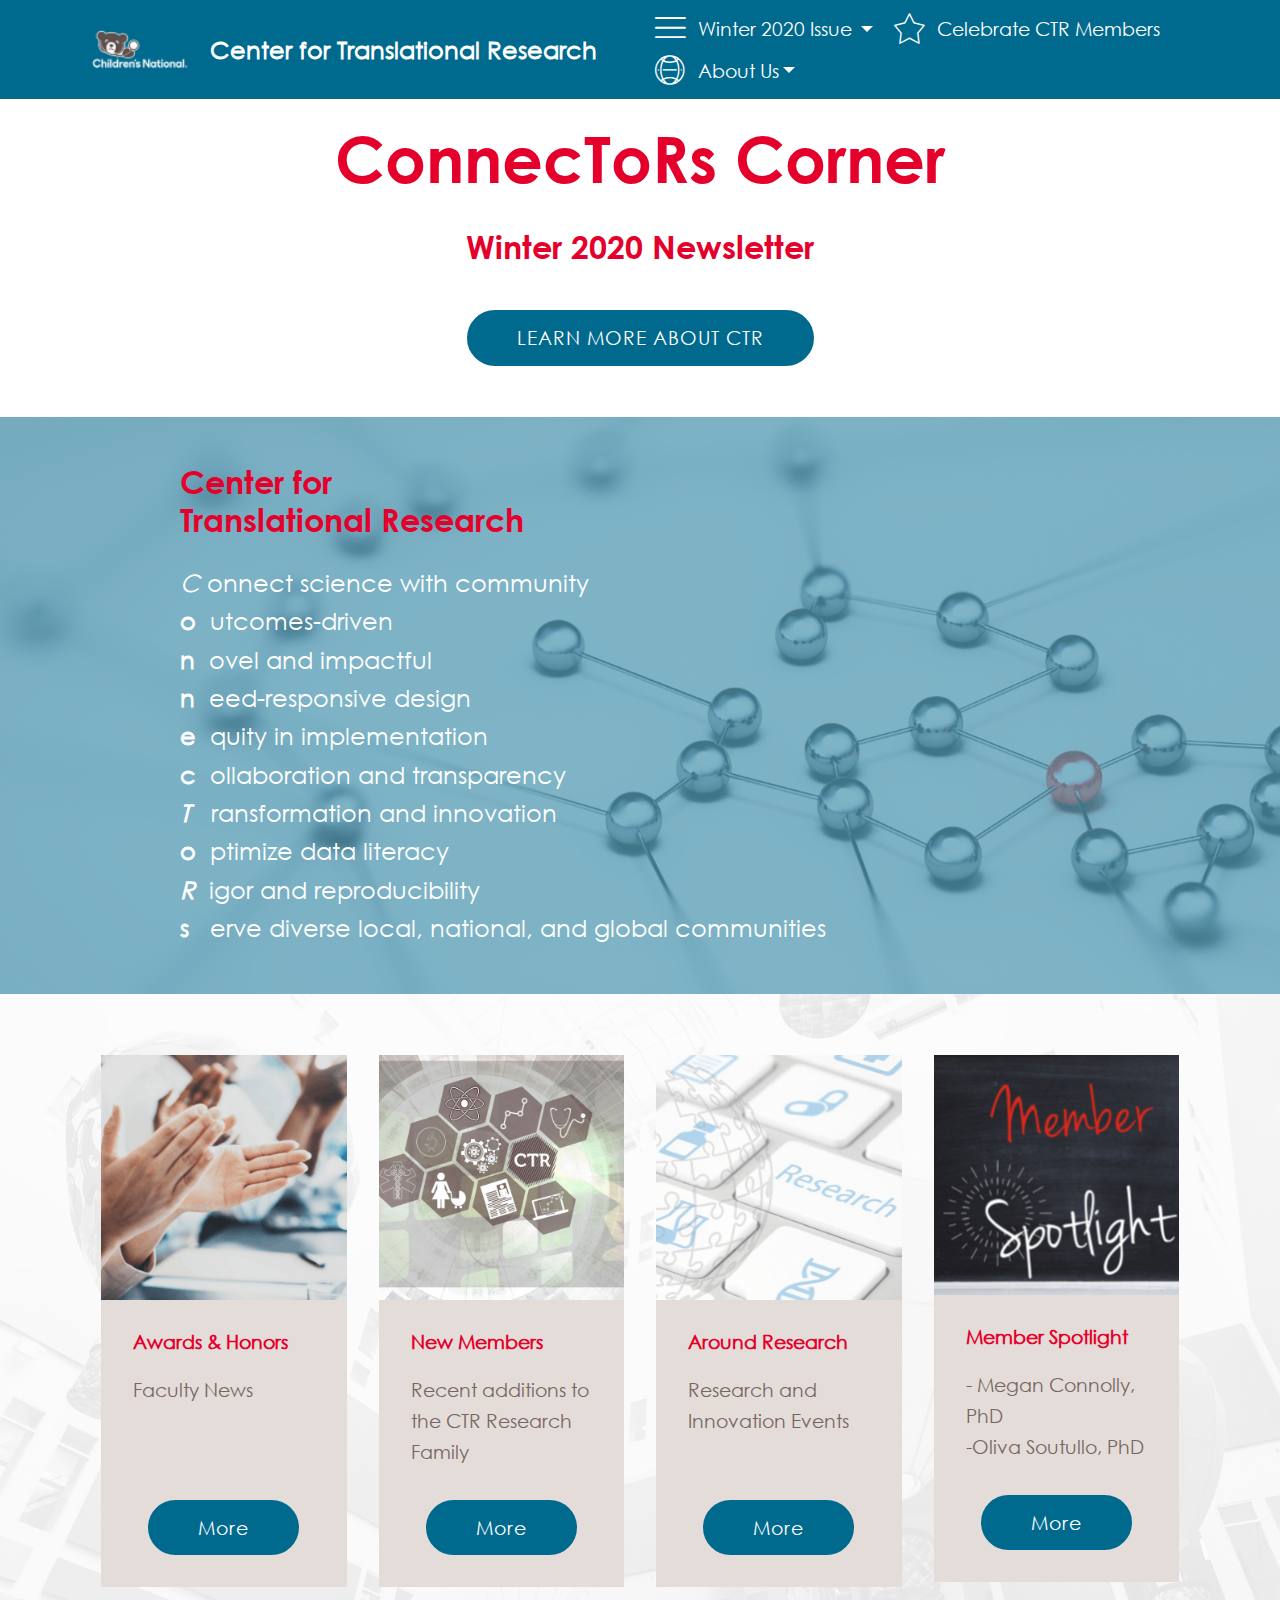
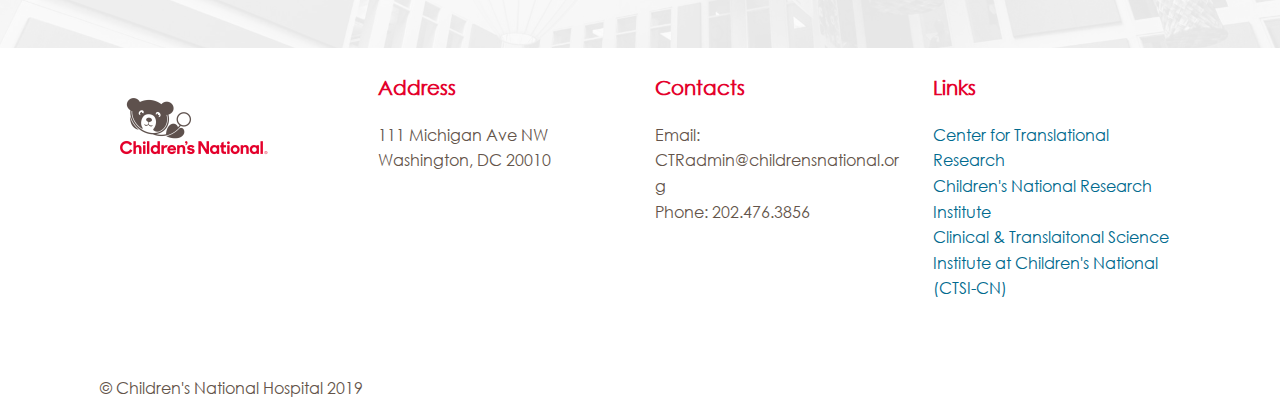
<file: index.html>
<!DOCTYPE html>
<html  >
<head>
  <!-- Site made with Mobirise Website Builder v4.11.2, https://mobirise.com -->
  <meta charset="UTF-8">
  <meta http-equiv="X-UA-Compatible" content="IE=edge">
  <meta name="generator" content="Mobirise v4.11.2, mobirise.com">
  <meta name="viewport" content="width=device-width, initial-scale=1, minimum-scale=1">
  <link rel="shortcut icon" href="assets/images/cn-pr-grad-3c-cmyk-sm-062017-128x85.png" type="image/x-icon">
  <meta name="description" content="">
  
  <title>Center for Translational Research</title>
  <link rel="stylesheet" href="assets/web/assets/mobirise-icons-bold/mobirise-icons-bold.css">
  <link rel="stylesheet" href="assets/web/assets/mobirise-icons/mobirise-icons.css">
  <link rel="stylesheet" href="assets/bootstrap/css/bootstrap.min.css">
  <link rel="stylesheet" href="assets/bootstrap/css/bootstrap-grid.min.css">
  <link rel="stylesheet" href="assets/bootstrap/css/bootstrap-reboot.min.css">
  <link rel="stylesheet" href="assets/tether/tether.min.css">
  <link rel="stylesheet" href="assets/dropdown/css/style.css">
  <link rel="stylesheet" href="assets/socicon/css/styles.css">
  <link rel="stylesheet" href="assets/theme/css/style.css">
  <link href="assets/fonts/style.css" rel="stylesheet">
  <link rel="preload" as="style" href="assets/mobirise/css/mbr-additional.css"><link rel="stylesheet" href="assets/mobirise/css/mbr-additional.css" type="text/css">
  
  
  
</head>
<body>
  <section class="menu cid-qTkzRZLJNu" once="menu" id="menu1-0">

    

    <nav class="navbar navbar-expand beta-menu navbar-dropdown align-items-center navbar-fixed-top navbar-toggleable-sm">
        <button class="navbar-toggler navbar-toggler-right" type="button" data-toggle="collapse" data-target="#navbarSupportedContent" aria-controls="navbarSupportedContent" aria-expanded="false" aria-label="Toggle navigation">
            <div class="hamburger">
                <span></span>
                <span></span>
                <span></span>
                <span></span>
            </div>
        </button>
        <div class="menu-logo">
            <div class="navbar-brand">
                <span class="navbar-logo">
                    <a href="https://childrensnational.org">
                         <img src="assets/images/cn-master-ol-whttxt-rgb-hires-sm-98x51.png" alt="Mobirise" title="" style="height: 3.8rem;">
                    </a>
                </span>
                <span class="navbar-caption-wrap"><a class="navbar-caption text-white display-5" href="https://childrensnational.org/research-and-education/center-for-translational-research" target="_blank">
                        Center for Translational Research</a></span>
            </div>
        </div>
        <div class="collapse navbar-collapse" id="navbarSupportedContent">
            <ul class="navbar-nav nav-dropdown nav-right" data-app-modern-menu="true"><li class="nav-item dropdown">
                    <a class="nav-link link dropdown-toggle text-white display-4" href="https://childrensnational.org/research-and-education/center-for-translational-research" data-toggle="dropdown-submenu" aria-expanded="true" target="_blank"><span class="mbrib-menu mbr-iconfont mbr-iconfont-btn"></span>Winter 2020 Issue&nbsp;</a><div class="dropdown-menu"><a class="dropdown-item text-white display-4" href="index.html" target="_blank">Homepage<br></a><a class="dropdown-item text-white display-4" href="FacultyNews.html" target="_blank">Faculty News<br></a><a class="dropdown-item text-white display-4" href="AroundResearch.html" target="_blank">Around Research</a><a class="dropdown-item text-white display-4" href="NewCTRMembers.html" aria-expanded="false" target="_blank">New CTR Members</a><a class="dropdown-item text-white display-4" href="CTRSpotlight.html" target="_blank">Member Spotlight</a><a class="dropdown-item text-white display-4" href="Announcements.html" target="_blank">Announcements<br></a><a class="dropdown-item text-white display-4" href="ResearchResources.html" target="_blank">Research Resources<br></a><a class="dropdown-item text-white display-4" href="CTREvents.html" target="_blank">Upcoming Events<br></a><div class="dropdown"><a class="text-white dropdown-item dropdown-toggle display-4" href="https://childrensnational.org/research-and-education/center-for-translational-research" aria-expanded="false" target="_blank" data-toggle="dropdown-submenu">Archived Newsletters<br></a><div class="dropdown-menu dropdown-submenu"><a class="text-white dropdown-item display-4" href="assets/files/CTR_Connectors Corner_Spring 2019.pdf" aria-expanded="false" target="_blank">Spring 2019</a><a class="text-white dropdown-item display-4" href="assets/files/CTR_CC_Summer.2019.pdf" aria-expanded="false" target="_blank">Summer 2019<br></a><a class="text-white dropdown-item display-4" href="https://ctrinfo.github.io/NewsletterF19/" aria-expanded="false" target="_blank">Fall 2019<br></a></div></div></div>
                </li><li class="nav-item"><a class="nav-link link text-white display-4" href="CTRform.html" aria-expanded="false" target="_blank"><span class="mbri-star mbr-iconfont mbr-iconfont-btn"></span>Celebrate CTR Members</a></li><li class="nav-item dropdown">
                     <a class="nav-link link dropdown-toggle text-white display-4" href="https://childrensnational.org/research-and-education/center-for-translational-research" data-toggle="dropdown-submenu" aria-expanded="false"><span class="mbri-globe-2 mbr-iconfont mbr-iconfont-btn"></span>
                        
                        About Us</a><div class="dropdown-menu"><a class="dropdown-item text-white display-4" href="CTRLeadership.html" target="_blank">CTR Leadership</a><a class="dropdown-item text-white display-4" href="https://childrensnational.org/research-and-education/center-for-translational-research" target="_blank">CTR</a></div>
                </li></ul>
            
        </div>
    </nav>
</section>

<section class="engine"><a href="https://mobirise.info/l">free site templates</a></section><section class="cid-qTkA127IK8" id="header2-1">

    

    

    <div class="container align-center">
        <div class="row justify-content-md-center">
            <div class="mbr-white col-md-10">
                <h1 class="mbr-section-title mbr-bold pb-3 mbr-fonts-style display-1"><span style="font-weight: normal;">ConnecToRs Corner</span></h1>
                
                <p class="mbr-text pb-3 mbr-fonts-style display-2">
                    Winter 2020 Newsletter<br></p>
                <div class="mbr-section-btn"><a class="btn btn-md btn-danger display-4" href="https://childrensnational.org/research-and-education/center-for-translational-research" target="_blank">LEARN MORE ABOUT CTR</a></div>
            </div>
        </div>
    </div>
    
</section>

<section class="header1 cid-rIhiPmWmuo" id="header1-54">

    

    <div class="mbr-overlay" style="opacity: 0.5; background-color: rgb(0, 106, 142);">
    </div>

    <div class="container">
        <div class="row justify-content-md-center">
            <div class="mbr-white col-md-10">
                <h1 class="mbr-section-title align-center mbr-bold pb-3 mbr-fonts-style display-2">
                    C<span style="font-weight: normal;">enter for</span> <br>T<span style="font-weight: normal;">ranslational </span>R<span style="font-weight: normal;">esearch</span></h1>
                
                <p class="mbr-text align-center pb-3 mbr-fonts-style display-5"><em>C </em>onnect science with community
<br><strong>o</strong> &nbsp;utcomes-driven&nbsp;<br><strong>n &nbsp;</strong>ovel and impactful
<br><strong>n</strong> &nbsp;eed-responsive design<br><strong>e &nbsp;</strong>quity in implementation
<br><strong>c &nbsp;</strong>ollaboration and transparency
<br><em><strong>T &nbsp;&nbsp;</strong></em>ransformation and innovation
<br><strong>o &nbsp;</strong>ptimize data literacy
<br><em><strong>R</strong></em>&nbsp; igor and reproducibility
<br><strong>s</strong>&nbsp; &nbsp;erve diverse local, national, and global communities</p>
                
            </div>
        </div>
    </div>

</section>

<section class="features3 cid-rBiJ90K1hh" id="features3-n">

    

    <div class="mbr-overlay" style="opacity: 0.9; background-color: rgb(255, 255, 255);">
    </div>
    <div class="container">
        <div class="media-container-row">
            <div class="card p-3 col-12 col-md-6 col-lg-3">
                <div class="card-wrapper">
                    <div class="card-img">
                        <img src="assets/images/1-9-492x380.png" alt="Mobirise" title="">
                    </div>
                    <div class="card-box">
                        <h4 class="card-title mbr-fonts-style display-4"><strong>Awards &amp; Honors</strong></h4>
                        <p class="mbr-text mbr-fonts-style display-4">
                            Faculty News<br>&nbsp;<br><br></p>
                    </div>
                    <div class="mbr-section-btn text-center"><a href="FacultyNews.html" class="btn btn-danger display-4" target="_blank">More</a></div>
                </div>
            </div>

            <div class="card p-3 col-12 col-md-6 col-lg-3">
                <div class="card-wrapper">
                    <div class="card-img">
                        <img src="assets/images/ctr-2-492x380.png" alt="Mobirise" title="">
                    </div>
                    <div class="card-box">
                        <h4 class="card-title mbr-fonts-style display-4"><strong>New Members</strong></h4>
                        <p class="mbr-text mbr-fonts-style display-4">Recent additions to the CTR Research Family<br></p>
                    </div>
                    <div class="mbr-section-btn text-center"><a href="NewCTRMembers.html" class="btn btn-danger display-4" target="_blank">More</a></div>
                </div>
            </div>

            <div class="card p-3 col-12 col-md-6 col-lg-3">
                <div class="card-wrapper">
                    <div class="card-img">
                        <img src="assets/images/ctr-1-492x380.png" alt="Mobirise" title="">
                    </div>
                    <div class="card-box">
                        <h4 class="card-title mbr-fonts-style display-4"><strong>
                            Around Research</strong></h4>
                        <p class="mbr-text mbr-fonts-style display-4">
                            Research and Innovation Events&nbsp;<br><br></p>
                    </div>
                    <div class="mbr-section-btn text-center"><a href="AroundResearch.html" class="btn btn-danger display-4" target="_blank">More</a></div>
                </div>
            </div>

            <div class="card p-3 col-12 col-md-6 col-lg-3">
                <div class="card-wrapper">
                    <div class="card-img">
                        <img src="assets/images/ctr-3-492x380.png" alt="Mobirise" title="">
                    </div>
                    <div class="card-box">
                        <h4 class="card-title mbr-fonts-style display-4"><strong>
                            Member Spotlight</strong></h4>
                        <p class="mbr-text mbr-fonts-style display-4">- Megan Connolly, PhD<br>-Oliva Soutullo, PhD<br></p>
                    </div>
                    <div class="mbr-section-btn text-center"><a href="CTRSpotlight.html" class="btn btn-danger display-4" target="_blank">More</a></div>
                </div>
            </div>
        </div>
    </div>
</section>

<section class="cid-qTkAaeaxX5" id="footer1-2">

    

    

    <div class="container">
        <div class="media-container-row content text-white">
            <div class="col-12 col-md-3">
                <div class="media-wrap">
                    <a href="https://childrensnational.org/">
                        <img src="assets/images/cn-master-rgb-hires-lg-366x192.png" alt="Mobirise" title="">
                    </a>
                </div>
            </div>
            <div class="col-12 col-md-3 mbr-fonts-style display-7">
                <h5 class="pb-3"><strong>
                    Address
                </strong></h5>
                <p class="mbr-text">111 Michigan Ave NW<br>Washington, DC 20010</p>
            </div>
            <div class="col-12 col-md-3 mbr-fonts-style display-7">
                <h5 class="pb-3"><strong>
                    Contacts
                </strong></h5>
                <p class="mbr-text">
                    Email: CTRadmin@childrensnational.org<br>Phone: 202.476.3856&nbsp;<br></p>
            </div>
            <div class="col-12 col-md-3 mbr-fonts-style display-7">
                <h5 class="pb-3"><strong>
                    Links
                </strong></h5>
                <p class="mbr-text"><a href="https://childrensnational.org/research-and-education/center-for-translational-research" target="_blank" class="text-danger">Center for Translational Research</a><br><a href="https://childrensnational.org/research-and-education/about-cri" class="text-danger" target="_blank">Children's National Research Institute</a><br><a href="https://ctsicn.org/" class="text-danger">Clinical &amp; Translaitonal Science Institute at Children's National (CTSI-CN)</a><br><br></p>
            </div>
        </div>
        <div class="footer-lower">
            <div class="media-container-row">
                <div class="col-sm-12">
                    <hr>
                </div>
            </div>
            <div class="media-container-row mbr-white">
                <div class="col-sm-6 copyright">
                    <p class="mbr-text mbr-fonts-style display-7">
                        © Children's National Hospital 2019<br></p>
                </div>
                <div class="col-md-6">
                    
                </div>
            </div>
        </div>
    </div>
</section>


  <script src="assets/web/assets/jquery/jquery.min.js"></script>
  <script src="assets/popper/popper.min.js"></script>
  <script src="assets/bootstrap/js/bootstrap.min.js"></script>
  <script src="assets/tether/tether.min.js"></script>
  <script src="assets/dropdown/js/nav-dropdown.js"></script>
  <script src="assets/dropdown/js/navbar-dropdown.js"></script>
  <script src="assets/touchswipe/jquery.touch-swipe.min.js"></script>
  <script src="assets/smoothscroll/smooth-scroll.js"></script>
  <script src="assets/theme/js/script.js"></script>
  
  
 <div id="scrollToTop" class="scrollToTop mbr-arrow-up"><a style="text-align: center;"><i class="mbr-arrow-up-icon mbr-arrow-up-icon-cm cm-icon cm-icon-smallarrow-up"></i></a></div>
  </body>
</html>
</file>
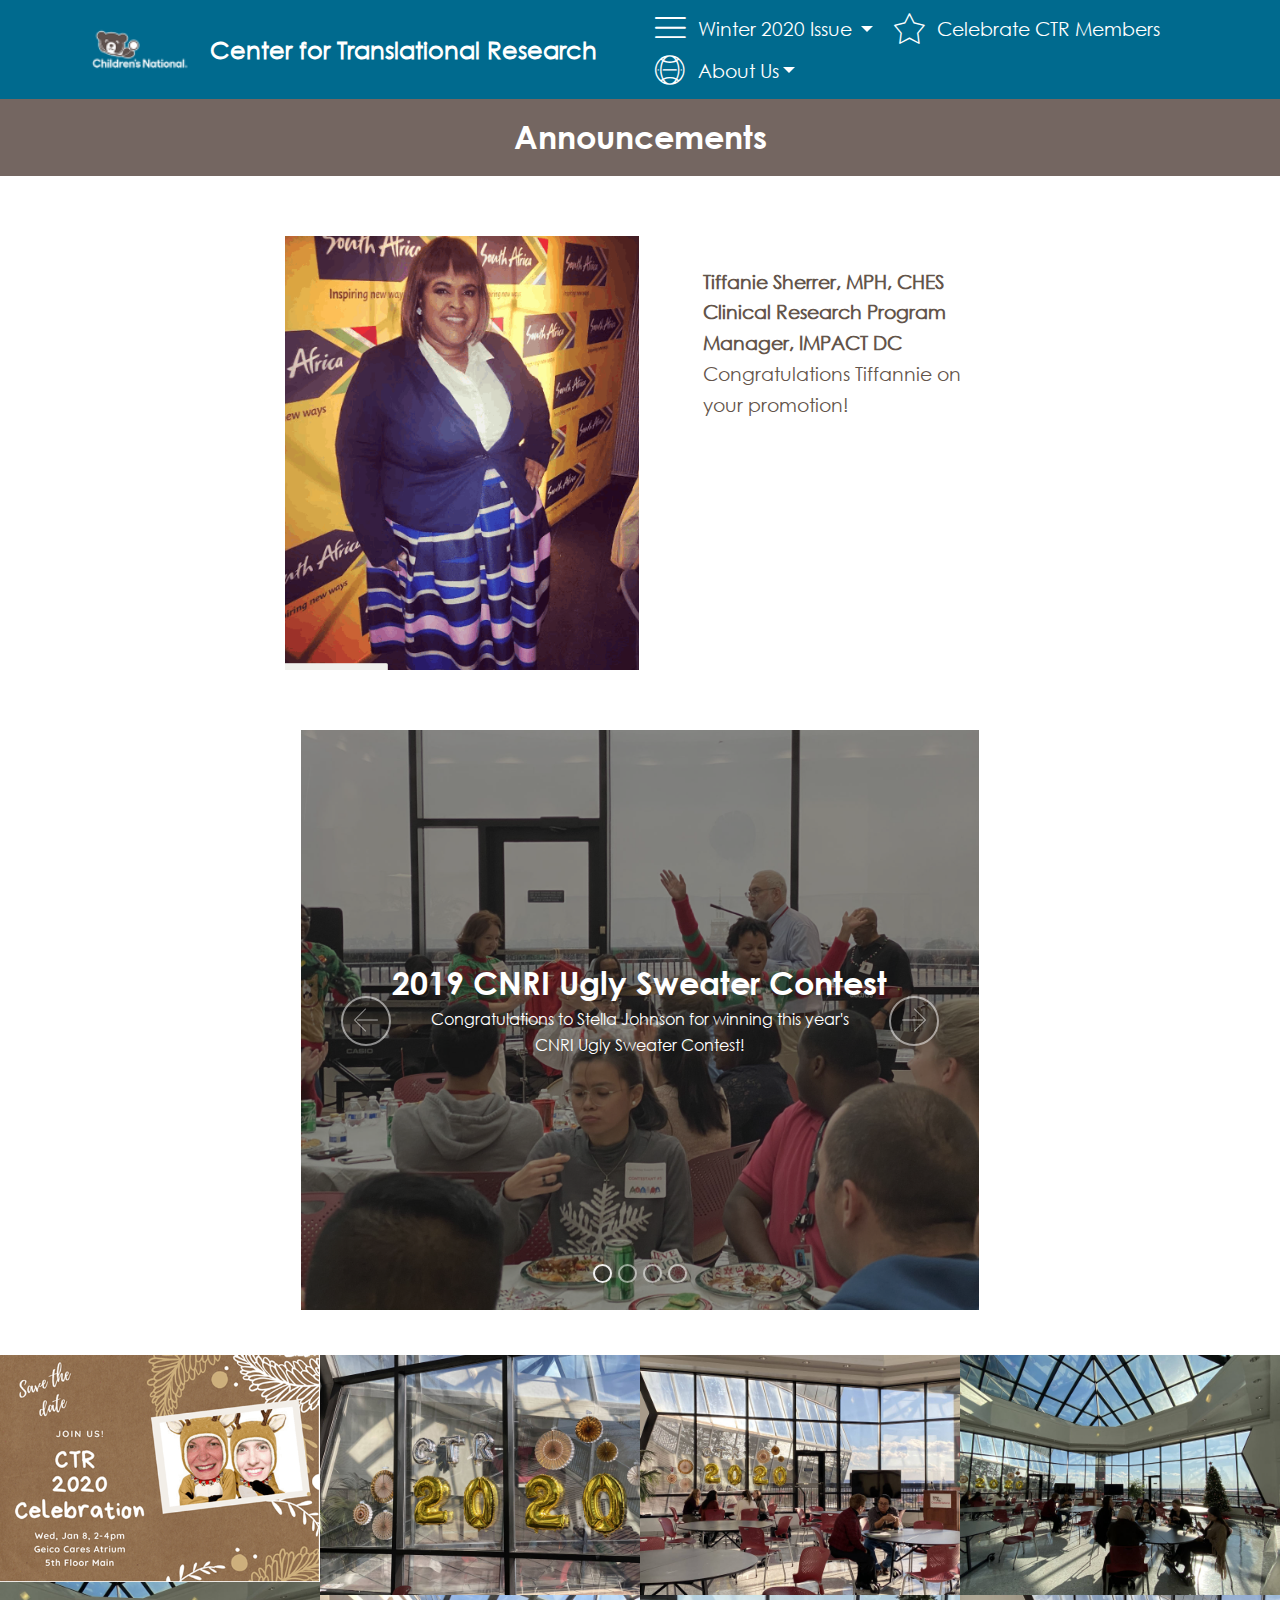
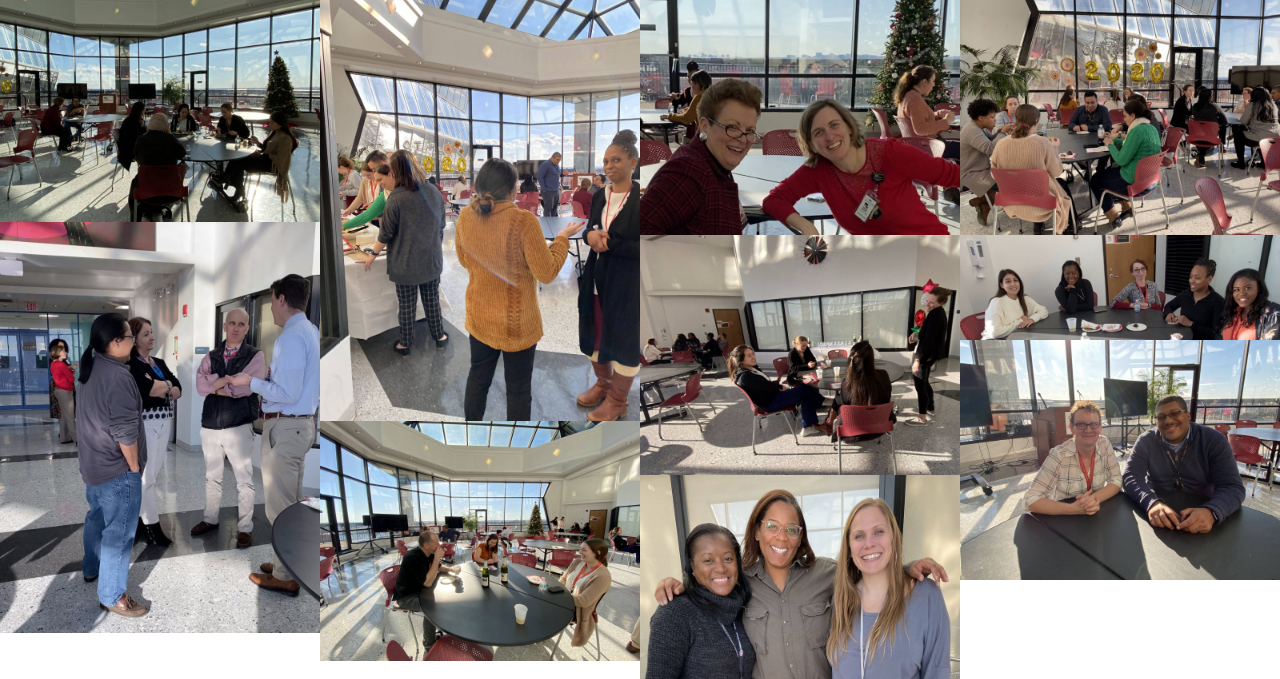
<file: Announcements.html>
<!DOCTYPE html>
<html  >
<head>
  <!-- Site made with Mobirise Website Builder v4.11.2, https://mobirise.com -->
  <meta charset="UTF-8">
  <meta http-equiv="X-UA-Compatible" content="IE=edge">
  <meta name="generator" content="Mobirise v4.11.2, mobirise.com">
  <meta name="viewport" content="width=device-width, initial-scale=1, minimum-scale=1">
  <link rel="shortcut icon" href="assets/images/cn-pr-grad-3c-cmyk-sm-062017-128x85.png" type="image/x-icon">
  <meta name="description" content="Web Page Generator Description">
  
  <title>Announcements</title>
  <link rel="stylesheet" href="assets/web/assets/mobirise-icons-bold/mobirise-icons-bold.css">
  <link rel="stylesheet" href="assets/web/assets/mobirise-icons/mobirise-icons.css">
  <link rel="stylesheet" href="assets/bootstrap/css/bootstrap.min.css">
  <link rel="stylesheet" href="assets/bootstrap/css/bootstrap-grid.min.css">
  <link rel="stylesheet" href="assets/bootstrap/css/bootstrap-reboot.min.css">
  <link rel="stylesheet" href="assets/dropdown/css/style.css">
  <link rel="stylesheet" href="assets/tether/tether.min.css">
  <link rel="stylesheet" href="assets/theme/css/style.css">
  <link rel="stylesheet" href="assets/gallery/style.css">
  <link href="assets/fonts/style.css" rel="stylesheet">
  <link rel="preload" as="style" href="assets/mobirise/css/mbr-additional.css"><link rel="stylesheet" href="assets/mobirise/css/mbr-additional.css" type="text/css">
  
  
  
</head>
<body>
  <section class="menu cid-qTkzRZLJNu" once="menu" id="menu1-2q">

    

    <nav class="navbar navbar-expand beta-menu navbar-dropdown align-items-center navbar-fixed-top navbar-toggleable-sm">
        <button class="navbar-toggler navbar-toggler-right" type="button" data-toggle="collapse" data-target="#navbarSupportedContent" aria-controls="navbarSupportedContent" aria-expanded="false" aria-label="Toggle navigation">
            <div class="hamburger">
                <span></span>
                <span></span>
                <span></span>
                <span></span>
            </div>
        </button>
        <div class="menu-logo">
            <div class="navbar-brand">
                <span class="navbar-logo">
                    <a href="https://childrensnational.org">
                         <img src="assets/images/cn-master-ol-whttxt-rgb-hires-sm-98x51.png" alt="Mobirise" title="" style="height: 3.8rem;">
                    </a>
                </span>
                <span class="navbar-caption-wrap"><a class="navbar-caption text-white display-5" href="https://childrensnational.org/research-and-education/center-for-translational-research" target="_blank">
                        Center for Translational Research</a></span>
            </div>
        </div>
        <div class="collapse navbar-collapse" id="navbarSupportedContent">
            <ul class="navbar-nav nav-dropdown nav-right" data-app-modern-menu="true"><li class="nav-item dropdown open">
                    <a class="nav-link link dropdown-toggle text-white display-4" href="https://childrensnational.org/research-and-education/center-for-translational-research" data-toggle="dropdown-submenu" aria-expanded="true" target="_blank"><span class="mbrib-menu mbr-iconfont mbr-iconfont-btn"></span>Winter 2020 Issue&nbsp;</a><div class="dropdown-menu"><a class="dropdown-item text-white display-4" href="index.html" target="_blank">Homepage<br></a><a class="dropdown-item text-white display-4" href="FacultyNews.html" target="_blank">Faculty News<br></a><a class="dropdown-item text-white display-4" href="AroundResearch.html" target="_blank">Around Research</a><a class="dropdown-item text-white display-4" href="NewCTRMembers.html" aria-expanded="false" target="_blank">New CTR Members</a><a class="dropdown-item text-white display-4" href="CTRSpotlight.html" target="_blank">Member Spotlight</a><a class="dropdown-item text-white display-4" href="Announcements.html" target="_blank">Announcements<br></a><a class="dropdown-item text-white display-4" href="ResearchResources.html" target="_blank">Research Resources<br></a><a class="dropdown-item text-white display-4" href="CTREvents.html" target="_blank">Upcoming Events<br></a><div class="dropdown"><a class="text-white dropdown-item dropdown-toggle display-4" href="https://childrensnational.org/research-and-education/center-for-translational-research" aria-expanded="false" target="_blank" data-toggle="dropdown-submenu">Archived Newsletters<br></a><div class="dropdown-menu dropdown-submenu"><a class="text-white dropdown-item display-4" href="assets/files/CTR_Connectors Corner_Spring 2019.pdf" aria-expanded="false" target="_blank">Spring 2019</a><a class="text-white dropdown-item display-4" href="assets/files/CTR_CC_Summer.2019.pdf" aria-expanded="false" target="_blank">Summer 2019<br></a><a class="text-white dropdown-item display-4" href="https://ctrinfo.github.io/NewsletterF19/" aria-expanded="false" target="_blank">Fall 2019<br></a></div></div></div>
                </li><li class="nav-item"><a class="nav-link link text-white display-4" href="CTRform.html" aria-expanded="false" target="_blank"><span class="mbri-star mbr-iconfont mbr-iconfont-btn"></span>Celebrate CTR Members</a></li><li class="nav-item dropdown">
                     <a class="nav-link link dropdown-toggle text-white display-4" href="https://childrensnational.org/research-and-education/center-for-translational-research" data-toggle="dropdown-submenu" aria-expanded="false"><span class="mbri-globe-2 mbr-iconfont mbr-iconfont-btn"></span>
                        
                        About Us</a><div class="dropdown-menu"><a class="dropdown-item text-white display-4" href="CTRLeadership.html" target="_blank">CTR Leadership</a><a class="dropdown-item text-white display-4" href="https://childrensnational.org/research-and-education/center-for-translational-research" target="_blank">CTR</a></div>
                </li></ul>
            
        </div>
    </nav>
</section>

<section class="engine"><a href="https://mobirise.info">Mobirise</a></section><section class="mbr-section content4 cid-rDyYP5tY82" id="content4-36">

    

    <div class="container">
        <div class="media-container-row">
            <div class="title col-12 col-md-8">
                <h2 class="align-center pb-3 mbr-fonts-style display-2">
                    Announcements</h2>
                
                
            </div>
        </div>
    </div>
</section>

<section class="mbr-section content6 cid-rMr9tvUmAz" id="content6-56">
    
     
    
    <div class="container">
        <div class="media-container-row">
            <div class="col-12 col-md-8">
                <div class="media-container-row">
                    <div class="mbr-figure" style="width: 130%;">
                      <img src="assets/images/tsherrer-417x512.png" alt="Mobirise" title="">  
                    </div>
                    <div class="media-content">
                        <div class="mbr-section-text">
                            <p class="mbr-text mb-0 mbr-fonts-style display-4"><strong><br>Tiffanie Sherrer, MPH, CHES</strong><br><strong>Clinical Research Program Manager, IMPACT DC</strong>&nbsp; <br>Congratulations Tiffannie on your promotion!<br>
                            </p>
                        </div>
                    </div>
                </div>
            </div>
        </div>
    </div>
</section>

<section class="carousel slide cid-rMwu3TBmzS" data-interval="false" id="slider2-5j">

    
    <div class="container content-slider">
        <div class="content-slider-wrap">
            <div><div class="mbr-slider slide carousel" data-pause="true" data-keyboard="false" data-ride="carousel" data-interval="4000"><ol class="carousel-indicators"><li data-app-prevent-settings="" data-target="#slider2-5j" class=" active" data-slide-to="0"></li><li data-app-prevent-settings="" data-target="#slider2-5j" data-slide-to="1"></li><li data-app-prevent-settings="" data-target="#slider2-5j" data-slide-to="2"></li><li data-app-prevent-settings="" data-target="#slider2-5j" data-slide-to="3"></li></ol><div class="carousel-inner" role="listbox"><div class="carousel-item slider-fullscreen-image active" data-bg-video-slide="false" style="background-image: url(assets/images/photo-dec-13-12-38-56-pm-2000x1500.jpg);"><div class="container container-slide"><div class="image_wrapper"><div class="mbr-overlay" style="background-color: rgb(35, 35, 35);"></div><img src="assets/images/photo-dec-13-12-38-56-pm-2000x1500.jpg" alt="" title=""><div class="carousel-caption justify-content-center"><div class="col-10 align-center"><h2 class="mbr-fonts-style display-2">2019 CNRI Ugly Sweater Contest</h2><p class="lead mbr-text mbr-fonts-style display-7">Congratulations to Stella Johnson for winning this year's <br>CNRI Ugly Sweater Contest!</p></div></div></div></div></div><div class="carousel-item slider-fullscreen-image" data-bg-video-slide="false" style="background-image: url(assets/images/photo-dec-13-12-35-19-pm-2000x1500.jpg);"><div class="container container-slide"><div class="image_wrapper"><div class="mbr-overlay" style="background-color: rgb(35, 35, 35);"></div><img src="assets/images/photo-dec-13-12-35-19-pm-2000x1500.jpg" alt="" title=""><div class="carousel-caption justify-content-center"><div class="col-10 align-center"><p class="lead mbr-text mbr-fonts-style display-7"><strong>Dr. Cleary introduced this year's CNRI Ugly Sweater contestants</strong></p></div></div></div></div></div><div class="carousel-item slider-fullscreen-image" data-bg-video-slide="false" style="background-image: url(assets/images/photo-dec-13-12-38-06-pm-2000x1500.jpg);"><div class="container container-slide"><div class="image_wrapper"><div class="mbr-overlay" style="background-color: rgb(35, 35, 35);"></div><img src="assets/images/photo-dec-13-12-38-06-pm-2000x1500.jpg" alt="" title=""><div class="carousel-caption justify-content-center"><div class="col-10 align-center"><p class="lead mbr-text mbr-fonts-style display-7">Down to the final 3. Stella (left)and Dr. Delot (right) made it to the semi-final round!</p></div></div></div></div></div><div class="carousel-item slider-fullscreen-image" data-bg-video-slide="false" style="background-image: url(assets/images/photo-dec-13-12-40-12-pm-2-2000x2667.jpeg);"><div class="container container-slide"><div class="image_wrapper"><div class="mbr-overlay" style="opacity: 0.1;"></div><img src="assets/images/photo-dec-13-12-40-12-pm-2-2000x2667.jpeg" alt="" title=""><div class="carousel-caption justify-content-center"><div class="col-10 align-center"><p class="lead mbr-text mbr-fonts-style display-7">Left to right: Stella Johnson, Jessica Thompkins, and Natheer Samarraie</p></div></div></div></div></div></div><a data-app-prevent-settings="" class="carousel-control carousel-control-prev" role="button" data-slide="prev" href="#slider2-5j"><span aria-hidden="true" class="mbri-left mbr-iconfont"></span><span class="sr-only">Previous</span></a><a data-app-prevent-settings="" class="carousel-control carousel-control-next" role="button" data-slide="next" href="#slider2-5j"><span aria-hidden="true" class="mbri-right mbr-iconfont"></span><span class="sr-only">Next</span></a></div></div> 
        </div>
    </div>
</section>

<section class="mbr-gallery mbr-slider-carousel cid-rN6dre9URe" id="gallery3-5t">

    

    <div>
        <div><!-- Filter --><!-- Gallery --><div class="mbr-gallery-row"><div class="mbr-gallery-layout-default"><div><div><div class="mbr-gallery-item mbr-gallery-item--p0" data-video-url="false" data-tags="Awesome"><div href="#lb-gallery3-5t" data-slide-to="0" data-toggle="modal"><img src="assets/images/01-08-20-506x359-506x359.png" alt="" title=""><span class="icon-focus"></span></div></div><div class="mbr-gallery-item mbr-gallery-item--p0" data-video-url="false" data-tags="Awesome"><div href="#lb-gallery3-5t" data-slide-to="1" data-toggle="modal"><img src="assets/images/photo-jan-08-1-54-03-pm-2000x1500-800x600.jpg" alt="" title=""><span class="icon-focus"></span></div></div><div class="mbr-gallery-item mbr-gallery-item--p0" data-video-url="false" data-tags="Awesome"><div href="#lb-gallery3-5t" data-slide-to="2" data-toggle="modal"><img src="assets/images/photo-jan-08-2-04-54-pm-2000x1500-800x600.jpg" alt="" title=""><span class="icon-focus"></span></div></div><div class="mbr-gallery-item mbr-gallery-item--p0" data-video-url="false" data-tags="Awesome"><div href="#lb-gallery3-5t" data-slide-to="3" data-toggle="modal"><img src="assets/images/photo-jan-08-2-04-59-pm-2000x1500-800x600.jpg" alt="" title=""><span class="icon-focus"></span></div></div><div class="mbr-gallery-item mbr-gallery-item--p0" data-video-url="false" data-tags="Awesome"><div href="#lb-gallery3-5t" data-slide-to="4" data-toggle="modal"><img src="assets/images/photo-jan-08-2-05-02-pm-2000x1500-800x600.jpg" alt="" title=""><span class="icon-focus"></span></div></div><div class="mbr-gallery-item mbr-gallery-item--p0" data-video-url="false" data-tags="Awesome"><div href="#lb-gallery3-5t" data-slide-to="5" data-toggle="modal"><img src="assets/images/photo-jan-08-2-06-18-pm-2000x2667-800x1067.jpg" alt="" title=""><span class="icon-focus"></span></div></div><div class="mbr-gallery-item mbr-gallery-item--p0" data-video-url="false" data-tags="Awesome"><div href="#lb-gallery3-5t" data-slide-to="6" data-toggle="modal"><img src="assets/images/photo-jan-08-2-11-54-pm-1791x1343-800x600.jpg" alt="" title=""><span class="icon-focus"></span></div></div><div class="mbr-gallery-item mbr-gallery-item--p0" data-video-url="false" data-tags="Awesome"><div href="#lb-gallery3-5t" data-slide-to="7" data-toggle="modal"><img src="assets/images/photo-jan-08-2-13-43-pm-2000x1500-800x600.jpg" alt="" title=""><span class="icon-focus"></span></div></div><div class="mbr-gallery-item mbr-gallery-item--p0" data-video-url="false" data-tags="Awesome"><div href="#lb-gallery3-5t" data-slide-to="8" data-toggle="modal"><img src="assets/images/photo-jan-08-2-34-29-pm-2000x2667-800x1027.jpeg" alt="" title=""><span class="icon-focus"></span></div></div><div class="mbr-gallery-item mbr-gallery-item--p0" data-video-url="false" data-tags="Awesome"><div href="#lb-gallery3-5t" data-slide-to="9" data-toggle="modal"><img src="assets/images/photo-jan-08-2-34-33-pm-2000x1500-800x600.jpeg" alt="" title=""><span class="icon-focus"></span></div></div><div class="mbr-gallery-item mbr-gallery-item--p0" data-video-url="false" data-tags="Awesome"><div href="#lb-gallery3-5t" data-slide-to="10" data-toggle="modal"><img src="assets/images/photo-jan-08-2-35-38-pm-2000x1500-800x264.jpeg" alt="" title=""><span class="icon-focus"></span></div></div><div class="mbr-gallery-item mbr-gallery-item--p0" data-video-url="false" data-tags="Awesome"><div href="#lb-gallery3-5t" data-slide-to="11" data-toggle="modal"><img src="assets/images/photo-jan-08-2-36-28-pm-2000x1500-800x600.jpg" alt="" title=""><span class="icon-focus"></span></div></div><div class="mbr-gallery-item mbr-gallery-item--p0" data-video-url="false" data-tags="Awesome"><div href="#lb-gallery3-5t" data-slide-to="12" data-toggle="modal"><img src="assets/images/photo-jan-08-2-38-00-pm-2000x1500-800x600.jpg" alt="" title=""><span class="icon-focus"></span></div></div><div class="mbr-gallery-item mbr-gallery-item--p0" data-video-url="false" data-tags="Awesome"><div href="#lb-gallery3-5t" data-slide-to="13" data-toggle="modal"><img src="assets/images/photo-jan-08-2-47-29-pm-2000x1273-800x509.jpg" alt="" title=""><span class="icon-focus"></span></div></div></div></div><div class="clearfix"></div></div></div><!-- Lightbox --><div data-app-prevent-settings="" class="mbr-slider modal fade carousel slide" tabindex="-1" data-keyboard="true" data-interval="false" id="lb-gallery3-5t"><div class="modal-dialog"><div class="modal-content"><div class="modal-body"><div class="carousel-inner"><div class="carousel-item active"><img src="assets/images/01-08-20-506x359.png" alt="" title=""></div><div class="carousel-item"><img src="assets/images/photo-jan-08-1-54-03-pm-2000x1500.jpg" alt="" title=""></div><div class="carousel-item"><img src="assets/images/photo-jan-08-2-04-54-pm-2000x1500.jpg" alt="" title=""></div><div class="carousel-item"><img src="assets/images/photo-jan-08-2-04-59-pm-2000x1500.jpg" alt="" title=""></div><div class="carousel-item"><img src="assets/images/photo-jan-08-2-05-02-pm-2000x1500.jpg" alt="" title=""></div><div class="carousel-item"><img src="assets/images/photo-jan-08-2-06-18-pm-2000x2667.jpg" alt="" title=""></div><div class="carousel-item"><img src="assets/images/photo-jan-08-2-11-54-pm-1791x1343.jpg" alt="" title=""></div><div class="carousel-item"><img src="assets/images/photo-jan-08-2-13-43-pm-2000x1500.jpg" alt="" title=""></div><div class="carousel-item"><img src="assets/images/photo-jan-08-2-34-29-pm-2000x2667.jpeg" alt="" title=""></div><div class="carousel-item"><img src="assets/images/photo-jan-08-2-34-33-pm-2000x1500.jpeg" alt="" title=""></div><div class="carousel-item"><img src="assets/images/photo-jan-08-2-35-38-pm-2000x1500.jpeg" alt="" title=""></div><div class="carousel-item"><img src="assets/images/photo-jan-08-2-36-28-pm-2000x1500.jpg" alt="" title=""></div><div class="carousel-item"><img src="assets/images/photo-jan-08-2-38-00-pm-2000x1500.jpg" alt="" title=""></div><div class="carousel-item"><img src="assets/images/photo-jan-08-2-47-29-pm-2000x1273.jpg" alt="" title=""></div></div><a class="carousel-control carousel-control-prev" role="button" data-slide="prev" href="#lb-gallery3-5t"><span class="mbri-left mbr-iconfont" aria-hidden="true"></span><span class="sr-only">Previous</span></a><a class="carousel-control carousel-control-next" role="button" data-slide="next" href="#lb-gallery3-5t"><span class="mbri-right mbr-iconfont" aria-hidden="true"></span><span class="sr-only">Next</span></a><a class="close" href="#" role="button" data-dismiss="modal"><span class="sr-only">Close</span></a></div></div></div></div></div>
    </div>

</section>


  <script src="assets/popper/popper.min.js"></script>
  <script src="assets/web/assets/jquery/jquery.min.js"></script>
  <script src="assets/bootstrap/js/bootstrap.min.js"></script>
  <script src="assets/ytplayer/jquery.mb.ytplayer.min.js"></script>
  <script src="assets/dropdown/js/nav-dropdown.js"></script>
  <script src="assets/dropdown/js/navbar-dropdown.js"></script>
  <script src="assets/touchswipe/jquery.touch-swipe.min.js"></script>
  <script src="assets/vimeoplayer/jquery.mb.vimeo_player.js"></script>
  <script src="assets/smoothscroll/smooth-scroll.js"></script>
  <script src="assets/bootstrapcarouselswipe/bootstrap-carousel-swipe.js"></script>
  <script src="assets/masonry/masonry.pkgd.min.js"></script>
  <script src="assets/imagesloaded/imagesloaded.pkgd.min.js"></script>
  <script src="assets/tether/tether.min.js"></script>
  <script src="assets/theme/js/script.js"></script>
  <script src="assets/gallery/player.min.js"></script>
  <script src="assets/gallery/script.js"></script>
  <script src="assets/slidervideo/script.js"></script>
  
  
 <div id="scrollToTop" class="scrollToTop mbr-arrow-up"><a style="text-align: center;"><i class="mbr-arrow-up-icon mbr-arrow-up-icon-cm cm-icon cm-icon-smallarrow-up"></i></a></div>
  </body>
</html>
</file>
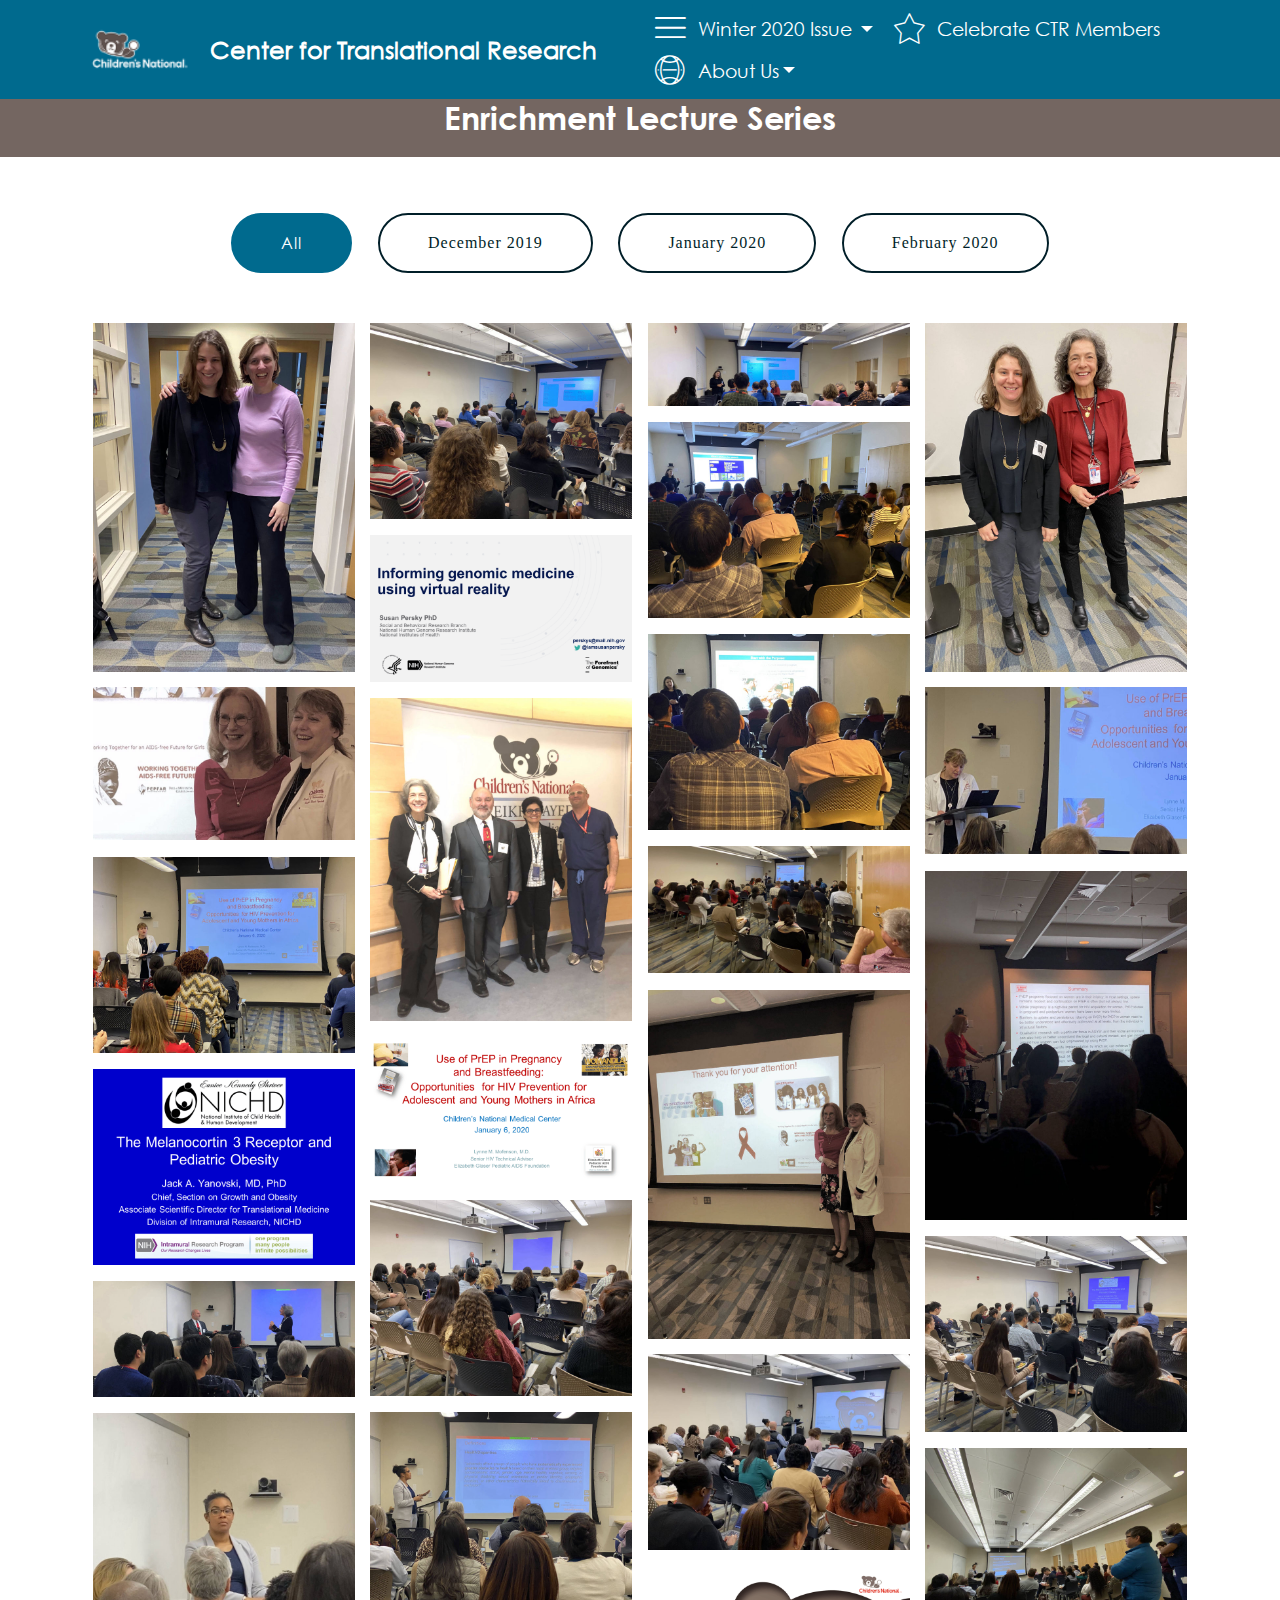
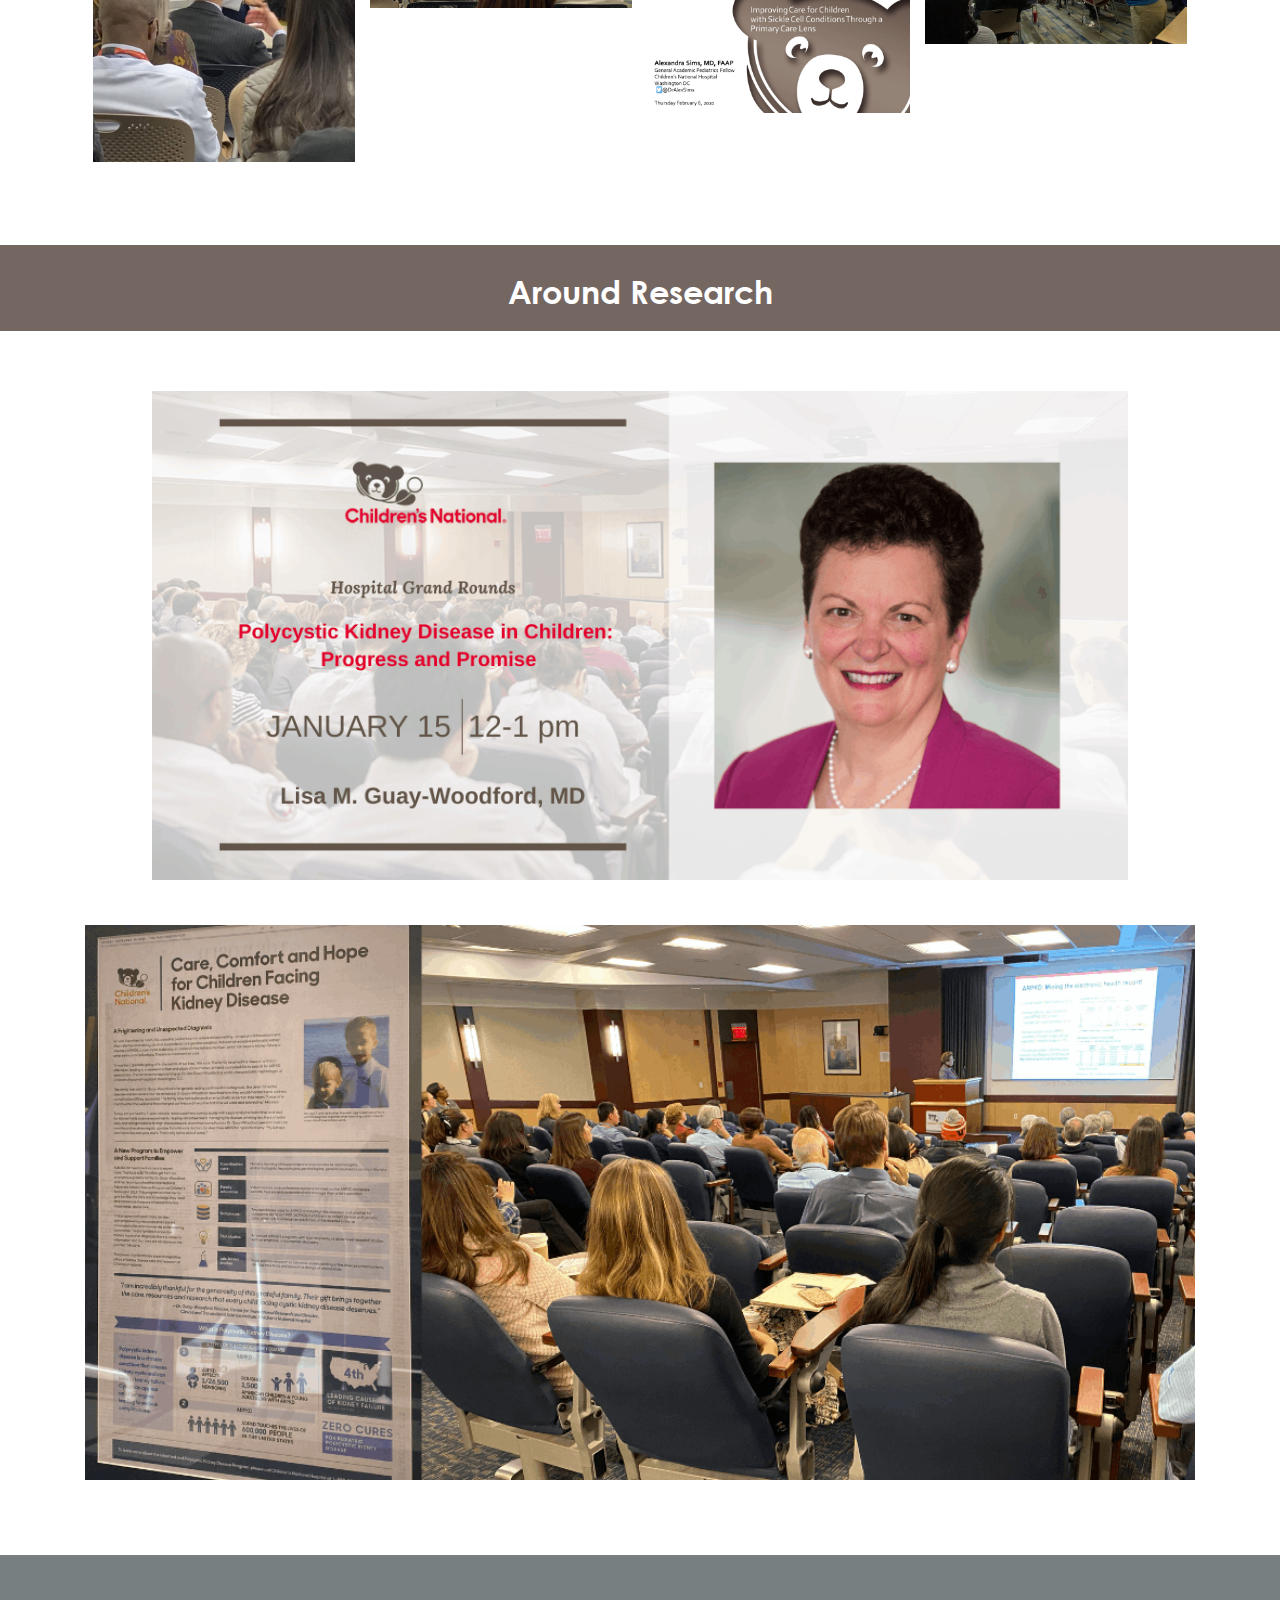
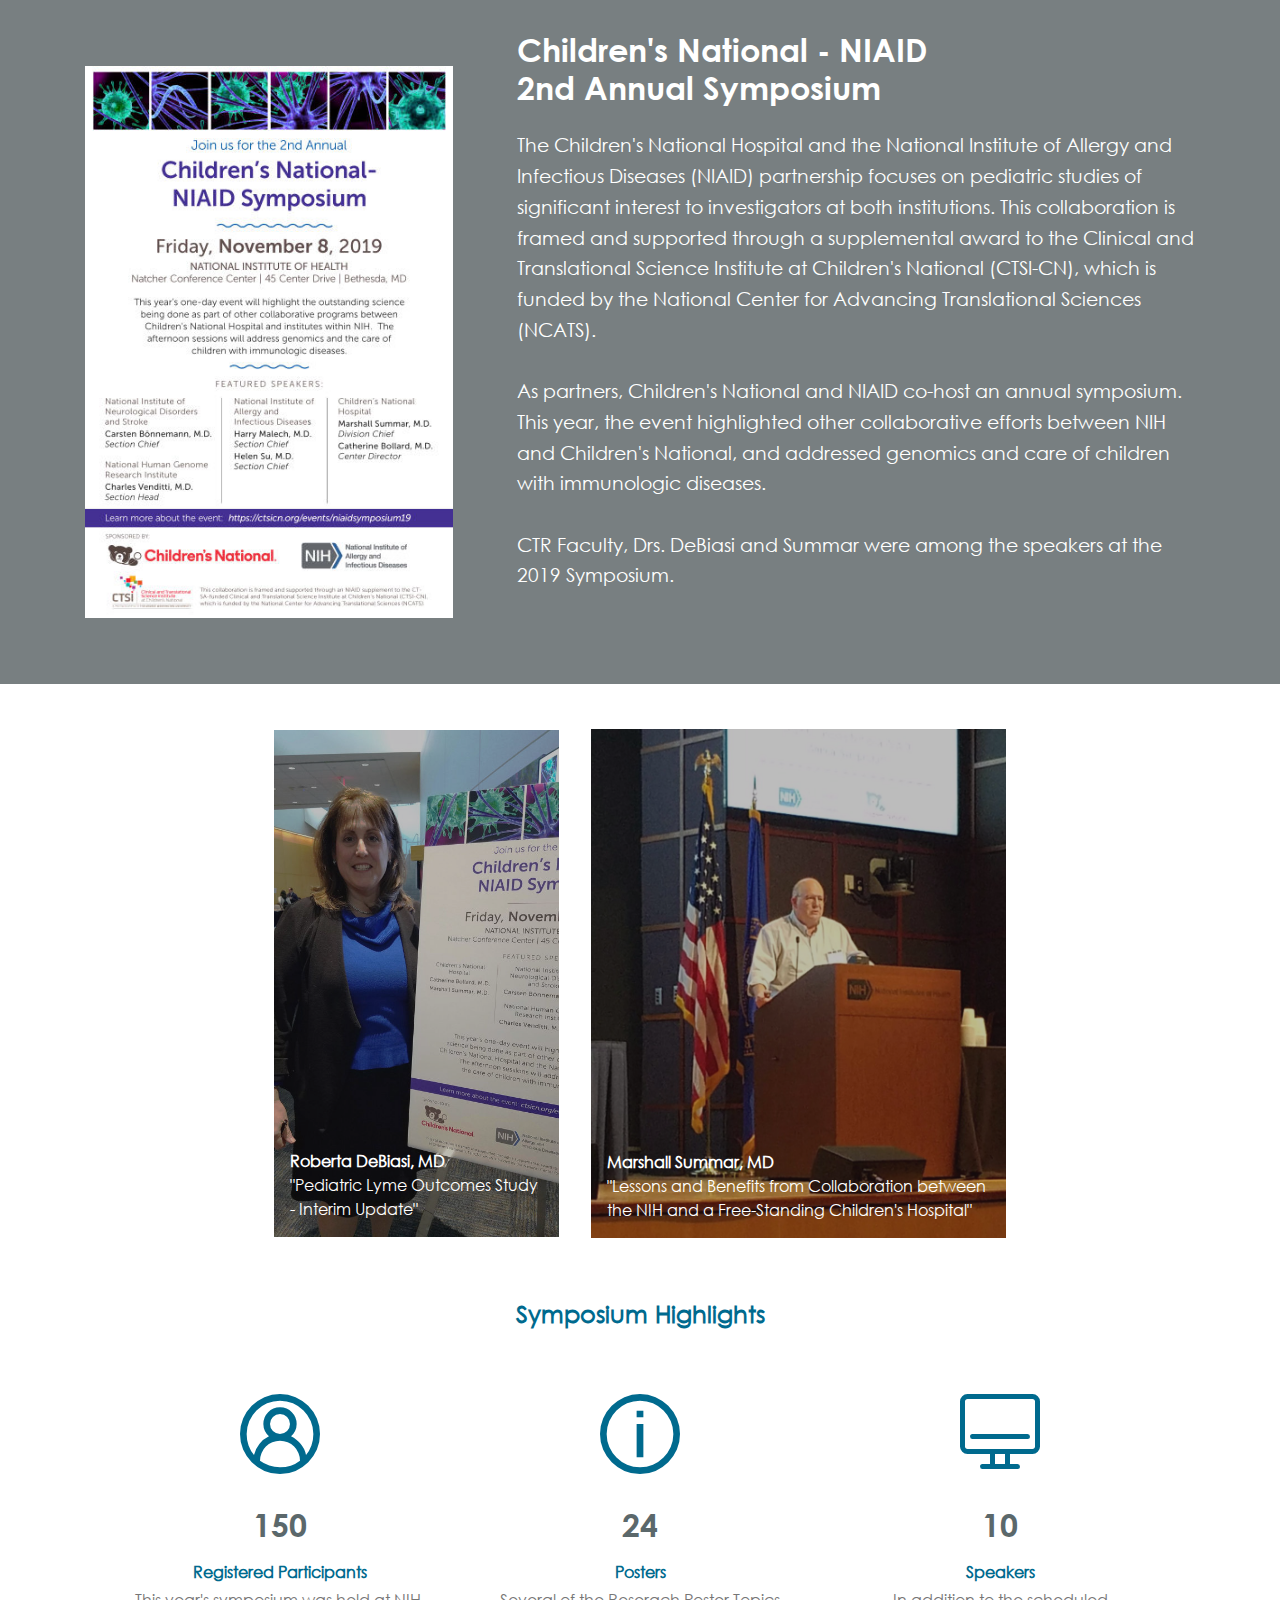
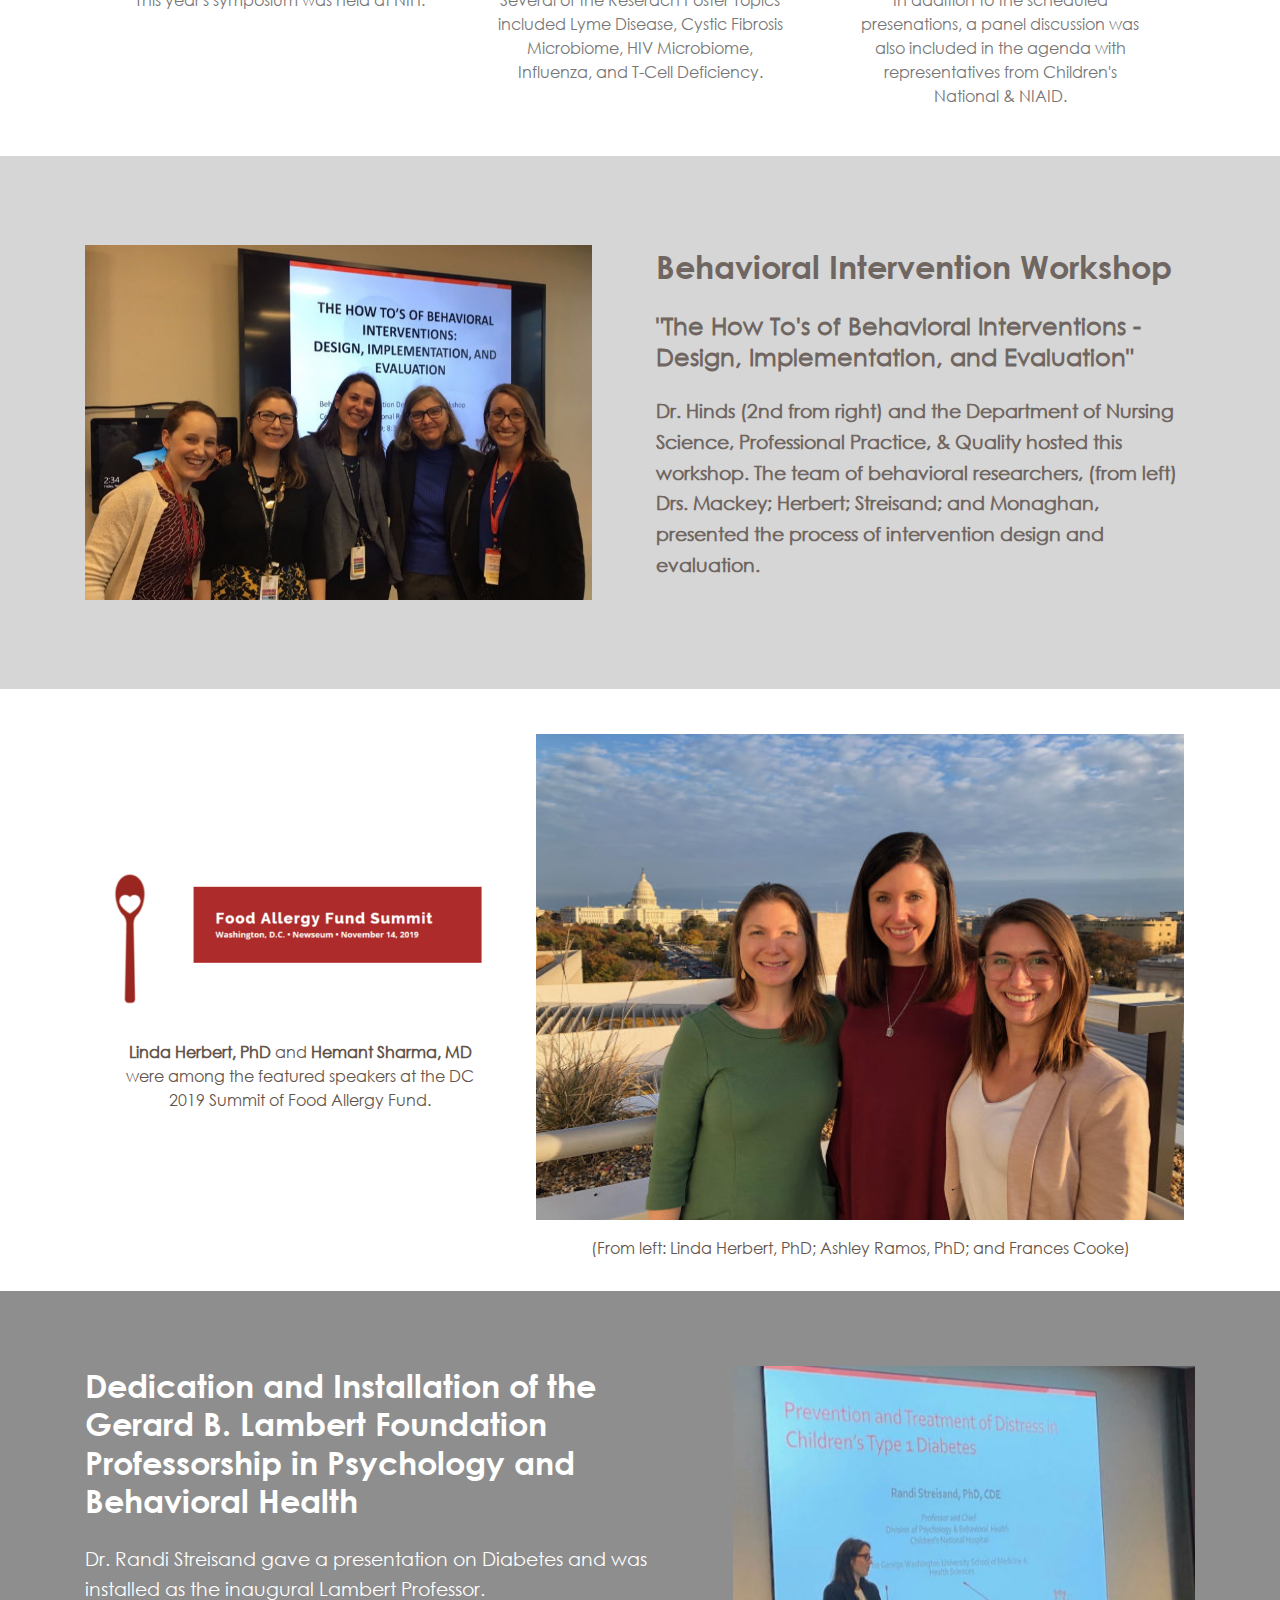
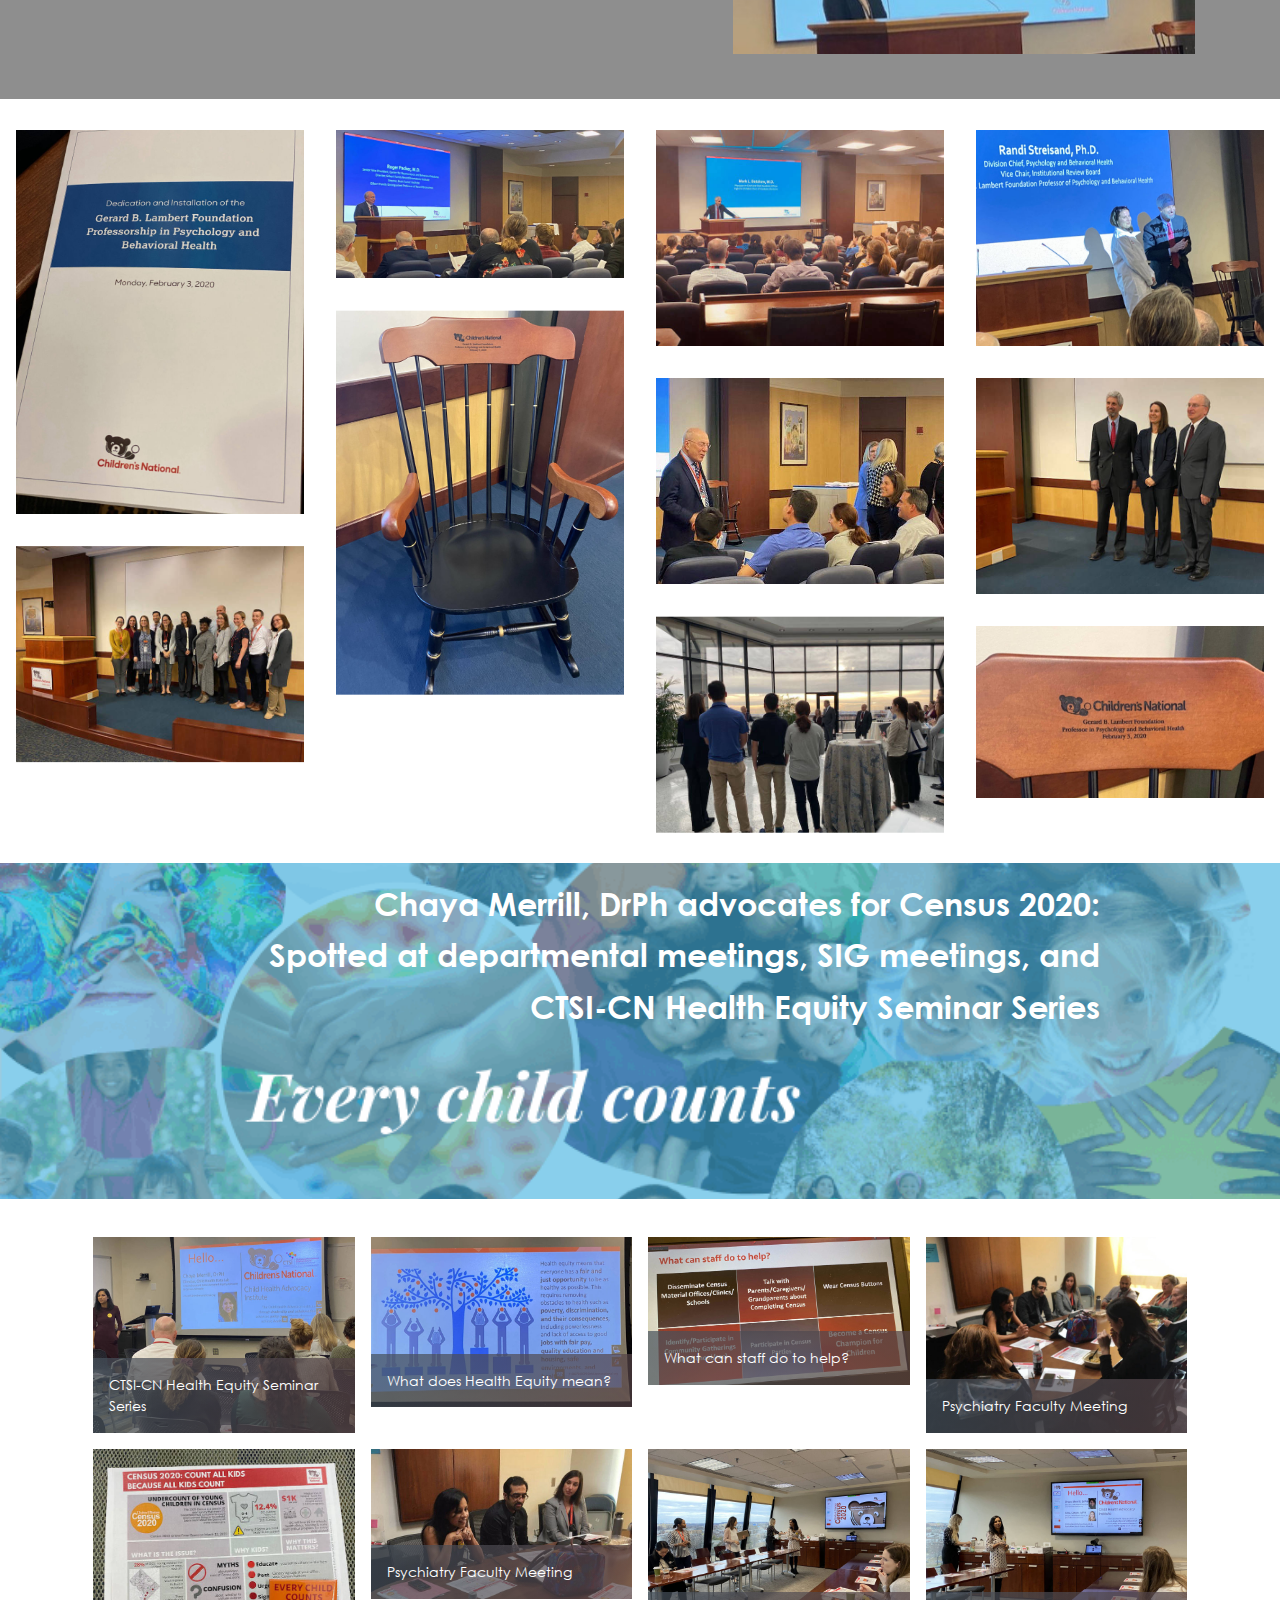
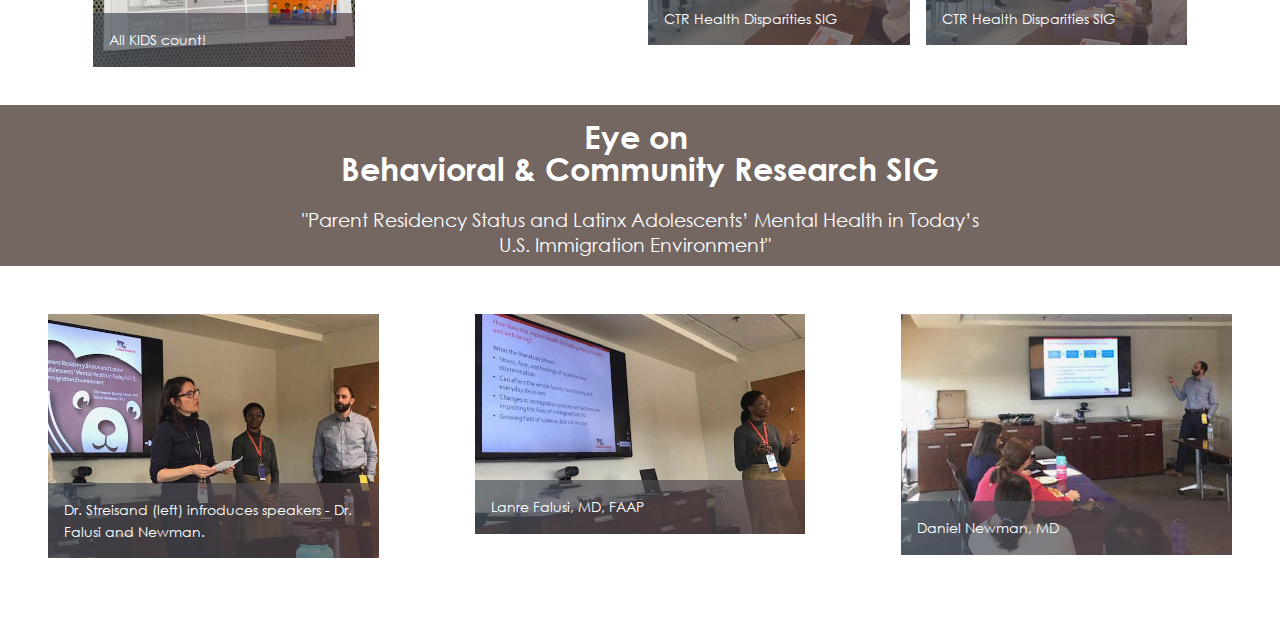
<file: AroundResearch.html>
<!DOCTYPE html>
<html  >
<head>
  <!-- Site made with Mobirise Website Builder v4.11.2, https://mobirise.com -->
  <meta charset="UTF-8">
  <meta http-equiv="X-UA-Compatible" content="IE=edge">
  <meta name="generator" content="Mobirise v4.11.2, mobirise.com">
  <meta name="viewport" content="width=device-width, initial-scale=1, minimum-scale=1">
  <link rel="shortcut icon" href="assets/images/cn-pr-grad-3c-cmyk-sm-062017-128x85.png" type="image/x-icon">
  <meta name="description" content="Web Page Maker Description">
  
  <title>AroundResearch</title>
  <link rel="stylesheet" href="assets/web/assets/mobirise-icons2/mobirise2.css">
  <link rel="stylesheet" href="assets/web/assets/mobirise-icons-bold/mobirise-icons-bold.css">
  <link rel="stylesheet" href="assets/web/assets/mobirise-icons/mobirise-icons.css">
  <link rel="stylesheet" href="assets/bootstrap/css/bootstrap.min.css">
  <link rel="stylesheet" href="assets/bootstrap/css/bootstrap-grid.min.css">
  <link rel="stylesheet" href="assets/bootstrap/css/bootstrap-reboot.min.css">
  <link rel="stylesheet" href="assets/tether/tether.min.css">
  <link rel="stylesheet" href="assets/dropdown/css/style.css">
  <link rel="stylesheet" href="assets/theme/css/style.css">
  <link rel="stylesheet" href="assets/gallery/style.css">
  <link href="assets/fonts/style.css" rel="stylesheet">
  <link rel="preload" as="style" href="assets/mobirise/css/mbr-additional.css"><link rel="stylesheet" href="assets/mobirise/css/mbr-additional.css" type="text/css">
  
  
  
</head>
<body>
  <section class="menu cid-qTkzRZLJNu" once="menu" id="menu1-1d">

    

    <nav class="navbar navbar-expand beta-menu navbar-dropdown align-items-center navbar-fixed-top navbar-toggleable-sm">
        <button class="navbar-toggler navbar-toggler-right" type="button" data-toggle="collapse" data-target="#navbarSupportedContent" aria-controls="navbarSupportedContent" aria-expanded="false" aria-label="Toggle navigation">
            <div class="hamburger">
                <span></span>
                <span></span>
                <span></span>
                <span></span>
            </div>
        </button>
        <div class="menu-logo">
            <div class="navbar-brand">
                <span class="navbar-logo">
                    <a href="https://childrensnational.org">
                         <img src="assets/images/cn-master-ol-whttxt-rgb-hires-sm-98x51.png" alt="Mobirise" title="" style="height: 3.8rem;">
                    </a>
                </span>
                <span class="navbar-caption-wrap"><a class="navbar-caption text-white display-5" href="https://childrensnational.org/research-and-education/center-for-translational-research" target="_blank">
                        Center for Translational Research</a></span>
            </div>
        </div>
        <div class="collapse navbar-collapse" id="navbarSupportedContent">
            <ul class="navbar-nav nav-dropdown nav-right" data-app-modern-menu="true"><li class="nav-item dropdown">
                    <a class="nav-link link dropdown-toggle text-white display-4" href="https://childrensnational.org/research-and-education/center-for-translational-research" data-toggle="dropdown-submenu" aria-expanded="true" target="_blank"><span class="mbrib-menu mbr-iconfont mbr-iconfont-btn"></span>Winter 2020 Issue&nbsp;</a><div class="dropdown-menu"><a class="dropdown-item text-white display-4" href="index.html" target="_blank">Homepage<br></a><a class="dropdown-item text-white display-4" href="FacultyNews.html" target="_blank">Faculty News<br></a><a class="dropdown-item text-white display-4" href="AroundResearch.html" target="_blank">Around Research</a><a class="dropdown-item text-white display-4" href="NewCTRMembers.html" aria-expanded="false" target="_blank">New CTR Members</a><a class="dropdown-item text-white display-4" href="CTRSpotlight.html" target="_blank">Member Spotlight</a><a class="dropdown-item text-white display-4" href="Announcements.html" target="_blank">Announcements<br></a><a class="dropdown-item text-white display-4" href="ResearchResources.html" target="_blank">Research Resources<br></a><a class="dropdown-item text-white display-4" href="CTREvents.html" target="_blank">Upcoming Events<br></a><div class="dropdown"><a class="text-white dropdown-item dropdown-toggle display-4" href="https://childrensnational.org/research-and-education/center-for-translational-research" aria-expanded="false" target="_blank" data-toggle="dropdown-submenu">Archived Newsletters<br></a><div class="dropdown-menu dropdown-submenu"><a class="text-white dropdown-item display-4" href="assets/files/CTR_Connectors Corner_Spring 2019.pdf" aria-expanded="false" target="_blank">Spring 2019</a><a class="text-white dropdown-item display-4" href="assets/files/CTR_CC_Summer.2019.pdf" aria-expanded="false" target="_blank">Summer 2019<br></a><a class="text-white dropdown-item display-4" href="https://ctrinfo.github.io/NewsletterF19/" aria-expanded="false" target="_blank">Fall 2019<br></a></div></div></div>
                </li><li class="nav-item"><a class="nav-link link text-white display-4" href="CTRform.html" aria-expanded="false" target="_blank"><span class="mbri-star mbr-iconfont mbr-iconfont-btn"></span>Celebrate CTR Members</a></li><li class="nav-item dropdown">
                     <a class="nav-link link dropdown-toggle text-white display-4" href="https://childrensnational.org/research-and-education/center-for-translational-research" data-toggle="dropdown-submenu" aria-expanded="false"><span class="mbri-globe-2 mbr-iconfont mbr-iconfont-btn"></span>
                        
                        About Us</a><div class="dropdown-menu"><a class="dropdown-item text-white display-4" href="CTRLeadership.html" target="_blank">CTR Leadership</a><a class="dropdown-item text-white display-4" href="https://childrensnational.org/research-and-education/center-for-translational-research" target="_blank">CTR</a></div>
                </li></ul>
            
        </div>
    </nav>
</section>

<section class="engine"><a href="https://mobirise.info/s">bootstrap themes</a></section><section class="mbr-section content4 cid-rDy9ZAUVOY" id="content4-2z">

    

    <div class="container">
        <div class="media-container-row">
            <div class="title col-12 col-md-8">
                <h2 class="align-center pb-3 mbr-fonts-style display-2">
                    Enrichment Lecture Series</h2>
                
                
            </div>
        </div>
    </div>
</section>

<section class="mbr-section content4 cid-rDyaG03WOK" id="content4-30">

    

    <div class="container">
        <div class="media-container-row">
            <div class="title col-12 col-md-8">
                <h2 class="align-center pb-3 mbr-fonts-style display-2">
                    Enrichment Lecture Series</h2>
                
                
            </div>
        </div>
    </div>
</section>

<section class="mbr-gallery mbr-slider-carousel cid-rMxRVnCeAN" id="gallery2-5m">

    

    <div class="container">
        <div><!-- Filter --><div class="mbr-gallery-filter container gallery-filter-active"><ul buttons="0"><li class="mbr-gallery-filter-all"><a class="btn btn-md btn-danger-outline active display-7" href="">All</a></li></ul></div><!-- Gallery --><div class="mbr-gallery-row"><div class="mbr-gallery-layout-default"><div><div><div class="mbr-gallery-item mbr-gallery-item--p1" data-video-url="false" data-tags="December 2019"><div href="#lb-gallery2-5m" data-slide-to="0" data-toggle="modal"><img src="assets/images/photo-dec-09-1-01-34-pm-2000x2667-800x1067.jpeg" alt="" title=""><span class="icon-focus"></span></div></div><div class="mbr-gallery-item mbr-gallery-item--p1" data-video-url="false" data-tags="December 2019"><div href="#lb-gallery2-5m" data-slide-to="1" data-toggle="modal"><img src="assets/images/photo-dec-09-11-44-51-am-2000x1500-800x600.jpg" alt="" title=""><span class="icon-focus"></span></div></div><div class="mbr-gallery-item mbr-gallery-item--p1" data-video-url="false" data-tags="December 2019"><div href="#lb-gallery2-5m" data-slide-to="2" data-toggle="modal"><img src="assets/images/photo-dec-09-11-51-14-am-2000x1500-800x255.jpeg" alt="" title=""><span class="icon-focus"></span></div></div><div class="mbr-gallery-item mbr-gallery-item--p1" data-video-url="false" data-tags="December 2019"><div href="#lb-gallery2-5m" data-slide-to="3" data-toggle="modal"><img src="assets/images/photo-dec-09-12-02-26-pm-2000x2667-800x1067.jpg" alt="" title=""><span class="icon-focus"></span></div></div><div class="mbr-gallery-item mbr-gallery-item--p1" data-video-url="false" data-tags="December 2019"><div href="#lb-gallery2-5m" data-slide-to="4" data-toggle="modal"><img src="assets/images/photo-dec-09-11-06-19-am-2000x1500-800x600.jpg" alt="" title=""><span class="icon-focus"></span></div></div><div class="mbr-gallery-item mbr-gallery-item--p1" data-video-url="false" data-tags="December 2019"><div href="#lb-gallery2-5m" data-slide-to="5" data-toggle="modal"><img src="assets/images/persky-childrens-dec-9-2019-1280x720-800x450.png" alt="" title=""><span class="icon-focus"></span></div></div><div class="mbr-gallery-item mbr-gallery-item--p1" data-video-url="false" data-tags="December 2019"><div href="#lb-gallery2-5m" data-slide-to="6" data-toggle="modal"><img src="assets/images/photo-dec-09-11-27-14-am-2000x1500-800x600.jpg" alt="" title=""><span class="icon-focus"></span></div></div><div class="mbr-gallery-item mbr-gallery-item--p1" data-video-url="false" data-tags="January 2020"><div href="#lb-gallery2-5m" data-slide-to="7" data-toggle="modal"><img src="assets/images/photo-jan-06-1-00-01-pm-2000x2915-800x470.jpeg" alt="" title=""><span class="icon-focus"></span></div></div><div class="mbr-gallery-item mbr-gallery-item--p1" data-video-url="false" data-tags="January 2020"><div href="#lb-gallery2-5m" data-slide-to="8" data-toggle="modal"><img src="assets/images/photo-jan-06-12-05-17-pm-2000x1500-800x513.jpeg" alt="" title=""><span class="icon-focus"></span></div></div><div class="mbr-gallery-item mbr-gallery-item--p1" data-video-url="false" data-tags="February 2020"><div href="#lb-gallery2-5m" data-slide-to="9" data-toggle="modal"><img src="assets/images/img-0984-1-2000x2667-800x989.jpeg" alt="" title=""><span class="icon-focus"></span></div></div><div class="mbr-gallery-item mbr-gallery-item--p1" data-video-url="false" data-tags="January 2020"><div href="#lb-gallery2-5m" data-slide-to="10" data-toggle="modal"><img src="assets/images/photo-jan-06-12-05-26-pm-2000x1500-800x390.jpeg" alt="" title=""><span class="icon-focus"></span></div></div><div class="mbr-gallery-item mbr-gallery-item--p1" data-video-url="false" data-tags="January 2020"><div href="#lb-gallery2-5m" data-slide-to="11" data-toggle="modal"><img src="assets/images/photo-jan-06-12-06-07-pm-2000x1500-800x600.jpg" alt="" title=""><span class="icon-focus"></span></div></div><div class="mbr-gallery-item mbr-gallery-item--p1" data-video-url="false" data-tags="January 2020"><div href="#lb-gallery2-5m" data-slide-to="12" data-toggle="modal"><img src="assets/images/photo-jan-06-12-50-41-pm-2000x2667-800x1067.jpg" alt="" title=""><span class="icon-focus"></span></div></div><div class="mbr-gallery-item mbr-gallery-item--p1" data-video-url="false" data-tags="January 2020"><div href="#lb-gallery2-5m" data-slide-to="13" data-toggle="modal"><img src="assets/images/photo-jan-06-12-59-58-pm-2000x2667-800x1067.jpg" alt="" title=""><span class="icon-focus"></span></div></div><div class="mbr-gallery-item mbr-gallery-item--p1" data-video-url="false" data-tags="January 2020"><div href="#lb-gallery2-5m" data-slide-to="14" data-toggle="modal"><img src="assets/images/slide1-1280x720-800x450.png" alt="" title=""><span class="icon-focus"></span></div></div><div class="mbr-gallery-item mbr-gallery-item--p1" data-video-url="false" data-tags="February 2020"><div href="#lb-gallery2-5m" data-slide-to="15" data-toggle="modal"><img src="assets/images/slide1-960x720-800x600.png" alt="" title=""><span class="icon-focus"></span></div></div><div class="mbr-gallery-item mbr-gallery-item--p1" data-video-url="false" data-tags="February 2020"><div href="#lb-gallery2-5m" data-slide-to="16" data-toggle="modal"><img src="assets/images/photo-feb-03-12-46-18-pm-2000x1500-800x600.jpg" alt="" title=""><span class="icon-focus"></span></div></div><div class="mbr-gallery-item mbr-gallery-item--p1" data-video-url="false" data-tags="February 2020"><div href="#lb-gallery2-5m" data-slide-to="17" data-toggle="modal"><img src="assets/images/photo-feb-03-12-02-29-pm-2000x1500-800x600.jpg" alt="" title=""><span class="icon-focus"></span></div></div><div class="mbr-gallery-item mbr-gallery-item--p1" data-video-url="false" data-tags="February 2020"><div href="#lb-gallery2-5m" data-slide-to="18" data-toggle="modal"><img src="assets/images/img-0976-1-2000x888-800x355.jpg" alt="" title=""><span class="icon-focus"></span></div></div><div class="mbr-gallery-item mbr-gallery-item--p1" data-video-url="false" data-tags="February 2020"><div href="#lb-gallery2-5m" data-slide-to="19" data-toggle="modal"><img src="assets/images/photo-feb-06-11-06-03-am-2000x1500-800x600.jpg" alt="" title=""><span class="icon-focus"></span></div></div><div class="mbr-gallery-item mbr-gallery-item--p1" data-video-url="false" data-tags="February 2020"><div href="#lb-gallery2-5m" data-slide-to="20" data-toggle="modal"><img src="assets/images/photo-feb-06-11-12-53-am-2000x1500-800x600.jpg" alt="" title=""><span class="icon-focus"></span></div></div><div class="mbr-gallery-item mbr-gallery-item--p1" data-video-url="false" data-tags="February 2020"><div href="#lb-gallery2-5m" data-slide-to="21" data-toggle="modal"><img src="assets/images/photo-feb-06-11-37-10-am-2000x2667-800x1067.jpg" alt="" title=""><span class="icon-focus"></span></div></div><div class="mbr-gallery-item mbr-gallery-item--p1" data-video-url="false" data-tags="February 2020"><div href="#lb-gallery2-5m" data-slide-to="22" data-toggle="modal"><img src="assets/images/photo-feb-06-11-38-32-am-2000x1500-800x600.jpg" alt="" title=""><span class="icon-focus"></span></div></div><div class="mbr-gallery-item mbr-gallery-item--p1" data-video-url="false" data-tags="February 2020"><div href="#lb-gallery2-5m" data-slide-to="23" data-toggle="modal"><img src="assets/images/cn-feb-2020-sickle-cell-a-sims-1280x720-800x450.png" alt="" title=""><span class="icon-focus"></span></div></div></div></div><div class="clearfix"></div></div></div><!-- Lightbox --><div data-app-prevent-settings="" class="mbr-slider modal fade carousel slide" tabindex="-1" data-keyboard="true" data-interval="false" id="lb-gallery2-5m"><div class="modal-dialog"><div class="modal-content"><div class="modal-body"><div class="carousel-inner"><div class="carousel-item"><img src="assets/images/photo-dec-09-1-01-34-pm-2000x2667.jpeg" alt="" title=""></div><div class="carousel-item"><img src="assets/images/photo-dec-09-11-44-51-am-2000x1500.jpg" alt="" title=""></div><div class="carousel-item"><img src="assets/images/photo-dec-09-11-51-14-am-2000x1500.jpeg" alt="" title=""></div><div class="carousel-item"><img src="assets/images/photo-dec-09-12-02-26-pm-2000x2667.jpg" alt="" title=""></div><div class="carousel-item"><img src="assets/images/photo-dec-09-11-06-19-am-2000x1500.jpg" alt="" title=""></div><div class="carousel-item"><img src="assets/images/persky-childrens-dec-9-2019-1280x720.png" alt="" title=""></div><div class="carousel-item"><img src="assets/images/photo-dec-09-11-27-14-am-2000x1500.jpg" alt="" title=""></div><div class="carousel-item"><img src="assets/images/photo-jan-06-1-00-01-pm-2000x2915.jpeg" alt="" title=""></div><div class="carousel-item"><img src="assets/images/photo-jan-06-12-05-17-pm-2000x1500.jpeg" alt="" title=""></div><div class="carousel-item"><img src="assets/images/img-0984-1-2000x2667.jpeg" alt="" title=""></div><div class="carousel-item"><img src="assets/images/photo-jan-06-12-05-26-pm-2000x1500.jpeg" alt="" title=""></div><div class="carousel-item"><img src="assets/images/photo-jan-06-12-06-07-pm-2000x1500.jpg" alt="" title=""></div><div class="carousel-item"><img src="assets/images/photo-jan-06-12-50-41-pm-2000x2667.jpg" alt="" title=""></div><div class="carousel-item"><img src="assets/images/photo-jan-06-12-59-58-pm-2000x2667.jpg" alt="" title=""></div><div class="carousel-item"><img src="assets/images/slide1-1280x720.png" alt="" title=""></div><div class="carousel-item active"><img src="assets/images/slide1-960x720.png" alt="" title=""></div><div class="carousel-item"><img src="assets/images/photo-feb-03-12-46-18-pm-2000x1500.jpg" alt="" title=""></div><div class="carousel-item"><img src="assets/images/photo-feb-03-12-02-29-pm-2000x1500.jpg" alt="" title=""></div><div class="carousel-item"><img src="assets/images/img-0976-1-2000x888.jpg" alt="" title=""></div><div class="carousel-item"><img src="assets/images/photo-feb-06-11-06-03-am-2000x1500.jpg" alt="" title=""></div><div class="carousel-item"><img src="assets/images/photo-feb-06-11-12-53-am-2000x1500.jpg" alt="" title=""></div><div class="carousel-item"><img src="assets/images/photo-feb-06-11-37-10-am-2000x2667.jpg" alt="" title=""></div><div class="carousel-item"><img src="assets/images/photo-feb-06-11-38-32-am-2000x1500.jpg" alt="" title=""></div><div class="carousel-item"><img src="assets/images/cn-feb-2020-sickle-cell-a-sims-1280x720.png" alt="" title=""></div></div><a class="carousel-control carousel-control-prev" role="button" data-slide="prev" href="#lb-gallery2-5m"><span class="mbri-left mbr-iconfont" aria-hidden="true"></span><span class="sr-only">Previous</span></a><a class="carousel-control carousel-control-next" role="button" data-slide="next" href="#lb-gallery2-5m"><span class="mbri-right mbr-iconfont" aria-hidden="true"></span><span class="sr-only">Next</span></a><a class="close" href="#" role="button" data-dismiss="modal"><span class="sr-only">Close</span></a></div></div></div></div></div>
    </div>

</section>

<section class="mbr-section content4 cid-rCr3aJLLW8" id="content4-1v">

    

    <div class="container">
        <div class="media-container-row">
            <div class="title col-12 col-md-8">
                <h2 class="align-center pb-3 mbr-fonts-style display-2">
                    Around Research</h2>
                
                
            </div>
        </div>
    </div>
</section>

<section class="cid-rOq6sN8iCs" id="image3-6q">

    

    <figure class="mbr-figure container">
            <div class="image-block" style="width: 88%;">
                <img src="assets/images/ctsicn-twitter-events-16-1024x512.png" width="1400" alt="Mobirise" title="">
                
            </div>
    </figure>
</section>

<section class="cid-rOq4SeqlI9" id="image3-6n">

    

    <figure class="mbr-figure container">
            <div class="image-block" style="width: 100%;">
                <img src="assets/images/lgw-grandrounds-1024x512.png" width="1400" alt="Mobirise" title="">
                
            </div>
    </figure>
</section>

<section class="header3 cid-rDycF79vKH mbr-parallax-background" id="header3-35">

    

    <div class="mbr-overlay" style="opacity: 0.7; background-color: rgb(70, 80, 82);">
    </div>

    <div class="container">
        <div class="media-container-row">
            <div class="mbr-figure" style="width: 60%;">
                <img src="assets/images/cn-niaid-24x36poster-19-408x612.jpg" alt="Mobirise" title="">
            </div>

            <div class="media-content">
                <h1 class="mbr-section-title mbr-white pb-3 mbr-fonts-style display-2">
                    Children's National - NIAID <br>2nd Annual Symposium</h1>
                
                <div class="mbr-section-text mbr-white pb-3 ">
                    <p class="mbr-text mbr-fonts-style display-4">The Children's National Hospital and the National Institute of Allergy and Infectious Diseases (NIAID) partnership focuses on pediatric studies of significant interest to investigators at both institutions. This collaboration is framed and supported through a supplemental award to the Clinical and Translational Science Institute at Children's National (CTSI-CN), which is funded by the National Center for Advancing Translational Sciences (NCATS). <br><br>As partners, Children's National and NIAID co-host an annual symposium. This year, the event highlighted other collaborative efforts between NIH and Children's National, and addressed genomics and care of children with immunologic diseases.<br><br>CTR Faculty, Drs. DeBiasi and Summar were among the speakers at the 2019 Symposium.<br><br>  </p>
                </div>
                
            </div>
        </div>
    </div>

</section>

<section class="cid-rMrsfjxh2o" id="content15-59">
    
    <div class="container">
            <div class="media-container-row" style="width: 66%;">
                <div class="img-item item1" style="width: 73%;">
                    <div class="img-cont">
                        <div class="mbr-overlay" style="opacity: 0.3; background-color: rgb(35, 35, 35);"></div>
                        <img src="assets/images/rdebiasi-2-512x910.jpg" alt="" title="">
                        <div class="img-caption">
                            <p class="mbr-fonts-style align-left mbr-white display-7"><strong>
                                Roberta DeBiasi, MD</strong><br>"Pediatric Lyme Outcomes Study - Interim Update"</p>
                        </div>
                    </div>

                </div>
                <div class="img-item">
                    <div class="img-cont">
                        <div class="mbr-overlay" style="opacity: 0.3; background-color: rgb(35, 35, 35);"></div>
                        <img src="assets/images/20191108-93551-888x1579.jpeg" alt="" title="">
                        <div class="img-caption">
                            <p class="mbr-fonts-style align-left mbr-white display-7"><strong>
                                Marshall Summar, MD</strong><br>"Lessons and Benefits from Collaboration between the NIH and a Free-Standing Children's Hospital"</p>
                        </div>
                    </div>
                </div>
            </div>
    </div>
</section>

<section class="counters1 counters cid-rMrvjImeZY" id="counters1-5a">

    

    

    <div class="container">
        
        <h3 class="mbr-section-subtitle mbr-fonts-style display-5"><strong>
            Symposium Highlights</strong></h3>

        <div class="container pt-4 mt-2">
            <div class="media-container-row">
                <div class="card p-3 align-center col-12 col-md-6 col-lg-4">
                    <div class="panel-item p-3">
                        <div class="card-img pb-3">
                            <span class="mbr-iconfont mobi-mbri-user-2 mobi-mbri" style="color: rgb(0, 106, 142); fill: rgb(0, 106, 142);"></span>
                        </div>

                        <div class="card-text">
                            <h3 class="count pt-3 pb-3 mbr-fonts-style display-2">
                                  150</h3>
                            <h4 class="mbr-content-title mbr-bold mbr-fonts-style display-7">Registered Participants</h4>
                            <p class="mbr-content-text mbr-fonts-style display-7">
                                This year's symposium was held at NIH.<br><br><br><br></p>
                        </div>
                    </div>
                </div>


                <div class="card p-3 align-center col-12 col-md-6 col-lg-4">
                    <div class="panel-item p-3">
                        <div class="card-img pb-3">
                            <span class="mbr-iconfont mobi-mbri-info mobi-mbri" style="color: rgb(0, 106, 142); fill: rgb(0, 106, 142);"></span>
                        </div>
                        <div class="card-text">
                            <h3 class="count pt-3 pb-3 mbr-fonts-style display-2">
                                  24</h3>
                            <h4 class="mbr-content-title mbr-bold mbr-fonts-style display-7">
                                Posters</h4>
                            <p class="mbr-content-text mbr-fonts-style display-7">Several of the Reserach Poster Topics included Lyme Disease, Cystic Fibrosis Microbiome, HIV Microbiome, Influenza, and T-Cell Deficiency.<br><br></p>
                        </div>
                    </div>
                </div>

                <div class="card p-3 align-center col-12 col-md-6 col-lg-4">
                    <div class="panel-item p-3">
                        <div class="card-img pb-3">
                            <span class="mbr-iconfont mbrib-desktop" style="color: rgb(0, 106, 142); fill: rgb(0, 106, 142);"></span>
                        </div>
                        <div class="card-text">
                            <h3 class="count pt-3 pb-3 mbr-fonts-style display-2">
                                  10</h3>
                            <h4 class="mbr-content-title mbr-bold mbr-fonts-style display-7">
                                Speakers</h4>
                            <p class="mbr-content-text mbr-fonts-style display-7">In addition to the scheduled presenations, a panel discussion was also included in the agenda with representatives from Children's National &amp; NIAID.</p>
                        </div>
                    </div>
                </div>


                
            </div>
        </div>
   </div>
</section>

<section class="header3 cid-rESgv3cTnk mbr-parallax-background" id="header3-4q">

    

    <div class="mbr-overlay" style="opacity: 0.7; background-color: rgb(204, 204, 204);">
    </div>

    <div class="container">
        <div class="media-container-row">
            <div class="mbr-figure" style="width: 100%;">
                <img src="assets/images/img-9120-892x669.jpeg" alt="Mobirise" title="">
            </div>

            <div class="media-content">
                <h1 class="mbr-section-title mbr-white pb-3 mbr-fonts-style display-2"><strong><br></strong><br><strong>Behavioral Intervention Workshop</strong></h1>
                <h3 class="mbr-section-subtitle align-left mbr-white mbr-light pb-3 mbr-fonts-style display-5"><strong>"The How To's of Behavioral Interventions - Design, Implementation, and Evaluation"</strong></h3>
                <div class="mbr-section-text mbr-white pb-3 ">
                    <p class="mbr-text mbr-fonts-style display-4"><strong>Dr. Hinds (2nd from right) and the Department of Nursing Science, Professional Practice, &amp; Quality hosted this workshop. The team of behavioral researchers, (from left) Drs. Mackey; Herbert; Streisand; and Monaghan, presented the process of intervention design and evaluation.<br><br></strong><br></p>
                </div>
                
            </div>
        </div>
    </div>

</section>

<section class="cid-rOelJmyBjn" id="image4-6b">
    <!-- Block parameters controls (Blue "Gear" panel) -->
    
    <!-- End block parameters -->
    <div class="container images-container">
            <div class="media-container-row" style="width: 98%;">
                <div class="img-item item1" style="width: 66%;">
                    <a href="https://foodallergyfund.org/summit-dc-19" target="_blank"><img src="assets/images/summit-3-885x495.png" alt="" title=""></a>
                    <div class="img-caption">
                        <p class="mbr-fonts-style align-center mbr-black display-7"><strong>Linda Herbert, PhD</strong> and <strong>Hemant Sharma, MD</strong> were among the featured speakers at the DC 2019 Summit of Food Allergy Fund.
<br>
<br></p>
                    </div>
                </div>
                <div class="img-item">
                    <img src="assets/images/2019-lherbert-fcooke-ashleyramos-foodallergysummit-626x470.jpg" alt="" title="">
                    <div class="img-caption">
                        <p class="mbr-fonts-style align-center mbr-black display-7">
                            (From left: Linda Herbert, PhD; Ashley Ramos, PhD; and Frances Cooke)
                        </p>
                    </div>
                </div>
            </div>
    </div>
</section>

<section class="header3 cid-rPtRmFOxuU mbr-parallax-background" id="header3-6w">

    

    <div class="mbr-overlay" style="opacity: 0.8; background-color: rgb(118, 118, 118);">
    </div>

    <div class="container">
        <div class="media-container-row">
            <div class="mbr-figure" style="width: 85%;">
                <img src="assets/images/img-1215-590x443.jpeg" alt="Mobirise" title="">
            </div>

            <div class="media-content">
                <h1 class="mbr-section-title mbr-white pb-3 mbr-fonts-style display-2">
                    Dedication and Installation of the<br>Gerard B. Lambert Foundation<br>Professorship in Psychology and Behavioral Health</h1>
                
                <div class="mbr-section-text mbr-white pb-3 ">
                    <p class="mbr-text mbr-fonts-style display-4">
                        Dr. Randi Streisand gave a presentation on Diabetes and was installed as the inaugural Lambert Professor.</p>
                </div>
                
            </div>
        </div>
    </div>

</section>

<section class="mbr-gallery mbr-slider-carousel cid-rPtRilEzuW" id="gallery3-6v">

    

    <div>
        <div><!-- Filter --><!-- Gallery --><div class="mbr-gallery-row"><div class="mbr-gallery-layout-default"><div><div><div class="mbr-gallery-item mbr-gallery-item--p2" data-video-url="false" data-tags="Awesome"><div href="#lb-gallery3-6v" data-slide-to="0" data-toggle="modal"><img src="assets/images/photo-feb-03-3-02-47-pm-2000x2667-800x1067.jpg" alt="" title=""><span class="icon-focus"></span></div></div><div class="mbr-gallery-item mbr-gallery-item--p2" data-video-url="false" data-tags="Responsive"><div href="#lb-gallery3-6v" data-slide-to="1" data-toggle="modal"><img src="assets/images/img-1214-2000x1500-800x413.jpeg" alt="" title=""><span class="icon-focus"></span></div></div><div class="mbr-gallery-item mbr-gallery-item--p2" data-video-url="false" data-tags="Creative"><div href="#lb-gallery3-6v" data-slide-to="2" data-toggle="modal"><img src="assets/images/img-1216-640x480-640x480.jpg" alt="" title=""><span class="icon-focus"></span></div></div><div class="mbr-gallery-item mbr-gallery-item--p2" data-video-url="false" data-tags="Awesome"><div href="#lb-gallery3-6v" data-slide-to="3" data-toggle="modal"><img src="assets/images/photo-feb-03-3-49-00-pm-2000x1500-800x600.jpg" alt="" title=""><span class="icon-focus"></span></div></div><div class="mbr-gallery-item mbr-gallery-item--p2" data-video-url="false" data-tags="Awesome"><div href="#lb-gallery3-6v" data-slide-to="4" data-toggle="modal"><img src="assets/images/photo-feb-03-3-57-10-pm-2000x2667-800x1067.jpg" alt="" title=""><span class="icon-focus"></span></div></div><div class="mbr-gallery-item mbr-gallery-item--p2" data-video-url="false" data-tags="Responsive"><div href="#lb-gallery3-6v" data-slide-to="5" data-toggle="modal"><img src="assets/images/img-1209-640x480-535x384.jpeg" alt="" title=""><span class="icon-focus"></span></div></div><div class="mbr-gallery-item mbr-gallery-item--p2" data-video-url="false" data-tags="Animated"><div href="#lb-gallery3-6v" data-slide-to="6" data-toggle="modal"><img src="assets/images/img-1232-640x480-640x480.jpg" alt="" title=""><span class="icon-focus"></span></div></div><div class="mbr-gallery-item mbr-gallery-item--p2" data-video-url="false" data-tags="Awesome"><div href="#lb-gallery3-6v" data-slide-to="7" data-toggle="modal"><img src="assets/images/img-1243-640x480-640x480.jpg" alt="" title=""><span class="icon-focus"></span></div></div><div class="mbr-gallery-item mbr-gallery-item--p2" data-video-url="false" data-tags="Awesome"><div href="#lb-gallery3-6v" data-slide-to="8" data-toggle="modal"><img src="assets/images/img-1247-640x480-640x480.jpg" alt="" title=""><span class="icon-focus"></span></div></div><div class="mbr-gallery-item mbr-gallery-item--p2" data-video-url="false" data-tags="Creative"><div href="#lb-gallery3-6v" data-slide-to="9" data-toggle="modal"><img src="assets/images/photo-feb-03-3-57-16-pm-1-2000x1500-800x478.jpeg" alt="" title=""><span class="icon-focus"></span></div></div></div></div><div class="clearfix"></div></div></div><!-- Lightbox --><div data-app-prevent-settings="" class="mbr-slider modal fade carousel slide" tabindex="-1" data-keyboard="true" data-interval="false" id="lb-gallery3-6v"><div class="modal-dialog"><div class="modal-content"><div class="modal-body"><div class="carousel-inner"><div class="carousel-item"><img src="assets/images/photo-feb-03-3-02-47-pm-2000x2667.jpg" alt="" title=""></div><div class="carousel-item"><img src="assets/images/img-1214-2000x1500.jpeg" alt="" title=""></div><div class="carousel-item active"><img src="assets/images/img-1216-640x480.jpg" alt="" title=""></div><div class="carousel-item"><img src="assets/images/photo-feb-03-3-49-00-pm-2000x1500.jpg" alt="" title=""></div><div class="carousel-item"><img src="assets/images/photo-feb-03-3-57-10-pm-2000x2667.jpg" alt="" title=""></div><div class="carousel-item"><img src="assets/images/img-1209-640x480.jpeg" alt="" title=""></div><div class="carousel-item"><img src="assets/images/img-1232-640x480.jpg" alt="" title=""></div><div class="carousel-item"><img src="assets/images/img-1243-640x480.jpg" alt="" title=""></div><div class="carousel-item"><img src="assets/images/img-1247-640x480.jpg" alt="" title=""></div><div class="carousel-item"><img src="assets/images/photo-feb-03-3-57-16-pm-1-2000x1500.jpeg" alt="" title=""></div></div><a class="carousel-control carousel-control-prev" role="button" data-slide="prev" href="#lb-gallery3-6v"><span class="mbri-left mbr-iconfont" aria-hidden="true"></span><span class="sr-only">Previous</span></a><a class="carousel-control carousel-control-next" role="button" data-slide="next" href="#lb-gallery3-6v"><span class="mbri-right mbr-iconfont" aria-hidden="true"></span><span class="sr-only">Next</span></a><a class="close" href="#" role="button" data-dismiss="modal"><span class="sr-only">Close</span></a></div></div></div></div></div>
    </div>

</section>

<section class="header1 cid-rOeCI5FnBV" id="header1-6f">

    

    

    <div class="container">
        <div class="row justify-content-md-center">
            <div class="mbr-white col-md-10">
                
                
                <p class="mbr-text align-center pb-3 mbr-fonts-style display-2">Chaya Merrill, DrPh advocates for Census 2020: <br>Spotted at departmental meetings, SIG meetings, and <br>CTSI-CN Health Equity Seminar Series</p>
                
            </div>
        </div>
    </div>

</section>

<section class="mbr-gallery mbr-slider-carousel cid-rOeFwCS142" id="gallery4-6g">

    

    <div class="container">
        <div><!-- Gallery --><div class="gallery-row"><div class="mbr-gallery-layout-default"><div><div class="row-first row justify-content-center m-0"><div class="mbr-gallery-item col-lg-3 col-md-6 col-sm-12 p-2" data-video-url="false"><div href="#lb-gallery4-6g" data-slide-to="0" data-toggle="modal"><img src="assets/images/photo-jan-14-12-06-28-pm-2000x1500-800x600.jpg" alt="" title=""><span class="icon-focus"></span><span class="mbr-gallery-title mbr-fonts-style display-7">CTSI-CN Health Equity Seminar Series</span></div></div><div class="mbr-gallery-item col-lg-3 col-md-6 col-sm-12 p-2" data-video-url="false"><div href="#lb-gallery4-6g" data-slide-to="1" data-toggle="modal"><img src="assets/images/photo-jan-14-12-07-16-pm-2000x1500-800x521.jpeg" alt="" title=""><span class="icon-focus"></span><span class="mbr-gallery-title mbr-fonts-style display-7">What does Health Equity mean?</span></div></div><div class="mbr-gallery-item col-lg-3 col-md-6 col-sm-12 p-2" data-video-url="false"><div href="#lb-gallery4-6g" data-slide-to="2" data-toggle="modal"><img src="assets/images/photo-jan-14-12-43-55-pm-2000x1500-800x453.jpeg" alt="" title=""><span class="icon-focus"></span><span class="mbr-gallery-title mbr-fonts-style display-7">What can staff do to help?</span></div></div><div class="mbr-gallery-item col-lg-3 col-md-6 col-sm-12 p-2" data-video-url="false"><div href="#lb-gallery4-6g" data-slide-to="3" data-toggle="modal"><img src="assets/images/img-9913-1024x768-800x600.jpg" alt="" title=""><span class="icon-focus"></span><span class="mbr-gallery-title mbr-fonts-style display-7">Psychiatry Faculty Meeting</span></div></div></div><div class="row-second row justify-content-center m-0"><div class="mbr-gallery-item col-lg-3 col-md-6 col-sm-12 p-2" data-video-url="false"><div href="#lb-gallery4-6g" data-slide-to="4" data-toggle="modal"><img src="assets/images/img-957-640x533-640x533.jpg" alt="" title=""><span class="icon-focus"></span><span class="mbr-gallery-title mbr-fonts-style display-7">All KIDS count!</span></div></div><div class="mbr-gallery-item col-lg-3 col-md-6 col-sm-12 p-2" data-video-url="false"><div href="#lb-gallery4-6g" data-slide-to="5" data-toggle="modal"><img src="assets/images/img-9912-1024x768-763x438.jpeg" alt="" title=""><span class="icon-focus"></span><span class="mbr-gallery-title mbr-fonts-style display-7">Psychiatry Faculty Meeting</span></div></div><div class="mbr-gallery-item col-lg-3 col-md-6 col-sm-12 p-2" data-video-url="false"><div href="#lb-gallery4-6g" data-slide-to="6" data-toggle="modal"><img src="assets/images/photo-jan-29-9-07-57-am-2000x1500-800x600.jpg" alt="" title=""><span class="icon-focus"></span><span class="mbr-gallery-title mbr-fonts-style display-7">CTR Health Disparities SIG</span></div></div><div class="mbr-gallery-item col-lg-3 col-md-6 col-sm-12 p-2" data-video-url="false"><div href="#lb-gallery4-6g" data-slide-to="7" data-toggle="modal"><img src="assets/images/photo-jan-29-9-08-12-am-2000x1500-800x600.jpg" alt="" title=""><span class="icon-focus"></span><span class="mbr-gallery-title mbr-fonts-style display-7">CTR Health Disparities SIG</span></div></div></div></div><div class="clearfix"></div></div></div><!-- Lightbox --><div data-app-prevent-settings="" class="mbr-slider modal fade carousel slide" tabindex="-1" data-keyboard="true" data-interval="false" id="lb-gallery4-6g"><div class="modal-dialog"><div class="modal-content"><div class="modal-body"><div class="carousel-inner"><div class="carousel-item"><img src="assets/images/photo-jan-14-12-06-28-pm-2000x1500.jpg" alt="" title=""></div><div class="carousel-item"><img src="assets/images/photo-jan-14-12-07-16-pm-2000x1500.jpeg" alt="" title=""></div><div class="carousel-item"><img src="assets/images/photo-jan-14-12-43-55-pm-2000x1500.jpeg" alt="" title=""></div><div class="carousel-item"><img src="assets/images/img-9913-1024x768.jpg" alt="" title=""></div><div class="carousel-item"><img src="assets/images/img-957-640x533.jpg" alt="" title=""></div><div class="carousel-item"><img src="assets/images/img-9912-1024x768.jpeg" alt="" title=""></div><div class="carousel-item"><img src="assets/images/photo-jan-29-9-07-57-am-2000x1500.jpg" alt="" title=""></div><div class="carousel-item active"><img src="assets/images/photo-jan-29-9-08-12-am-2000x1500.jpg" alt="" title=""></div></div><a class="carousel-control carousel-control-prev" role="button" data-slide="prev" href="#lb-gallery4-6g"><span class="mbri-left mbr-iconfont" aria-hidden="true"></span><span class="sr-only">Previous</span></a><a class="carousel-control carousel-control-next" role="button" data-slide="next" href="#lb-gallery4-6g"><span class="mbri-right mbr-iconfont" aria-hidden="true"></span><span class="sr-only">Next</span></a><a class="close" href="#" role="button" data-dismiss="modal"><span class="sr-only">Close</span></a></div></div></div></div></div>
    </div>

</section>

<section class="mbr-section content4 cid-rGYVzwRDKC" id="content4-50">

    

    <div class="container">
        <div class="media-container-row">
            <div class="title col-12 col-md-8">
                <h2 class="align-center pb-3 mbr-fonts-style display-2">Eye on&nbsp;<br>Behavioral &amp; Community Research SIG</h2>
                <h3 class="mbr-section-subtitle align-center mbr-light mbr-fonts-style display-4">"Parent Residency Status and Latinx Adolescents’ Mental Health in Today’s U.S. Immigration Environment" &nbsp;</h3>
                
            </div>
        </div>
    </div>
</section>

<section class="mbr-gallery mbr-slider-carousel cid-rMwiKnBxtA" id="gallery4-5f">

    

    <div>
        <div><!-- Gallery --><div class="gallery-row"><div class="mbr-gallery-layout-default"><div class="row justify-content-center m-0"><div class="row-first row justify-content-center m-0 col-md-10 p-0 col-lg-4"><div class="mbr-gallery-item false p-5" data-video-url="false"><div href="#lb-gallery4-5f" data-slide-to="0" data-toggle="modal"><img src="assets/images/img-4771-640x586-633x468.jpeg" alt="" title=""><span class="icon-focus"></span><span class="mbr-gallery-title mbr-fonts-style display-7">Dr. Streisand (left) infroduces speakers - Dr. Falusi and Newman.&nbsp;<br></span></div></div></div><div class="row-second row justify-content-center m-0 col-md-10 p-0 col-lg-4"><div class="mbr-gallery-item false p-5" data-video-url="false"><div href="#lb-gallery4-5f" data-slide-to="1" data-toggle="modal"><img src="assets/images/img-4791-640x494-593x395.jpeg" alt="" title=""><span class="icon-focus"></span><span class="mbr-gallery-title mbr-fonts-style display-7">Lanre Falusi, MD, FAAP</span></div></div></div><div class="row-third row justify-content-center m-0 col-md-10 p-0 col-lg-4"><div class="mbr-gallery-item false p-5" data-video-url="false"><div href="#lb-gallery4-5f" data-slide-to="2" data-toggle="modal"><img src="assets/images/img-4787-640x384-421x307.jpeg" alt="" title=""><span class="icon-focus"></span><span class="mbr-gallery-title mbr-fonts-style display-7">Daniel Newman, MD</span></div></div></div></div><div class="clearfix"></div></div></div><!-- Lightbox --><div data-app-prevent-settings="" class="mbr-slider modal fade carousel slide" tabindex="-1" data-keyboard="true" data-interval="false" id="lb-gallery4-5f"><div class="modal-dialog"><div class="modal-content"><div class="modal-body"><div class="carousel-inner"><div class="carousel-item"><img src="assets/images/img-4771-640x586.jpeg" alt="" title=""></div><div class="carousel-item active"><img src="assets/images/img-4791-640x494.jpeg" alt="" title=""></div><div class="carousel-item"><img src="assets/images/img-4787-640x384.jpeg" alt="" title=""></div></div><a class="carousel-control carousel-control-prev" role="button" data-slide="prev" href="#lb-gallery4-5f"><span class="mbri-left mbr-iconfont" aria-hidden="true"></span><span class="sr-only">Previous</span></a><a class="carousel-control carousel-control-next" role="button" data-slide="next" href="#lb-gallery4-5f"><span class="mbri-right mbr-iconfont" aria-hidden="true"></span><span class="sr-only">Next</span></a><a class="close" href="#" role="button" data-dismiss="modal"><span class="sr-only">Close</span></a></div></div></div></div></div>
    </div>

</section>


  <script src="assets/web/assets/jquery/jquery.min.js"></script>
  <script src="assets/popper/popper.min.js"></script>
  <script src="assets/bootstrap/js/bootstrap.min.js"></script>
  <script src="assets/vimeoplayer/jquery.mb.vimeo_player.js"></script>
  <script src="assets/touchswipe/jquery.touch-swipe.min.js"></script>
  <script src="assets/masonry/masonry.pkgd.min.js"></script>
  <script src="assets/imagesloaded/imagesloaded.pkgd.min.js"></script>
  <script src="assets/smoothscroll/smooth-scroll.js"></script>
  <script src="assets/tether/tether.min.js"></script>
  <script src="assets/dropdown/js/nav-dropdown.js"></script>
  <script src="assets/dropdown/js/navbar-dropdown.js"></script>
  <script src="assets/viewportchecker/jquery.viewportchecker.js"></script>
  <script src="assets/parallax/jarallax.min.js"></script>
  <script src="assets/bootstrapcarouselswipe/bootstrap-carousel-swipe.js"></script>
  <script src="assets/theme/js/script.js"></script>
  <script src="assets/slidervideo/script.js"></script>
  <script src="assets/gallery/player.min.js"></script>
  <script src="assets/gallery/script.js"></script>
  
  
 <div id="scrollToTop" class="scrollToTop mbr-arrow-up"><a style="text-align: center;"><i class="mbr-arrow-up-icon mbr-arrow-up-icon-cm cm-icon cm-icon-smallarrow-up"></i></a></div>
  </body>
</html>
</file>
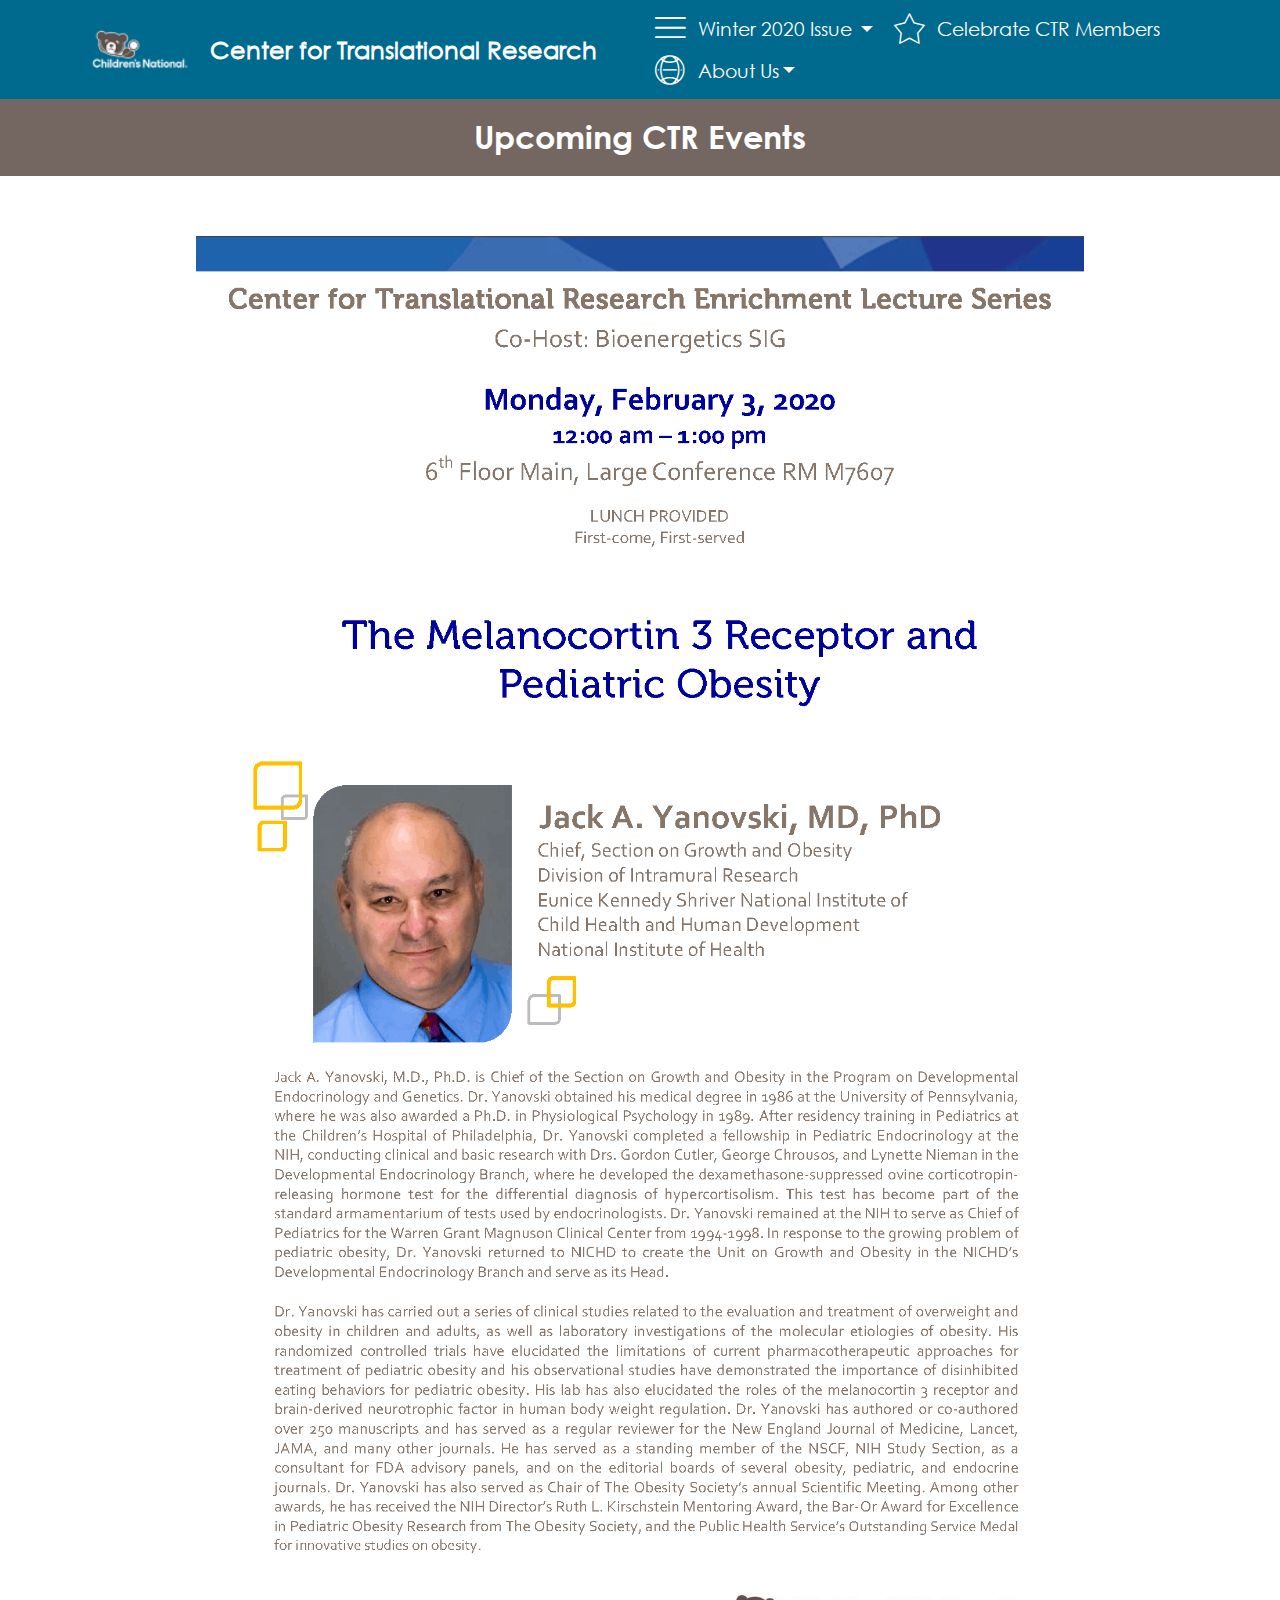
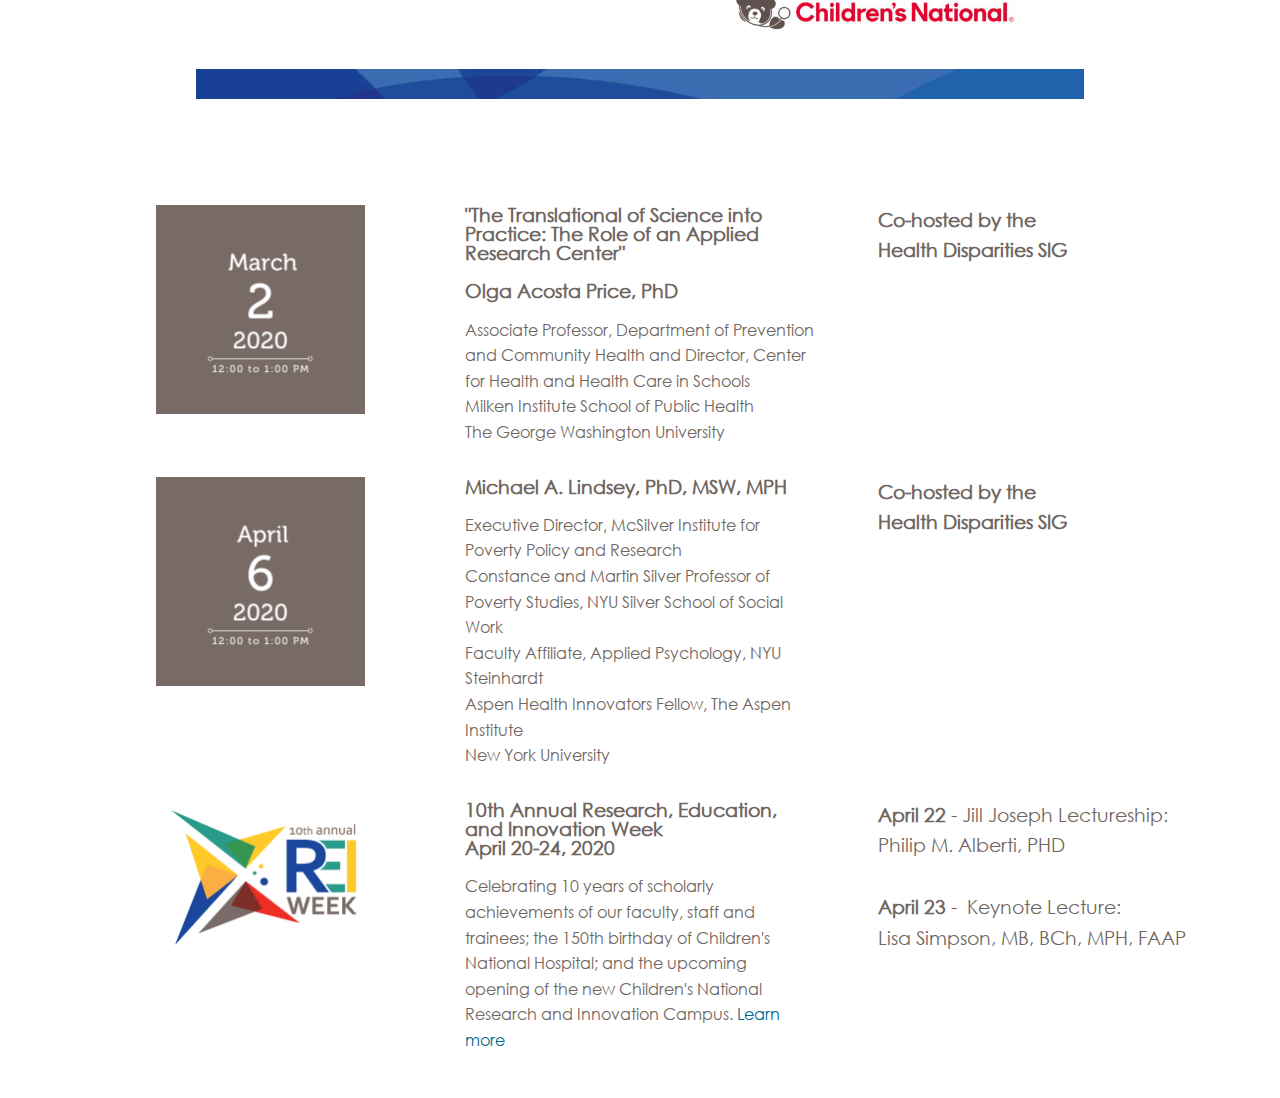
<file: CTREvents.html>
<!DOCTYPE html>
<html  >
<head>
  <!-- Site made with Mobirise Website Builder v4.11.2, https://mobirise.com -->
  <meta charset="UTF-8">
  <meta http-equiv="X-UA-Compatible" content="IE=edge">
  <meta name="generator" content="Mobirise v4.11.2, mobirise.com">
  <meta name="viewport" content="width=device-width, initial-scale=1, minimum-scale=1">
  <link rel="shortcut icon" href="assets/images/cn-pr-grad-3c-cmyk-sm-062017-128x85.png" type="image/x-icon">
  <meta name="description" content="Site Generator Description">
  
  <title>Upcoming Events</title>
  <link rel="stylesheet" href="assets/web/assets/mobirise-icons/mobirise-icons.css">
  <link rel="stylesheet" href="assets/web/assets/mobirise-icons-bold/mobirise-icons-bold.css">
  <link rel="stylesheet" href="assets/bootstrap/css/bootstrap.min.css">
  <link rel="stylesheet" href="assets/bootstrap/css/bootstrap-grid.min.css">
  <link rel="stylesheet" href="assets/bootstrap/css/bootstrap-reboot.min.css">
  <link rel="stylesheet" href="assets/tether/tether.min.css">
  <link rel="stylesheet" href="assets/dropdown/css/style.css">
  <link rel="stylesheet" href="assets/theme/css/style.css">
  <link href="assets/fonts/style.css" rel="stylesheet">
  <link rel="preload" as="style" href="assets/mobirise/css/mbr-additional.css"><link rel="stylesheet" href="assets/mobirise/css/mbr-additional.css" type="text/css">
  
  
  
</head>
<body>
  <section class="menu cid-qTkzRZLJNu" once="menu" id="menu1-3t">

    

    <nav class="navbar navbar-expand beta-menu navbar-dropdown align-items-center navbar-fixed-top navbar-toggleable-sm">
        <button class="navbar-toggler navbar-toggler-right" type="button" data-toggle="collapse" data-target="#navbarSupportedContent" aria-controls="navbarSupportedContent" aria-expanded="false" aria-label="Toggle navigation">
            <div class="hamburger">
                <span></span>
                <span></span>
                <span></span>
                <span></span>
            </div>
        </button>
        <div class="menu-logo">
            <div class="navbar-brand">
                <span class="navbar-logo">
                    <a href="https://childrensnational.org">
                         <img src="assets/images/cn-master-ol-whttxt-rgb-hires-sm-98x51.png" alt="Mobirise" title="" style="height: 3.8rem;">
                    </a>
                </span>
                <span class="navbar-caption-wrap"><a class="navbar-caption text-white display-5" href="https://childrensnational.org/research-and-education/center-for-translational-research" target="_blank">
                        Center for Translational Research</a></span>
            </div>
        </div>
        <div class="collapse navbar-collapse" id="navbarSupportedContent">
            <ul class="navbar-nav nav-dropdown nav-right" data-app-modern-menu="true"><li class="nav-item dropdown open">
                    <a class="nav-link link dropdown-toggle text-white display-4" href="https://childrensnational.org/research-and-education/center-for-translational-research" data-toggle="dropdown-submenu" aria-expanded="true" target="_blank"><span class="mbrib-menu mbr-iconfont mbr-iconfont-btn"></span>Winter 2020 Issue&nbsp;</a><div class="dropdown-menu"><a class="dropdown-item text-white display-4" href="index.html" target="_blank">Homepage<br></a><a class="dropdown-item text-white display-4" href="FacultyNews.html" target="_blank">Faculty News<br></a><a class="dropdown-item text-white display-4" href="AroundResearch.html" target="_blank">Around Research</a><a class="dropdown-item text-white display-4" href="NewCTRMembers.html" aria-expanded="false" target="_blank">New CTR Members</a><a class="dropdown-item text-white display-4" href="CTRSpotlight.html" target="_blank">Member Spotlight</a><a class="dropdown-item text-white display-4" href="Announcements.html" target="_blank">Announcements<br></a><a class="dropdown-item text-white display-4" href="ResearchResources.html" target="_blank">Research Resources<br></a><a class="dropdown-item text-white display-4" href="CTREvents.html" target="_blank">Upcoming Events<br></a><div class="dropdown"><a class="text-white dropdown-item dropdown-toggle display-4" href="https://childrensnational.org/research-and-education/center-for-translational-research" aria-expanded="false" target="_blank" data-toggle="dropdown-submenu">Archived Newsletters<br></a><div class="dropdown-menu dropdown-submenu"><a class="text-white dropdown-item display-4" href="assets/files/CTR_Connectors Corner_Spring 2019.pdf" aria-expanded="false" target="_blank">Spring 2019</a><a class="text-white dropdown-item display-4" href="assets/files/CTR_CC_Summer.2019.pdf" aria-expanded="false" target="_blank">Summer 2019<br></a><a class="text-white dropdown-item display-4" href="https://ctrinfo.github.io/NewsletterF19/" aria-expanded="false" target="_blank">Fall 2019<br></a></div></div></div>
                </li><li class="nav-item"><a class="nav-link link text-white display-4" href="CTRform.html" aria-expanded="false" target="_blank"><span class="mbri-star mbr-iconfont mbr-iconfont-btn"></span>Celebrate CTR Members</a></li><li class="nav-item dropdown">
                     <a class="nav-link link dropdown-toggle text-white display-4" href="https://childrensnational.org/research-and-education/center-for-translational-research" data-toggle="dropdown-submenu" aria-expanded="false"><span class="mbri-globe-2 mbr-iconfont mbr-iconfont-btn"></span>
                        
                        About Us</a><div class="dropdown-menu"><a class="dropdown-item text-white display-4" href="CTRLeadership.html" target="_blank">CTR Leadership</a><a class="dropdown-item text-white display-4" href="https://childrensnational.org/research-and-education/center-for-translational-research" target="_blank">CTR</a></div>
                </li></ul>
            
        </div>
    </nav>
</section>

<section class="engine"><a href="https://mobirise.info/y">html site templates</a></section><section class="mbr-section content4 cid-rEkhn3yQp2" id="content4-3u">

    

    <div class="container">
        <div class="media-container-row">
            <div class="title col-12 col-md-8">
                <h2 class="align-center pb-3 mbr-fonts-style display-2">
                    Upcoming CTR Events</h2>
                
                
            </div>
        </div>
    </div>
</section>

<section class="cid-rEkhzO7Vyc" id="image3-3v">

    

    <figure class="mbr-figure container">
            <div class="image-block" style="width: 80%;">
                <img src="assets/images/jack-a-yanovski-02-3-1530x2520.png" width="1400" alt="Mobirise" title="">
                
            </div>
    </figure>
</section>

<section class="services4 cid-rEkBXnuAhn" xmlns="http://www.w3.org/1999/html" id="services4-47">
    <!---->
    
    <!---->
    <!--Overlay-->
    
    <!--Container-->
    <div class="container">
        <div class="row">
            <!--Card-1-->
            <div class="card p-3 col-12">
                <div class="card-wrapper media-container-row media-container-row">
                    <div class="card-box">
                        <div class="row">
                            <div class="col-12 col-md-12 col-lg-4">
                                <div class="wrapper">
                                    <!--Image-->
                                    <div class="mbr-figure" style="width: 60%;">
                                        <img src="assets/images/4-420x420.png" alt="Mobirise" title="">
                                    </div>
                                </div>
                            </div>
                            <div class="col-12 col-md-7 col-lg-4">
                                <div class="wrapper col-left">
                                    <!--Title-->
                                    <h4 class="card-title mbr-fonts-style display-4"><strong>"The Translational of Science into Practice: The Role of an Applied Research Center"<br></strong><br><strong>Olga Acosta Price, PhD</strong></h4>
                                    <!--Subtitle-->
                                    <p class="mbr-text mbr-fonts-style pt-3 display-7">Associate Professor, Department of Prevention and Community Health and Director, Center for Health and Health Care in Schools
<br>Milken Institute School of Public Health
<br>The George Washington University<br></p>
                                </div>
                            </div>
                            <div class="col-12 col-md-5 col-lg-4">
                                <div class="wrapper border_wrapper">
                                    <!--Cost-->
                                    <p class="mbr-text mbr-fonts-style col-right mbr-black align-center display-4"><strong>
                                        Co-hosted by the <br>Health Disparities SIG</strong></p>
                                    <!--Btn-->
                                    
                                </div>
                            </div>
                        </div>
                    </div>
                </div>
            </div>
            <!--Card-2-->
            <div class="card p-3 col-12">
                <div class="card-wrapper media-container-row media-container-row">
                    <div class="card-box">
                        <div class="row">
                            <div class="col-12 col-md-12 col-lg-4">
                                <div class="wrapper">
                                    <!--Image-->
                                    <div class="mbr-figure" style="width: 60%;">
                                        <img src="assets/images/5-420x420.png" alt="Mobirise" title="">
                                    </div>
                                </div>
                            </div>
                            <div class="col-12 col-md-7 col-lg-4">
                                <div class="wrapper col-left">
                                    <!--Title-->
                                    <h4 class="card-title mbr-fonts-style display-4"><strong>Michael A. Lindsey, PhD, MSW, MPH</strong></h4>
                                    <!--Subtitle-->
                                    <p class="mbr-text mbr-fonts-style pt-3 display-7">Executive Director, McSilver Institute for Poverty Policy and Research<br>Constance and Martin Silver Professor of Poverty Studies, NYU Silver School of Social Work<br>Faculty Affiliate, Applied Psychology, NYU Steinhardt<br>Aspen Health Innovators Fellow, The Aspen Institute<br>New York University</p>
                                </div>
                            </div>
                            <div class="col-12 col-md-5 col-lg-4">
                                <div class="wrapper border_wrapper">
                                    <!--Cost-->
                                    <p class="mbr-text mbr-fonts-style col-right mbr-black align-center display-4"><strong>
                                        Co-hosted by the <br>Health Disparities SIG</strong></p>
                                    <!--Btn-->
                                    
                                </div>
                            </div>
                        </div>
                    </div>
                </div>
            </div>
            <!--Card-3-->
            <div class="card p-3 col-12">
                <div class="card-wrapper media-container-row media-container-row">
                    <div class="card-box">
                        <div class="row">
                            <div class="col-12 col-md-12 col-lg-4">
                                <div class="wrapper">
                                    <!--Image-->
                                    <div class="mbr-figure" style="width: 60%;">
                                        <img src="assets/images/reiw-420x302.png" alt="Mobirise" title="">
                                    </div>
                                </div>
                            </div>
                            <div class="col-12 col-md-7 col-lg-4">
                                <div class="wrapper col-left">
                                    <!--Title-->
                                    <h4 class="card-title mbr-fonts-style display-4"><strong>
                                        10th Annual Research, Education, and Innovation Week</strong><br><strong>April 20-24, 2020</strong></h4>
                                    <!--Subtitle-->
                                    <p class="mbr-text mbr-fonts-style pt-3 display-7">Celebrating 10 years of scholarly achievements of our faculty, staff and trainees; the 150th birthday of Children's National Hospital; and the upcoming opening of the new Children's National Research and Innovation Campus. <a href="https://researchweek.ctsicn.org/schedule-of-events/" target="_blank">Learn more</a><br></p>
                                </div>
                            </div>
                            <div class="col-12 col-md-5 col-lg-4">
                                <div class="wrapper border_wrapper">
                                    <!--Cost-->
                                    <p class="mbr-text mbr-fonts-style col-right mbr-black align-center display-4"><strong>April 22 </strong>- Jill Joseph Lectureship: Philip M. Alberti, PHD<br>&nbsp;<br><strong>April 23 </strong>-<strong>&nbsp;</strong>&nbsp;Keynote Lecture: <br>Lisa Simpson, MB, BCh, MPH, FAAP</p>
                                    <!--Btn-->
                                    
                                </div>
                            </div>
                        </div>
                    </div>
                </div>
            </div>
        </div>
    </div>
</section>


  <script src="assets/web/assets/jquery/jquery.min.js"></script>
  <script src="assets/popper/popper.min.js"></script>
  <script src="assets/bootstrap/js/bootstrap.min.js"></script>
  <script src="assets/tether/tether.min.js"></script>
  <script src="assets/smoothscroll/smooth-scroll.js"></script>
  <script src="assets/dropdown/js/nav-dropdown.js"></script>
  <script src="assets/dropdown/js/navbar-dropdown.js"></script>
  <script src="assets/touchswipe/jquery.touch-swipe.min.js"></script>
  <script src="assets/theme/js/script.js"></script>
  
  
 <div id="scrollToTop" class="scrollToTop mbr-arrow-up"><a style="text-align: center;"><i class="mbr-arrow-up-icon mbr-arrow-up-icon-cm cm-icon cm-icon-smallarrow-up"></i></a></div>
  </body>
</html>
</file>
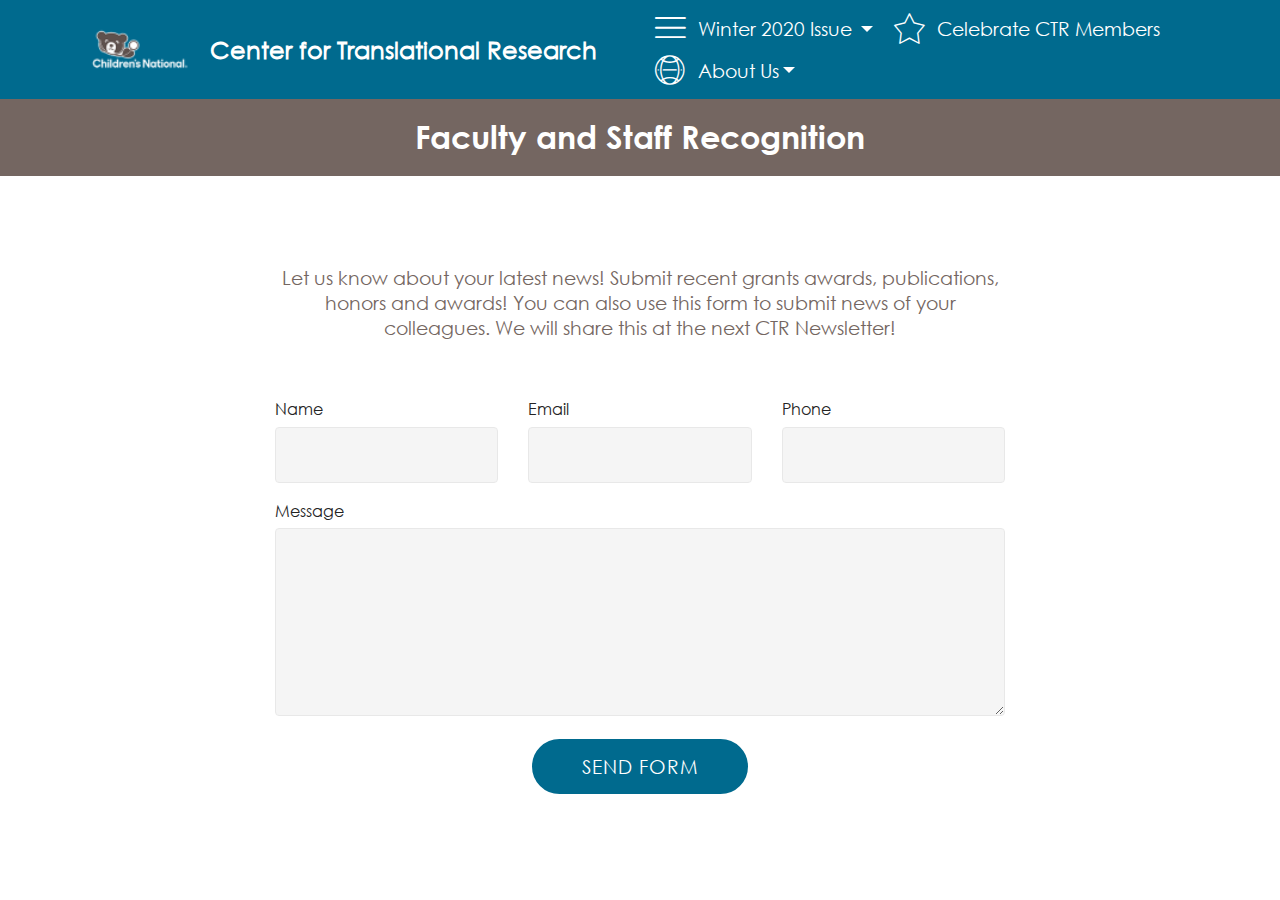
<file: CTRform.html>
<!DOCTYPE html>
<html  >
<head>
  <!-- Site made with Mobirise Website Builder v4.11.2, https://mobirise.com -->
  <meta charset="UTF-8">
  <meta http-equiv="X-UA-Compatible" content="IE=edge">
  <meta name="generator" content="Mobirise v4.11.2, mobirise.com">
  <meta name="viewport" content="width=device-width, initial-scale=1, minimum-scale=1">
  <link rel="shortcut icon" href="assets/images/cn-pr-grad-3c-cmyk-sm-062017-128x85.png" type="image/x-icon">
  <meta name="description" content="Web Page Maker Description">
  
  <title>CTR_AchievementForm</title>
  <link rel="stylesheet" href="assets/web/assets/mobirise-icons-bold/mobirise-icons-bold.css">
  <link rel="stylesheet" href="assets/web/assets/mobirise-icons/mobirise-icons.css">
  <link rel="stylesheet" href="assets/bootstrap/css/bootstrap.min.css">
  <link rel="stylesheet" href="assets/bootstrap/css/bootstrap-grid.min.css">
  <link rel="stylesheet" href="assets/bootstrap/css/bootstrap-reboot.min.css">
  <link rel="stylesheet" href="assets/tether/tether.min.css">
  <link rel="stylesheet" href="assets/dropdown/css/style.css">
  <link rel="stylesheet" href="assets/theme/css/style.css">
  <link href="assets/fonts/style.css" rel="stylesheet">
  <link rel="preload" as="style" href="assets/mobirise/css/mbr-additional.css"><link rel="stylesheet" href="assets/mobirise/css/mbr-additional.css" type="text/css">
  
  
  
</head>
<body>
  <section class="menu cid-qTkzRZLJNu" once="menu" id="menu1-1k">

    

    <nav class="navbar navbar-expand beta-menu navbar-dropdown align-items-center navbar-fixed-top navbar-toggleable-sm">
        <button class="navbar-toggler navbar-toggler-right" type="button" data-toggle="collapse" data-target="#navbarSupportedContent" aria-controls="navbarSupportedContent" aria-expanded="false" aria-label="Toggle navigation">
            <div class="hamburger">
                <span></span>
                <span></span>
                <span></span>
                <span></span>
            </div>
        </button>
        <div class="menu-logo">
            <div class="navbar-brand">
                <span class="navbar-logo">
                    <a href="https://childrensnational.org">
                         <img src="assets/images/cn-master-ol-whttxt-rgb-hires-sm-98x51.png" alt="Mobirise" title="" style="height: 3.8rem;">
                    </a>
                </span>
                <span class="navbar-caption-wrap"><a class="navbar-caption text-white display-5" href="https://childrensnational.org/research-and-education/center-for-translational-research" target="_blank">
                        Center for Translational Research</a></span>
            </div>
        </div>
        <div class="collapse navbar-collapse" id="navbarSupportedContent">
            <ul class="navbar-nav nav-dropdown nav-right" data-app-modern-menu="true"><li class="nav-item dropdown">
                    <a class="nav-link link dropdown-toggle text-white display-4" href="https://childrensnational.org/research-and-education/center-for-translational-research" data-toggle="dropdown-submenu" aria-expanded="true" target="_blank"><span class="mbrib-menu mbr-iconfont mbr-iconfont-btn"></span>Winter 2020 Issue&nbsp;</a><div class="dropdown-menu"><a class="dropdown-item text-white display-4" href="index.html" target="_blank">Homepage<br></a><a class="dropdown-item text-white display-4" href="FacultyNews.html" target="_blank">Faculty News<br></a><a class="dropdown-item text-white display-4" href="AroundResearch.html" target="_blank">Around Research</a><a class="dropdown-item text-white display-4" href="NewCTRMembers.html" aria-expanded="false" target="_blank">New CTR Members</a><a class="dropdown-item text-white display-4" href="CTRSpotlight.html" target="_blank">Member Spotlight</a><a class="dropdown-item text-white display-4" href="Announcements.html" target="_blank">Announcements<br></a><a class="dropdown-item text-white display-4" href="ResearchResources.html" target="_blank">Research Resources<br></a><a class="dropdown-item text-white display-4" href="CTREvents.html" target="_blank">Upcoming Events<br></a><div class="dropdown"><a class="text-white dropdown-item dropdown-toggle display-4" href="https://childrensnational.org/research-and-education/center-for-translational-research" aria-expanded="false" target="_blank" data-toggle="dropdown-submenu">Archived Newsletters<br></a><div class="dropdown-menu dropdown-submenu"><a class="text-white dropdown-item display-4" href="assets/files/CTR_Connectors Corner_Spring 2019.pdf" aria-expanded="false" target="_blank">Spring 2019</a><a class="text-white dropdown-item display-4" href="assets/files/CTR_CC_Summer.2019.pdf" aria-expanded="false" target="_blank">Summer 2019<br></a><a class="text-white dropdown-item display-4" href="https://ctrinfo.github.io/NewsletterF19/" aria-expanded="false" target="_blank">Fall 2019<br></a></div></div></div>
                </li><li class="nav-item"><a class="nav-link link text-white display-4" href="CTRform.html" aria-expanded="false" target="_blank"><span class="mbri-star mbr-iconfont mbr-iconfont-btn"></span>Celebrate CTR Members</a></li><li class="nav-item dropdown">
                     <a class="nav-link link dropdown-toggle text-white display-4" href="https://childrensnational.org/research-and-education/center-for-translational-research" data-toggle="dropdown-submenu" aria-expanded="false"><span class="mbri-globe-2 mbr-iconfont mbr-iconfont-btn"></span>
                        
                        About Us</a><div class="dropdown-menu"><a class="dropdown-item text-white display-4" href="CTRLeadership.html" target="_blank">CTR Leadership</a><a class="dropdown-item text-white display-4" href="https://childrensnational.org/research-and-education/center-for-translational-research" target="_blank">CTR</a></div>
                </li></ul>
            
        </div>
    </nav>
</section>

<section class="engine"><a href="https://mobirise.info/n">free simple site templates</a></section><section class="mbr-section content4 cid-rDh8S9MgNt" id="content4-2t">

    

    <div class="container">
        <div class="media-container-row">
            <div class="title col-12 col-md-8">
                <h2 class="align-center pb-3 mbr-fonts-style display-2">
                    Faculty and Staff Recognition</h2>
                
                
            </div>
        </div>
    </div>
</section>

<section class="mbr-section form1 cid-rDh7GJwcqT" id="form1-2r">

    

    
    <div class="container">
        <div class="row justify-content-center">
            <div class="title col-12 col-lg-8">
                
                <h3 class="mbr-section-subtitle align-center mbr-light pb-3 mbr-fonts-style display-4">
                    Let us know about your latest news! Submit recent grants awards, publications, honors and awards! You can also use this form to submit news of your colleagues. We will share this at the next CTR Newsletter!</h3>
            </div>
        </div>
    </div>
    <div class="container">
        <div class="row justify-content-center">
            <div class="media-container-column col-lg-8" data-form-type="formoid">
                <!---Formbuilder Form--->
                <form action="https://mobirise.com/" method="POST" class="mbr-form form-with-styler" data-form-title="Mobirise Form"><input type="hidden" name="email" data-form-email="true" value="rTlqIJ3i91YUuDYSJKDgfXC+IhijIIkbpzORNvUWrWAXCHMCIKWRwm4v2YE1wX8m8IMgrcjBAZ8HkNM0UA8Vv44SB+l0EN7kn2pXkU7aVphzgCjKz9trbP99BOmBlz++">
                    <div class="row">
                        <div hidden="hidden" data-form-alert="" class="alert alert-success col-12">Thanks for filling out the form!</div>
                        <div hidden="hidden" data-form-alert-danger="" class="alert alert-danger col-12">
                        </div>
                    </div>
                    <div class="dragArea row">
                        <div class="col-md-4  form-group" data-for="name">
                            <label for="name-form1-2r" class="form-control-label mbr-fonts-style display-7">Name</label>
                            <input type="text" name="name" data-form-field="Name" required="required" class="form-control display-7" id="name-form1-2r">
                        </div>
                        <div class="col-md-4  form-group" data-for="email">
                            <label for="email-form1-2r" class="form-control-label mbr-fonts-style display-7">Email</label>
                            <input type="email" name="email" data-form-field="Email" required="required" class="form-control display-7" id="email-form1-2r">
                        </div>
                        <div data-for="phone" class="col-md-4  form-group">
                            <label for="phone-form1-2r" class="form-control-label mbr-fonts-style display-7">Phone</label>
                            <input type="tel" name="phone" data-form-field="Phone" class="form-control display-7" id="phone-form1-2r">
                        </div>
                        <div data-for="message" class="col-md-12 form-group">
                            <label for="message-form1-2r" class="form-control-label mbr-fonts-style display-7">Message</label>
                            <textarea name="message" data-form-field="Message" class="form-control display-7" id="message-form1-2r"></textarea>
                        </div>
                        <div class="col-md-12 input-group-btn align-center"><button type="submit" class="btn btn-form btn-danger display-4">SEND FORM</button></div>
                    </div>
                </form><!---Formbuilder Form--->
            </div>
        </div>
    </div>
</section>


  <script src="assets/web/assets/jquery/jquery.min.js"></script>
  <script src="assets/popper/popper.min.js"></script>
  <script src="assets/bootstrap/js/bootstrap.min.js"></script>
  <script src="assets/tether/tether.min.js"></script>
  <script src="assets/dropdown/js/nav-dropdown.js"></script>
  <script src="assets/dropdown/js/navbar-dropdown.js"></script>
  <script src="assets/touchswipe/jquery.touch-swipe.min.js"></script>
  <script src="assets/smoothscroll/smooth-scroll.js"></script>
  <script src="assets/theme/js/script.js"></script>
  <script src="assets/formoid/formoid.min.js"></script>
  
  
 <div id="scrollToTop" class="scrollToTop mbr-arrow-up"><a style="text-align: center;"><i class="mbr-arrow-up-icon mbr-arrow-up-icon-cm cm-icon cm-icon-smallarrow-up"></i></a></div>
  </body>
</html>
</file>
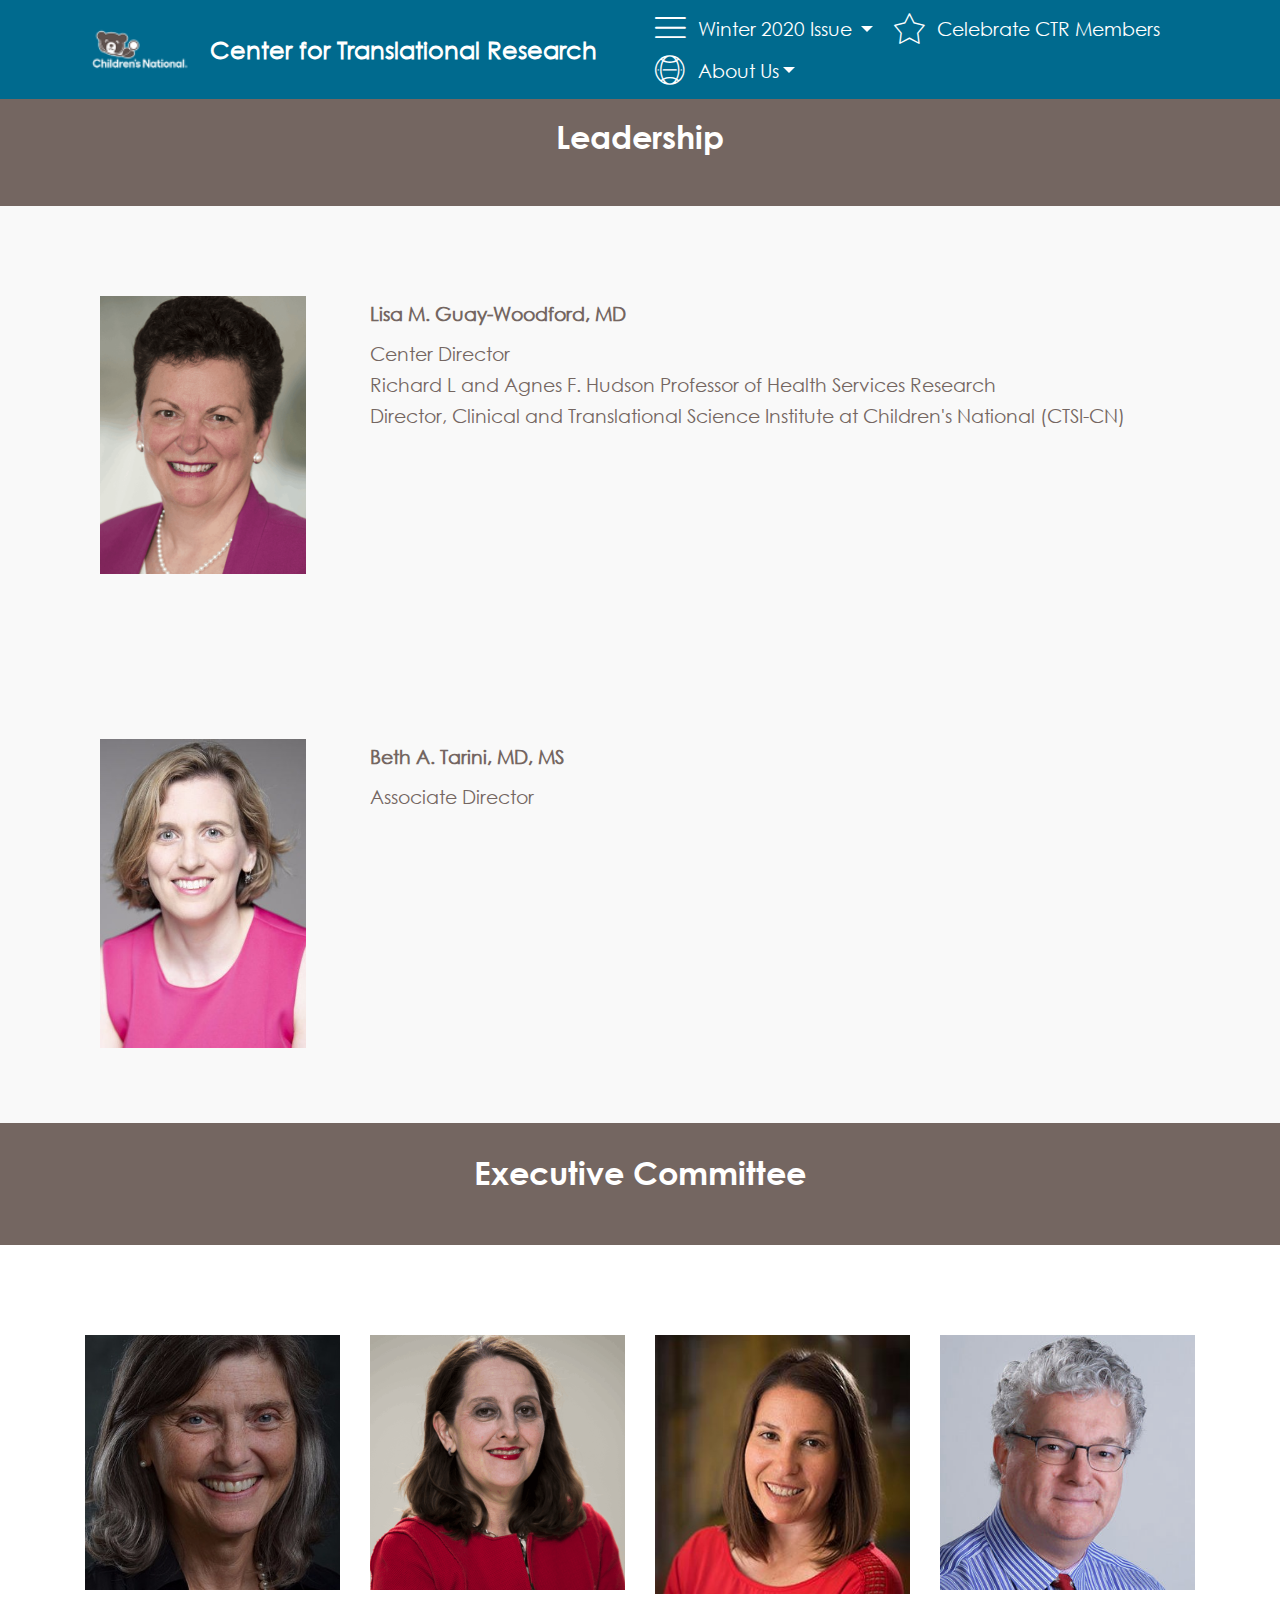
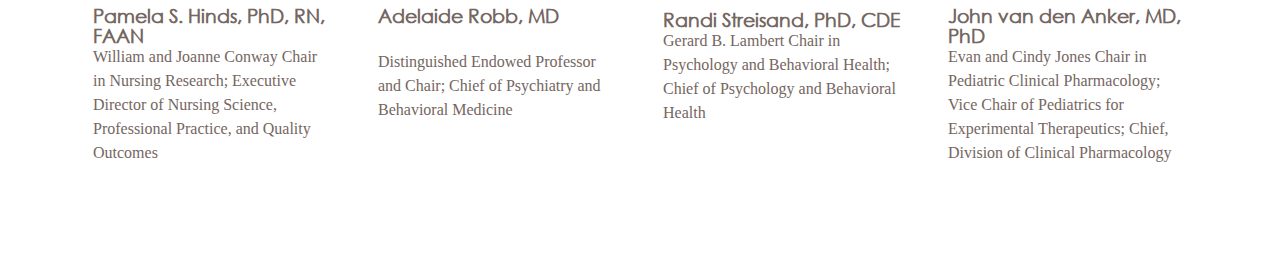
<file: CTRLeadership.html>
<!DOCTYPE html>
<html  >
<head>
  <!-- Site made with Mobirise Website Builder v4.11.2, https://mobirise.com -->
  <meta charset="UTF-8">
  <meta http-equiv="X-UA-Compatible" content="IE=edge">
  <meta name="generator" content="Mobirise v4.11.2, mobirise.com">
  <meta name="viewport" content="width=device-width, initial-scale=1, minimum-scale=1">
  <link rel="shortcut icon" href="assets/images/cn-pr-grad-3c-cmyk-sm-062017-128x85.png" type="image/x-icon">
  <meta name="description" content="Website Maker Description">
  
  <title>CTR_Leadership</title>
  <link rel="stylesheet" href="assets/web/assets/mobirise-icons-bold/mobirise-icons-bold.css">
  <link rel="stylesheet" href="assets/web/assets/mobirise-icons/mobirise-icons.css">
  <link rel="stylesheet" href="assets/bootstrap/css/bootstrap.min.css">
  <link rel="stylesheet" href="assets/bootstrap/css/bootstrap-grid.min.css">
  <link rel="stylesheet" href="assets/bootstrap/css/bootstrap-reboot.min.css">
  <link rel="stylesheet" href="assets/tether/tether.min.css">
  <link rel="stylesheet" href="assets/dropdown/css/style.css">
  <link rel="stylesheet" href="assets/socicon/css/styles.css">
  <link rel="stylesheet" href="assets/theme/css/style.css">
  <link href="assets/fonts/style.css" rel="stylesheet">
  <link rel="preload" as="style" href="assets/mobirise/css/mbr-additional.css"><link rel="stylesheet" href="assets/mobirise/css/mbr-additional.css" type="text/css">
  
  
  
</head>
<body>
  <section class="menu cid-qTkzRZLJNu" once="menu" id="menu1-10">

    

    <nav class="navbar navbar-expand beta-menu navbar-dropdown align-items-center navbar-fixed-top navbar-toggleable-sm">
        <button class="navbar-toggler navbar-toggler-right" type="button" data-toggle="collapse" data-target="#navbarSupportedContent" aria-controls="navbarSupportedContent" aria-expanded="false" aria-label="Toggle navigation">
            <div class="hamburger">
                <span></span>
                <span></span>
                <span></span>
                <span></span>
            </div>
        </button>
        <div class="menu-logo">
            <div class="navbar-brand">
                <span class="navbar-logo">
                    <a href="https://childrensnational.org">
                         <img src="assets/images/cn-master-ol-whttxt-rgb-hires-sm-98x51.png" alt="Mobirise" title="" style="height: 3.8rem;">
                    </a>
                </span>
                <span class="navbar-caption-wrap"><a class="navbar-caption text-white display-5" href="https://childrensnational.org/research-and-education/center-for-translational-research" target="_blank">
                        Center for Translational Research</a></span>
            </div>
        </div>
        <div class="collapse navbar-collapse" id="navbarSupportedContent">
            <ul class="navbar-nav nav-dropdown nav-right" data-app-modern-menu="true"><li class="nav-item dropdown">
                    <a class="nav-link link dropdown-toggle text-white display-4" href="https://childrensnational.org/research-and-education/center-for-translational-research" data-toggle="dropdown-submenu" aria-expanded="true" target="_blank"><span class="mbrib-menu mbr-iconfont mbr-iconfont-btn"></span>Winter 2020 Issue&nbsp;</a><div class="dropdown-menu"><a class="dropdown-item text-white display-4" href="index.html" target="_blank">Homepage<br></a><a class="dropdown-item text-white display-4" href="FacultyNews.html" target="_blank">Faculty News<br></a><a class="dropdown-item text-white display-4" href="AroundResearch.html" target="_blank">Around Research</a><a class="dropdown-item text-white display-4" href="NewCTRMembers.html" aria-expanded="false" target="_blank">New CTR Members</a><a class="dropdown-item text-white display-4" href="CTRSpotlight.html" target="_blank">Member Spotlight</a><a class="dropdown-item text-white display-4" href="Announcements.html" target="_blank">Announcements<br></a><a class="dropdown-item text-white display-4" href="ResearchResources.html" target="_blank">Research Resources<br></a><a class="dropdown-item text-white display-4" href="CTREvents.html" target="_blank">Upcoming Events<br></a><div class="dropdown"><a class="text-white dropdown-item dropdown-toggle display-4" href="https://childrensnational.org/research-and-education/center-for-translational-research" aria-expanded="false" target="_blank" data-toggle="dropdown-submenu">Archived Newsletters<br></a><div class="dropdown-menu dropdown-submenu"><a class="text-white dropdown-item display-4" href="assets/files/CTR_Connectors Corner_Spring 2019.pdf" aria-expanded="false" target="_blank">Spring 2019</a><a class="text-white dropdown-item display-4" href="assets/files/CTR_CC_Summer.2019.pdf" aria-expanded="false" target="_blank">Summer 2019<br></a><a class="text-white dropdown-item display-4" href="https://ctrinfo.github.io/NewsletterF19/" aria-expanded="false" target="_blank">Fall 2019<br></a></div></div></div>
                </li><li class="nav-item"><a class="nav-link link text-white display-4" href="CTRform.html" aria-expanded="false" target="_blank"><span class="mbri-star mbr-iconfont mbr-iconfont-btn"></span>Celebrate CTR Members</a></li><li class="nav-item dropdown">
                     <a class="nav-link link dropdown-toggle text-white display-4" href="https://childrensnational.org/research-and-education/center-for-translational-research" data-toggle="dropdown-submenu" aria-expanded="false"><span class="mbri-globe-2 mbr-iconfont mbr-iconfont-btn"></span>
                        
                        About Us</a><div class="dropdown-menu"><a class="dropdown-item text-white display-4" href="CTRLeadership.html" target="_blank">CTR Leadership</a><a class="dropdown-item text-white display-4" href="https://childrensnational.org/research-and-education/center-for-translational-research" target="_blank">CTR</a></div>
                </li></ul>
            
        </div>
    </nav>
</section>

<section class="engine"><a href="https://mobirise.info/h">how to create a web page for free</a></section><section class="mbr-section content4 cid-rBXvpV2Syo" id="content4-1z">

    

    <div class="container">
        <div class="media-container-row">
            <div class="title col-12 col-md-8">
                <h2 class="align-center pb-3 mbr-fonts-style display-2">
                    Leadership</h2>
                
                
            </div>
        </div>
    </div>
</section>

<section class="services2 cid-rBX0SGFew5" id="services2-1y">
    <!---->
    
    <!---->
    <!--Overlay-->
    
    <!--Container-->
    <div class="container">
        <div class="col-md-12">
            <div class="media-container-row">
                <div class="mbr-figure" style="width: 25%;">
                    <img src="assets/images/guay-woodford-l-3-525x525.png" alt="Mobirise" title="">
                </div>
                <div class="align-left aside-content">
                    <h2 class="mbr-title pt-2 mbr-fonts-style display-4"><strong>
                        Lisa M. Guay-Woodford, MD</strong></h2>
                    <div class="mbr-section-text">
                        <p class="mbr-text text1 pt-2 mbr-light mbr-fonts-style display-4">
                            Center Director<br>Richard L and Agnes F. Hudson Professor of Health Services Research
<br>Director, Clinical and Translational Science Institute at Children's National (CTSI-CN)<br></p>
                        
                    </div>
                    <!--Btn-->
                    
                </div>
            </div>
        </div>
    </div>
</section>

<section class="services2 cid-rBX0hnNLCX" id="services2-1x">
    <!---->
    
    <!---->
    <!--Overlay-->
    
    <!--Container-->
    <div class="container">
        <div class="col-md-12">
            <div class="media-container-row">
                <div class="mbr-figure" style="width: 25%;">
                    <img src="assets/images/beth-anne-tarini-1-412x618.jpeg" alt="Mobirise" title="">
                </div>
                <div class="align-left aside-content">
                    <h2 class="mbr-title pt-2 mbr-fonts-style display-4"><strong>
                        Beth A. Tarini, MD, MS</strong><br></h2>
                    <div class="mbr-section-text">
                        <p class="mbr-text text1 pt-2 mbr-light mbr-fonts-style display-4">
                            Associate Director<br><br></p>
                        
                    </div>
                    <!--Btn-->
                    
                </div>
            </div>
        </div>
    </div>
</section>

<section class="header1 cid-rBZcUy69M6" id="header16-1e">

    

    

    <div class="container">
        <div class="row justify-content-md-center">
            <div class="col-md-10 align-center">
                <h1 class="mbr-section-title mbr-bold pb-3 mbr-fonts-style display-2"><span style="font-weight: normal;">
                    Executive </span>Committee</h1>
                
                
                
            </div>
        </div>
    </div>

</section>

<section class="team1 cid-rBzYSU9XD6" id="team1-18">
    
    
    
    <div class="container align-center">
        
        
        <div class="row media-row">
            
        <div class="team-item col-lg-3 col-md-6">
                <div class="item-image">
                    <img src="assets/images/pam-hinds-cnmc-510x766.jpeg" alt="" title="">
                </div>
                <div class="item-caption py-3">
                    <div class="item-name px-2">
                        <p class="mbr-fonts-style display-4"><strong>
                           Pamela S. Hinds, PhD, RN, FAAN</strong></p>
                    </div>
                    <div class="item-role px-2">
                        <p>William and Joanne Conway Chair in Nursing Research; Executive Director of Nursing Science, Professional Practice, and Quality Outcomes</p>
                    </div>
                    
                </div>
            </div><div class="team-item col-lg-3 col-md-6">
                <div class="item-image">
                    <img src="assets/images/robb-a-510x510.png" alt="" title="">
                </div>
                <div class="item-caption py-3">
                    <div class="item-name px-2">
                        <p class="mbr-fonts-style display-4"><strong>
                           Adelaide Robb, MD</strong></p>
                    </div>
                    <div class="item-role px-2">
                        <p><br>Distinguished Endowed Professor and Chair; Chief of Psychiatry and Behavioral Medicine</p>
                    </div>
                    
                </div>
            </div><div class="team-item col-lg-3 col-md-6">
                <div class="item-image">
                    <img src="assets/images/randi-streisand-5-300x400.jpeg" alt="" title="">
                </div>
                <div class="item-caption py-3">
                    <div class="item-name px-2">
                        <p class="mbr-fonts-style display-4"><strong>
                           Randi Streisand, PhD, CDE</strong></p>
                    </div>
                    <div class="item-role px-2">
                        <p>Gerard B. Lambert Chair in Psychology and Behavioral Health; Chief of Psychology and Behavioral Health</p>
                    </div>
                    
                </div>
            </div><div class="team-item col-lg-3 col-md-6">
                <div class="item-image">
                    <img src="assets/images/johannes-325x325.jpg" alt="" title="">
                </div>
                <div class="item-caption py-3">
                    <div class="item-name px-2">
                        <p class="mbr-fonts-style display-4"><strong>
                           John van den Anker, MD, PhD</strong></p>
                    </div>
                    <div class="item-role px-2">
                        <p>Evan and Cindy Jones Chair in Pediatric Clinical Pharmacology; Vice Chair of Pediatrics for Experimental Therapeutics; Chief, Division of Clinical Pharmacology</p>
                    </div>
                    
                </div>
            </div></div>    
    </div>
</section>


  <script src="assets/web/assets/jquery/jquery.min.js"></script>
  <script src="assets/popper/popper.min.js"></script>
  <script src="assets/bootstrap/js/bootstrap.min.js"></script>
  <script src="assets/tether/tether.min.js"></script>
  <script src="assets/dropdown/js/nav-dropdown.js"></script>
  <script src="assets/dropdown/js/navbar-dropdown.js"></script>
  <script src="assets/touchswipe/jquery.touch-swipe.min.js"></script>
  <script src="assets/smoothscroll/smooth-scroll.js"></script>
  <script src="assets/theme/js/script.js"></script>
  
  
 <div id="scrollToTop" class="scrollToTop mbr-arrow-up"><a style="text-align: center;"><i class="mbr-arrow-up-icon mbr-arrow-up-icon-cm cm-icon cm-icon-smallarrow-up"></i></a></div>
  </body>
</html>
</file>
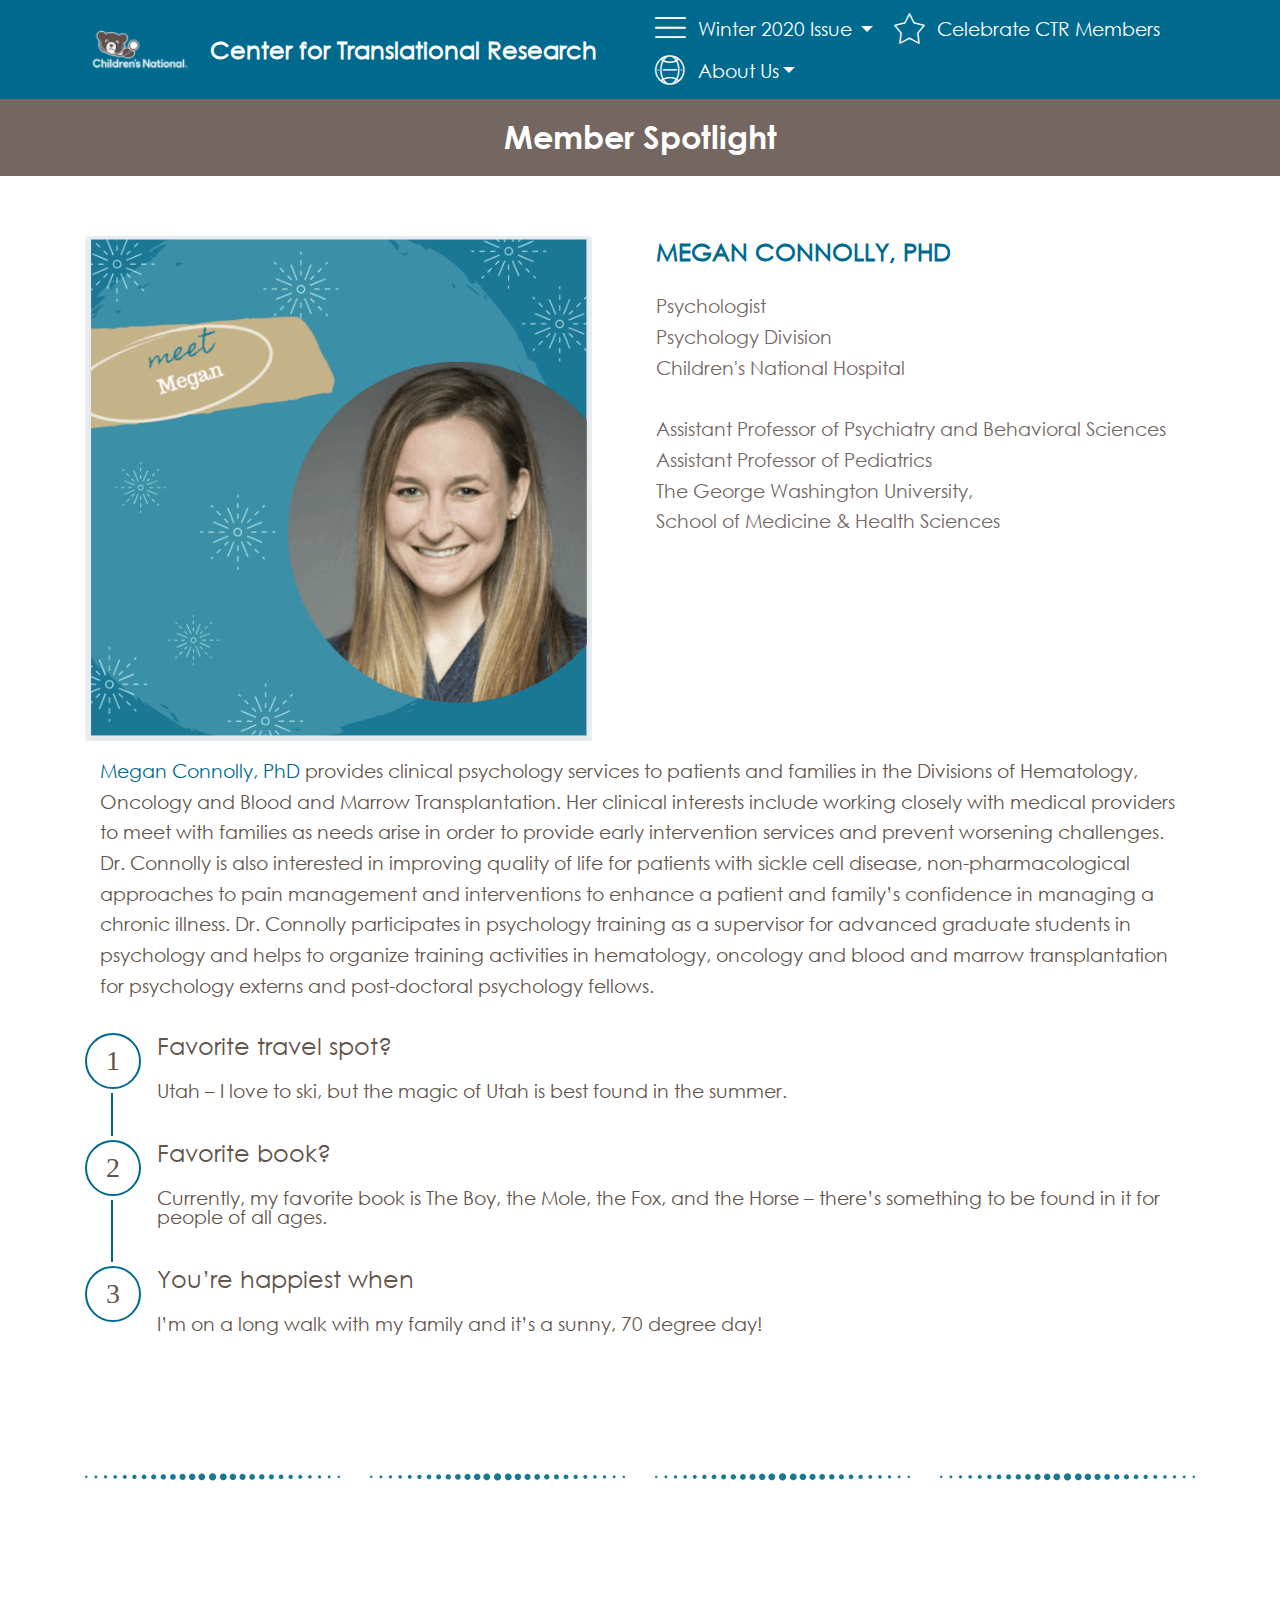
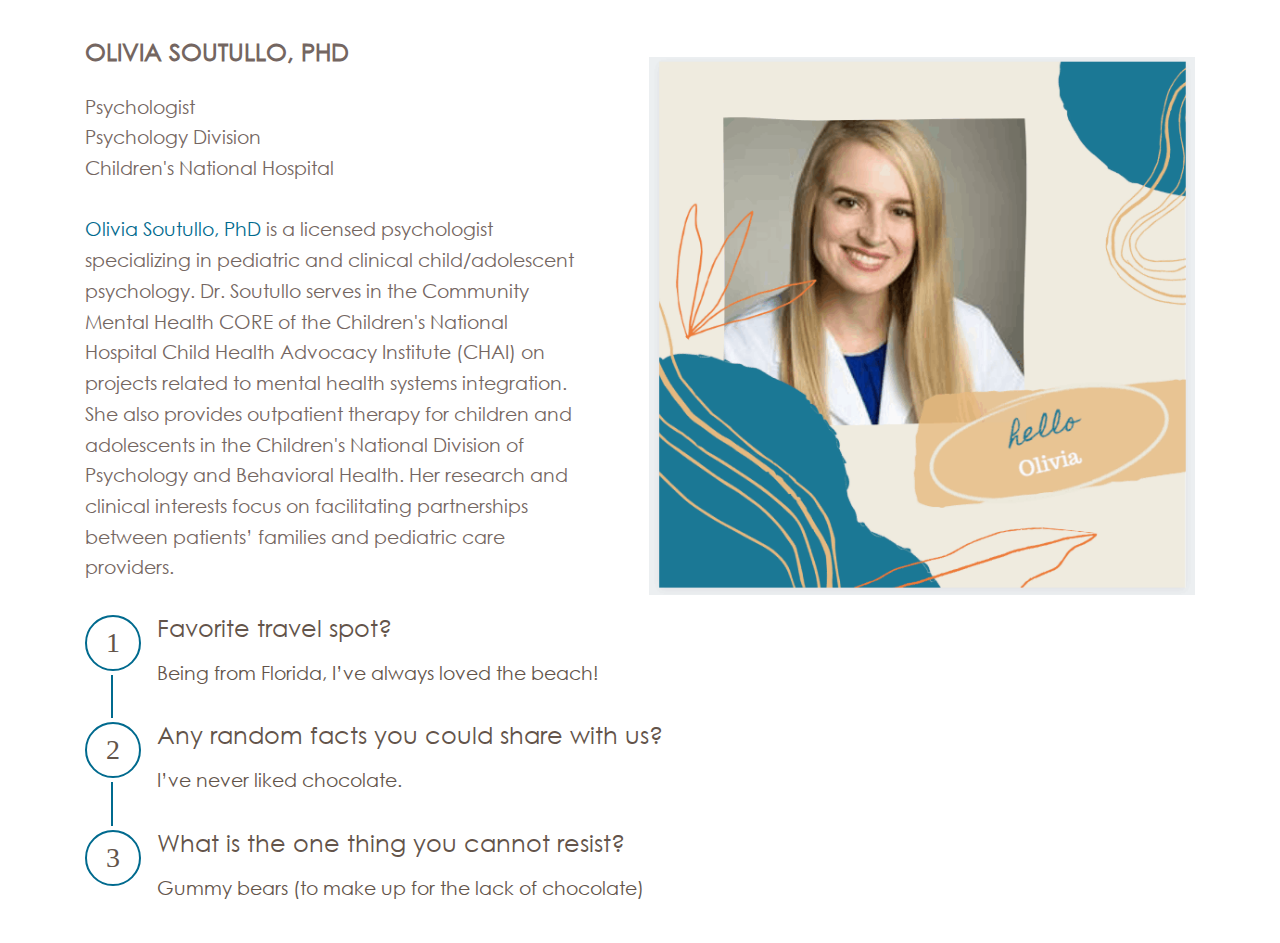
<file: CTRSpotlight.html>
<!DOCTYPE html>
<html  >
<head>
  <!-- Site made with Mobirise Website Builder v4.11.2, https://mobirise.com -->
  <meta charset="UTF-8">
  <meta http-equiv="X-UA-Compatible" content="IE=edge">
  <meta name="generator" content="Mobirise v4.11.2, mobirise.com">
  <meta name="viewport" content="width=device-width, initial-scale=1, minimum-scale=1">
  <link rel="shortcut icon" href="assets/images/cn-pr-grad-3c-cmyk-sm-062017-128x85.png" type="image/x-icon">
  <meta name="description" content="Web Page Maker Description">
  
  <title>MemberSpotlight</title>
  <link rel="stylesheet" href="assets/web/assets/mobirise-icons/mobirise-icons.css">
  <link rel="stylesheet" href="assets/web/assets/mobirise-icons-bold/mobirise-icons-bold.css">
  <link rel="stylesheet" href="assets/bootstrap/css/bootstrap.min.css">
  <link rel="stylesheet" href="assets/bootstrap/css/bootstrap-grid.min.css">
  <link rel="stylesheet" href="assets/bootstrap/css/bootstrap-reboot.min.css">
  <link rel="stylesheet" href="assets/tether/tether.min.css">
  <link rel="stylesheet" href="assets/dropdown/css/style.css">
  <link rel="stylesheet" href="assets/theme/css/style.css">
  <link href="assets/fonts/style.css" rel="stylesheet">
  <link rel="preload" as="style" href="assets/mobirise/css/mbr-additional.css"><link rel="stylesheet" href="assets/mobirise/css/mbr-additional.css" type="text/css">
  
  
  
</head>
<body>
  <section class="menu cid-qTkzRZLJNu" once="menu" id="menu1-1i">

    

    <nav class="navbar navbar-expand beta-menu navbar-dropdown align-items-center navbar-fixed-top navbar-toggleable-sm">
        <button class="navbar-toggler navbar-toggler-right" type="button" data-toggle="collapse" data-target="#navbarSupportedContent" aria-controls="navbarSupportedContent" aria-expanded="false" aria-label="Toggle navigation">
            <div class="hamburger">
                <span></span>
                <span></span>
                <span></span>
                <span></span>
            </div>
        </button>
        <div class="menu-logo">
            <div class="navbar-brand">
                <span class="navbar-logo">
                    <a href="https://childrensnational.org">
                         <img src="assets/images/cn-master-ol-whttxt-rgb-hires-sm-98x51.png" alt="Mobirise" title="" style="height: 3.8rem;">
                    </a>
                </span>
                <span class="navbar-caption-wrap"><a class="navbar-caption text-white display-5" href="https://childrensnational.org/research-and-education/center-for-translational-research" target="_blank">
                        Center for Translational Research</a></span>
            </div>
        </div>
        <div class="collapse navbar-collapse" id="navbarSupportedContent">
            <ul class="navbar-nav nav-dropdown nav-right" data-app-modern-menu="true"><li class="nav-item dropdown open">
                    <a class="nav-link link dropdown-toggle text-white display-4" href="https://childrensnational.org/research-and-education/center-for-translational-research" data-toggle="dropdown-submenu" aria-expanded="true" target="_blank"><span class="mbrib-menu mbr-iconfont mbr-iconfont-btn"></span>Winter 2020 Issue&nbsp;</a><div class="dropdown-menu"><a class="dropdown-item text-white display-4" href="index.html" target="_blank">Homepage<br></a><a class="dropdown-item text-white display-4" href="FacultyNews.html" target="_blank">Faculty News<br></a><a class="dropdown-item text-white display-4" href="AroundResearch.html" target="_blank">Around Research</a><a class="dropdown-item text-white display-4" href="NewCTRMembers.html" aria-expanded="false" target="_blank">New CTR Members</a><a class="dropdown-item text-white display-4" href="CTRSpotlight.html" target="_blank">Member Spotlight</a><a class="dropdown-item text-white display-4" href="Announcements.html" target="_blank">Announcements<br></a><a class="dropdown-item text-white display-4" href="ResearchResources.html" target="_blank">Research Resources<br></a><a class="dropdown-item text-white display-4" href="CTREvents.html" target="_blank">Upcoming Events<br></a><div class="dropdown"><a class="text-white dropdown-item dropdown-toggle display-4" href="https://childrensnational.org/research-and-education/center-for-translational-research" aria-expanded="false" target="_blank" data-toggle="dropdown-submenu">Archived Newsletters<br></a><div class="dropdown-menu dropdown-submenu"><a class="text-white dropdown-item display-4" href="assets/files/CTR_Connectors Corner_Spring 2019.pdf" aria-expanded="false" target="_blank">Spring 2019</a><a class="text-white dropdown-item display-4" href="assets/files/CTR_CC_Summer.2019.pdf" aria-expanded="false" target="_blank">Summer 2019<br></a><a class="text-white dropdown-item display-4" href="https://ctrinfo.github.io/NewsletterF19/" aria-expanded="false" target="_blank">Fall 2019<br></a></div></div></div>
                </li><li class="nav-item"><a class="nav-link link text-white display-4" href="CTRform.html" aria-expanded="false" target="_blank"><span class="mbri-star mbr-iconfont mbr-iconfont-btn"></span>Celebrate CTR Members</a></li><li class="nav-item dropdown">
                     <a class="nav-link link dropdown-toggle text-white display-4" href="https://childrensnational.org/research-and-education/center-for-translational-research" data-toggle="dropdown-submenu" aria-expanded="false"><span class="mbri-globe-2 mbr-iconfont mbr-iconfont-btn"></span>
                        
                        About Us</a><div class="dropdown-menu"><a class="dropdown-item text-white display-4" href="CTRLeadership.html" target="_blank">CTR Leadership</a><a class="dropdown-item text-white display-4" href="https://childrensnational.org/research-and-education/center-for-translational-research" target="_blank">CTR</a></div>
                </li></ul>
            
        </div>
    </nav>
</section>

<section class="engine"><a href="https://mobirise.info/q">responsive site templates</a></section><section class="mbr-section content4 cid-rCxfQTNYI6" id="content4-1s">

    

    <div class="container">
        <div class="media-container-row">
            <div class="title col-12 col-md-8">
                <h2 class="align-center pb-3 mbr-fonts-style display-2">Member Spotlight<br></h2>
                
                
            </div>
        </div>
    </div>
</section>

<section class="header3 cid-rCxAIjRI9q" id="header3-25">

    

    

    <div class="container">
        <div class="media-container-row">
            <div class="mbr-figure" style="width: 100%;">
                <img src="assets/images/megan-connolly-581x578.png" alt="Mobirise" title="">
            </div>

            <div class="media-content">
                
                <h3 class="mbr-section-subtitle align-left mbr-white mbr-light pb-3 mbr-fonts-style display-5"><strong>MEGAN CONNOLLY, PHD</strong></h3>
                <div class="mbr-section-text mbr-white pb-3 ">
                    <p class="mbr-text mbr-fonts-style display-4">Psychologist<br>Psychology Division<br>Children's National Hospital<br><br>Assistant Professor of Psychiatry and Behavioral Sciences<br>Assistant Professor of Pediatrics<br>The George Washington University,<br>School of Medicine &amp; Health Sciences<br><br><br><br><br></p>
                </div>
                
            </div>
        </div>
    </div>

</section>

<section class="mbr-section article content1 cid-rOdPC7zezs" id="content1-65">
    
     

    <div class="container">
        <div class="media-container-row">
            <div class="mbr-text col-12 mbr-fonts-style display-4 col-md-12"><p><a href="https://childrensnational.org/visit/find-a-provider/megan-connolly" target="_blank">Megan Connolly, PhD</a> provides clinical psychology services to patients and families in the Divisions of Hematology, Oncology and Blood and Marrow Transplantation. Her clinical interests include working closely with medical providers to meet with families as needs arise in order to provide early intervention services and prevent worsening challenges. Dr. Connolly is also interested in improving quality of life for patients with sickle cell disease, non-pharmacological approaches to pain management and interventions to enhance a patient and family’s confidence in managing a chronic illness. Dr. Connolly participates in psychology training as a supervisor for advanced graduate students in psychology and helps to organize training activities in hematology, oncology and blood and marrow transplantation for psychology externs and post-doctoral psychology fellows.</p></div>
        </div>
    </div>
</section>

<section class="step1 cid-rOdO2UA3Yp" id="step1-63">

    

    
    
    <div class="container">
        
        
        <div class="step-container">
            <div class="card separline pb-4">
                <div class="step-element d-flex">
                    <div class="step-wrapper pr-3">
                        <h3 class="step d-flex align-items-center justify-content-center">
                            1
                        </h3>
                    </div>          
                    <div class="step-text-content">
                        <h4 class="mbr-step-title pb-3 mbr-fonts-style display-5">Favorite travel spot?</h4>
                        <p class="mbr-step-text mbr-fonts-style display-4">
                            Utah – I love to ski, but the magic of Utah is best found in the summer.
                        </p>
                    </div>
                </div>
            </div>

            <div class="card separline pb-4">
                <div class="step-element d-flex">
                    <div class="step-wrapper pr-3">
                        <h3 class="step d-flex align-items-center justify-content-center">
                            2
                        </h3>
                    </div>          
                    <div class="step-text-content">
                        <h4 class="mbr-step-title pb-3 mbr-fonts-style display-5">Favorite book?</h4>
                        <p class="mbr-step-text mbr-fonts-style display-4">
                            Currently, my favorite book is The Boy, the Mole, the Fox, and the Horse – there’s something to be found in it for people of all ages.
                        </p>
                    </div>
                </div>
            </div>

            <div class="card">
                <div class="step-element d-flex">
                    <div class="step-wrapper pr-3">
                        <h3 class="step d-flex align-items-center justify-content-center">
                            3
                        </h3>
                    </div>          
                    <div class="step-text-content">
                        <h4 class="mbr-step-title pb-3 mbr-fonts-style display-5">You’re happiest when</h4>
                        <p class="mbr-step-text mbr-fonts-style display-4">
                            I’m on a long walk with my family and it’s a sunny, 70 degree day! 
                        </p>
                    </div>
                </div>
            </div>

            
            
            
            
            
            
            
            
            
            
            
        </div>
    </div>
</section>

<section class="mbr-gallery gallery5 cid-rOdTg7EU5u" id="gallery5-67">

    

    

    <div class="container">
        
        
        <div class="row" id="gallery" data-toggle="modal" data-target="#carouselModal">
            <div class="col-sm-6 col-md-4 col-lg-3 item gallery-image">
                <div class="item-wrapper">
                    <img class="w-100" src="assets/images/line-divider-510x510.png" alt="" data-target="#mbrCarousel" data-slide-to="0" title="">
                </div>
            </div><div class="col-sm-6 col-md-4 col-lg-3 item gallery-image">
                <div class="item-wrapper">
                    <img class="w-100" src="assets/images/line-divider-510x510.png" alt="" data-target="#mbrCarousel" data-slide-to="0" title="">
                </div>
            </div><div class="col-sm-6 col-md-4 col-lg-3 item gallery-image">
                <div class="item-wrapper">
                    <img class="w-100" src="assets/images/line-divider-510x510.png" alt="" data-target="#mbrCarousel" data-slide-to="0" title="">
                </div>
            </div><div class="col-sm-6 col-md-4 col-lg-3 item gallery-image">
                <div class="item-wrapper">
                    <img class="w-100" src="assets/images/line-divider-510x510.png" alt="" data-target="#mbrCarousel" data-slide-to="0" title="">
                </div>
            </div>
            
            
            
        </div>

        <div class="modal mbr-slider fade" id="carouselModal" tabindex="-1" role="dialog" aria-hidden="true">
            <div class="modal-dialog" role="document">
                <div class="modal-content">
                    <div class="modal-body">
                        <div id="mbrCarousel" class="carousel slide" data-ride="carousel">
                            <div class="carousel-inner">
                                <div class="carousel-item active">
                                    <img class="d-block w-100" src="assets/images/background1.jpg" alt="">
                                </div><div class="carousel-item active">
                                    <img class="d-block w-100" src="assets/images/line-divider-510x510.png" alt="">
                                </div><div class="carousel-item active">
                                    <img class="d-block w-100" src="assets/images/line-divider-510x510.png" alt="">
                                </div><div class="carousel-item active">
                                    <img class="d-block w-100" src="assets/images/line-divider-510x510.png" alt="">
                                </div>
                                <div class="carousel-item">
                                    <img class="d-block w-100" src="assets/images/background2.jpg" alt="">
                                </div>
                                <div class="carousel-item">
                                    <img class="d-block w-100" src="assets/images/background3.jpg" alt="">
                                </div>
                                <div class="carousel-item">
                                    <img class="d-block w-100" src="assets/images/background4.jpg" alt="">
                                </div>
                            </div>
                            <ol class="carousel-indicators">
                                <li data-target="#mbrCarousel" data-slide-to="0" class="active"></li><li data-target="#mbrCarousel" data-slide-to="1" class="active"></li><li data-target="#mbrCarousel" data-slide-to="2" class="active"></li><li data-target="#mbrCarousel" data-slide-to="3" class="active"></li>
                                <li data-target="#mbrCarousel" data-slide-to="4"></li>
                                <li data-target="#mbrCarousel" data-slide-to="5"></li>
                                <li data-target="#mbrCarousel" data-slide-to="6"></li>
                            </ol>
                            <a role="button" href="" class="close" data-dismiss="modal" aria-label="Close">
                            </a>
                            <a class="carousel-control-prev carousel-control" href="#mbrCarousel" role="button" data-slide="prev">
                                <span class="mbri-left mbr-iconfont" aria-hidden="true"></span>
                                <span class="sr-only">Previous</span>
                            </a>
                            <a class="carousel-control-next carousel-control" href="#mbrCarousel" role="button" data-slide="next">
                                <span class="mbri-right mbr-iconfont" aria-hidden="true"></span>
                                <span class="sr-only">Next</span>
                            </a>
                        </div>
                    </div>
                </div>
            </div>
        </div>
    </div>
</section>

<section class="header3 cid-rOdKv3jGSk" id="header3-5v">

    

    

    <div class="container">
        <div class="media-container-row">
            <div class="mbr-figure" style="width: 115%;">
                <img src="assets/images/olivia-589x580.png" alt="Mobirise" title="">
            </div>

            <div class="media-content">
                
                <h3 class="mbr-section-subtitle align-left mbr-white mbr-light pb-3 mbr-fonts-style display-5"><strong>OLIVIA SOUTULLO, PHD</strong></h3>
                <div class="mbr-section-text mbr-white pb-3 ">
                    <p class="mbr-text mbr-fonts-style display-4">Psychologist
<br>Psychology Division<br>Children's National Hospital<br><br><a href="https://childrensnational.org/visit/find-a-provider/olivia-soutullo" target="_blank">Olivia Soutullo, PhD</a> is a licensed psychologist specializing in pediatric and clinical child/adolescent psychology. Dr. Soutullo serves in the Community Mental Health CORE of the Children's National Hospital Child Health Advocacy Institute (CHAI) on projects related to mental health systems integration. She also provides outpatient therapy for children and adolescents in the Children's National Division of Psychology and Behavioral Health. Her research and clinical interests focus on facilitating partnerships between patients’ families and pediatric care providers.<br></p>
                </div>
                
            </div>
        </div>
    </div>

</section>

<section class="step1 cid-rOdOmMx4av" id="step1-64">

    

    
    
    <div class="container">
        
        
        <div class="step-container">
            <div class="card separline pb-4">
                <div class="step-element d-flex">
                    <div class="step-wrapper pr-3">
                        <h3 class="step d-flex align-items-center justify-content-center">
                            1
                        </h3>
                    </div>          
                    <div class="step-text-content">
                        <h4 class="mbr-step-title pb-3 mbr-fonts-style display-5">Favorite travel spot?</h4>
                        <p class="mbr-step-text mbr-fonts-style display-4">
                            Being from Florida, I’ve always loved the beach! &nbsp; &nbsp; &nbsp; &nbsp; &nbsp; &nbsp; &nbsp; &nbsp; &nbsp; &nbsp; &nbsp; &nbsp;&nbsp;</p>
                    </div>
                </div>
            </div>

            <div class="card separline pb-4">
                <div class="step-element d-flex">
                    <div class="step-wrapper pr-3">
                        <h3 class="step d-flex align-items-center justify-content-center">
                            2
                        </h3>
                    </div>          
                    <div class="step-text-content">
                        <h4 class="mbr-step-title pb-3 mbr-fonts-style display-5">Any random facts you could share with us?</h4>
                        <p class="mbr-step-text mbr-fonts-style display-4">
                            I’ve never liked chocolate.</p>
                    </div>
                </div>
            </div>

            <div class="card">
                <div class="step-element d-flex">
                    <div class="step-wrapper pr-3">
                        <h3 class="step d-flex align-items-center justify-content-center">
                            3
                        </h3>
                    </div>          
                    <div class="step-text-content">
                        <h4 class="mbr-step-title pb-3 mbr-fonts-style display-5">What is the one thing you cannot resist?</h4>
                        <p class="mbr-step-text mbr-fonts-style display-4">
                            Gummy bears (to make up for the lack of chocolate)
                        </p>
                    </div>
                </div>
            </div>

            
            
            
            
            
            
            
            
            
            
            
        </div>
    </div>
</section>


  <script src="assets/web/assets/jquery/jquery.min.js"></script>
  <script src="assets/popper/popper.min.js"></script>
  <script src="assets/bootstrap/js/bootstrap.min.js"></script>
  <script src="assets/tether/tether.min.js"></script>
  <script src="assets/smoothscroll/smooth-scroll.js"></script>
  <script src="assets/dropdown/js/nav-dropdown.js"></script>
  <script src="assets/dropdown/js/navbar-dropdown.js"></script>
  <script src="assets/touchswipe/jquery.touch-swipe.min.js"></script>
  <script src="assets/theme/js/script.js"></script>
  
  
 <div id="scrollToTop" class="scrollToTop mbr-arrow-up"><a style="text-align: center;"><i class="mbr-arrow-up-icon mbr-arrow-up-icon-cm cm-icon cm-icon-smallarrow-up"></i></a></div>
  </body>
</html>
</file>
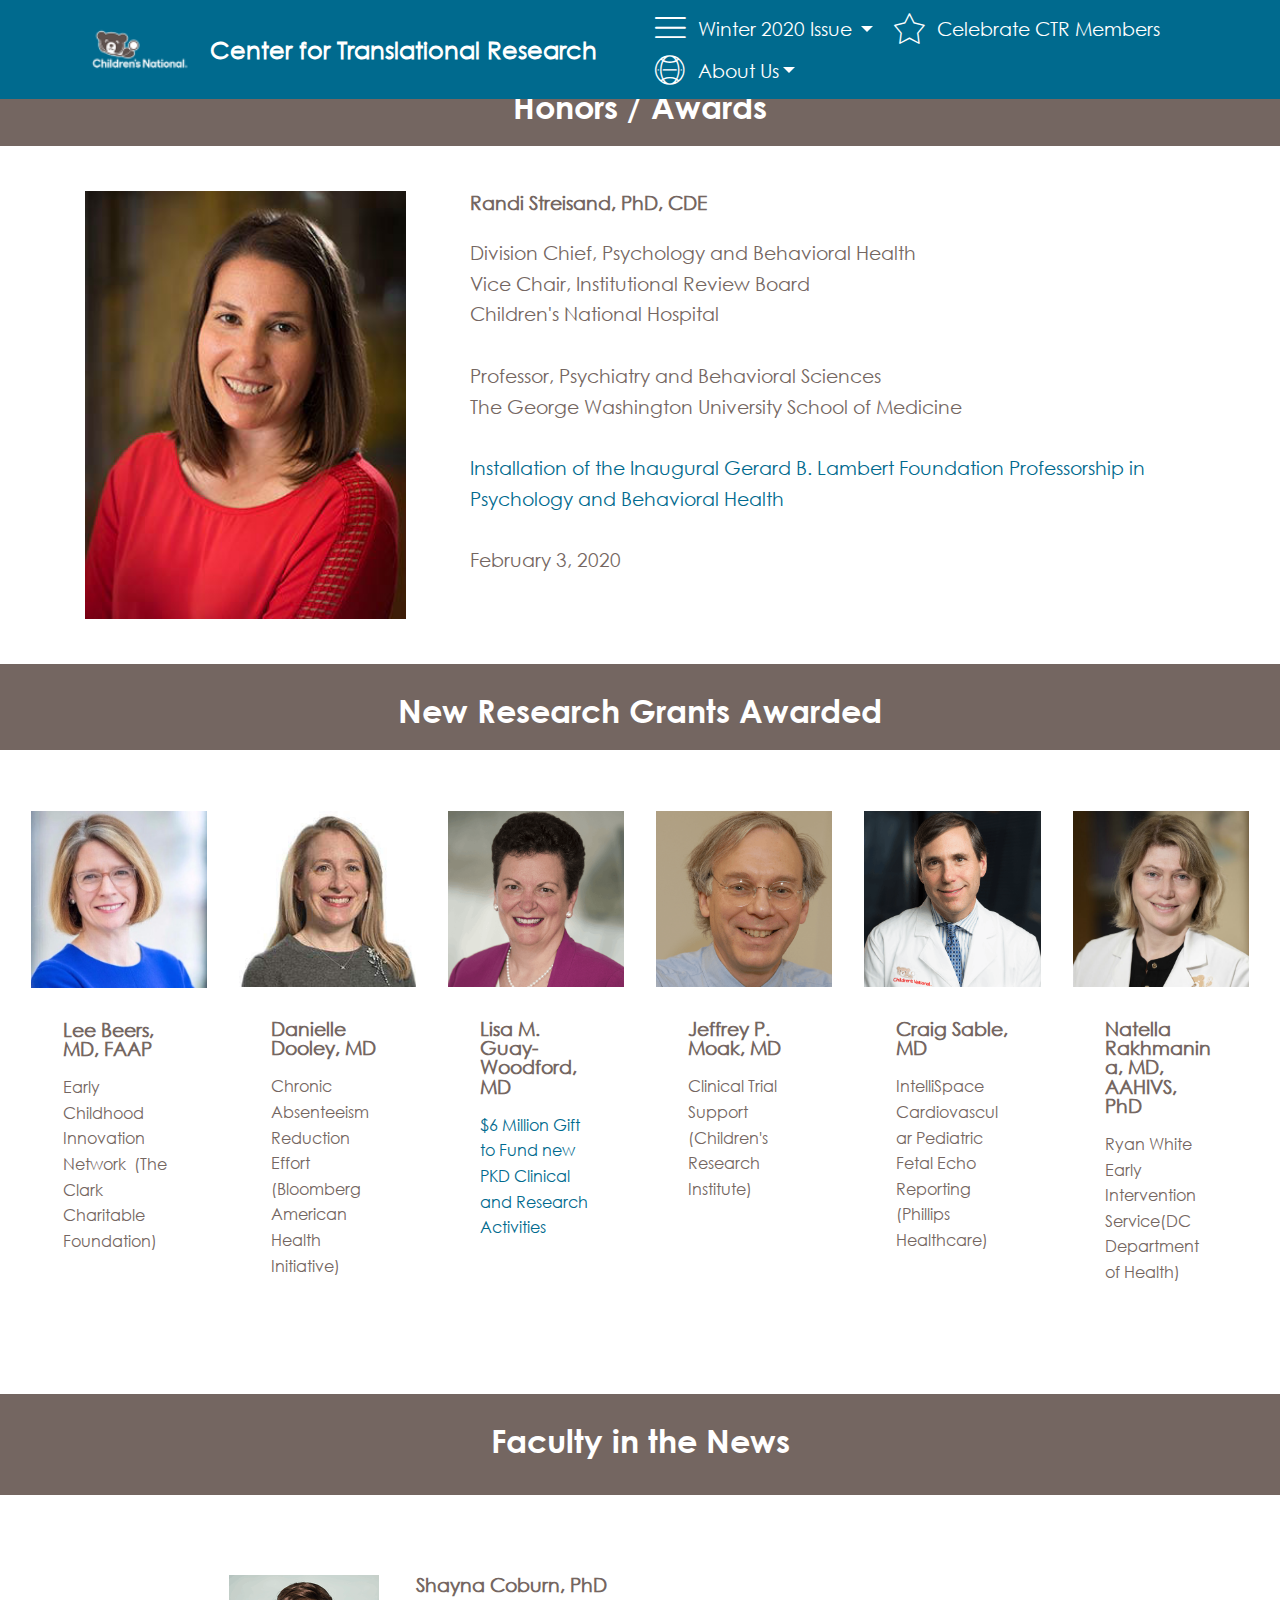
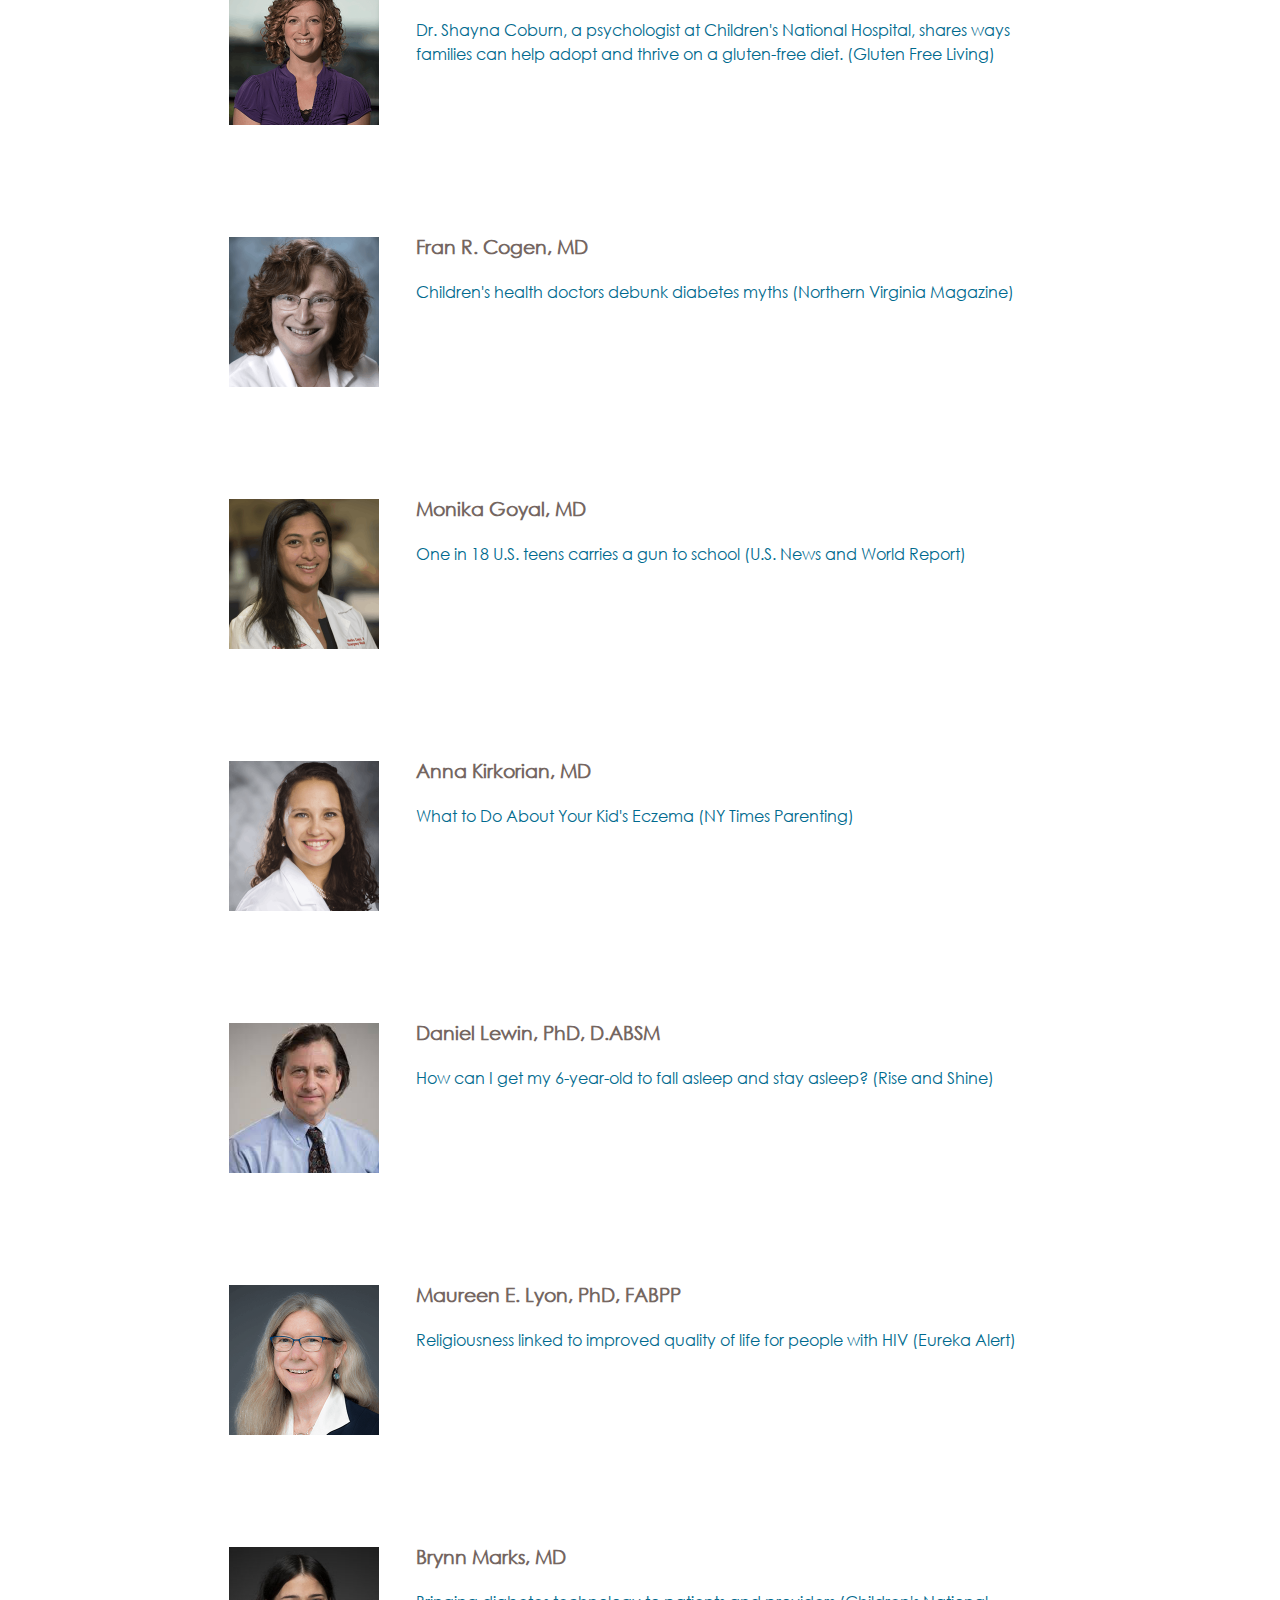
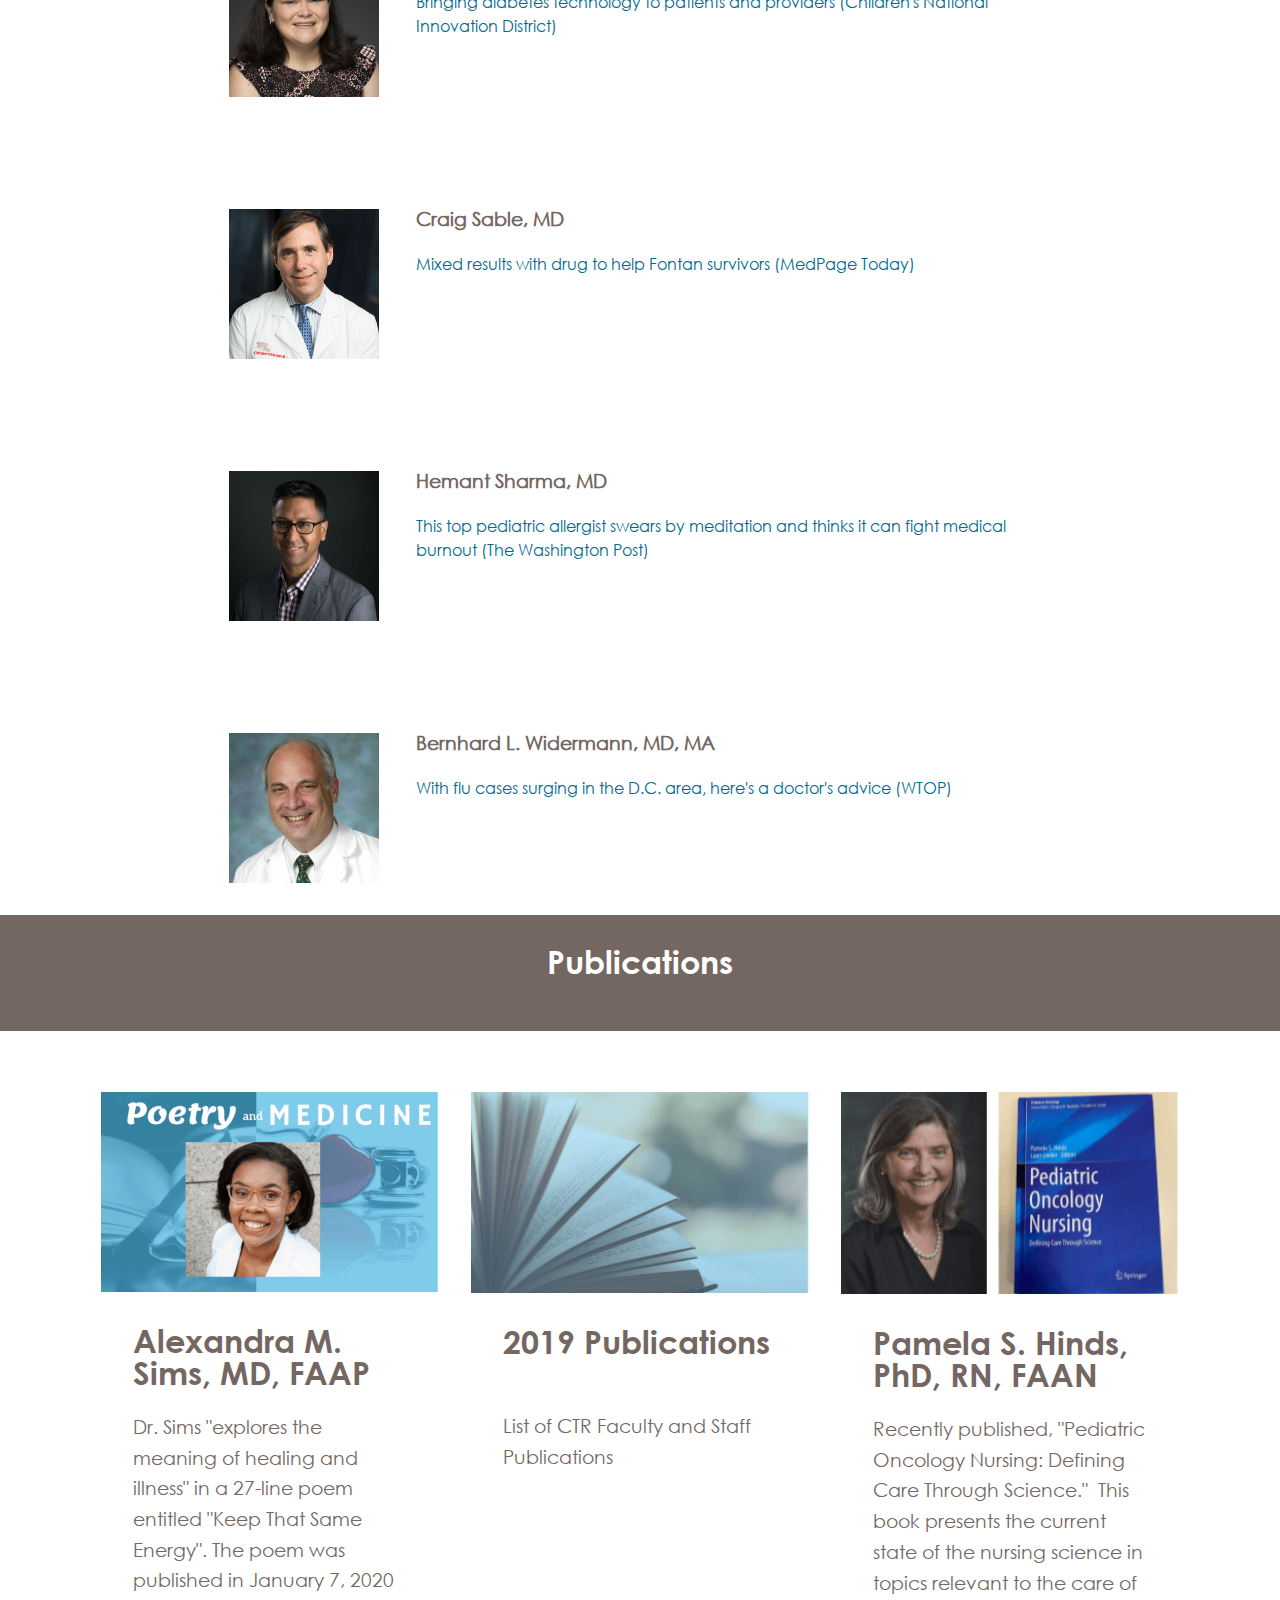
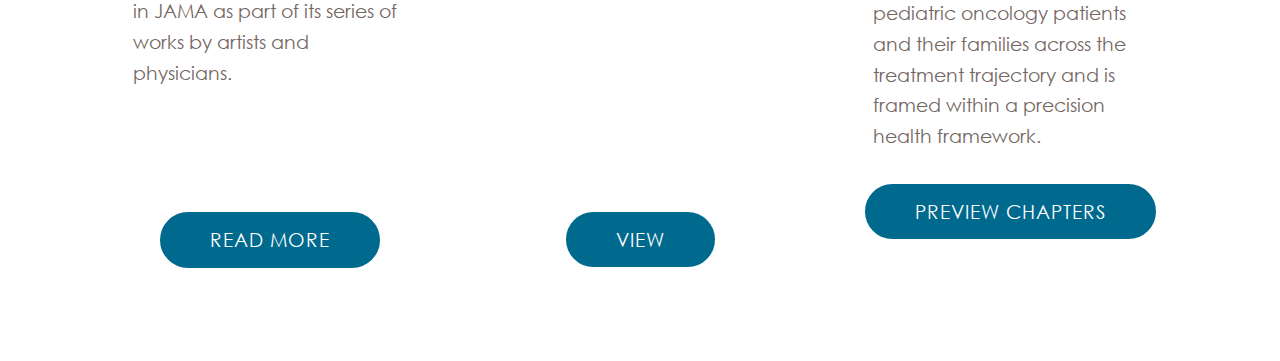
<file: FacultyNews.html>
<!DOCTYPE html>
<html  >
<head>
  <!-- Site made with Mobirise Website Builder v4.11.2, https://mobirise.com -->
  <meta charset="UTF-8">
  <meta http-equiv="X-UA-Compatible" content="IE=edge">
  <meta name="generator" content="Mobirise v4.11.2, mobirise.com">
  <meta name="viewport" content="width=device-width, initial-scale=1, minimum-scale=1">
  <link rel="shortcut icon" href="assets/images/cn-pr-grad-3c-cmyk-sm-062017-128x85.png" type="image/x-icon">
  <meta name="description" content="Web Site Builder Description">
  
  <title>FacultyNews</title>
  <link rel="stylesheet" href="assets/web/assets/mobirise-icons/mobirise-icons.css">
  <link rel="stylesheet" href="assets/web/assets/mobirise-icons-bold/mobirise-icons-bold.css">
  <link rel="stylesheet" href="assets/bootstrap/css/bootstrap.min.css">
  <link rel="stylesheet" href="assets/bootstrap/css/bootstrap-grid.min.css">
  <link rel="stylesheet" href="assets/bootstrap/css/bootstrap-reboot.min.css">
  <link rel="stylesheet" href="assets/tether/tether.min.css">
  <link rel="stylesheet" href="assets/dropdown/css/style.css">
  <link rel="stylesheet" href="assets/theme/css/style.css">
  <link href="assets/fonts/style.css" rel="stylesheet">
  <link rel="preload" as="style" href="assets/mobirise/css/mbr-additional.css"><link rel="stylesheet" href="assets/mobirise/css/mbr-additional.css" type="text/css">
  
  
  
</head>
<body>
  <section class="menu cid-qTkzRZLJNu" once="menu" id="menu1-j">

    

    <nav class="navbar navbar-expand beta-menu navbar-dropdown align-items-center navbar-fixed-top navbar-toggleable-sm">
        <button class="navbar-toggler navbar-toggler-right" type="button" data-toggle="collapse" data-target="#navbarSupportedContent" aria-controls="navbarSupportedContent" aria-expanded="false" aria-label="Toggle navigation">
            <div class="hamburger">
                <span></span>
                <span></span>
                <span></span>
                <span></span>
            </div>
        </button>
        <div class="menu-logo">
            <div class="navbar-brand">
                <span class="navbar-logo">
                    <a href="https://childrensnational.org">
                         <img src="assets/images/cn-master-ol-whttxt-rgb-hires-sm-98x51.png" alt="Mobirise" title="" style="height: 3.8rem;">
                    </a>
                </span>
                <span class="navbar-caption-wrap"><a class="navbar-caption text-white display-5" href="https://childrensnational.org/research-and-education/center-for-translational-research" target="_blank">
                        Center for Translational Research</a></span>
            </div>
        </div>
        <div class="collapse navbar-collapse" id="navbarSupportedContent">
            <ul class="navbar-nav nav-dropdown nav-right" data-app-modern-menu="true"><li class="nav-item dropdown">
                    <a class="nav-link link dropdown-toggle text-white display-4" href="https://childrensnational.org/research-and-education/center-for-translational-research" data-toggle="dropdown-submenu" aria-expanded="true" target="_blank"><span class="mbrib-menu mbr-iconfont mbr-iconfont-btn"></span>Winter 2020 Issue&nbsp;</a><div class="dropdown-menu"><a class="dropdown-item text-white display-4" href="index.html" target="_blank">Homepage<br></a><a class="dropdown-item text-white display-4" href="FacultyNews.html" target="_blank">Faculty News<br></a><a class="dropdown-item text-white display-4" href="AroundResearch.html" target="_blank">Around Research</a><a class="dropdown-item text-white display-4" href="NewCTRMembers.html" aria-expanded="false" target="_blank">New CTR Members</a><a class="dropdown-item text-white display-4" href="CTRSpotlight.html" target="_blank">Member Spotlight</a><a class="dropdown-item text-white display-4" href="Announcements.html" target="_blank">Announcements<br></a><a class="dropdown-item text-white display-4" href="ResearchResources.html" target="_blank">Research Resources<br></a><a class="dropdown-item text-white display-4" href="CTREvents.html" target="_blank">Upcoming Events<br></a><div class="dropdown"><a class="text-white dropdown-item dropdown-toggle display-4" href="https://childrensnational.org/research-and-education/center-for-translational-research" aria-expanded="false" target="_blank" data-toggle="dropdown-submenu">Archived Newsletters<br></a><div class="dropdown-menu dropdown-submenu"><a class="text-white dropdown-item display-4" href="assets/files/CTR_Connectors Corner_Spring 2019.pdf" aria-expanded="false" target="_blank">Spring 2019</a><a class="text-white dropdown-item display-4" href="assets/files/CTR_CC_Summer.2019.pdf" aria-expanded="false" target="_blank">Summer 2019<br></a><a class="text-white dropdown-item display-4" href="https://ctrinfo.github.io/NewsletterF19/" aria-expanded="false" target="_blank">Fall 2019<br></a></div></div></div>
                </li><li class="nav-item"><a class="nav-link link text-white display-4" href="CTRform.html" aria-expanded="false" target="_blank"><span class="mbri-star mbr-iconfont mbr-iconfont-btn"></span>Celebrate CTR Members</a></li><li class="nav-item dropdown">
                     <a class="nav-link link dropdown-toggle text-white display-4" href="https://childrensnational.org/research-and-education/center-for-translational-research" data-toggle="dropdown-submenu" aria-expanded="false"><span class="mbri-globe-2 mbr-iconfont mbr-iconfont-btn"></span>
                        
                        About Us</a><div class="dropdown-menu"><a class="dropdown-item text-white display-4" href="CTRLeadership.html" target="_blank">CTR Leadership</a><a class="dropdown-item text-white display-4" href="https://childrensnational.org/research-and-education/center-for-translational-research" target="_blank">CTR</a></div>
                </li></ul>
            
        </div>
    </nav>
</section>

<section class="engine"><a href="https://mobirise.info/z">best website templates</a></section><section class="mbr-section content4 cid-rCqQpJg5c8" id="content4-1n">

    

    <div class="container">
        <div class="media-container-row">
            <div class="title col-12 col-md-8">
                <h2 class="align-center pb-3 mbr-fonts-style display-2">Honors / Awards</h2>
                
                
            </div>
        </div>
    </div>
</section>

<section class="header3 cid-rD0AeILPAR" id="header3-2c">

    

    

    <div class="container">
        <div class="media-container-row">
            <div class="mbr-figure" style="width: 50%;">
                <img src="assets/images/randi-streisand-300x400.jpg" alt="Mobirise" title="">
            </div>

            <div class="media-content">
                <h1 class="mbr-section-title mbr-white pb-3 mbr-fonts-style display-4"><strong>Randi Streisand, PhD, CDE</strong></h1>
                
                <div class="mbr-section-text mbr-white pb-3 ">
                    <p class="mbr-text mbr-fonts-style display-4">Division Chief, Psychology and Behavioral Health<br>Vice Chair, Institutional Review Board<br>Children's National Hospital<br><br>Professor, Psychiatry and Behavioral Sciences<br>The George Washington University School of Medicine&nbsp;<br>
<br><strong><a href="AroundResearch.html" target="_blank">Installation of the Inaugural Gerard B. Lambert Foundation Professorship in Psychology and Behavioral Health&nbsp;</a></strong><br><br>February 3, 2020<br></p>
                </div>
                
            </div>
        </div>
    </div>

</section>

<section class="mbr-section content4 cid-rDRjA0O6Iy" id="content4-3e">

    

    <div class="container">
        <div class="media-container-row">
            <div class="title col-12 col-md-8">
                <h2 class="align-center pb-3 mbr-fonts-style display-2">New Research Grants Awarded</h2>
                
                
            </div>
        </div>
    </div>
</section>

<section class="features17 cid-rMNZXodpC5" id="features17-5q">
    
    

    
    <div class="container-fluid">
        <div class="media-container-row">
            <div class="card p-3 col-12 col-md-6 col-lg-2">
                <div class="card-wrapper">
                    <div class="card-img">
                        <img src="assets/images/beers-lee-4-560x840.jpeg" alt="Mobirise" title="">
                    </div>
                    <div class="card-box">
                        <h4 class="card-title pb-3 mbr-fonts-style display-4"><strong>Lee Beers, MD, FAAP</strong></h4>
                        <p class="mbr-text mbr-fonts-style display-7">Early Childhood Innovation Network &nbsp;(The Clark Charitable Foundation)<br></p>
                    </div>
                </div>
            </div>

            <div class="card p-3 col-12 col-md-6 col-lg-2">
                <div class="card-wrapper">
                    <div class="card-img">
                        <img src="assets/images/dooley-d-3-230x230.jpg" alt="Mobirise" title="">
                    </div>
                    <div class="card-box">
                        <h4 class="card-title pb-3 mbr-fonts-style display-4"><strong>Danielle Dooley, MD</strong></h4>
                        <p class="mbr-text mbr-fonts-style display-7">Chronic Absenteeism Reduction Effort (Bloomberg American Health Initiative)</p>
                    </div>
                </div>
            </div>

            <div class="card p-3 col-12 col-md-6 col-lg-2">
                <div class="card-wrapper">
                    <div class="card-img">
                        <img src="assets/images/guay-woodford-l-525x525.png" alt="Mobirise" title="">
                    </div>
                    <div class="card-box">
                        <h4 class="card-title pb-3 mbr-fonts-style display-4"><strong>Lisa M. Guay-Woodford, MD</strong></h4>
                        <p class="mbr-text mbr-fonts-style display-7"><a href="https://innovationdistrict.childrensnational.org/6m-gift-powers-new-pkd-clinical-and-research-activities/" target="_blank">$6 Million Gift to Fund new PKD Clinical and Research Activities&nbsp;</a><br></p>
                    </div>
                </div>
            </div>

            <div class="card p-3 col-12 col-md-6 col-lg-2">
                <div class="card-wrapper">
                    <div class="card-img">
                        <img src="assets/images/moak-jeffrey-md-525x525.png" alt="Mobirise" title="">
                    </div>
                    <div class="card-box">
                        <h4 class="card-title pb-3 mbr-fonts-style display-4"><strong>Jeffrey P. Moak, MD</strong></h4>
                        <p class="mbr-text mbr-fonts-style display-7">Clinical Trial Support (Children's Research Institute)&nbsp;<br><br></p>
                    </div>
                </div>
            </div>
            <div class="card p-3 col-12 col-md-6 col-lg-2">
                <div class="card-wrapper">
                    <div class="card-img">
                        <img src="assets/images/sable-c-md-525x525.png" alt="Mobirise" title="">
                    </div>
                    <div class="card-box">
                        <h4 class="card-title pb-3 mbr-fonts-style display-4"><strong>Craig Sable, MD</strong></h4>
                        <p class="mbr-text mbr-fonts-style display-7">IntelliSpace Cardiovascular Pediatric Fetal Echo Reporting (Phillips Healthcare)&nbsp;<br></p>
                    </div>
                </div>
            </div>
            <div class="card p-3 col-12 col-md-6 col-lg-2">
                <div class="card-wrapper">
                    <div class="card-img">
                        <a href="https://www.romper.com/p/what-do-toddlers-dream-about-experts-say-it-depends-18842789"><img src="assets/images/rakhmanina-natella-md-aahivs-phd-525x525.jpg" alt="Mobirise" title=""></a>
                    </div>
                    <div class="card-box">
                        <h4 class="card-title pb-3 mbr-fonts-style display-4"><strong>Natella Rakhmanina, MD, AAHIVS, PhD</strong></h4>
                        <p class="mbr-text mbr-fonts-style display-7">
                            Ryan White Early Intervention Service(DC Department of Health)<br></p>
                    </div>
                </div>
            </div>
        </div>
    </div>
</section>

<section class="mbr-section content4 cid-rCrv8o1lX8" id="content4-1z">

    

    <div class="container">
        <div class="media-container-row">
            <div class="title col-12 col-md-8">
                <h2 class="align-center pb-3 mbr-fonts-style display-2">
                    Faculty in the News</h2>
                
                
            </div>
        </div>
    </div>
</section>

<section class="testimonials4 cid-rDRm7FksQu" id="testimonials4-3g">

  

  
  <div class="container">
    
    
    <div class="col-md-10 testimonials-container"> 
      

      
    <div class="testimonials-item">
        <div class="user row">
          <div class="col-lg-3 col-md-4">
            <div class="user_image">
              <img src="assets/images/coburn-shayna-phd-300x400.png" alt="" title="">
            </div>
          </div>
          <div class="testimonials-caption col-lg-9 col-md-8">
            <div class="user_text ">
              <p class="mbr-fonts-style  display-4"><strong>Shayna Coburn, PhD</strong><br></p>
            </div>
            
            <div class="user_desk mbr-light mbr-fonts-style align-left pt-2 display-7"><a href="https://www.glutenfreeliving.com/gluten-free-lifestyle/tips-advice/just-a-moment-4-mindful-supports-to-a-gluten-free-diet/" target="_blank">Dr. Shayna Coburn, a psychologist at Children's National Hospital, shares ways families can help adopt and thrive on a gluten-free diet. (Gluten Free Living)</a></div>
          </div>
        </div>
      </div><div class="testimonials-item">
        <div class="user row">
          <div class="col-lg-3 col-md-4">
            <div class="user_image">
              <img src="assets/images/cogen-fran-md-300x300.png" alt="" title="">
            </div>
          </div>
          <div class="testimonials-caption col-lg-9 col-md-8">
            <div class="user_text ">
              <p class="mbr-fonts-style  display-4"><strong>Fran R. Cogen, MD</strong><br></p>
            </div>
            
            <div class="user_desk mbr-light mbr-fonts-style align-left pt-2 display-7"><a href="https://www.northernvirginiamag.com/health/medical-features/2019/11/12/childrens-health-doctors-debunk-diabetes-myths/" target="_blank">Children's health doctors debunk diabetes myths (Northern Virginia Magazine)</a></div>
          </div>
        </div>
      </div><div class="testimonials-item">
        <div class="user row">
          <div class="col-lg-3 col-md-4">
            <div class="user_image">
              <img src="assets/images/goyal-m-300x300.png" alt="" title="">
            </div>
          </div>
          <div class="testimonials-caption col-lg-9 col-md-8">
            <div class="user_text ">
              <p class="mbr-fonts-style  display-4"><strong>Monika Goyal, MD</strong><br></p>
            </div>
            
            <div class="user_desk mbr-light mbr-fonts-style align-left pt-2 display-7"><a href="https://www.usnews.com/news/health-news/articles/2019-12-02/1-in-18-us-teens-carries-a-gun-to-school-study" target="_blank">One in 18 U.S. teens carries a gun to school (U.S. News and World Report)</a></div>
          </div>
        </div>
      </div><div class="testimonials-item">
        <div class="user row">
          <div class="col-lg-3 col-md-4">
            <div class="user_image">
              <img src="assets/images/kirkorian-a-300x300.png" alt="" title="">
            </div>
          </div>
          <div class="testimonials-caption col-lg-9 col-md-8">
            <div class="user_text ">
              <p class="mbr-fonts-style  display-4"><strong>Anna Kirkorian, MD</strong></p>
            </div>
            
            <div class="user_desk mbr-light mbr-fonts-style align-left pt-2 display-7"><a href="https://parenting.nytimes.com/childrens-health/eczema-rash-kid" target="_blank">What to Do About Your Kid's Eczema (NY Times Parenting)</a></div>
          </div>
        </div>
      </div><div class="testimonials-item">
        <div class="user row">
          <div class="col-lg-3 col-md-4">
            <div class="user_image">
              <img src="assets/images/dlewin-225x225.jpg" alt="" title="">
            </div>
          </div>
          <div class="testimonials-caption col-lg-9 col-md-8">
            <div class="user_text ">
              <p class="mbr-fonts-style  display-4"><strong>Daniel Lewin, PhD, D.ABSM</strong><br></p>
            </div>
            
            <div class="user_desk mbr-light mbr-fonts-style align-left pt-2 display-7"><a href="https://riseandshine.childrensnational.org/how-can-i-get-my-6-year-old-to-fall-asleep/" target="_blank">How can I get my 6-year-old to fall asleep and stay asleep? (Rise and Shine)</a></div>
          </div>
        </div>
      </div><div class="testimonials-item">
        <div class="user row">
          <div class="col-lg-3 col-md-4">
            <div class="user_image">
              <img src="assets/images/maureen-e-lyon-2018-300x400.png" alt="" title="">
            </div>
          </div>
          <div class="testimonials-caption col-lg-9 col-md-8">
            <div class="user_text ">
              <p class="mbr-fonts-style  display-4"><strong>Maureen E. Lyon, PhD, FABPP</strong><br></p>
            </div>
            
            <div class="user_desk mbr-light mbr-fonts-style align-left pt-2 display-7"><a href="https://www.eurekalert.org/pub_releases/2020-01/cnh-rlt013120.php" target="_blank">Religiousness linked to improved quality of life for people with HIV (Eureka Alert)&nbsp;</a></div>
          </div>
        </div>
      </div><div class="testimonials-item">
        <div class="user row">
          <div class="col-lg-3 col-md-4">
            <div class="user_image">
              <img src="assets/images/20190910-brynn-marks-1-300x388.jpg" alt="" title="">
            </div>
          </div>
          <div class="testimonials-caption col-lg-9 col-md-8">
            <div class="user_text ">
              <p class="mbr-fonts-style  display-4"><strong>Brynn Marks, MD</strong><br></p>
            </div>
            
            <div class="user_desk mbr-light mbr-fonts-style align-left pt-2 display-7"><a href="https://innovationdistrict.childrensnational.org/bringing-diabetes-technology-to-patients-and-providers/" target="_blank">Bringing diabetes technology to patients and providers (Children's National Innovation District)</a></div>
          </div>
        </div>
      </div><div class="testimonials-item">
        <div class="user row">
          <div class="col-lg-3 col-md-4">
            <div class="user_image">
              <img src="assets/images/sable-c-md-525x525.png" alt="" title="">
            </div>
          </div>
          <div class="testimonials-caption col-lg-9 col-md-8">
            <div class="user_text ">
              <p class="mbr-fonts-style  display-4"><strong>Craig Sable, MD</strong><br></p>
            </div>
            
            <div class="user_desk mbr-light mbr-fonts-style align-left pt-2 display-7"><a href="https://www.medpagetoday.com/meetingcoverage/aha/83440" target="_blank">Mixed results with drug to help Fontan survivors (MedPage Today)</a></div>
          </div>
        </div>
      </div><div class="testimonials-item">
        <div class="user row">
          <div class="col-lg-3 col-md-4">
            <div class="user_image">
              <img src="assets/images/sharma-h-md-300x300.jpg" alt="" title="">
            </div>
          </div>
          <div class="testimonials-caption col-lg-9 col-md-8">
            <div class="user_text ">
              <p class="mbr-fonts-style  display-4"><strong>Hemant Sharma, MD</strong><br></p>
            </div>
            
            <div class="user_desk mbr-light mbr-fonts-style align-left pt-2 display-7"><a href="https://www.washingtonpost.com/lifestyle/wellness/this-top-pediatric-allergist-swears-by-meditation-and-thinks-it-can-fight-medical-burnout/2019/11/22/3d54370e-ffe8-11e9-8bab-0fc209e065a8_story.html" target="_blank">This top pediatric allergist swears by meditation and thinks it can fight medical burnout (The Washington Post)</a></div>
          </div>
        </div>
      </div><div class="testimonials-item">
        <div class="user row">
          <div class="col-lg-3 col-md-4">
            <div class="user_image">
              <img src="assets/images/wiedermann-b-md-ma-300x300.jpg" alt="" title="">
            </div>
          </div>
          <div class="testimonials-caption col-lg-9 col-md-8">
            <div class="user_text ">
              <p class="mbr-fonts-style  display-4"><strong>Bernhard L. Widermann, MD, MA</strong><br></p>
            </div>
            
            <div class="user_desk mbr-light mbr-fonts-style align-left pt-2 display-7"><a href="https://wtop.com/health-fitness/2019/11/with-flu-cases-surging-in-the-dc-area-heres-a-doctors-advice/" target="_blank">With flu cases surging in the D.C. area, here's a doctor's advice (WTOP)</a></div>
          </div>
        </div>
      </div></div>
  </div>
</section>

<section class="mbr-section content4 cid-rD0EV9uPxo" id="content4-2g">

    

    <div class="container">
        <div class="media-container-row">
            <div class="title col-12 col-md-8">
                <h2 class="align-center pb-3 mbr-fonts-style display-2">
                    Publications</h2>
                
                
            </div>
        </div>
    </div>
</section>

<section class="features3 cid-rOr7LpCCzH" id="features3-6u">

    

    
    <div class="container">
        <div class="media-container-row">
            <div class="card p-3 col-12 col-md-6 col-lg-4">
                <div class="card-wrapper">
                    <div class="card-img">
                        <img src="assets/images/professional-painter-and-sculptor-3-1046x318.png" alt="Mobirise" title="">
                    </div>
                    <div class="card-box">
                        <h4 class="card-title mbr-fonts-style display-2">
                            Alexandra M. Sims, MD, FAAP</h4>
                        <p class="mbr-text mbr-fonts-style display-4">Dr. Sims "explores the meaning of healing and illness" in a 27-line poem entitled "Keep That Same Energy".
The poem was published in January 7, 2020 in JAMA as part of its series of works by artists and physicians.<br><br><br><br></p>
                    </div>
                    <div class="mbr-section-btn text-center"><a href="https://innovationdistrict.childrensnational.org/from-the-mouths-of-babes-lessons-in-humility/" class="btn btn-primary display-4" target="_blank">READ MORE</a></div>
                </div>
            </div>

            <div class="card p-3 col-12 col-md-6 col-lg-4">
                <div class="card-wrapper">
                    <div class="card-img">
                        <img src="assets/images/professional-painter-and-sculptor-4-1046x318.png" alt="Mobirise" title="">
                    </div>
                    <div class="card-box">
                        <h4 class="card-title mbr-fonts-style display-2">
                            2019 Publications</h4>
                        <p class="mbr-text mbr-fonts-style display-4"><br>List of CTR Faculty and Staff Publications<br><br><br><br><br><br><br><br><br><br><br></p>
                    </div>
                    <div class="mbr-section-btn text-center"><a href="assets/files/CTS%20publications%202019.pdf" class="btn btn-primary display-4" target="_blank">
                            VIEW</a></div>
                </div>
            </div>

            <div class="card p-3 col-12 col-md-6 col-lg-4">
                <div class="card-wrapper">
                    <div class="card-img">
                        <img src="assets/images/professional-painter-and-sculptor-5-676x205.png" alt="Mobirise" title="">
                    </div>
                    <div class="card-box">
                        <h4 class="card-title mbr-fonts-style display-2">Pamela S. Hinds, PhD, RN, FAAN</h4>
                        <p class="mbr-text mbr-fonts-style display-4">Recently published, "Pediatric Oncology Nursing: Defining Care Through Science." &nbsp;This book presents the current state of the nursing science in topics relevant to the care of pediatric oncology patients and their families across the treatment trajectory and is framed within a precision health framework.&nbsp;</p>
                    </div>
                    <div class="mbr-section-btn text-center"><a href="https://link.springer.com/book/10.1007/978-3-030-25804-7#about" class="btn btn-primary display-4" target="_blank">PREVIEW CHAPTERS</a></div>
                </div>
            </div>

            
        </div>
    </div>
</section>


  <script src="assets/web/assets/jquery/jquery.min.js"></script>
  <script src="assets/popper/popper.min.js"></script>
  <script src="assets/bootstrap/js/bootstrap.min.js"></script>
  <script src="assets/tether/tether.min.js"></script>
  <script src="assets/smoothscroll/smooth-scroll.js"></script>
  <script src="assets/dropdown/js/nav-dropdown.js"></script>
  <script src="assets/dropdown/js/navbar-dropdown.js"></script>
  <script src="assets/touchswipe/jquery.touch-swipe.min.js"></script>
  <script src="assets/theme/js/script.js"></script>
  
  
 <div id="scrollToTop" class="scrollToTop mbr-arrow-up"><a style="text-align: center;"><i class="mbr-arrow-up-icon mbr-arrow-up-icon-cm cm-icon cm-icon-smallarrow-up"></i></a></div>
  </body>
</html>
</file>
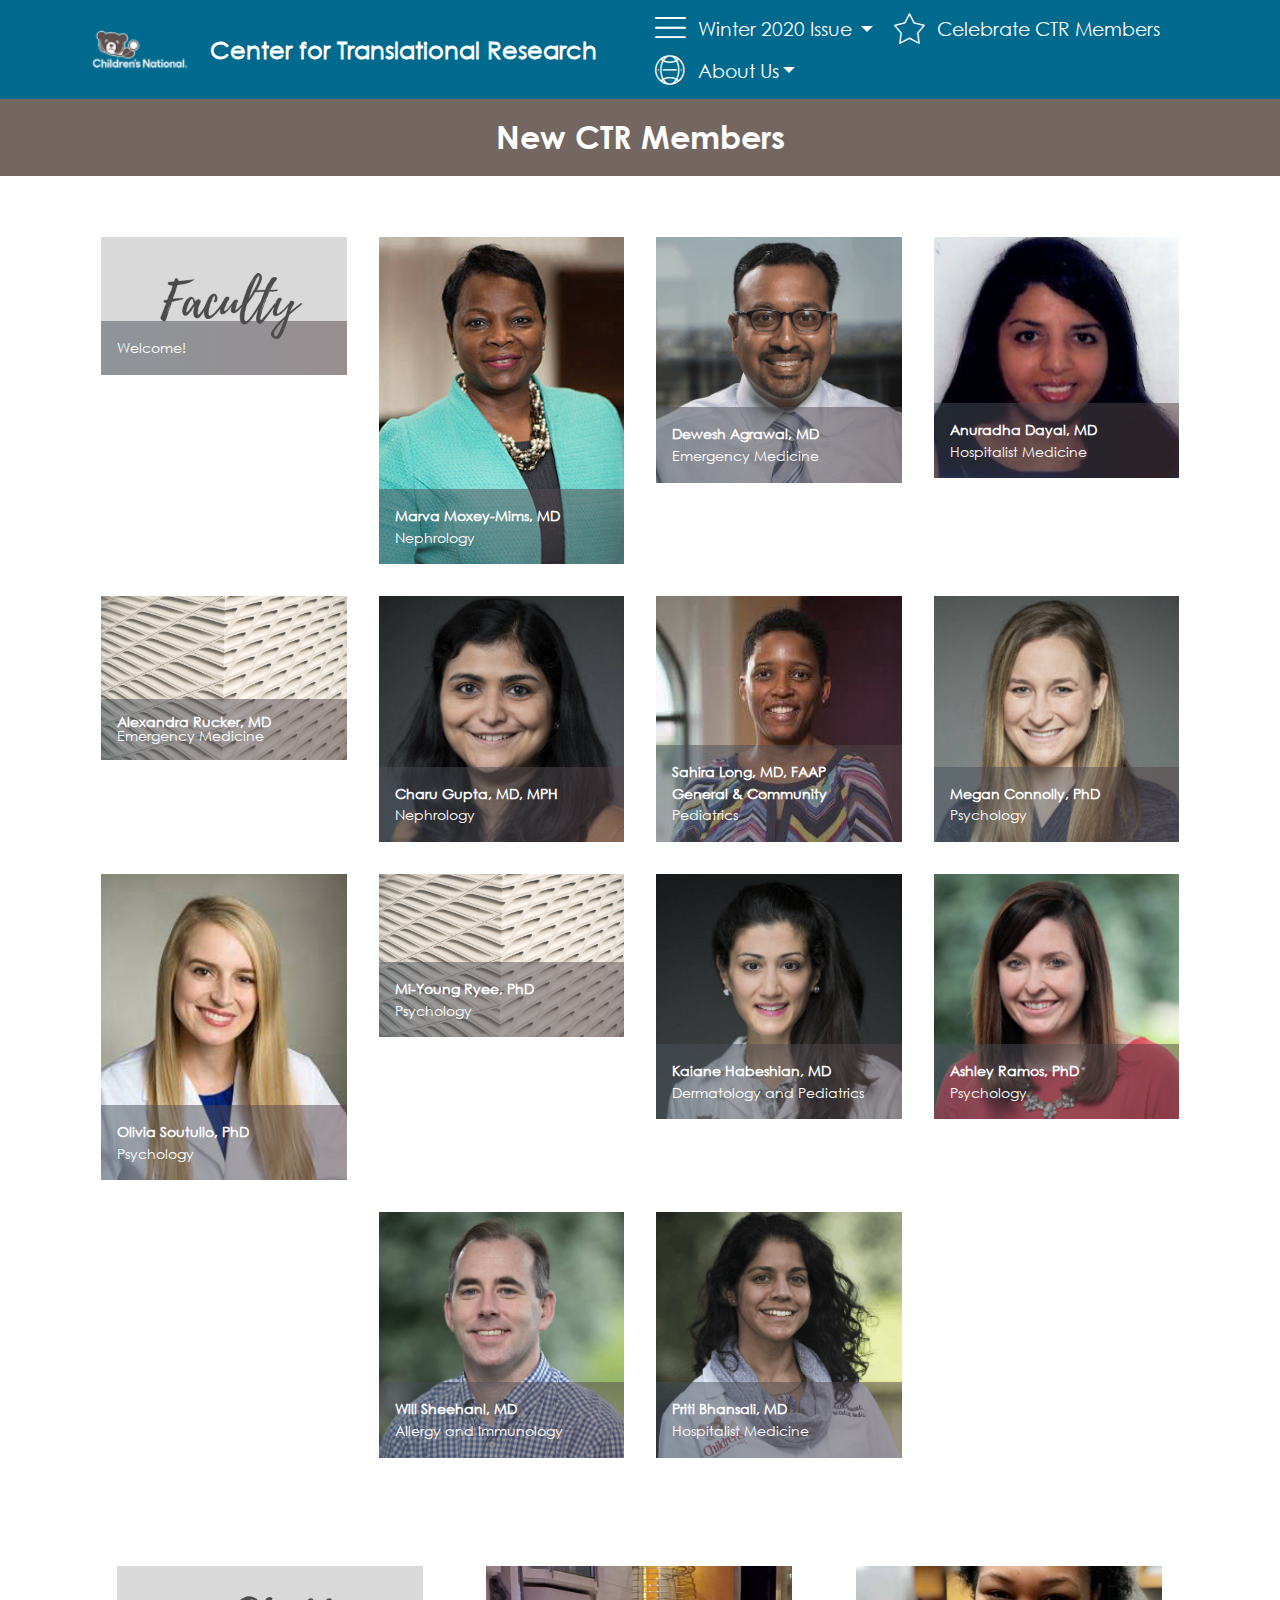
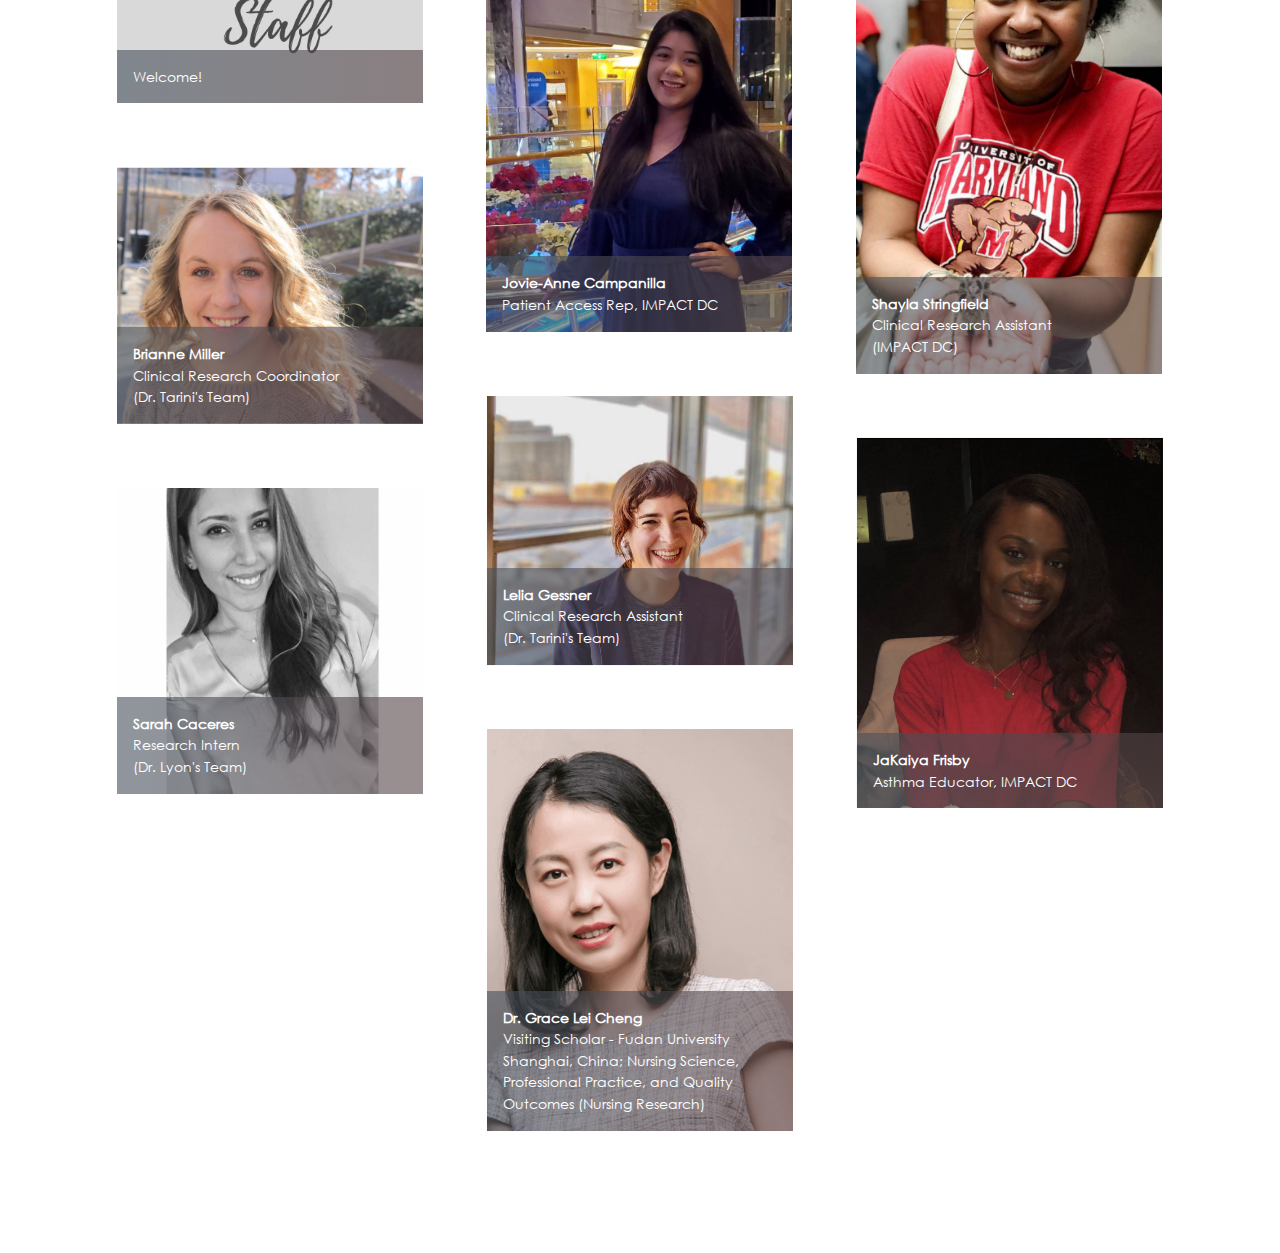
<file: NewCTRMembers.html>
<!DOCTYPE html>
<html  >
<head>
  <!-- Site made with Mobirise Website Builder v4.11.2, https://mobirise.com -->
  <meta charset="UTF-8">
  <meta http-equiv="X-UA-Compatible" content="IE=edge">
  <meta name="generator" content="Mobirise v4.11.2, mobirise.com">
  <meta name="viewport" content="width=device-width, initial-scale=1, minimum-scale=1">
  <link rel="shortcut icon" href="assets/images/cn-pr-grad-3c-cmyk-sm-062017-128x85.png" type="image/x-icon">
  <meta name="description" content="Website Builder Description">
  
  <title>NewCTRMembers</title>
  <link rel="stylesheet" href="assets/web/assets/mobirise-icons-bold/mobirise-icons-bold.css">
  <link rel="stylesheet" href="assets/web/assets/mobirise-icons/mobirise-icons.css">
  <link rel="stylesheet" href="assets/bootstrap/css/bootstrap.min.css">
  <link rel="stylesheet" href="assets/bootstrap/css/bootstrap-grid.min.css">
  <link rel="stylesheet" href="assets/bootstrap/css/bootstrap-reboot.min.css">
  <link rel="stylesheet" href="assets/dropdown/css/style.css">
  <link rel="stylesheet" href="assets/tether/tether.min.css">
  <link rel="stylesheet" href="assets/theme/css/style.css">
  <link rel="stylesheet" href="assets/gallery/style.css">
  <link href="assets/fonts/style.css" rel="stylesheet">
  <link rel="preload" as="style" href="assets/mobirise/css/mbr-additional.css"><link rel="stylesheet" href="assets/mobirise/css/mbr-additional.css" type="text/css">
  
  
  
</head>
<body>
  <section class="menu cid-qTkzRZLJNu" once="menu" id="menu1-1h">

    

    <nav class="navbar navbar-expand beta-menu navbar-dropdown align-items-center navbar-fixed-top navbar-toggleable-sm">
        <button class="navbar-toggler navbar-toggler-right" type="button" data-toggle="collapse" data-target="#navbarSupportedContent" aria-controls="navbarSupportedContent" aria-expanded="false" aria-label="Toggle navigation">
            <div class="hamburger">
                <span></span>
                <span></span>
                <span></span>
                <span></span>
            </div>
        </button>
        <div class="menu-logo">
            <div class="navbar-brand">
                <span class="navbar-logo">
                    <a href="https://childrensnational.org">
                         <img src="assets/images/cn-master-ol-whttxt-rgb-hires-sm-98x51.png" alt="Mobirise" title="" style="height: 3.8rem;">
                    </a>
                </span>
                <span class="navbar-caption-wrap"><a class="navbar-caption text-white display-5" href="https://childrensnational.org/research-and-education/center-for-translational-research" target="_blank">
                        Center for Translational Research</a></span>
            </div>
        </div>
        <div class="collapse navbar-collapse" id="navbarSupportedContent">
            <ul class="navbar-nav nav-dropdown nav-right" data-app-modern-menu="true"><li class="nav-item dropdown open">
                    <a class="nav-link link dropdown-toggle text-white display-4" href="https://childrensnational.org/research-and-education/center-for-translational-research" data-toggle="dropdown-submenu" aria-expanded="true" target="_blank"><span class="mbrib-menu mbr-iconfont mbr-iconfont-btn"></span>Winter 2020 Issue&nbsp;</a><div class="dropdown-menu"><a class="dropdown-item text-white display-4" href="index.html" target="_blank">Homepage<br></a><a class="dropdown-item text-white display-4" href="FacultyNews.html" target="_blank">Faculty News<br></a><a class="dropdown-item text-white display-4" href="AroundResearch.html" target="_blank">Around Research</a><a class="dropdown-item text-white display-4" href="NewCTRMembers.html" aria-expanded="false" target="_blank">New CTR Members</a><a class="dropdown-item text-white display-4" href="CTRSpotlight.html" target="_blank">Member Spotlight</a><a class="dropdown-item text-white display-4" href="Announcements.html" target="_blank">Announcements<br></a><a class="dropdown-item text-white display-4" href="ResearchResources.html" target="_blank">Research Resources<br></a><a class="dropdown-item text-white display-4" href="CTREvents.html" target="_blank">Upcoming Events<br></a><div class="dropdown"><a class="text-white dropdown-item dropdown-toggle display-4" href="https://childrensnational.org/research-and-education/center-for-translational-research" aria-expanded="false" target="_blank" data-toggle="dropdown-submenu">Archived Newsletters<br></a><div class="dropdown-menu dropdown-submenu"><a class="text-white dropdown-item display-4" href="assets/files/CTR_Connectors Corner_Spring 2019.pdf" aria-expanded="false" target="_blank">Spring 2019</a><a class="text-white dropdown-item display-4" href="assets/files/CTR_CC_Summer.2019.pdf" aria-expanded="false" target="_blank">Summer 2019<br></a><a class="text-white dropdown-item display-4" href="https://ctrinfo.github.io/NewsletterF19/" aria-expanded="false" target="_blank">Fall 2019<br></a></div></div></div>
                </li><li class="nav-item"><a class="nav-link link text-white display-4" href="CTRform.html" aria-expanded="false" target="_blank"><span class="mbri-star mbr-iconfont mbr-iconfont-btn"></span>Celebrate CTR Members</a></li><li class="nav-item dropdown">
                     <a class="nav-link link dropdown-toggle text-white display-4" href="https://childrensnational.org/research-and-education/center-for-translational-research" data-toggle="dropdown-submenu" aria-expanded="false"><span class="mbri-globe-2 mbr-iconfont mbr-iconfont-btn"></span>
                        
                        About Us</a><div class="dropdown-menu"><a class="dropdown-item text-white display-4" href="CTRLeadership.html" target="_blank">CTR Leadership</a><a class="dropdown-item text-white display-4" href="https://childrensnational.org/research-and-education/center-for-translational-research" target="_blank">CTR</a></div>
                </li></ul>
            
        </div>
    </nav>
</section>

<section class="engine"><a href="https://mobirise.info/a">online site builder</a></section><section class="mbr-section content4 cid-rClJ3XhVj3" id="content4-1k">

    

    <div class="container">
        <div class="media-container-row">
            <div class="title col-12 col-md-8">
                <h2 class="align-center pb-3 mbr-fonts-style display-2">
                    New CTR Members</h2>
                
                
            </div>
        </div>
    </div>
</section>

<section class="mbr-gallery mbr-slider-carousel cid-rBZ2Jzg9co" id="gallery4-28">

    

    <div class="container">
        <div><!-- Gallery --><div class="gallery-row"><div class="mbr-gallery-layout-default"><div><div class="row-first row justify-content-center m-0"><div class="mbr-gallery-item col-lg-3 col-md-6 col-sm-12 p-3" data-video-url="false"><div href="#lb-gallery4-28" data-slide-to="0" data-toggle="modal"><img src="assets/images/10-528x408-369x207.png" alt="" title=""><span class="icon-focus"></span><span class="mbr-gallery-title mbr-fonts-style display-7">Welcome!</span></div></div><div class="mbr-gallery-item col-lg-3 col-md-6 col-sm-12 p-3" data-video-url="false"><div href="#lb-gallery4-28" data-slide-to="1" data-toggle="modal"><img src="assets/images/marva-moxey-mims-md-300x400-300x400.jpg" alt="" title=""><span class="icon-focus"></span><span class="mbr-gallery-title mbr-fonts-style display-7"><strong>Marva Moxey-Mims, MD</strong><br>Nephrology</span></div></div><div class="mbr-gallery-item col-lg-3 col-md-6 col-sm-12 p-3" data-video-url="false"><div href="#lb-gallery4-28" data-slide-to="2" data-toggle="modal"><img src="assets/images/dewesh-agrawal-md-525x525-525x525.png" alt="" title=""><span class="icon-focus"></span><span class="mbr-gallery-title mbr-fonts-style display-7"><strong>Dewesh Agrawal, MD</strong><br>Emergency Medicine</span></div></div><div class="mbr-gallery-item col-lg-3 col-md-6 col-sm-12 p-3" data-video-url="false"><div href="#lb-gallery4-28" data-slide-to="3" data-toggle="modal"><img src="assets/images/dayal-anuradha-md-2-280x289-280x275.jpeg" alt="" title=""><span class="icon-focus"></span><span class="mbr-gallery-title mbr-fonts-style display-7"><strong>Anuradha Dayal, MD</strong><br>Hospitalist Medicine</span></div></div></div><div class="row-second row justify-content-center m-0"><div class="mbr-gallery-item col-lg-3 col-md-6 col-sm-12 p-3" data-video-url="false"><div href="#lb-gallery4-28" data-slide-to="4" data-toggle="modal"><img src="assets/images/mbr-1920x1280-800x533.jpg" alt="" title=""><span class="icon-focus"></span><span class="mbr-gallery-title mbr-fonts-style display-4"><strong>Alexandra Rucker, MD</strong><br>Emergency Medicine</span></div></div><div class="mbr-gallery-item col-lg-3 col-md-6 col-sm-12 p-3" data-video-url="false"><div href="#lb-gallery4-28" data-slide-to="5" data-toggle="modal"><img src="assets/images/charu-gupta-md-525x525-525x525.jpg" alt="" title=""><span class="icon-focus"></span><span class="mbr-gallery-title mbr-fonts-style display-7"><strong>Charu Gupta, MD, MPH</strong><br>Nephrology</span></div></div><div class="mbr-gallery-item col-lg-3 col-md-6 col-sm-12 p-3" data-video-url="false"><div href="#lb-gallery4-28" data-slide-to="6" data-toggle="modal"><img src="assets/images/sahira-long-md-faap-225x225-225x225.jpg" alt="" title=""><span class="icon-focus"></span><span class="mbr-gallery-title mbr-fonts-style display-7"><strong>Sahira Long, MD, FAAP</strong><br><strong>General &amp; Community </strong>Pediatrics</span></div></div><div class="mbr-gallery-item col-lg-3 col-md-6 col-sm-12 p-3" data-video-url="false"><div href="#lb-gallery4-28" data-slide-to="7" data-toggle="modal"><img src="assets/images/connolly-megan-phd-525x525-525x525.jpg" alt="" title=""><span class="icon-focus"></span><span class="mbr-gallery-title mbr-fonts-style display-7"><strong>Megan Connolly, PhD</strong><br>Psychology</span></div></div></div><div class="row-third row justify-content-center m-0"><div class="mbr-gallery-item col-lg-3 col-md-6 col-sm-12 p-3" data-video-url="false"><div href="#lb-gallery4-28" data-slide-to="8" data-toggle="modal"><img src="assets/images/soutullo-olivia-phd-218x272-218x272.jpg" alt="" title=""><span class="icon-focus"></span><span class="mbr-gallery-title mbr-fonts-style display-7"><strong>Olivia Soutullo, PhD</strong><br>Psychology<strong><br></strong></span></div></div><div class="mbr-gallery-item col-lg-3 col-md-6 col-sm-12 p-3" data-video-url="false"><div href="#lb-gallery4-28" data-slide-to="9" data-toggle="modal"><img src="assets/images/mbr-1920x1280-800x533-800x533.jpg" alt="" title=""><span class="icon-focus"></span><span class="mbr-gallery-title mbr-fonts-style display-7"><strong>Mi-Young Ryee, PhD</strong><br>Psychology</span></div></div><div class="mbr-gallery-item col-lg-3 col-md-6 col-sm-12 p-3" data-video-url="false"><div href="#lb-gallery4-28" data-slide-to="10" data-toggle="modal"><img src="assets/images/habeshian-kaiane-md-525x525-525x525.jpg" alt="" title=""><span class="icon-focus"></span><span class="mbr-gallery-title mbr-fonts-style display-7"><strong>Kaiane Habeshian, MD</strong><br>Dermatology and Pediatrics</span></div></div><div class="mbr-gallery-item col-lg-3 col-md-6 col-sm-12 p-3" data-video-url="false"><div href="#lb-gallery4-28" data-slide-to="11" data-toggle="modal"><img src="assets/images/ramos-ashley-phd-525x525-525x525.jpg" alt="" title=""><span class="icon-focus"></span><span class="mbr-gallery-title mbr-fonts-style display-7"><strong>Ashley Ramos, PhD</strong><br>Psychology</span></div></div></div><div class="row-fourth row justify-content-center m-0"><div class="mbr-gallery-item col-lg-3 col-md-6 col-sm-12 p-3" data-video-url="false"><div href="#lb-gallery4-28" data-slide-to="12" data-toggle="modal"><img src="assets/images/sheehan-will-md-525x525-525x525.jpg" alt="" title=""><span class="icon-focus"></span><span class="mbr-gallery-title mbr-fonts-style display-7"><strong>Will Sheehanl, MD</strong><br>Allergy and Immunology</span></div></div><div class="mbr-gallery-item col-lg-3 col-md-6 col-sm-12 p-3" data-video-url="false"><div href="#lb-gallery4-28" data-slide-to="13" data-toggle="modal"><img src="assets/images/bhansali-priti-md-525x525-525x525.png" alt="" title=""><span class="icon-focus"></span><span class="mbr-gallery-title mbr-fonts-style display-7"><strong>Priti Bhansali, MD</strong><br>Hospitalist Medicine</span></div></div></div></div><div class="clearfix"></div></div></div><!-- Lightbox --><div data-app-prevent-settings="" class="mbr-slider modal fade carousel slide" tabindex="-1" data-keyboard="true" data-interval="false" id="lb-gallery4-28"><div class="modal-dialog"><div class="modal-content"><div class="modal-body"><div class="carousel-inner"><div class="carousel-item"><img src="assets/images/10-528x408.png" alt="" title=""></div><div class="carousel-item"><img src="assets/images/marva-moxey-mims-md-300x400.jpg" alt="" title=""></div><div class="carousel-item"><img src="assets/images/dewesh-agrawal-md-525x525.png" alt="" title=""></div><div class="carousel-item active"><img src="assets/images/dayal-anuradha-md-2-280x289.jpeg" alt="" title=""></div><div class="carousel-item"><img src="assets/images/mbr-1920x1280.jpg" alt="" title=""></div><div class="carousel-item"><img src="assets/images/charu-gupta-md-525x525.jpg" alt="" title=""></div><div class="carousel-item"><img src="assets/images/sahira-long-md-faap-225x225.jpg" alt="" title=""></div><div class="carousel-item"><img src="assets/images/connolly-megan-phd-525x525.jpg" alt="" title=""></div><div class="carousel-item"><img src="assets/images/soutullo-olivia-phd-218x272.jpg" alt="" title=""></div><div class="carousel-item"><img src="assets/images/mbr-1920x1280-800x533.jpg" alt="" title=""></div><div class="carousel-item"><img src="assets/images/habeshian-kaiane-md-525x525.jpg" alt="" title=""></div><div class="carousel-item"><img src="assets/images/ramos-ashley-phd-525x525.jpg" alt="" title=""></div><div class="carousel-item"><img src="assets/images/sheehan-will-md-525x525.jpg" alt="" title=""></div><div class="carousel-item"><img src="assets/images/bhansali-priti-md-525x525.png" alt="" title=""></div></div><a class="carousel-control carousel-control-prev" role="button" data-slide="prev" href="#lb-gallery4-28"><span class="mbri-left mbr-iconfont" aria-hidden="true"></span><span class="sr-only">Previous</span></a><a class="carousel-control carousel-control-next" role="button" data-slide="next" href="#lb-gallery4-28"><span class="mbri-right mbr-iconfont" aria-hidden="true"></span><span class="sr-only">Next</span></a><a class="close" href="#" role="button" data-dismiss="modal"><span class="sr-only">Close</span></a></div></div></div></div></div>
    </div>

</section>

<section class="mbr-gallery mbr-slider-carousel cid-rBZ2LD1dpF" id="gallery1-29">

    

    <div class="container">
        <div><!-- Filter --><!-- Gallery --><div class="mbr-gallery-row"><div class="mbr-gallery-layout-default"><div><div><div class="mbr-gallery-item mbr-gallery-item--p4" data-video-url="false" data-tags="Awesome"><div href="#lb-gallery1-29" data-slide-to="0" data-toggle="modal"><img src="assets/images/9-6-528x408-422x190.png" alt="" title=""><span class="icon-focus"></span><span class="mbr-gallery-title mbr-fonts-style display-7">Welcome!</span></div></div><div class="mbr-gallery-item mbr-gallery-item--p4" data-video-url="false" data-tags="Responsive"><div href="#lb-gallery1-29" data-slide-to="1" data-toggle="modal"><img src="assets/images/jovie-campanilla-2000x2280-800x957.jpeg" alt="" title=""><span class="icon-focus"></span><span class="mbr-gallery-title mbr-fonts-style display-7"><strong>Jovie-Anne Campanilla</strong><br>Patient Access Rep, IMPACT DC</span></div></div><div class="mbr-gallery-item mbr-gallery-item--p4" data-video-url="false" data-tags="Creative"><div href="#lb-gallery1-29" data-slide-to="2" data-toggle="modal"><img src="assets/images/shayla-stringfield-750x1000-750x1000.jpg" alt="" title=""><span class="icon-focus"></span><span class="mbr-gallery-title mbr-fonts-style display-7"><strong>Shayla Stringfield</strong><br>Clinical Research Assistant <br>(IMPACT DC)</span></div></div><div class="mbr-gallery-item mbr-gallery-item--p4" data-video-url="false" data-tags="Creative"><div href="#lb-gallery1-29" data-slide-to="3" data-toggle="modal"><img src="assets/images/brianne-catherine-miller-1920x1280-800x670.jpeg" alt="" title=""><span class="icon-focus"></span><span class="mbr-gallery-title mbr-fonts-style display-7"><strong>Brianne Miller</strong><br>Clinical Research Coordinator <br>(Dr. Tarini's Team)<br></span></div></div><div class="mbr-gallery-item mbr-gallery-item--p4" data-video-url="false" data-tags="Creative"><div href="#lb-gallery1-29" data-slide-to="4" data-toggle="modal"><img src="assets/images/lelia-gessner-546x480-546x480.jpg" alt="" title=""><span class="icon-focus"></span><span class="mbr-gallery-title mbr-fonts-style display-7"><strong>Lelia Gessner</strong><br>Clinical Research Assistant<br>(Dr. Tarini's Team)<br></span></div></div><div class="mbr-gallery-item mbr-gallery-item--p4" data-video-url="false" data-tags="Creative"><div href="#lb-gallery1-29" data-slide-to="5" data-toggle="modal"><img src="assets/images/jakaiya-frisby-830x1005-800x969.jpg" alt="" title=""><span class="icon-focus"></span><span class="mbr-gallery-title mbr-fonts-style display-7"><strong>JaKaiya Frisby</strong><br>Asthma Educator, IMPACT DC</span></div></div><div class="mbr-gallery-item mbr-gallery-item--p4" data-video-url="false" data-tags="Creative"><div href="#lb-gallery1-29" data-slide-to="6" data-toggle="modal"><img src="assets/images/sarah-caceres-960x960-800x800.jpg" alt="" title=""><span class="icon-focus"></span><span class="mbr-gallery-title mbr-fonts-style display-7"><strong>Sarah Caceres</strong><br>Research Intern<br>(Dr. Lyon's Team)<br></span></div></div><div class="mbr-gallery-item mbr-gallery-item--p4" data-video-url="false" data-tags="Awesome"><div href="#lb-gallery1-29" data-slide-to="7" data-toggle="modal"><img src="assets/images/grace-lei-cheng-497x653-497x653.png" alt="" title=""><span class="icon-focus"></span><span class="mbr-gallery-title mbr-fonts-style display-7"><strong>Dr. Grace Lei Cheng</strong><br>Visiting Scholar - Fudan University Shanghai, China;&nbsp;Nursing Science, Professional Practice, and Quality Outcomes (Nursing Research)</span></div></div></div></div><div class="clearfix"></div></div></div><!-- Lightbox --><div data-app-prevent-settings="" class="mbr-slider modal fade carousel slide" tabindex="-1" data-keyboard="true" data-interval="false" id="lb-gallery1-29"><div class="modal-dialog"><div class="modal-content"><div class="modal-body"><div class="carousel-inner"><div class="carousel-item"><img src="assets/images/9-6-528x408.png" alt="" title=""></div><div class="carousel-item"><img src="assets/images/jovie-campanilla-2000x2280.jpeg" alt="" title=""></div><div class="carousel-item"><img src="assets/images/shayla-stringfield-750x1000.jpg" alt="" title=""></div><div class="carousel-item"><img src="assets/images/brianne-catherine-miller-1920x1280.jpeg" alt="" title=""></div><div class="carousel-item active"><img src="assets/images/lelia-gessner-546x480.jpg" alt="" title=""></div><div class="carousel-item"><img src="assets/images/jakaiya-frisby-830x1005.jpg" alt="" title=""></div><div class="carousel-item"><img src="assets/images/sarah-caceres-960x960.jpg" alt="" title=""></div><div class="carousel-item"><img src="assets/images/grace-lei-cheng-497x653.png" alt="" title=""></div></div><a class="carousel-control carousel-control-prev" role="button" data-slide="prev" href="#lb-gallery1-29"><span class="mbri-left mbr-iconfont" aria-hidden="true"></span><span class="sr-only">Previous</span></a><a class="carousel-control carousel-control-next" role="button" data-slide="next" href="#lb-gallery1-29"><span class="mbri-right mbr-iconfont" aria-hidden="true"></span><span class="sr-only">Next</span></a><a class="close" href="#" role="button" data-dismiss="modal"><span class="sr-only">Close</span></a></div></div></div></div></div>
    </div>

</section>


  <script src="assets/popper/popper.min.js"></script>
  <script src="assets/web/assets/jquery/jquery.min.js"></script>
  <script src="assets/bootstrap/js/bootstrap.min.js"></script>
  <script src="assets/bootstrapcarouselswipe/bootstrap-carousel-swipe.js"></script>
  <script src="assets/dropdown/js/nav-dropdown.js"></script>
  <script src="assets/dropdown/js/navbar-dropdown.js"></script>
  <script src="assets/touchswipe/jquery.touch-swipe.min.js"></script>
  <script src="assets/masonry/masonry.pkgd.min.js"></script>
  <script src="assets/imagesloaded/imagesloaded.pkgd.min.js"></script>
  <script src="assets/smoothscroll/smooth-scroll.js"></script>
  <script src="assets/tether/tether.min.js"></script>
  <script src="assets/vimeoplayer/jquery.mb.vimeo_player.js"></script>
  <script src="assets/theme/js/script.js"></script>
  <script src="assets/slidervideo/script.js"></script>
  <script src="assets/gallery/player.min.js"></script>
  <script src="assets/gallery/script.js"></script>
  
  
 <div id="scrollToTop" class="scrollToTop mbr-arrow-up"><a style="text-align: center;"><i class="mbr-arrow-up-icon mbr-arrow-up-icon-cm cm-icon cm-icon-smallarrow-up"></i></a></div>
  </body>
</html>
</file>
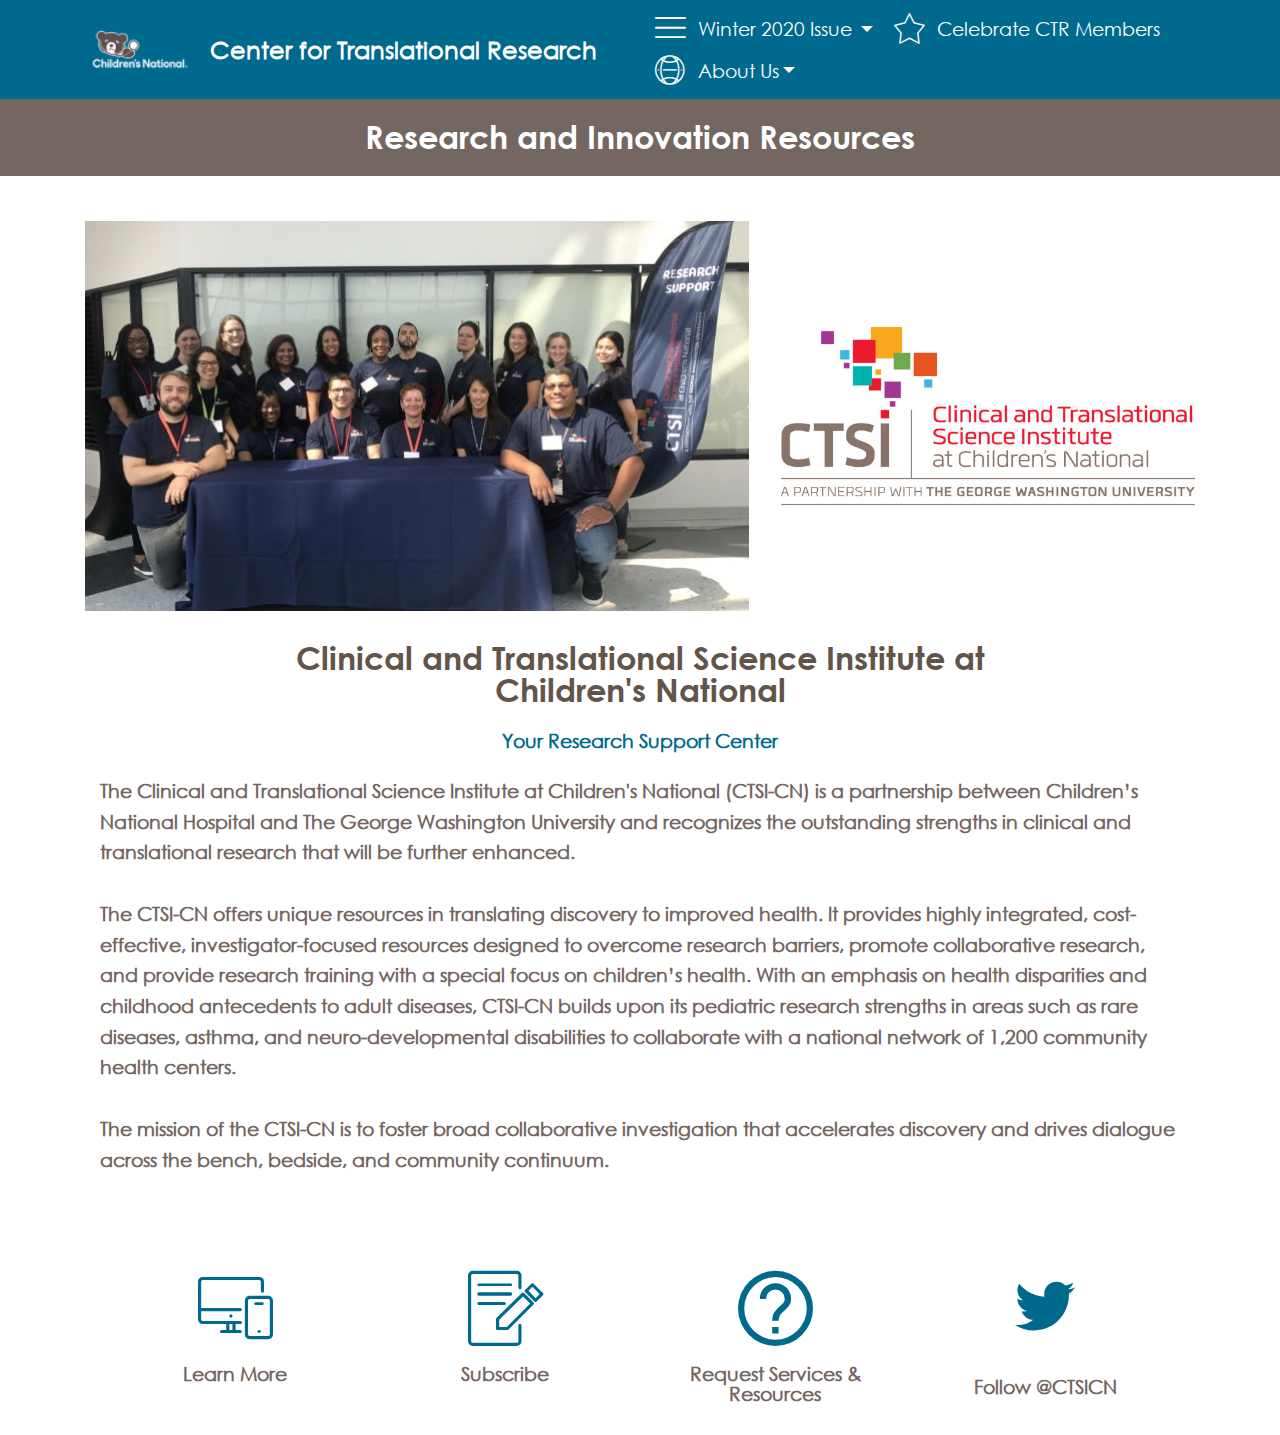
<file: ResearchResources.html>
<!DOCTYPE html>
<html  >
<head>
  <!-- Site made with Mobirise Website Builder v4.11.2, https://mobirise.com -->
  <meta charset="UTF-8">
  <meta http-equiv="X-UA-Compatible" content="IE=edge">
  <meta name="generator" content="Mobirise v4.11.2, mobirise.com">
  <meta name="viewport" content="width=device-width, initial-scale=1, minimum-scale=1">
  <link rel="shortcut icon" href="assets/images/cn-pr-grad-3c-cmyk-sm-062017-128x85.png" type="image/x-icon">
  <meta name="description" content="Web Site Creator Description">
  
  <title>ResearchResources</title>
  <link rel="stylesheet" href="assets/web/assets/mobirise-icons2/mobirise2.css">
  <link rel="stylesheet" href="assets/web/assets/mobirise-icons/mobirise-icons.css">
  <link rel="stylesheet" href="assets/web/assets/mobirise-icons-bold/mobirise-icons-bold.css">
  <link rel="stylesheet" href="assets/bootstrap/css/bootstrap.min.css">
  <link rel="stylesheet" href="assets/bootstrap/css/bootstrap-grid.min.css">
  <link rel="stylesheet" href="assets/bootstrap/css/bootstrap-reboot.min.css">
  <link rel="stylesheet" href="assets/tether/tether.min.css">
  <link rel="stylesheet" href="assets/socicon/css/styles.css">
  <link rel="stylesheet" href="assets/dropdown/css/style.css">
  <link rel="stylesheet" href="assets/theme/css/style.css">
  <link href="assets/fonts/style.css" rel="stylesheet">
  <link rel="preload" as="style" href="assets/mobirise/css/mbr-additional.css"><link rel="stylesheet" href="assets/mobirise/css/mbr-additional.css" type="text/css">
  
  
  
</head>
<body>
  <section class="menu cid-qTkzRZLJNu" once="menu" id="menu1-1j">

    

    <nav class="navbar navbar-expand beta-menu navbar-dropdown align-items-center navbar-fixed-top navbar-toggleable-sm">
        <button class="navbar-toggler navbar-toggler-right" type="button" data-toggle="collapse" data-target="#navbarSupportedContent" aria-controls="navbarSupportedContent" aria-expanded="false" aria-label="Toggle navigation">
            <div class="hamburger">
                <span></span>
                <span></span>
                <span></span>
                <span></span>
            </div>
        </button>
        <div class="menu-logo">
            <div class="navbar-brand">
                <span class="navbar-logo">
                    <a href="https://childrensnational.org">
                         <img src="assets/images/cn-master-ol-whttxt-rgb-hires-sm-98x51.png" alt="Mobirise" title="" style="height: 3.8rem;">
                    </a>
                </span>
                <span class="navbar-caption-wrap"><a class="navbar-caption text-white display-5" href="https://childrensnational.org/research-and-education/center-for-translational-research" target="_blank">
                        Center for Translational Research</a></span>
            </div>
        </div>
        <div class="collapse navbar-collapse" id="navbarSupportedContent">
            <ul class="navbar-nav nav-dropdown nav-right" data-app-modern-menu="true"><li class="nav-item dropdown open">
                    <a class="nav-link link dropdown-toggle text-white display-4" href="https://childrensnational.org/research-and-education/center-for-translational-research" data-toggle="dropdown-submenu" aria-expanded="true" target="_blank"><span class="mbrib-menu mbr-iconfont mbr-iconfont-btn"></span>Winter 2020 Issue&nbsp;</a><div class="dropdown-menu"><a class="dropdown-item text-white display-4" href="index.html" target="_blank">Homepage<br></a><a class="dropdown-item text-white display-4" href="FacultyNews.html" target="_blank">Faculty News<br></a><a class="dropdown-item text-white display-4" href="AroundResearch.html" target="_blank">Around Research</a><a class="dropdown-item text-white display-4" href="NewCTRMembers.html" aria-expanded="false" target="_blank">New CTR Members</a><a class="dropdown-item text-white display-4" href="CTRSpotlight.html" target="_blank">Member Spotlight</a><a class="dropdown-item text-white display-4" href="Announcements.html" target="_blank">Announcements<br></a><a class="dropdown-item text-white display-4" href="ResearchResources.html" target="_blank">Research Resources<br></a><a class="dropdown-item text-white display-4" href="CTREvents.html" target="_blank">Upcoming Events<br></a><div class="dropdown"><a class="text-white dropdown-item dropdown-toggle display-4" href="https://childrensnational.org/research-and-education/center-for-translational-research" aria-expanded="false" target="_blank" data-toggle="dropdown-submenu">Archived Newsletters<br></a><div class="dropdown-menu dropdown-submenu"><a class="text-white dropdown-item display-4" href="assets/files/CTR_Connectors Corner_Spring 2019.pdf" aria-expanded="false" target="_blank">Spring 2019</a><a class="text-white dropdown-item display-4" href="assets/files/CTR_CC_Summer.2019.pdf" aria-expanded="false" target="_blank">Summer 2019<br></a><a class="text-white dropdown-item display-4" href="https://ctrinfo.github.io/NewsletterF19/" aria-expanded="false" target="_blank">Fall 2019<br></a></div></div></div>
                </li><li class="nav-item"><a class="nav-link link text-white display-4" href="CTRform.html" aria-expanded="false" target="_blank"><span class="mbri-star mbr-iconfont mbr-iconfont-btn"></span>Celebrate CTR Members</a></li><li class="nav-item dropdown">
                     <a class="nav-link link dropdown-toggle text-white display-4" href="https://childrensnational.org/research-and-education/center-for-translational-research" data-toggle="dropdown-submenu" aria-expanded="false"><span class="mbri-globe-2 mbr-iconfont mbr-iconfont-btn"></span>
                        
                        About Us</a><div class="dropdown-menu"><a class="dropdown-item text-white display-4" href="CTRLeadership.html" target="_blank">CTR Leadership</a><a class="dropdown-item text-white display-4" href="https://childrensnational.org/research-and-education/center-for-translational-research" target="_blank">CTR</a></div>
                </li></ul>
            
        </div>
    </nav>
</section>

<section class="engine"><a href="https://mobirise.info/x">css templates</a></section><section class="mbr-section content4 cid-rCsgyZQNMM" id="content4-2f">

    

    <div class="container">
        <div class="media-container-row">
            <div class="title col-12 col-md-8">
                <h2 class="align-center pb-3 mbr-fonts-style display-2">
                    Research and Innovation Resources</h2>
                
                
            </div>
        </div>
    </div>
</section>

<section class="cid-rCsAHMnhW5" id="content13-2u">
    
    <div class="container">
            <div class="media-container-row" style="width: 100%;">
                <div class="img-item item1" style="width: 163%;">
                    <img src="assets/images/photo-sep-11-2-10-41-pm-736x552.jpeg" alt="" title="">
                    
                </div>
                <div class="img-item">
                    <a href="https://ctsicn.org/" target="_blank"><img src="assets/images/ctsi-logo-rgb-664x284.jpg" alt="" title=""></a>
                    
                </div>
            </div>
    </div>
</section>

<section class="mbr-section content4 cid-rMVTJH3hqN" id="content4-5r">

    

    <div class="container">
        <div class="media-container-row">
            <div class="title col-12 col-md-8">
                <h2 class="align-center pb-3 mbr-fonts-style display-2">
                    Clinical and Translational Science Institute at Children's National</h2>
                
                
            </div>
        </div>
    </div>
</section>

<section class="header12 cid-rCskCFMmdk" id="header12-2i">

    

    

    <div class="container  ">
            <div class="media-container">
                <div class="col-md-12 align-center">
                    <h1 class="mbr-section-title pb-3 mbr-white mbr-bold mbr-fonts-style display-4">Your Research Support Center</h1>
                    <p class="mbr-text pb-3 mbr-white mbr-fonts-style display-4"><strong>The Clinical and Translational Science Institute at Children's National (CTSI-CN) is a partnership between Children’s National Hospital and The George Washington University and recognizes the outstanding strengths in clinical and translational research that will be further enhanced.</strong><br><br><strong>The CTSI-CN offers unique resources in translating discovery to improved health. It provides highly integrated, cost-effective, investigator-focused resources designed to overcome research barriers, promote collaborative research, and provide research training with a special focus on children’s health. With an emphasis on health disparities and childhood antecedents to adult diseases, CTSI-CN builds upon its pediatric research strengths in areas such as rare diseases, asthma, and neuro-developmental disabilities to collaborate with a national network of 1,200 community health centers.</strong><br><br><strong>The mission of the CTSI-CN is to foster broad collaborative investigation that accelerates discovery and drives dialogue across the bench, bedside, and community continuum.&nbsp;</strong><br><strong>
                    </strong></p>
                    

                    <div class="icons-media-container mbr-white">
                        <div class="card col-12 col-md-6 col-lg-3">
                            <div class="icon-block">
                            <a href="https://ctsicn.org/" target="_blank">
                                <span class="mbr-iconfont mbri-responsive" style="color: rgb(0, 106, 142); fill: rgb(0, 106, 142); font-size: 75px;"></span>
                            </a>
                            </div>
                            <h5 class="mbr-fonts-style display-4"><strong>
                                Learn More</strong></h5>
                        </div>

                        <div class="card col-12 col-md-6 col-lg-3">
                            <div class="icon-block">
                                <a href="https://visitor.r20.constantcontact.com/d.jsp?llr=fpfpslfab&p=oi&m=1105268807141&sit=gdlpvg5fb&f=d86e3613-7530-4cbe-a577-ccf2a40ab3fb" target="_blank">
                                    <span class="mbr-iconfont mbri-edit" style="color: rgb(0, 106, 142); fill: rgb(0, 106, 142); font-size: 75px;"></span>
                                </a>
                            </div>
                            <h5 class="mbr-fonts-style display-4"><strong>
                                Subscribe</strong></h5>
                        </div>

                        <div class="card col-12 col-md-6 col-lg-3">
                            <div class="icon-block">
                                <a href="https://ctsicn.org/node/221">
                                    <span class="mbr-iconfont mobi-mbri-help mobi-mbri" style="color: rgb(0, 106, 142); fill: rgb(0, 106, 142); font-size: 75px;"></span>
                                </a>
                            </div>
                            <h5 class="mbr-fonts-style display-4"><strong>Request Services &amp; Resources</strong></h5>
                        </div>

                        <div class="card col-12 col-md-6 col-lg-3">
                            <div class="icon-block">
                                <a href="https://twitter.com/CTSICN" target="_blank">
                                    <span class="mbr-iconfont socicon-twitter socicon" style="color: rgb(0, 106, 142); fill: rgb(0, 106, 142); font-size: 60px;"></span>
                                </a>
                            </div>
                            <h5 class="mbr-fonts-style display-4"><strong>Follow @CTSICN</strong><br></h5>
                        </div>
                    </div>
                </div>
            </div>
    </div>

    
</section>


  <script src="assets/web/assets/jquery/jquery.min.js"></script>
  <script src="assets/popper/popper.min.js"></script>
  <script src="assets/bootstrap/js/bootstrap.min.js"></script>
  <script src="assets/tether/tether.min.js"></script>
  <script src="assets/touchswipe/jquery.touch-swipe.min.js"></script>
  <script src="assets/vimeoplayer/jquery.mb.vimeo_player.js"></script>
  <script src="assets/smoothscroll/smooth-scroll.js"></script>
  <script src="assets/dropdown/js/nav-dropdown.js"></script>
  <script src="assets/dropdown/js/navbar-dropdown.js"></script>
  <script src="assets/theme/js/script.js"></script>
  
  
 <div id="scrollToTop" class="scrollToTop mbr-arrow-up"><a style="text-align: center;"><i class="mbr-arrow-up-icon mbr-arrow-up-icon-cm cm-icon cm-icon-smallarrow-up"></i></a></div>
  </body>
</html>
</file>
<file: assets/web/assets/mobirise-icons-bold/mobirise-icons-bold.css>
@font-face {
  font-family: 'mobirise-icons-bold';
  font-display: swap;
  src:  url('mobirise-icons-bold.eot?m1l4yr');
  src:  url('mobirise-icons-bold.eot?m1l4yr#iefix') format('embedded-opentype'),
    url('mobirise-icons-bold.ttf?m1l4yr') format('truetype'),
    url('mobirise-icons-bold.woff?m1l4yr') format('woff'),
    url('mobirise-icons-bold.svg?m1l4yr#mobirise-icons-bold') format('svg');
  font-weight: normal;
  font-style: normal;
}

[class^="mbrib-"], [class*="mbrib-"] {
  /* use !important to prevent issues with browser extensions that change fonts */
  font-family: 'mobirise-icons-bold' !important;
  speak: none;
  font-style: normal;
  font-weight: normal;
  font-variant: normal;
  text-transform: none;
  line-height: 1;

  /* Better Font Rendering =========== */
  -webkit-font-smoothing: antialiased;
  -moz-osx-font-smoothing: grayscale;
}

.mbrib-add-submenu:before {
  content: "\e900";
}
.mbrib-alert:before {
  content: "\e901";
}
.mbrib-align-center:before {
  content: "\e902";
}
.mbrib-align-justify:before {
  content: "\e903";
}
.mbrib-align-left:before {
  content: "\e904";
}
.mbrib-align-right:before {
  content: "\e905";
}
.mbrib-android:before {
  content: "\e906";
}
.mbrib-apple:before {
  content: "\e907";
}
.mbrib-arrow-down:before {
  content: "\e908";
}
.mbrib-arrow-next:before {
  content: "\e909";
}
.mbrib-arrow-prev:before {
  content: "\e90a";
}
.mbrib-arrow-up:before {
  content: "\e90b";
}
.mbrib-bold:before {
  content: "\e90c";
}
.mbrib-bookmark:before {
  content: "\e90d";
}
.mbrib-bootstrap:before {
  content: "\e90e";
}
.mbrib-briefcase:before {
  content: "\e90f";
}
.mbrib-browse:before {
  content: "\e910";
}
.mbrib-bulleted-list:before {
  content: "\e911";
}
.mbrib-calendar:before {
  content: "\e912";
}
.mbrib-camera:before {
  content: "\e913";
}
.mbrib-cart-add:before {
  content: "\e914";
}
.mbrib-cart-full:before {
  content: "\e915";
}
.mbrib-cash:before {
  content: "\e916";
}
.mbrib-change-style:before {
  content: "\e917";
}
.mbrib-chat:before {
  content: "\e918";
}
.mbrib-clock:before {
  content: "\e919";
}
.mbrib-close:before {
  content: "\e91a";
}
.mbrib-cloud:before {
  content: "\e91b";
}
.mbrib-code:before {
  content: "\e91c";
}
.mbrib-contact-form:before {
  content: "\e91d";
}
.mbrib-credit-card:before {
  content: "\e91e";
}
.mbrib-cursor-click:before {
  content: "\e91f";
}
.mbrib-cust-feedback:before {
  content: "\e920";
}
.mbrib-database:before {
  content: "\e921";
}
.mbrib-delivery:before {
  content: "\e922";
}
.mbrib-desktop:before {
  content: "\e923";
}
.mbrib-devices:before {
  content: "\e924";
}
.mbrib-down:before {
  content: "\e925";
}
.mbrib-download:before {
  content: "\e926";
}
.mbrib-drag-n-drop:before {
  content: "\e927";
}
.mbrib-drag-n-drop2:before {
  content: "\e928";
}
.mbrib-edit:before {
  content: "\e929";
}
.mbrib-edit2:before {
  content: "\e92a";
}
.mbrib-error:before {
  content: "\e92b";
}
.mbrib-extension:before {
  content: "\e92c";
}
.mbrib-features:before {
  content: "\e92d";
}
.mbrib-file:before {
  content: "\e92e";
}
.mbrib-flag:before {
  content: "\e92f";
}
.mbrib-folder:before {
  content: "\e930";
}
.mbrib-gift:before {
  content: "\e931";
}
.mbrib-github:before {
  content: "\e932";
}
.mbrib-globe-2:before {
  content: "\e933";
}
.mbrib-globe:before {
  content: "\e934";
}
.mbrib-growing-chart:before {
  content: "\e935";
}
.mbrib-hearth:before {
  content: "\e936";
}
.mbrib-help:before {
  content: "\e937";
}
.mbrib-home:before {
  content: "\e938";
}
.mbrib-hot-cup:before {
  content: "\e939";
}
.mbrib-idea:before {
  content: "\e93a";
}
.mbrib-image-gallery:before {
  content: "\e93b";
}
.mbrib-image-slider:before {
  content: "\e93c";
}
.mbrib-info:before {
  content: "\e93d";
}
.mbrib-italic:before {
  content: "\e93e";
}
.mbrib-key:before {
  content: "\e93f";
}
.mbrib-laptop:before {
  content: "\e940";
}
.mbrib-layers:before {
  content: "\e941";
}
.mbrib-left-right:before {
  content: "\e942";
}
.mbrib-left:before {
  content: "\e943";
}
.mbrib-letter:before {
  content: "\e944";
}
.mbrib-like:before {
  content: "\e945";
}
.mbrib-link:before {
  content: "\e946";
}
.mbrib-lock:before {
  content: "\e947";
}
.mbrib-login:before {
  content: "\e948";
}
.mbrib-logout:before {
  content: "\e949";
}
.mbrib-magic-stick:before {
  content: "\e94a";
}
.mbrib-map-pin:before {
  content: "\e94b";
}
.mbrib-menu:before {
  content: "\e94c";
}
.mbrib-mobile:before {
  content: "\e94d";
}
.mbrib-mobile2:before {
  content: "\e94e";
}
.mbrib-mobirise:before {
  content: "\e94f";
}
.mbrib-more-horizontal:before {
  content: "\e950";
}
.mbrib-more-vertical:before {
  content: "\e951";
}
.mbrib-music:before {
  content: "\e952";
}
.mbrib-new-file:before {
  content: "\e953";
}
.mbrib-numbered-list:before {
  content: "\e954";
}
.mbrib-opened-folder:before {
  content: "\e955";
}
.mbrib-pages:before {
  content: "\e956";
}
.mbrib-paper-plane:before {
  content: "\e957";
}
.mbrib-paperclip:before {
  content: "\e958";
}
.mbrib-photo:before {
  content: "\e959";
}
.mbrib-photos:before {
  content: "\e95a";
}
.mbrib-pin:before {
  content: "\e95b";
}
.mbrib-play:before {
  content: "\e95c";
}
.mbrib-plus:before {
  content: "\e95d";
}
.mbrib-preview:before {
  content: "\e95e";
}
.mbrib-print:before {
  content: "\e95f";
}
.mbrib-protect:before {
  content: "\e960";
}
.mbrib-question:before {
  content: "\e961";
}
.mbrib-quote-left:before {
  content: "\e962";
}
.mbrib-quote-right:before {
  content: "\e963";
}
.mbrib-redo:before {
  content: "\e964";
}
.mbrib-refresh:before {
  content: "\e965";
}
.mbrib-responsive:before {
  content: "\e966";
}
.mbrib-right:before {
  content: "\e967";
}
.mbrib-rocket:before {
  content: "\e968";
}
.mbrib-sad-face:before {
  content: "\e969";
}
.mbrib-sale:before {
  content: "\e96a";
}
.mbrib-save:before {
  content: "\e96b";
}
.mbrib-search:before {
  content: "\e96c";
}
.mbrib-setting:before {
  content: "\e96d";
}
.mbrib-setting2:before {
  content: "\e96e";
}
.mbrib-setting3:before {
  content: "\e96f";
}
.mbrib-share:before {
  content: "\e970";
}
.mbrib-shopping-bag:before {
  content: "\e971";
}
.mbrib-shopping-basket:before {
  content: "\e972";
}
.mbrib-shopping-cart:before {
  content: "\e973";
}
.mbrib-sites:before {
  content: "\e974";
}
.mbrib-smile-face:before {
  content: "\e975";
}
.mbrib-speed:before {
  content: "\e976";
}
.mbrib-star:before {
  content: "\e977";
}
.mbrib-success:before {
  content: "\e978";
}
.mbrib-sun:before {
  content: "\e979";
}
.mbrib-sun2:before {
  content: "\e97a";
}
.mbrib-tablet-vertical:before {
  content: "\e97b";
}
.mbrib-tablet:before {
  content: "\e97c";
}
.mbrib-target:before {
  content: "\e97d";
}
.mbrib-timer:before {
  content: "\e97e";
}
.mbrib-to-ftp:before {
  content: "\e97f";
}
.mbrib-to-local-drive:before {
  content: "\e980";
}
.mbrib-touch-swipe:before {
  content: "\e981";
}
.mbrib-touch:before {
  content: "\e982";
}
.mbrib-trash:before {
  content: "\e983";
}
.mbrib-underline:before {
  content: "\e984";
}
.mbrib-undo:before {
  content: "\e985";
}
.mbrib-unlink:before {
  content: "\e986";
}
.mbrib-unlock:before {
  content: "\e987";
}
.mbrib-up-down:before {
  content: "\e988";
}
.mbrib-up:before {
  content: "\e989";
}
.mbrib-update:before {
  content: "\e98a";
}
.mbrib-upload:before {
  content: "\e98b";
}
.mbrib-user:before {
  content: "\e98c";
}
.mbrib-user2:before {
  content: "\e98d";
}
.mbrib-users:before {
  content: "\e98e";
}
.mbrib-video-play:before {
  content: "\e98f";
}
.mbrib-video:before {
  content: "\e990";
}
.mbrib-watch:before {
  content: "\e991";
}
.mbrib-website-theme:before {
  content: "\e992";
}
.mbrib-wifi:before {
  content: "\e993";
}
.mbrib-windows:before {
  content: "\e994";
}
.mbrib-zoom-out:before {
  content: "\e995";
}
</file>
<file: assets/web/assets/mobirise-icons/mobirise-icons.css>
@font-face {
  font-family: 'MobiriseIcons';
  src:  url('mobirise-icons.eot?spat4u');
  src:  url('mobirise-icons.eot?spat4u#iefix') format('embedded-opentype'),
    url('mobirise-icons.ttf?spat4u') format('truetype'),
    url('mobirise-icons.woff?spat4u') format('woff'),
    url('mobirise-icons.svg?spat4u#MobiriseIcons') format('svg');
  font-weight: normal;
  font-style: normal;
  font-display: swap;
}

[class^="mbri-"], [class*=" mbri-"] {
  /* use !important to prevent issues with browser extensions that change fonts */
  font-family: MobiriseIcons !important;
  speak: none;
  font-style: normal;
  font-weight: normal;
  font-variant: normal;
  text-transform: none;
  line-height: 1;

  /* Better Font Rendering =========== */
  -webkit-font-smoothing: antialiased;
  -moz-osx-font-smoothing: grayscale;
}

.mbri-add-submenu:before {
  content: "\e900";
}
.mbri-alert:before {
  content: "\e901";
}
.mbri-align-center:before {
  content: "\e902";
}
.mbri-align-justify:before {
  content: "\e903";
}
.mbri-align-left:before {
  content: "\e904";
}
.mbri-align-right:before {
  content: "\e905";
}
.mbri-android:before {
  content: "\e906";
}
.mbri-apple:before {
  content: "\e907";
}
.mbri-arrow-down:before {
  content: "\e908";
}
.mbri-arrow-next:before {
  content: "\e909";
}
.mbri-arrow-prev:before {
  content: "\e90a";
}
.mbri-arrow-up:before {
  content: "\e90b";
}
.mbri-bold:before {
  content: "\e90c";
}
.mbri-bookmark:before {
  content: "\e90d";
}
.mbri-bootstrap:before {
  content: "\e90e";
}
.mbri-briefcase:before {
  content: "\e90f";
}
.mbri-browse:before {
  content: "\e910";
}
.mbri-bulleted-list:before {
  content: "\e911";
}
.mbri-calendar:before {
  content: "\e912";
}
.mbri-camera:before {
  content: "\e913";
}
.mbri-cart-add:before {
  content: "\e914";
}
.mbri-cart-full:before {
  content: "\e915";
}
.mbri-cash:before {
  content: "\e916";
}
.mbri-change-style:before {
  content: "\e917";
}
.mbri-chat:before {
  content: "\e918";
}
.mbri-clock:before {
  content: "\e919";
}
.mbri-close:before {
  content: "\e91a";
}
.mbri-cloud:before {
  content: "\e91b";
}
.mbri-code:before {
  content: "\e91c";
}
.mbri-contact-form:before {
  content: "\e91d";
}
.mbri-credit-card:before {
  content: "\e91e";
}
.mbri-cursor-click:before {
  content: "\e91f";
}
.mbri-cust-feedback:before {
  content: "\e920";
}
.mbri-database:before {
  content: "\e921";
}
.mbri-delivery:before {
  content: "\e922";
}
.mbri-desktop:before {
  content: "\e923";
}
.mbri-devices:before {
  content: "\e924";
}
.mbri-down:before {
  content: "\e925";
}
.mbri-download:before {
  content: "\e989";
}
.mbri-drag-n-drop:before {
  content: "\e927";
}
.mbri-drag-n-drop2:before {
  content: "\e928";
}
.mbri-edit:before {
  content: "\e929";
}
.mbri-edit2:before {
  content: "\e92a";
}
.mbri-error:before {
  content: "\e92b";
}
.mbri-extension:before {
  content: "\e92c";
}
.mbri-features:before {
  content: "\e92d";
}
.mbri-file:before {
  content: "\e92e";
}
.mbri-flag:before {
  content: "\e92f";
}
.mbri-folder:before {
  content: "\e930";
}
.mbri-gift:before {
  content: "\e931";
}
.mbri-github:before {
  content: "\e932";
}
.mbri-globe:before {
  content: "\e933";
}
.mbri-globe-2:before {
  content: "\e934";
}
.mbri-growing-chart:before {
  content: "\e935";
}
.mbri-hearth:before {
  content: "\e936";
}
.mbri-help:before {
  content: "\e937";
}
.mbri-home:before {
  content: "\e938";
}
.mbri-hot-cup:before {
  content: "\e939";
}
.mbri-idea:before {
  content: "\e93a";
}
.mbri-image-gallery:before {
  content: "\e93b";
}
.mbri-image-slider:before {
  content: "\e93c";
}
.mbri-info:before {
  content: "\e93d";
}
.mbri-italic:before {
  content: "\e93e";
}
.mbri-key:before {
  content: "\e93f";
}
.mbri-laptop:before {
  content: "\e940";
}
.mbri-layers:before {
  content: "\e941";
}
.mbri-left-right:before {
  content: "\e942";
}
.mbri-left:before {
  content: "\e943";
}
.mbri-letter:before {
  content: "\e944";
}
.mbri-like:before {
  content: "\e945";
}
.mbri-link:before {
  content: "\e946";
}
.mbri-lock:before {
  content: "\e947";
}
.mbri-login:before {
  content: "\e948";
}
.mbri-logout:before {
  content: "\e949";
}
.mbri-magic-stick:before {
  content: "\e94a";
}
.mbri-map-pin:before {
  content: "\e94b";
}
.mbri-menu:before {
  content: "\e94c";
}
.mbri-mobile:before {
  content: "\e94d";
}
.mbri-mobile2:before {
  content: "\e94e";
}
.mbri-mobirise:before {
  content: "\e94f";
}
.mbri-more-horizontal:before {
  content: "\e950";
}
.mbri-more-vertical:before {
  content: "\e951";
}
.mbri-music:before {
  content: "\e952";
}
.mbri-new-file:before {
  content: "\e953";
}
.mbri-numbered-list:before {
  content: "\e954";
}
.mbri-opened-folder:before {
  content: "\e955";
}
.mbri-pages:before {
  content: "\e956";
}
.mbri-paper-plane:before {
  content: "\e957";
}
.mbri-paperclip:before {
  content: "\e958";
}
.mbri-photo:before {
  content: "\e959";
}
.mbri-photos:before {
  content: "\e95a";
}
.mbri-pin:before {
  content: "\e95b";
}
.mbri-play:before {
  content: "\e95c";
}
.mbri-plus:before {
  content: "\e95d";
}
.mbri-preview:before {
  content: "\e95e";
}
.mbri-print:before {
  content: "\e95f";
}
.mbri-protect:before {
  content: "\e960";
}
.mbri-question:before {
  content: "\e961";
}
.mbri-quote-left:before {
  content: "\e962";
}
.mbri-quote-right:before {
  content: "\e963";
}
.mbri-refresh:before {
  content: "\e964";
}
.mbri-responsive:before {
  content: "\e965";
}
.mbri-right:before {
  content: "\e966";
}
.mbri-rocket:before {
  content: "\e967";
}
.mbri-sad-face:before {
  content: "\e968";
}
.mbri-sale:before {
  content: "\e969";
}
.mbri-save:before {
  content: "\e96a";
}
.mbri-search:before {
  content: "\e96b";
}
.mbri-setting:before {
  content: "\e96c";
}
.mbri-setting2:before {
  content: "\e96d";
}
.mbri-setting3:before {
  content: "\e96e";
}
.mbri-share:before {
  content: "\e96f";
}
.mbri-shopping-bag:before {
  content: "\e970";
}
.mbri-shopping-basket:before {
  content: "\e971";
}
.mbri-shopping-cart:before {
  content: "\e972";
}
.mbri-sites:before {
  content: "\e973";
}
.mbri-smile-face:before {
  content: "\e974";
}
.mbri-speed:before {
  content: "\e975";
}
.mbri-star:before {
  content: "\e976";
}
.mbri-success:before {
  content: "\e977";
}
.mbri-sun:before {
  content: "\e978";
}
.mbri-sun2:before {
  content: "\e979";
}
.mbri-tablet:before {
  content: "\e97a";
}
.mbri-tablet-vertical:before {
  content: "\e97b";
}
.mbri-target:before {
  content: "\e97c";
}
.mbri-timer:before {
  content: "\e97d";
}
.mbri-to-ftp:before {
  content: "\e97e";
}
.mbri-to-local-drive:before {
  content: "\e97f";
}
.mbri-touch-swipe:before {
  content: "\e980";
}
.mbri-touch:before {
  content: "\e981";
}
.mbri-trash:before {
  content: "\e982";
}
.mbri-underline:before {
  content: "\e983";
}
.mbri-unlink:before {
  content: "\e984";
}
.mbri-unlock:before {
  content: "\e985";
}
.mbri-up-down:before {
  content: "\e986";
}
.mbri-up:before {
  content: "\e987";
}
.mbri-update:before {
  content: "\e988";
}
.mbri-upload:before {
 content: "\e926"; 
}
.mbri-user:before {
  content: "\e98a";
}
.mbri-user2:before {
  content: "\e98b";
}
.mbri-users:before {
  content: "\e98c";
}
.mbri-video:before {
  content: "\e98d";
}
.mbri-video-play:before {
  content: "\e98e";
}
.mbri-watch:before {
  content: "\e98f";
}
.mbri-website-theme:before {
  content: "\e990";
}
.mbri-wifi:before {
  content: "\e991";
}
.mbri-windows:before {
  content: "\e992";
}
.mbri-zoom-out:before {
  content: "\e993";
}
.mbri-redo:before {
  content: "\e994";
}
.mbri-undo:before {
  content: "\e995";
}
</file>
<file: assets/dropdown/css/style.css>
.navbar-dropdown {
  left: 0;
  padding: 0;
  position: absolute;
  right: 0;
  top: 0;
  transition: all 0.45s ease;
  z-index: 1030;
  background: #282828; }
  .navbar-dropdown .navbar-logo {
    margin-right: 0.8rem;
    transition: margin 0.3s ease-in-out;
    vertical-align: middle; }
    .navbar-dropdown .navbar-logo img {
      height: 3.125rem;
      transition: all 0.3s ease-in-out; }
    .navbar-dropdown .navbar-logo.mbr-iconfont {
      font-size: 3.125rem;
      line-height: 3.125rem; }
  .navbar-dropdown .navbar-caption {
    font-weight: 700;
    white-space: normal;
    vertical-align: -4px;
    line-height: 3.125rem !important; }
    .navbar-dropdown .navbar-caption, .navbar-dropdown .navbar-caption:hover {
      color: inherit;
      text-decoration: none; }
  .navbar-dropdown .mbr-iconfont + .navbar-caption {
    vertical-align: -1px; }
  .navbar-dropdown.navbar-fixed-top {
    position: fixed; }
  .navbar-dropdown .navbar-brand span {
    vertical-align: -4px; }
  .navbar-dropdown.bg-color.transparent {
    background: none; }
  .navbar-dropdown.navbar-short .navbar-brand {
    padding: 0.625rem 0; }
    .navbar-dropdown.navbar-short .navbar-brand span {
      vertical-align: -1px; }
  .navbar-dropdown.navbar-short .navbar-caption {
    line-height: 2.375rem !important;
    vertical-align: -2px; }
  .navbar-dropdown.navbar-short .navbar-logo {
    margin-right: 0.5rem; }
    .navbar-dropdown.navbar-short .navbar-logo img {
      height: 2.375rem; }
    .navbar-dropdown.navbar-short .navbar-logo.mbr-iconfont {
      font-size: 2.375rem;
      line-height: 2.375rem; }
  .navbar-dropdown.navbar-short .mbr-table-cell {
    height: 3.625rem; }
  .navbar-dropdown .navbar-close {
    left: 0.6875rem;
    position: fixed;
    top: 0.75rem;
    z-index: 1000; }
  .navbar-dropdown .hamburger-icon {
    content: "";
    display: inline-block;
    vertical-align: middle;
    width: 16px;
    -webkit-box-shadow: 0 -6px 0 1px #282828,0 0 0 1px #282828,0 6px 0 1px #282828;
    -moz-box-shadow: 0 -6px 0 1px #282828,0 0 0 1px #282828,0 6px 0 1px #282828;
    box-shadow: 0 -6px 0 1px #282828,0 0 0 1px #282828,0 6px 0 1px #282828; }

.dropdown-menu .dropdown-toggle[data-toggle="dropdown-submenu"]::after {
  border-bottom: 0.35em solid transparent;
  border-left: 0.35em solid;
  border-right: 0;
  border-top: 0.35em solid transparent;
  margin-left: 0.3rem; }

.dropdown-menu .dropdown-item:focus {
  outline: 0; }

.nav-dropdown {
  font-size: 0.75rem;
  font-weight: 500;
  height: auto !important; }
  .nav-dropdown .nav-btn {
    padding-left: 1rem; }
  .nav-dropdown .link {
    margin: .667em 1.667em;
    font-weight: 500;
    padding: 0;
    transition: color .2s ease-in-out; }
    .nav-dropdown .link.dropdown-toggle {
      margin-right: 2.583em; }
      .nav-dropdown .link.dropdown-toggle::after {
        margin-left: .25rem;
        border-top: 0.35em solid;
        border-right: 0.35em solid transparent;
        border-left: 0.35em solid transparent;
        border-bottom: 0; }
      .nav-dropdown .link.dropdown-toggle[aria-expanded="true"] {
        margin: 0;
        padding: 0.667em 3.263em  0.667em 1.667em; }
  .nav-dropdown .link::after,
  .nav-dropdown .dropdown-item::after {
    color: inherit; }
  .nav-dropdown .btn {
    font-size: 0.75rem;
    font-weight: 700;
    letter-spacing: 0;
    margin-bottom: 0;
    padding-left: 1.25rem;
    padding-right: 1.25rem; }
  .nav-dropdown .dropdown-menu {
    border-radius: 0;
    border: 0;
    left: 0;
    margin: 0;
    padding-bottom: 1.25rem;
    padding-top: 1.25rem;
    position: relative; }
  .nav-dropdown .dropdown-submenu {
    margin-left: 0.125rem;
    top: 0; }
  .nav-dropdown .dropdown-item {
    font-weight: 500;
    line-height: 2;
    padding: 0.3846em 4.615em 0.3846em 1.5385em;
    position: relative;
    transition: color .2s ease-in-out, background-color .2s ease-in-out; }
    .nav-dropdown .dropdown-item::after {
      margin-top: -0.3077em;
      position: absolute;
      right: 1.1538em;
      top: 50%; }
    .nav-dropdown .dropdown-item:focus, .nav-dropdown .dropdown-item:hover {
      background: none; }

@media (max-width: 767px) {
  .nav-dropdown.navbar-toggleable-sm {
    bottom: 0;
    display: none;
    left: 0;
    overflow-x: hidden;
    position: fixed;
    top: 0;
    transform: translateX(-100%);
    -ms-transform: translateX(-100%);
    -webkit-transform: translateX(-100%);
    width: 18.75rem;
    z-index: 999; } }
.nav-dropdown.navbar-toggleable-xl {
  bottom: 0;
  display: none;
  left: 0;
  overflow-x: hidden;
  position: fixed;
  top: 0;
  transform: translateX(-100%);
  -ms-transform: translateX(-100%);
  -webkit-transform: translateX(-100%);
  width: 18.75rem;
  z-index: 999; }

.nav-dropdown-sm {
  display: block !important;
  overflow-x: hidden;
  overflow: auto;
  padding-top: 3.875rem; }
  .nav-dropdown-sm::after {
    content: "";
    display: block;
    height: 3rem;
    width: 100%; }
  .nav-dropdown-sm.collapse.in ~ .navbar-close {
    display: block !important; }
  .nav-dropdown-sm.collapsing, .nav-dropdown-sm.collapse.in {
    transform: translateX(0);
    -ms-transform: translateX(0);
    -webkit-transform: translateX(0);
    transition: all 0.25s ease-out;
    -webkit-transition: all 0.25s ease-out;
    background: #282828; }
  .nav-dropdown-sm.collapsing[aria-expanded="false"] {
    transform: translateX(-100%);
    -ms-transform: translateX(-100%);
    -webkit-transform: translateX(-100%); }
  .nav-dropdown-sm .nav-item {
    display: block;
    margin-left: 0 !important;
    padding-left: 0; }
  .nav-dropdown-sm .link,
  .nav-dropdown-sm .dropdown-item {
    border-top: 1px dotted rgba(255, 255, 255, 0.1);
    font-size: 0.8125rem;
    line-height: 1.6;
    margin: 0 !important;
    padding: 0.875rem 2.4rem 0.875rem 1.5625rem !important;
    position: relative;
    white-space: normal; }
    .nav-dropdown-sm .link:focus, .nav-dropdown-sm .link:hover,
    .nav-dropdown-sm .dropdown-item:focus,
    .nav-dropdown-sm .dropdown-item:hover {
      background: rgba(0, 0, 0, 0.2) !important;
      color: #c0a375; }
  .nav-dropdown-sm .nav-btn {
    position: relative;
    padding: 1.5625rem 1.5625rem 0 1.5625rem; }
    .nav-dropdown-sm .nav-btn::before {
      border-top: 1px dotted rgba(255, 255, 255, 0.1);
      content: "";
      left: 0;
      position: absolute;
      top: 0;
      width: 100%; }
    .nav-dropdown-sm .nav-btn + .nav-btn {
      padding-top: 0.625rem; }
      .nav-dropdown-sm .nav-btn + .nav-btn::before {
        display: none; }
  .nav-dropdown-sm .btn {
    padding: 0.625rem 0; }
  .nav-dropdown-sm .dropdown-toggle[data-toggle="dropdown-submenu"]::after {
    margin-left: .25rem;
    border-top: 0.35em solid;
    border-right: 0.35em solid transparent;
    border-left: 0.35em solid transparent;
    border-bottom: 0; }
  .nav-dropdown-sm .dropdown-toggle[data-toggle="dropdown-submenu"][aria-expanded="true"]::after {
    border-top: 0;
    border-right: 0.35em solid transparent;
    border-left: 0.35em solid transparent;
    border-bottom: 0.35em solid; }
  .nav-dropdown-sm .dropdown-menu {
    margin: 0;
    padding: 0;
    position: relative;
    top: 0;
    left: 0;
    width: 100%;
    border: 0;
    float: none;
    border-radius: 0;
    background: none; }
  .nav-dropdown-sm .dropdown-submenu {
    left: 100%;
    margin-left: 0.125rem;
    margin-top: -1.25rem;
    top: 0; }

.navbar-toggleable-sm .nav-dropdown .dropdown-menu {
  position: absolute; }

.navbar-toggleable-sm .nav-dropdown .dropdown-submenu {
  left: 100%;
  margin-left: 0.125rem;
  margin-top: -1.25rem;
  top: 0; }

.navbar-toggleable-sm.opened .nav-dropdown .dropdown-menu {
  position: relative; }

.navbar-toggleable-sm.opened .nav-dropdown .dropdown-submenu {
  left: 0;
  margin-left: 00rem;
  margin-top: 0rem;
  top: 0; }

.is-builder .nav-dropdown.collapsing {
  transition: none !important; }

/*# sourceMappingURL=style.css.map */
</file>
<file: assets/socicon/css/styles.css>
@charset "UTF-8";

@font-face {
  font-family: "socicon";
  src:url("../fonts/socicon.eot");
  src:url("../fonts/socicon.eot?#iefix") format("embedded-opentype"),
    url("../fonts/socicon.woff") format("woff"),
    url("../fonts/socicon.ttf") format("truetype"),
    url("../fonts/socicon.svg#socicon") format("svg");
  font-weight: normal;
  font-style: normal;
  font-display:swap;
}

[data-icon]:before {
  font-family: "socicon" !important;
  content: attr(data-icon);
  font-style: normal !important;
  font-weight: normal !important;
  font-variant: normal !important;
  text-transform: none !important;
  speak: none;
  line-height: 1;
  -webkit-font-smoothing: antialiased;
  -moz-osx-font-smoothing: grayscale;
}

[class^="socicon-"]:before,
[class*=" socicon-"]:before {
  font-family: "socicon" !important;
  font-style: normal !important;
  font-weight: normal !important;
  font-variant: normal !important;
  text-transform: none !important;
  speak: none;
  line-height: 1;
  -webkit-font-smoothing: antialiased;
  -moz-osx-font-smoothing: grayscale;
}

.socicon-modelmayhem:before {
  content: "\e000";
}
.socicon-mixcloud:before {
  content: "\e001";
}
.socicon-drupal:before {
  content: "\e002";
}
.socicon-swarm:before {
  content: "\e003";
}
.socicon-istock:before {
  content: "\e004";
}
.socicon-yammer:before {
  content: "\e005";
}
.socicon-ello:before {
  content: "\e006";
}
.socicon-stackoverflow:before {
  content: "\e007";
}
.socicon-persona:before {
  content: "\e008";
}
.socicon-triplej:before {
  content: "\e009";
}
.socicon-houzz:before {
  content: "\e00a";
}
.socicon-rss:before {
  content: "\e00b";
}
.socicon-paypal:before {
  content: "\e00c";
}
.socicon-odnoklassniki:before {
  content: "\e00d";
}
.socicon-airbnb:before {
  content: "\e00e";
}
.socicon-periscope:before {
  content: "\e00f";
}
.socicon-outlook:before {
  content: "\e010";
}
.socicon-coderwall:before {
  content: "\e011";
}
.socicon-tripadvisor:before {
  content: "\e012";
}
.socicon-appnet:before {
  content: "\e013";
}
.socicon-goodreads:before {
  content: "\e014";
}
.socicon-tripit:before {
  content: "\e015";
}
.socicon-lanyrd:before {
  content: "\e016";
}
.socicon-slideshare:before {
  content: "\e017";
}
.socicon-buffer:before {
  content: "\e018";
}
.socicon-disqus:before {
  content: "\e019";
}
.socicon-vkontakte:before {
  content: "\e01a";
}
.socicon-whatsapp:before {
  content: "\e01b";
}
.socicon-patreon:before {
  content: "\e01c";
}
.socicon-storehouse:before {
  content: "\e01d";
}
.socicon-pocket:before {
  content: "\e01e";
}
.socicon-mail:before {
  content: "\e01f";
}
.socicon-blogger:before {
  content: "\e020";
}
.socicon-technorati:before {
  content: "\e021";
}
.socicon-reddit:before {
  content: "\e022";
}
.socicon-dribbble:before {
  content: "\e023";
}
.socicon-stumbleupon:before {
  content: "\e024";
}
.socicon-digg:before {
  content: "\e025";
}
.socicon-envato:before {
  content: "\e026";
}
.socicon-behance:before {
  content: "\e027";
}
.socicon-delicious:before {
  content: "\e028";
}
.socicon-deviantart:before {
  content: "\e029";
}
.socicon-forrst:before {
  content: "\e02a";
}
.socicon-play:before {
  content: "\e02b";
}
.socicon-zerply:before {
  content: "\e02c";
}
.socicon-wikipedia:before {
  content: "\e02d";
}
.socicon-apple:before {
  content: "\e02e";
}
.socicon-flattr:before {
  content: "\e02f";
}
.socicon-github:before {
  content: "\e030";
}
.socicon-renren:before {
  content: "\e031";
}
.socicon-friendfeed:before {
  content: "\e032";
}
.socicon-newsvine:before {
  content: "\e033";
}
.socicon-identica:before {
  content: "\e034";
}
.socicon-bebo:before {
  content: "\e035";
}
.socicon-zynga:before {
  content: "\e036";
}
.socicon-steam:before {
  content: "\e037";
}
.socicon-xbox:before {
  content: "\e038";
}
.socicon-windows:before {
  content: "\e039";
}
.socicon-qq:before {
  content: "\e03a";
}
.socicon-douban:before {
  content: "\e03b";
}
.socicon-meetup:before {
  content: "\e03c";
}
.socicon-playstation:before {
  content: "\e03d";
}
.socicon-android:before {
  content: "\e03e";
}
.socicon-snapchat:before {
  content: "\e03f";
}
.socicon-twitter:before {
  content: "\e040";
}
.socicon-facebook:before {
  content: "\e041";
}
.socicon-googleplus:before {
  content: "\e042";
}
.socicon-pinterest:before {
  content: "\e043";
}
.socicon-foursquare:before {
  content: "\e044";
}
.socicon-yahoo:before {
  content: "\e045";
}
.socicon-skype:before {
  content: "\e046";
}
.socicon-yelp:before {
  content: "\e047";
}
.socicon-feedburner:before {
  content: "\e048";
}
.socicon-linkedin:before {
  content: "\e049";
}
.socicon-viadeo:before {
  content: "\e04a";
}
.socicon-xing:before {
  content: "\e04b";
}
.socicon-myspace:before {
  content: "\e04c";
}
.socicon-soundcloud:before {
  content: "\e04d";
}
.socicon-spotify:before {
  content: "\e04e";
}
.socicon-grooveshark:before {
  content: "\e04f";
}
.socicon-lastfm:before {
  content: "\e050";
}
.socicon-youtube:before {
  content: "\e051";
}
.socicon-vimeo:before {
  content: "\e052";
}
.socicon-dailymotion:before {
  content: "\e053";
}
.socicon-vine:before {
  content: "\e054";
}
.socicon-flickr:before {
  content: "\e055";
}
.socicon-500px:before {
  content: "\e056";
}
.socicon-wordpress:before {
  content: "\e058";
}
.socicon-tumblr:before {
  content: "\e059";
}
.socicon-twitch:before {
  content: "\e05a";
}
.socicon-8tracks:before {
  content: "\e05b";
}
.socicon-amazon:before {
  content: "\e05c";
}
.socicon-icq:before {
  content: "\e05d";
}
.socicon-smugmug:before {
  content: "\e05e";
}
.socicon-ravelry:before {
  content: "\e05f";
}
.socicon-weibo:before {
  content: "\e060";
}
.socicon-baidu:before {
  content: "\e061";
}
.socicon-angellist:before {
  content: "\e062";
}
.socicon-ebay:before {
  content: "\e063";
}
.socicon-imdb:before {
  content: "\e064";
}
.socicon-stayfriends:before {
  content: "\e065";
}
.socicon-residentadvisor:before {
  content: "\e066";
}
.socicon-google:before {
  content: "\e067";
}
.socicon-yandex:before {
  content: "\e068";
}
.socicon-sharethis:before {
  content: "\e069";
}
.socicon-bandcamp:before {
  content: "\e06a";
}
.socicon-itunes:before {
  content: "\e06b";
}
.socicon-deezer:before {
  content: "\e06c";
}
.socicon-telegram:before {
  content: "\e06e";
}
.socicon-openid:before {
  content: "\e06f";
}
.socicon-amplement:before {
  content: "\e070";
}
.socicon-viber:before {
  content: "\e071";
}
.socicon-zomato:before {
  content: "\e072";
}
.socicon-draugiem:before {
  content: "\e074";
}
.socicon-endomodo:before {
  content: "\e075";
}
.socicon-filmweb:before {
  content: "\e076";
}
.socicon-stackexchange:before {
  content: "\e077";
}
.socicon-wykop:before {
  content: "\e078";
}
.socicon-teamspeak:before {
  content: "\e079";
}
.socicon-teamviewer:before {
  content: "\e07a";
}
.socicon-ventrilo:before {
  content: "\e07b";
}
.socicon-younow:before {
  content: "\e07c";
}
.socicon-raidcall:before {
  content: "\e07d";
}
.socicon-mumble:before {
  content: "\e07e";
}
.socicon-medium:before {
  content: "\e06d";
}
.socicon-bebee:before {
  content: "\e07f";
}
.socicon-hitbox:before {
  content: "\e080";
}
.socicon-reverbnation:before {
  content: "\e081";
}
.socicon-formulr:before {
  content: "\e082";
}
.socicon-instagram:before {
  content: "\e057";
}
.socicon-battlenet:before {
  content: "\e083";
}
.socicon-chrome:before {
  content: "\e084";
}
.socicon-discord:before {
  content: "\e086";
}
.socicon-issuu:before {
  content: "\e087";
}
.socicon-macos:before {
  content: "\e088";
}
.socicon-firefox:before {
  content: "\e089";
}
.socicon-opera:before {
  content: "\e08d";
}
.socicon-keybase:before {
  content: "\e090";
}
.socicon-alliance:before {
  content: "\e091";
}
.socicon-livejournal:before {
  content: "\e092";
}
.socicon-googlephotos:before {
  content: "\e093";
}
.socicon-horde:before {
  content: "\e094";
}
.socicon-etsy:before {
  content: "\e095";
}
.socicon-zapier:before {
  content: "\e096";
}
.socicon-google-scholar:before {
  content: "\e097";
}
.socicon-researchgate:before {
  content: "\e098";
}
.socicon-wechat:before {
  content: "\e099";
}
.socicon-strava:before {
  content: "\e09a";
}
.socicon-line:before {
  content: "\e09b";
}
.socicon-lyft:before {
  content: "\e09c";
}
.socicon-uber:before {
  content: "\e09d";
}
.socicon-songkick:before {
  content: "\e09e";
}
.socicon-viewbug:before {
  content: "\e09f";
}
.socicon-googlegroups:before {
  content: "\e0a0";
}
.socicon-quora:before {
  content: "\e073";
}
.socicon-diablo:before {
  content: "\e085";
}
.socicon-blizzard:before {
  content: "\e0a1";
}
.socicon-hearthstone:before {
  content: "\e08b";
}
.socicon-heroes:before {
  content: "\e08a";
}
.socicon-overwatch:before {
  content: "\e08c";
}
.socicon-warcraft:before {
  content: "\e08e";
}
.socicon-starcraft:before {
  content: "\e08f";
}
.socicon-beam:before {
  content: "\e0a2";
}
.socicon-curse:before {
  content: "\e0a3";
}
.socicon-player:before {
  content: "\e0a4";
}
.socicon-streamjar:before {
  content: "\e0a5";
}
.socicon-nintendo:before {
  content: "\e0a6";
}
.socicon-hellocoton:before {
  content: "\e0a7";
}
</file>
<file: assets/theme/css/style.css>
/*!
 * Mobirise v4 theme (https://mobirise.com/)
 * Copyright 2017 Mobirise
 */
section {
  background-color: #eeeeee; }

body {
  font-style: normal;
  line-height: 1.5; }

section,
.container,
.container-fluid {
  position: relative;
  word-wrap: break-word; }

a.mbr-iconfont:hover {
  text-decoration: none; }

.article .lead p,
.article .lead ul,
.article .lead ol,
.article .lead pre,
.article .lead blockquote {
  margin-bottom: 0; }

ul,
ol,
pre,
blockquote {
  margin-bottom: 2.3125rem; }

pre {
  background: #f4f4f4;
  padding: 10px 24px;
  white-space: pre-wrap; }

.inactive {
  -webkit-user-select: none;
  -moz-user-select: none;
  -ms-user-select: none;
  user-select: none;
  pointer-events: none;
  -webkit-user-drag: none;
  user-drag: none; }

.mbr-section__comments .row {
  justify-content: center;
  -webkit-justify-content: center; }

a {
  font-style: normal;
  font-weight: 400;
  cursor: pointer; }
  a, a:hover {
    text-decoration: none; }

figure {
  margin-bottom: 0; }

body {
  color: #232323; }

h1,
h2,
h3,
h4,
h5,
h6,
.h1,
.h2,
.h3,
.h4,
.h5,
.h6,
.display-1,
.display-2,
.display-3,
.display-4 {
  line-height: 1;
  word-break: break-word;
  word-wrap: break-word; }

.mbr-section-title {
  font-style: normal;
  line-height: 1.2; }

.mbr-section-subtitle {
  line-height: 1.3; }

.mbr-text {
  font-style: normal;
  line-height: 1.6; }

b,
strong {
  font-weight: bold; }

blockquote {
  padding: 10px 0 10px 20px;
  position: relative;
  border-left: 2px solid;
  border-color: #ff3366; }

input:-webkit-autofill, input:-webkit-autofill:hover, input:-webkit-autofill:focus, input:-webkit-autofill:active {
  transition-delay: 9999s;
  transition-property: background-color, color; }

textarea[type='hidden'] {
  display: none; }

body {
  position: relative; }

section {
  background-position: 50% 50%;
  background-repeat: no-repeat;
  background-size: cover; }
  section .mbr-background-video,
  section .mbr-background-video-preview {
    position: absolute;
    bottom: 0;
    left: 0;
    right: 0;
    top: 0; }

.hidden {
  visibility: hidden; }

.mbr-z-index20 {
  z-index: 20; }

/*! Base colors */
.mbr-white {
  color: #ffffff; }

.mbr-black {
  color: #000000; }

.mbr-bg-white {
  background-color: #ffffff; }

.mbr-bg-black {
  background-color: #000000; }

/*! Text-aligns */
.align-left {
  text-align: left; }

.align-center {
  text-align: center; }

.align-right {
  text-align: right; }

@media (max-width: 767px) {
  .align-left,
  .align-center,
  .align-right,
  .mbr-section-btn,
  .mbr-section-title {
    text-align: center; } }
/*! Font-weight  */
.mbr-light {
  font-weight: 300; }

.mbr-regular {
  font-weight: 400; }

.mbr-semibold {
  font-weight: 500; }

.mbr-bold {
  font-weight: 700; }

/*! Media  */
.media-size-item {
  -webkit-flex: 1 1 auto;
  -moz-flex: 1 1 auto;
  -ms-flex: 1 1 auto;
  -o-flex: 1 1 auto;
  flex: 1 1 auto; }

.media-content {
  -webkit-flex-basis: 100%;
  flex-basis: 100%; }

.media-container-row {
  display: -ms-flexbox;
  display: -webkit-flex;
  display: flex;
  -webkit-flex-direction: row;
  -ms-flex-direction: row;
  flex-direction: row;
  -webkit-flex-wrap: wrap;
  -ms-flex-wrap: wrap;
  flex-wrap: wrap;
  -webkit-justify-content: center;
  -ms-flex-pack: center;
  justify-content: center;
  -webkit-align-content: center;
  -ms-flex-line-pack: center;
  align-content: center;
  -webkit-align-items: start;
  -ms-flex-align: start;
  align-items: start; }
  .media-container-row .media-size-item {
    width: 400px; }

.media-container-column {
  display: -ms-flexbox;
  display: -webkit-flex;
  display: flex;
  -webkit-flex-direction: column;
  -ms-flex-direction: column;
  flex-direction: column;
  -webkit-flex-wrap: wrap;
  -ms-flex-wrap: wrap;
  flex-wrap: wrap;
  -webkit-justify-content: center;
  -ms-flex-pack: center;
  justify-content: center;
  -webkit-align-content: center;
  -ms-flex-line-pack: center;
  align-content: center;
  -webkit-align-items: stretch;
  -ms-flex-align: stretch;
  align-items: stretch; }
  .media-container-column > * {
    width: 100%; }

@media (min-width: 992px) {
  .media-container-row {
    -webkit-flex-wrap: nowrap;
    -ms-flex-wrap: nowrap;
    flex-wrap: nowrap; } }
figure {
  overflow: hidden; }

figure[mbr-media-size] {
  transition: width 0.1s; }

.mbr-figure img,
.mbr-figure iframe {
  display: block;
  width: 100%; }

.card {
  background-color: transparent;
  border: none; }

.card-box {
  width: 100%; }

.card-img {
  text-align: center;
  flex-shrink: 0;
  -webkit-flex-shrink: 0; }

.media {
  max-width: 100%;
  margin: 0 auto; }

.mbr-figure {
  -ms-flex-item-align: center;
  -ms-grid-row-align: center;
  -webkit-align-self: center;
  align-self: center; }

.media-container > div {
  max-width: 100%; }

.mbr-figure img,
.card-img img {
  width: 100%; }

@media (max-width: 991px) {
  .media-size-item {
    width: auto !important; }

  .media {
    width: auto; }

  .mbr-figure {
    width: 100% !important; } }
/*! Buttons */
.btn {
  font-weight: 500;
  border-width: 2px;
  font-style: normal;
  letter-spacing: 1px;
  margin: .4rem .8rem;
  white-space: normal;
  -webkit-transition: all .3s ease-in-out;
  -moz-transition: all .3s ease-in-out;
  transition: all .3s ease-in-out;
  display: inline-flex;
  align-items: center;
  justify-content: center;
  word-break: break-word;
  -webkit-align-items: center;
  -webkit-justify-content: center;
  display: -webkit-inline-flex; }

.btn-sm {
  font-weight: 500;
  letter-spacing: 1px;
  -webkit-transition: all .3s ease-in-out;
  -moz-transition: all .3s ease-in-out;
  transition: all .3s ease-in-out; }

.btn-md {
  font-weight: 500;
  letter-spacing: 1px;
  margin: .4rem .8rem !important;
  -webkit-transition: all .3s ease-in-out;
  -moz-transition: all .3s ease-in-out;
  transition: all .3s ease-in-out; }

.btn-lg {
  font-weight: 500;
  letter-spacing: 1px;
  margin: .4rem .8rem !important;
  -webkit-transition: all .3s ease-in-out;
  -moz-transition: all .3s ease-in-out;
  transition: all .3s ease-in-out; }

.mbr-section-btn {
  margin-left: -0.25rem;
  margin-right: -0.25rem;
  font-size: 0; }

nav .mbr-section-btn {
  margin-left: 0rem;
  margin-right: 0rem; }

.btn-form {
  border-radius: 0; }
  .btn-form:hover {
    cursor: pointer; }

/*! Btn icon margin */
.btn .mbr-iconfont,
.btn.btn-sm .mbr-iconfont {
  cursor: pointer;
  margin-right: 0.5rem; }

.btn.btn-md .mbr-iconfont,
.btn.btn-md .mbr-iconfont {
  margin-right: 0.8rem; }

.mbr-regular {
  font-weight: 400; }

.mbr-semibold {
  font-weight: 500; }

.mbr-bold {
  font-weight: 700; }

[type='submit'] {
  -webkit-appearance: none; }

/*! Full-screen */
.mbr-fullscreen .mbr-overlay {
  min-height: 100vh; }

.mbr-fullscreen {
  display: flex;
  display: -webkit-flex;
  display: -moz-flex;
  display: -ms-flex;
  display: -o-flex;
  align-items: center;
  -webkit-align-items: center;
  min-height: 100vh;
  padding-top: 3rem;
  padding-bottom: 3rem; }

/*! Map */
.map {
  height: 25rem;
  position: relative; }
  .map iframe {
    width: 100%;
    height: 100%; }

.mbr-overlay {
  background-color: #000;
  bottom: 0;
  left: 0;
  opacity: .5;
  position: absolute;
  right: 0;
  top: 0;
  z-index: 0;
  pointer-events: none; }

/* Form */
blockquote {
  font-style: italic;
  padding: 10px 0 10px 20px;
  font-size: 1.09rem;
  position: relative;
  border-width: 3px; }

.form-control {
  background-color: #f5f5f5;
  box-shadow: none;
  color: #565656;
  line-height: 1.43;
  min-height: 3.5em;
  padding: 1.07em .5em; }
  .form-control, .form-control:focus {
    border: 1px solid #e8e8e8; }
  .form-active .form-control:invalid {
    border-color: red; }

.form-control-label {
  position: relative;
  cursor: pointer;
  margin-bottom: .357em;
  padding: 0; }

.alert {
  color: #ffffff;
  border-radius: 0;
  border: 0;
  font-size: .875rem;
  line-height: 1.5;
  margin-bottom: 1.875rem;
  padding: 1.25rem;
  position: relative; }
  .alert.alert-form::after {
    background-color: inherit;
    bottom: -7px;
    content: "";
    display: block;
    height: 14px;
    left: 50%;
    margin-left: -7px;
    position: absolute;
    transform: rotate(45deg);
    width: 14px;
    -webkit-transform: rotate(45deg); }

.form-asterisk {
  font-family: initial;
  position: absolute;
  top: -2px;
  font-weight: normal; }

/*! Scroll to top arrow */
#scrollToTop a i:before {
  content: '';
  position: absolute;
  height: 40%;
  top: 25%;
  background: #fff;
  width: 2px;
  left: calc(50% - 1px); }
#scrollToTop a i:after {
  content: '';
  position: absolute;
  display: block;
  border-top: 2px solid #fff;
  border-right: 2px solid #fff;
  width: 40%;
  height: 40%;
  left: 30%;
  bottom: 30%;
  transform: rotate(135deg);
  -webkit-transform: rotate(135deg); }

.mbr-arrow-up {
  bottom: 25px;
  right: 90px;
  position: fixed;
  text-align: right;
  z-index: 5000;
  color: #ffffff;
  font-size: 32px;
  transform: rotate(180deg);
  -webkit-transform: rotate(180deg); }

.mbr-arrow-up a {
  background: rgba(0, 0, 0, 0.2);
  border-radius: 3px;
  color: #fff;
  display: inline-block;
  height: 60px;
  width: 60px;
  outline-style: none !important;
  position: relative;
  text-decoration: none;
  transition: all 0.3s ease-in-out;
  cursor: pointer;
  text-align: center; }
  .mbr-arrow-up a:hover {
    background-color: rgba(0, 0, 0, 0.4); }
  .mbr-arrow-up a i {
    line-height: 60px; }

.mbr-arrow-up-icon {
  display: block;
  color: #fff; }

.mbr-arrow-up-icon::before {
  content: '\203a';
  display: inline-block;
  font-family: serif;
  font-size: 32px;
  line-height: 1;
  font-style: normal;
  position: relative;
  top: 6px;
  left: -4px;
  -webkit-transform: rotate(-90deg);
  transform: rotate(-90deg); }

/*! Arrow Down */
.mbr-arrow {
  position: absolute;
  bottom: 45px;
  left: 50%;
  width: 60px;
  height: 60px;
  cursor: pointer;
  background-color: rgba(80, 80, 80, 0.5);
  border-radius: 50%;
  -webkit-transform: translateX(-50%);
  transform: translateX(-50%); }
  .mbr-arrow > a {
    display: inline-block;
    text-decoration: none;
    outline-style: none;
    -webkit-animation: arrowdown 1.7s ease-in-out infinite;
    animation: arrowdown 1.7s ease-in-out infinite; }
    .mbr-arrow > a > i {
      position: absolute;
      top: -2px;
      left: 15px;
      font-size: 2rem; }

@keyframes arrowdown {
  0% {
    transform: translateY(0px);
    -webkit-transform: translateY(0px); }
  50% {
    transform: translateY(-5px);
    -webkit-transform: translateY(-5px); }
  100% {
    transform: translateY(0px);
    -webkit-transform: translateY(0px); } }
@-webkit-keyframes arrowdown {
  0% {
    transform: translateY(0px);
    -webkit-transform: translateY(0px); }
  50% {
    transform: translateY(-5px);
    -webkit-transform: translateY(-5px); }
  100% {
    transform: translateY(0px);
    -webkit-transform: translateY(0px); } }
@media (max-width: 500px) {
  .mbr-arrow-up {
    left: 50%;
    right: auto;
    transform: translateX(-50%) rotate(180deg);
    -webkit-transform: translateX(-50%) rotate(180deg); } }
/*Gradients animation*/
@keyframes gradient-animation {
  from {
    background-position: 0% 100%;
    animation-timing-function: ease-in-out; }
  to {
    background-position: 100% 0%;
    animation-timing-function: ease-in-out; } }
@-webkit-keyframes gradient-animation {
  from {
    background-position: 0% 100%;
    animation-timing-function: ease-in-out; }
  to {
    background-position: 100% 0%;
    animation-timing-function: ease-in-out; } }
.bg-gradient {
  background-size: 200% 200%;
  animation: gradient-animation 5s infinite alternate;
  -webkit-animation: gradient-animation 5s infinite alternate; }

.menu .navbar-brand {
  display: -webkit-flex; }
  .menu .navbar-brand span {
    display: flex;
    display: -webkit-flex; }
  .menu .navbar-brand .navbar-caption-wrap {
    display: -webkit-flex; }
  .menu .navbar-brand .navbar-logo img {
    display: -webkit-flex; }
@media (min-width: 768px) and (max-width: 1023px) {
  .menu .navbar-toggleable-sm .navbar-nav {
    display: -webkit-box;
    display: -webkit-flex;
    display: -ms-flexbox; } }
@media (max-width: 1023px) {
  .menu .navbar-collapse {
    max-height: 93.5vh; }
    .menu .navbar-collapse.show {
      overflow: auto; } }
@media (min-width: 1024px) {
  .menu .navbar-nav.nav-dropdown {
    display: -webkit-flex; }
  .menu .navbar-toggleable-sm .navbar-collapse {
    display: -webkit-flex !important; }
  .menu .collapsed .navbar-collapse {
    max-height: 93.5vh; }
    .menu .collapsed .navbar-collapse.show {
      overflow: auto; } }
@media (max-width: 767px) {
  .menu .navbar-collapse {
    max-height: 80vh; } }

/* Others*/
.note-check a[data-value=Rubik] {
  font-style: normal; }

.mbr-arrow a {
  color: #ffffff; }

@media (max-width: 767px) {
  .mbr-arrow {
    display: none; } }
.navbar {
  display: -webkit-flex;
  -webkit-flex-wrap: wrap;
  -webkit-align-items: center;
  -webkit-justify-content: space-between; }

.navbar-collapse {
  -webkit-flex-basis: 100%;
  -webkit-flex-grow: 1;
  -webkit-align-items: center; }

.nav-dropdown .link {
  padding: 0.667em 1.667em !important;
  margin: 0 !important; }

.nav {
  display: -webkit-flex;
  -webkit-flex-wrap: wrap; }

.row {
  display: -webkit-flex;
  -webkit-flex-wrap: wrap; }

.justify-content-center {
  -webkit-justify-content: center; }

.form-inline {
  display: -webkit-flex;
  -webkit-flex-flow: row wrap;
  -webkit-align-items: center; }

.card-wrapper {
  -webkit-flex: 1; }

.carousel-control {
  z-index: 10;
  display: -webkit-flex;
  -webkit-align-items: center;
  -webkit-justify-content: center; }

.carousel-controls {
  display: -webkit-flex; }

.media {
  display: -webkit-flex; }

.form-group:focus {
  outline: none; }

.jq-selectbox__select {
  padding: 1.07em 0.5em;
  position: absolute;
  top: 0;
  left: 0;
  width: 100%; }

.jq-selectbox__dropdown {
  position: absolute;
  top: 100% !important;
  left: 0 !important;
  width: 100% !important; }

.jq-selectbox__trigger-arrow {
  transform: translateY(-50%); }

.jq-selectbox li {
  padding: 1.07em 0.5em; }

input[type='range'] {
  padding-left: 0 !important;
  padding-right: 0 !important; }

.modal-dialog,
.modal-content {
  height: 100%; }

.modal-dialog .carousel-inner {
  height: calc(100vh - 1.75rem); }
  @media (max-width: 575px) {
    .modal-dialog .carousel-inner {
      height: calc(100vh - 1rem); } }

.carousel-item {
  text-align: center; }

.carousel-item img {
  margin: auto; }

.navbar-toggler {
  -webkit-align-self: flex-start;
  -ms-flex-item-align: start;
  align-self: flex-start;
  padding: 0.25rem 0.75rem;
  font-size: 1.25rem;
  line-height: 1;
  background: transparent;
  border: 1px solid transparent;
  -webkit-border-radius: 0.25rem;
  border-radius: 0.25rem; }

.navbar-toggler:focus,
.navbar-toggler:hover {
  text-decoration: none; }

.navbar-toggler-icon {
  display: inline-block;
  width: 1.5em;
  height: 1.5em;
  vertical-align: middle;
  content: '';
  background: no-repeat center center;
  -webkit-background-size: 100% 100%;
  -o-background-size: 100% 100%;
  background-size: 100% 100%; }

.navbar-toggler-left {
  position: absolute;
  left: 1rem; }

.navbar-toggler-right {
  position: absolute;
  right: 1rem; }

@media (max-width: 575px) {
  .navbar-toggleable .navbar-nav .dropdown-menu {
    position: static;
    float: none; }

  .navbar-toggleable > .container {
    padding-right: 0;
    padding-left: 0; } }
@media (min-width: 576px) {
  .navbar-toggleable {
    -webkit-box-orient: horizontal;
    -webkit-box-direction: normal;
    -webkit-flex-direction: row;
    -ms-flex-direction: row;
    flex-direction: row;
    -webkit-flex-wrap: nowrap;
    -ms-flex-wrap: nowrap;
    flex-wrap: nowrap;
    -webkit-box-align: center;
    -webkit-align-items: center;
    -ms-flex-align: center;
    align-items: center; }

  .navbar-toggleable .navbar-nav {
    -webkit-box-orient: horizontal;
    -webkit-box-direction: normal;
    -webkit-flex-direction: row;
    -ms-flex-direction: row;
    flex-direction: row; }

  .navbar-toggleable .navbar-nav .nav-link {
    padding-right: 0.5rem;
    padding-left: 0.5rem; }

  .navbar-toggleable > .container {
    display: -webkit-box;
    display: -webkit-flex;
    display: -ms-flexbox;
    display: flex;
    -webkit-flex-wrap: nowrap;
    -ms-flex-wrap: nowrap;
    flex-wrap: nowrap;
    -webkit-box-align: center;
    -webkit-align-items: center;
    -ms-flex-align: center;
    align-items: center; }

  .navbar-toggleable .navbar-collapse {
    display: -webkit-box !important;
    display: -webkit-flex !important;
    display: -ms-flexbox !important;
    display: flex !important;
    width: 100%; }

  .navbar-toggleable .navbar-toggler {
    display: none; } }
@media (max-width: 767px) {
  .navbar-toggleable-sm .navbar-nav .dropdown-menu {
    position: static;
    float: none; }

  .navbar-toggleable-sm > .container {
    padding-right: 0;
    padding-left: 0; } }
@media (min-width: 768px) {
  .navbar-toggleable-sm {
    -webkit-box-orient: horizontal;
    -webkit-box-direction: normal;
    -webkit-flex-direction: row;
    -ms-flex-direction: row;
    flex-direction: row;
    -webkit-flex-wrap: nowrap;
    -ms-flex-wrap: nowrap;
    flex-wrap: nowrap;
    -webkit-box-align: center;
    -webkit-align-items: center;
    -ms-flex-align: center;
    align-items: center; }

  .navbar-toggleable-sm .navbar-nav {
    -webkit-box-orient: horizontal;
    -webkit-box-direction: normal;
    -webkit-flex-direction: row;
    -ms-flex-direction: row;
    flex-direction: row; }

  .navbar-toggleable-sm .navbar-nav .nav-link {
    padding-right: 0.5rem;
    padding-left: 0.5rem; }

  .navbar-toggleable-sm > .container {
    display: -webkit-box;
    display: -webkit-flex;
    display: -ms-flexbox;
    display: flex;
    -webkit-flex-wrap: nowrap;
    -ms-flex-wrap: nowrap;
    flex-wrap: nowrap;
    -webkit-box-align: center;
    -webkit-align-items: center;
    -ms-flex-align: center;
    align-items: center; }

  .navbar-toggleable-sm .navbar-collapse {
    display: none;
    width: 100%; }

  .navbar-toggleable-sm .navbar-toggler {
    display: none; } }
@media (max-width: 1023px) {
  .navbar-toggleable-md .navbar-nav .dropdown-menu {
    position: static;
    float: none; }

  .navbar-toggleable-md > .container {
    padding-right: 0;
    padding-left: 0; } }
@media (min-width: 1024px) {
  .navbar-toggleable-md {
    -webkit-box-orient: horizontal;
    -webkit-box-direction: normal;
    -webkit-flex-direction: row;
    -ms-flex-direction: row;
    flex-direction: row;
    -webkit-flex-wrap: nowrap;
    -ms-flex-wrap: nowrap;
    flex-wrap: nowrap;
    -webkit-box-align: center;
    -webkit-align-items: center;
    -ms-flex-align: center;
    align-items: center; }

  .navbar-toggleable-md .navbar-nav {
    -webkit-box-orient: horizontal;
    -webkit-box-direction: normal;
    -webkit-flex-direction: row;
    -ms-flex-direction: row;
    flex-direction: row; }

  .navbar-toggleable-md .navbar-nav .nav-link {
    padding-right: 0.5rem;
    padding-left: 0.5rem; }

  .navbar-toggleable-md > .container {
    display: -webkit-box;
    display: -webkit-flex;
    display: -ms-flexbox;
    display: flex;
    -webkit-flex-wrap: nowrap;
    -ms-flex-wrap: nowrap;
    flex-wrap: nowrap;
    -webkit-box-align: center;
    -webkit-align-items: center;
    -ms-flex-align: center;
    align-items: center; }

  .navbar-toggleable-md .navbar-collapse {
    display: -webkit-box !important;
    display: -webkit-flex !important;
    display: -ms-flexbox !important;
    display: flex !important;
    width: 100%; }

  .navbar-toggleable-md .navbar-toggler {
    display: none; } }
@media (max-width: 1199px) {
  .navbar-toggleable-lg .navbar-nav .dropdown-menu {
    position: static;
    float: none; }

  .navbar-toggleable-lg > .container {
    padding-right: 0;
    padding-left: 0; } }
@media (min-width: 1200px) {
  .navbar-toggleable-lg {
    -webkit-box-orient: horizontal;
    -webkit-box-direction: normal;
    -webkit-flex-direction: row;
    -ms-flex-direction: row;
    flex-direction: row;
    -webkit-flex-wrap: nowrap;
    -ms-flex-wrap: nowrap;
    flex-wrap: nowrap;
    -webkit-box-align: center;
    -webkit-align-items: center;
    -ms-flex-align: center;
    align-items: center; }

  .navbar-toggleable-lg .navbar-nav {
    -webkit-box-orient: horizontal;
    -webkit-box-direction: normal;
    -webkit-flex-direction: row;
    -ms-flex-direction: row;
    flex-direction: row; }

  .navbar-toggleable-lg .navbar-nav .nav-link {
    padding-right: 0.5rem;
    padding-left: 0.5rem; }

  .navbar-toggleable-lg > .container {
    display: -webkit-box;
    display: -webkit-flex;
    display: -ms-flexbox;
    display: flex;
    -webkit-flex-wrap: nowrap;
    -ms-flex-wrap: nowrap;
    flex-wrap: nowrap;
    -webkit-box-align: center;
    -webkit-align-items: center;
    -ms-flex-align: center;
    align-items: center; }

  .navbar-toggleable-lg .navbar-collapse {
    display: -webkit-box !important;
    display: -webkit-flex !important;
    display: -ms-flexbox !important;
    display: flex !important;
    width: 100%; }

  .navbar-toggleable-lg .navbar-toggler {
    display: none; } }
.navbar-toggleable-xl {
  -webkit-box-orient: horizontal;
  -webkit-box-direction: normal;
  -webkit-flex-direction: row;
  -ms-flex-direction: row;
  flex-direction: row;
  -webkit-flex-wrap: nowrap;
  -ms-flex-wrap: nowrap;
  flex-wrap: nowrap;
  -webkit-box-align: center;
  -webkit-align-items: center;
  -ms-flex-align: center;
  align-items: center; }

.navbar-toggleable-xl .navbar-nav .dropdown-menu {
  position: static;
  float: none; }

.navbar-toggleable-xl > .container {
  padding-right: 0;
  padding-left: 0; }

.navbar-toggleable-xl .navbar-nav {
  -webkit-box-orient: horizontal;
  -webkit-box-direction: normal;
  -webkit-flex-direction: row;
  -ms-flex-direction: row;
  flex-direction: row; }

.navbar-toggleable-xl .navbar-nav .nav-link {
  padding-right: 0.5rem;
  padding-left: 0.5rem; }

.navbar-toggleable-xl > .container {
  display: -webkit-box;
  display: -webkit-flex;
  display: -ms-flexbox;
  display: flex;
  -webkit-flex-wrap: nowrap;
  -ms-flex-wrap: nowrap;
  flex-wrap: nowrap;
  -webkit-box-align: center;
  -webkit-align-items: center;
  -ms-flex-align: center;
  align-items: center; }

.navbar-toggleable-xl .navbar-collapse {
  display: -webkit-box !important;
  display: -webkit-flex !important;
  display: -ms-flexbox !important;
  display: flex !important;
  width: 100%; }

.navbar-toggleable-xl .navbar-toggler {
  display: none; }

.card-img {
  width: auto; }

.menu .navbar.collapsed:not(.beta-menu) {
  flex-direction: column;
  -webkit-flex-direction: column; }

.carousel-item.active,
.carousel-item-next,
.carousel-item-prev {
  display: -webkit-box;
  display: -webkit-flex;
  display: -ms-flexbox;
  display: flex; }

.note-air-layout .dropup .dropdown-menu,
.note-air-layout .navbar-fixed-bottom .dropdown .dropdown-menu {
  bottom: initial !important; }

html,
body {
  height: auto;
  min-height: 100vh; }

.dropup .dropdown-toggle::after {
  display: none; }

/*# sourceMappingURL=style.css.map */
.engine {
	position: absolute;
	text-indent: -2400px;
	text-align: center;
	padding: 0;
	top: 0;
	left: -2400px;
}
</file>
<file: assets/fonts/style.css>
@font-face {
   font-family: 'GOTHICB';
   font-display: swap;
   src: url('GOTHICB/font.TTF');
}
@font-face {
   font-family: 'GOTHIC';
   font-display: swap;
   src: url('GOTHIC/font.TTF');
}
</file>
<file: assets/mobirise/css/mbr-additional.css>
body {
  font-family: Rubik;
}
.display-1 {
  font-family: 'GOTHICB';
  font-size: 4rem;
  font-display: swap;
}
.display-1 > .mbr-iconfont {
  font-size: 6.4rem;
}
.display-2 {
  font-family: 'GOTHICB';
  font-size: 2rem;
  font-display: swap;
}
.display-2 > .mbr-iconfont {
  font-size: 3.2rem;
}
.display-4 {
  font-family: 'GOTHIC';
  font-size: 1.2rem;
  font-display: swap;
}
.display-4 > .mbr-iconfont {
  font-size: 1.92rem;
}
.display-5 {
  font-family: 'GOTHIC';
  font-size: 1.5rem;
  font-display: swap;
}
.display-5 > .mbr-iconfont {
  font-size: 2.4rem;
}
.display-7 {
  font-family: 'GOTHIC';
  font-size: 1rem;
  font-display: swap;
}
.display-7 > .mbr-iconfont {
  font-size: 1.6rem;
}
/* ---- Fluid typography for mobile devices ---- */
/* 1.4 - font scale ratio ( bootstrap == 1.42857 ) */
/* 100vw - current viewport width */
/* (48 - 20)  48 == 48rem == 768px, 20 == 20rem == 320px(minimal supported viewport) */
/* 0.65 - min scale variable, may vary */
@media (max-width: 768px) {
  .display-1 {
    font-size: 3.2rem;
    font-size: calc( 2.05rem + (4 - 2.05) * ((100vw - 20rem) / (48 - 20)));
    line-height: calc( 1.4 * (2.05rem + (4 - 2.05) * ((100vw - 20rem) / (48 - 20))));
  }
  .display-2 {
    font-size: 1.6rem;
    font-size: calc( 1.35rem + (2 - 1.35) * ((100vw - 20rem) / (48 - 20)));
    line-height: calc( 1.4 * (1.35rem + (2 - 1.35) * ((100vw - 20rem) / (48 - 20))));
  }
  .display-4 {
    font-size: 0.96rem;
    font-size: calc( 1.07rem + (1.2 - 1.07) * ((100vw - 20rem) / (48 - 20)));
    line-height: calc( 1.4 * (1.07rem + (1.2 - 1.07) * ((100vw - 20rem) / (48 - 20))));
  }
  .display-5 {
    font-size: 1.2rem;
    font-size: calc( 1.175rem + (1.5 - 1.175) * ((100vw - 20rem) / (48 - 20)));
    line-height: calc( 1.4 * (1.175rem + (1.5 - 1.175) * ((100vw - 20rem) / (48 - 20))));
  }
}
/* Buttons */
.btn {
  padding: 1rem 3rem;
  border-radius: 3px;
}
.btn-sm {
  padding: 0.6rem 1.5rem;
  border-radius: 3px;
}
.btn-md {
  padding: 1rem 3rem;
  border-radius: 3px;
}
.btn-lg {
  padding: 1.2rem 3.2rem;
  border-radius: 3px;
}
.bg-primary {
  background-color: #006a8e !important;
}
.bg-success {
  background-color: #ffb600 !important;
}
.bg-info {
  background-color: #7a9a01 !important;
}
.bg-warning {
  background-color: #784e90 !important;
}
.bg-danger {
  background-color: #006a8e !important;
}
.btn-primary,
.btn-primary:active {
  background-color: #006a8e !important;
  border-color: #006a8e !important;
  color: #ffffff !important;
}
.btn-primary:hover,
.btn-primary:focus,
.btn-primary.focus,
.btn-primary.active {
  color: #ffffff !important;
  background-color: #003142 !important;
  border-color: #003142 !important;
}
.btn-primary.disabled,
.btn-primary:disabled {
  color: #ffffff !important;
  background-color: #003142 !important;
  border-color: #003142 !important;
}
.btn-secondary,
.btn-secondary:active {
  background-color: #e4002b !important;
  border-color: #e4002b !important;
  color: #ffffff !important;
}
.btn-secondary:hover,
.btn-secondary:focus,
.btn-secondary.focus,
.btn-secondary.active {
  color: #ffffff !important;
  background-color: #98001d !important;
  border-color: #98001d !important;
}
.btn-secondary.disabled,
.btn-secondary:disabled {
  color: #ffffff !important;
  background-color: #98001d !important;
  border-color: #98001d !important;
}
.btn-info,
.btn-info:active {
  background-color: #7a9a01 !important;
  border-color: #7a9a01 !important;
  color: #ffffff !important;
}
.btn-info:hover,
.btn-info:focus,
.btn-info.focus,
.btn-info.active {
  color: #ffffff !important;
  background-color: #3e4e01 !important;
  border-color: #3e4e01 !important;
}
.btn-info.disabled,
.btn-info:disabled {
  color: #ffffff !important;
  background-color: #3e4e01 !important;
  border-color: #3e4e01 !important;
}
.btn-success,
.btn-success:active {
  background-color: #ffb600 !important;
  border-color: #ffb600 !important;
  color: #ffffff !important;
}
.btn-success:hover,
.btn-success:focus,
.btn-success.focus,
.btn-success.active {
  color: #ffffff !important;
  background-color: #b37f00 !important;
  border-color: #b37f00 !important;
}
.btn-success.disabled,
.btn-success:disabled {
  color: #ffffff !important;
  background-color: #b37f00 !important;
  border-color: #b37f00 !important;
}
.btn-warning,
.btn-warning:active {
  background-color: #784e90 !important;
  border-color: #784e90 !important;
  color: #ffffff !important;
}
.btn-warning:hover,
.btn-warning:focus,
.btn-warning.focus,
.btn-warning.active {
  color: #ffffff !important;
  background-color: #4f335e !important;
  border-color: #4f335e !important;
}
.btn-warning.disabled,
.btn-warning:disabled {
  color: #ffffff !important;
  background-color: #4f335e !important;
  border-color: #4f335e !important;
}
.btn-danger,
.btn-danger:active {
  background-color: #006a8e !important;
  border-color: #006a8e !important;
  color: #ffffff !important;
}
.btn-danger:hover,
.btn-danger:focus,
.btn-danger.focus,
.btn-danger.active {
  color: #ffffff !important;
  background-color: #003142 !important;
  border-color: #003142 !important;
}
.btn-danger.disabled,
.btn-danger:disabled {
  color: #ffffff !important;
  background-color: #003142 !important;
  border-color: #003142 !important;
}
.btn-white {
  color: #333333 !important;
}
.btn-white,
.btn-white:active {
  background-color: #ffffff !important;
  border-color: #ffffff !important;
  color: #808080 !important;
}
.btn-white:hover,
.btn-white:focus,
.btn-white.focus,
.btn-white.active {
  color: #808080 !important;
  background-color: #d9d9d9 !important;
  border-color: #d9d9d9 !important;
}
.btn-white.disabled,
.btn-white:disabled {
  color: #808080 !important;
  background-color: #d9d9d9 !important;
  border-color: #d9d9d9 !important;
}
.btn-black,
.btn-black:active {
  background-color: #333333 !important;
  border-color: #333333 !important;
  color: #ffffff !important;
}
.btn-black:hover,
.btn-black:focus,
.btn-black.focus,
.btn-black.active {
  color: #ffffff !important;
  background-color: #0d0d0d !important;
  border-color: #0d0d0d !important;
}
.btn-black.disabled,
.btn-black:disabled {
  color: #ffffff !important;
  background-color: #0d0d0d !important;
  border-color: #0d0d0d !important;
}
.btn-primary-outline,
.btn-primary-outline:active {
  background: none;
  border-color: #001e28;
  color: #001e28;
}
.btn-primary-outline:hover,
.btn-primary-outline:focus,
.btn-primary-outline.focus,
.btn-primary-outline.active {
  color: #ffffff;
  background-color: #006a8e;
  border-color: #006a8e;
}
.btn-primary-outline.disabled,
.btn-primary-outline:disabled {
  color: #ffffff !important;
  background-color: #006a8e !important;
  border-color: #006a8e !important;
}
.btn-secondary-outline,
.btn-secondary-outline:active {
  background: none;
  border-color: #7e0018;
  color: #7e0018;
}
.btn-secondary-outline:hover,
.btn-secondary-outline:focus,
.btn-secondary-outline.focus,
.btn-secondary-outline.active {
  color: #ffffff;
  background-color: #e4002b;
  border-color: #e4002b;
}
.btn-secondary-outline.disabled,
.btn-secondary-outline:disabled {
  color: #ffffff !important;
  background-color: #e4002b !important;
  border-color: #e4002b !important;
}
.btn-info-outline,
.btn-info-outline:active {
  background: none;
  border-color: #2a3500;
  color: #2a3500;
}
.btn-info-outline:hover,
.btn-info-outline:focus,
.btn-info-outline.focus,
.btn-info-outline.active {
  color: #ffffff;
  background-color: #7a9a01;
  border-color: #7a9a01;
}
.btn-info-outline.disabled,
.btn-info-outline:disabled {
  color: #ffffff !important;
  background-color: #7a9a01 !important;
  border-color: #7a9a01 !important;
}
.btn-success-outline,
.btn-success-outline:active {
  background: none;
  border-color: #996d00;
  color: #996d00;
}
.btn-success-outline:hover,
.btn-success-outline:focus,
.btn-success-outline.focus,
.btn-success-outline.active {
  color: #ffffff;
  background-color: #ffb600;
  border-color: #ffb600;
}
.btn-success-outline.disabled,
.btn-success-outline:disabled {
  color: #ffffff !important;
  background-color: #ffb600 !important;
  border-color: #ffb600 !important;
}
.btn-warning-outline,
.btn-warning-outline:active {
  background: none;
  border-color: #412a4e;
  color: #412a4e;
}
.btn-warning-outline:hover,
.btn-warning-outline:focus,
.btn-warning-outline.focus,
.btn-warning-outline.active {
  color: #ffffff;
  background-color: #784e90;
  border-color: #784e90;
}
.btn-warning-outline.disabled,
.btn-warning-outline:disabled {
  color: #ffffff !important;
  background-color: #784e90 !important;
  border-color: #784e90 !important;
}
.btn-danger-outline,
.btn-danger-outline:active {
  background: none;
  border-color: #001e28;
  color: #001e28;
}
.btn-danger-outline:hover,
.btn-danger-outline:focus,
.btn-danger-outline.focus,
.btn-danger-outline.active {
  color: #ffffff;
  background-color: #006a8e;
  border-color: #006a8e;
}
.btn-danger-outline.disabled,
.btn-danger-outline:disabled {
  color: #ffffff !important;
  background-color: #006a8e !important;
  border-color: #006a8e !important;
}
.btn-black-outline,
.btn-black-outline:active {
  background: none;
  border-color: #000000;
  color: #000000;
}
.btn-black-outline:hover,
.btn-black-outline:focus,
.btn-black-outline.focus,
.btn-black-outline.active {
  color: #ffffff;
  background-color: #333333;
  border-color: #333333;
}
.btn-black-outline.disabled,
.btn-black-outline:disabled {
  color: #ffffff !important;
  background-color: #333333 !important;
  border-color: #333333 !important;
}
.btn-white-outline,
.btn-white-outline:active,
.btn-white-outline.active {
  background: none;
  border-color: #ffffff;
  color: #ffffff;
}
.btn-white-outline:hover,
.btn-white-outline:focus,
.btn-white-outline.focus {
  color: #333333;
  background-color: #ffffff;
  border-color: #ffffff;
}
.text-primary {
  color: #006a8e !important;
}
.text-secondary {
  color: #e4002b !important;
}
.text-success {
  color: #ffb600 !important;
}
.text-info {
  color: #7a9a01 !important;
}
.text-warning {
  color: #784e90 !important;
}
.text-danger {
  color: #006a8e !important;
}
.text-white {
  color: #ffffff !important;
}
.text-black {
  color: #000000 !important;
}
a.text-primary:hover,
a.text-primary:focus {
  color: #001e28 !important;
}
a.text-secondary:hover,
a.text-secondary:focus {
  color: #7e0018 !important;
}
a.text-success:hover,
a.text-success:focus {
  color: #996d00 !important;
}
a.text-info:hover,
a.text-info:focus {
  color: #2a3500 !important;
}
a.text-warning:hover,
a.text-warning:focus {
  color: #412a4e !important;
}
a.text-danger:hover,
a.text-danger:focus {
  color: #001e28 !important;
}
a.text-white:hover,
a.text-white:focus {
  color: #b3b3b3 !important;
}
a.text-black:hover,
a.text-black:focus {
  color: #4d4d4d !important;
}
.alert-success {
  background-color: #70c770;
}
.alert-info {
  background-color: #7a9a01;
}
.alert-warning {
  background-color: #784e90;
}
.alert-danger {
  background-color: #006a8e;
}
.mbr-section-btn a.btn:not(.btn-form) {
  border-radius: 100px;
}
.mbr-section-btn a.btn:not(.btn-form):hover,
.mbr-section-btn a.btn:not(.btn-form):focus {
  box-shadow: none !important;
}
.mbr-section-btn a.btn:not(.btn-form):hover,
.mbr-section-btn a.btn:not(.btn-form):focus {
  box-shadow: 0 10px 40px 0 rgba(0, 0, 0, 0.2) !important;
  -webkit-box-shadow: 0 10px 40px 0 rgba(0, 0, 0, 0.2) !important;
}
.mbr-gallery-filter li a {
  border-radius: 100px !important;
}
.mbr-gallery-filter li.active .btn {
  background-color: #006a8e;
  border-color: #006a8e;
  color: #ffffff;
}
.mbr-gallery-filter li.active .btn:focus {
  box-shadow: none;
}
.nav-tabs .nav-link {
  border-radius: 100px !important;
}
a,
a:hover {
  color: #006a8e;
}
.mbr-plan-header.bg-primary .mbr-plan-subtitle,
.mbr-plan-header.bg-primary .mbr-plan-price-desc {
  color: #0fc2ff;
}
.mbr-plan-header.bg-success .mbr-plan-subtitle,
.mbr-plan-header.bg-success .mbr-plan-price-desc {
  color: #fff0cc;
}
.mbr-plan-header.bg-info .mbr-plan-subtitle,
.mbr-plan-header.bg-info .mbr-plan-price-desc {
  color: #cffe1d;
}
.mbr-plan-header.bg-warning .mbr-plan-subtitle,
.mbr-plan-header.bg-warning .mbr-plan-price-desc {
  color: #b597c7;
}
.mbr-plan-header.bg-danger .mbr-plan-subtitle,
.mbr-plan-header.bg-danger .mbr-plan-price-desc {
  color: #0fc2ff;
}
/* Scroll to top button*/
#scrollToTop a {
  border-radius: 100px;
}
.form-control {
  font-family: 'GOTHIC';
  font-size: 1rem;
  font-display: swap;
}
.form-control > .mbr-iconfont {
  font-size: 1.6rem;
}
blockquote {
  border-color: #006a8e;
}
/* Forms */
.mbr-form .btn {
  margin: .4rem 0;
}
.mbr-form .input-group-btn a.btn {
  border-radius: 100px !important;
}
.mbr-form .input-group-btn a.btn:hover {
  box-shadow: 0 10px 40px 0 rgba(0, 0, 0, 0.2);
}
.mbr-form .input-group-btn button[type="submit"] {
  border-radius: 100px !important;
  padding: 1rem 3rem;
}
.mbr-form .input-group-btn button[type="submit"]:hover {
  box-shadow: 0 10px 40px 0 rgba(0, 0, 0, 0.2);
}
.form2 .form-control {
  border-top-left-radius: 100px;
  border-bottom-left-radius: 100px;
}
.form2 .input-group-btn a.btn {
  border-top-left-radius: 0 !important;
  border-bottom-left-radius: 0 !important;
}
.form2 .input-group-btn button[type="submit"] {
  border-top-left-radius: 0 !important;
  border-bottom-left-radius: 0 !important;
}
.form3 input[type="email"] {
  border-radius: 100px !important;
}
@media (max-width: 349px) {
  .form2 input[type="email"] {
    border-radius: 100px !important;
  }
  .form2 .input-group-btn a.btn {
    border-radius: 100px !important;
  }
  .form2 .input-group-btn button[type="submit"] {
    border-radius: 100px !important;
  }
}
@media (max-width: 767px) {
  .btn {
    font-size: .75rem !important;
  }
  .btn .mbr-iconfont {
    font-size: 1rem !important;
  }
}
/* Footer */
.mbr-footer-content li::before,
.mbr-footer .mbr-contacts li::before {
  background: #006a8e;
}
.mbr-footer-content li a:hover,
.mbr-footer .mbr-contacts li a:hover {
  color: #006a8e;
}
.footer3 input[type="email"],
.footer4 input[type="email"] {
  border-radius: 100px !important;
}
.footer3 .input-group-btn a.btn,
.footer4 .input-group-btn a.btn {
  border-radius: 100px !important;
}
.footer3 .input-group-btn button[type="submit"],
.footer4 .input-group-btn button[type="submit"] {
  border-radius: 100px !important;
}
/* Headers*/
.header13 .form-inline input[type="email"],
.header14 .form-inline input[type="email"] {
  border-radius: 100px;
}
.header13 .form-inline input[type="text"],
.header14 .form-inline input[type="text"] {
  border-radius: 100px;
}
.header13 .form-inline input[type="tel"],
.header14 .form-inline input[type="tel"] {
  border-radius: 100px;
}
.header13 .form-inline a.btn,
.header14 .form-inline a.btn {
  border-radius: 100px;
}
.header13 .form-inline button,
.header14 .form-inline button {
  border-radius: 100px !important;
}
@media screen and (-ms-high-contrast: active), (-ms-high-contrast: none) {
  .card-wrapper {
    flex: auto !important;
  }
}
.jq-selectbox li:hover,
.jq-selectbox li.selected {
  background-color: #006a8e;
  color: #ffffff;
}
.jq-selectbox .jq-selectbox__trigger-arrow,
.jq-number__spin.minus:after,
.jq-number__spin.plus:after {
  transition: 0.4s;
  border-top-color: currentColor;
  border-bottom-color: currentColor;
}
.jq-selectbox:hover .jq-selectbox__trigger-arrow,
.jq-number__spin.minus:hover:after,
.jq-number__spin.plus:hover:after {
  border-top-color: #006a8e;
  border-bottom-color: #006a8e;
}
.xdsoft_datetimepicker .xdsoft_calendar td.xdsoft_default,
.xdsoft_datetimepicker .xdsoft_calendar td.xdsoft_current,
.xdsoft_datetimepicker .xdsoft_timepicker .xdsoft_time_box > div > div.xdsoft_current {
  color: #ffffff !important;
  background-color: #006a8e !important;
  box-shadow: none !important;
}
.xdsoft_datetimepicker .xdsoft_calendar td:hover,
.xdsoft_datetimepicker .xdsoft_timepicker .xdsoft_time_box > div > div:hover {
  color: #ffffff !important;
  background: #e4002b !important;
  box-shadow: none !important;
}
.lazy-bg {
  background-image: none !important;
}
.lazy-placeholder:not(section) {
  display: block;
  position: relative;
  padding-bottom: 56.25%;
}
iframe.lazy-placeholder,
.lazy-placeholder:after {
  content: '';
  position: absolute;
  width: 100px;
  height: 100px;
  background: transparent no-repeat center;
  background-size: contain;
  top: 50%;
  left: 50%;
  transform: translateX(-50%) translateY(-50%);
  background-image: url("data:image/svg+xml;charset=UTF-8,%3csvg width='32' height='32' viewBox='0 0 64 64' xmlns='http://www.w3.org/2000/svg' stroke='%23006a8e' %3e%3cg fill='none' fill-rule='evenodd'%3e%3cg transform='translate(16 16)' stroke-width='2'%3e%3ccircle stroke-opacity='.5' cx='16' cy='16' r='16'/%3e%3cpath d='M32 16c0-9.94-8.06-16-16-16'%3e%3canimateTransform attributeName='transform' type='rotate' from='0 16 16' to='360 16 16' dur='1s' repeatCount='indefinite'/%3e%3c/path%3e%3c/g%3e%3c/g%3e%3c/svg%3e");
}
section.lazy-placeholder:after {
  opacity: 0.3;
}
.cid-qTkzRZLJNu .navbar {
  padding: .5rem 0;
  background: #006a8e;
  transition: none;
  min-height: 77px;
}
.cid-qTkzRZLJNu .navbar-dropdown.bg-color.transparent.opened {
  background: #006a8e;
}
.cid-qTkzRZLJNu a {
  font-style: normal;
}
.cid-qTkzRZLJNu .nav-item span {
  padding-right: 0.4em;
  line-height: 0.5em;
  vertical-align: text-bottom;
  position: relative;
  text-decoration: none;
}
.cid-qTkzRZLJNu .nav-item a {
  display: flex;
  align-items: center;
  justify-content: center;
  padding: 0.7rem 0 !important;
  margin: 0rem .65rem !important;
}
.cid-qTkzRZLJNu .nav-item:focus,
.cid-qTkzRZLJNu .nav-link:focus {
  outline: none;
}
.cid-qTkzRZLJNu .btn {
  padding: 0.4rem 1.5rem;
  display: inline-flex;
  align-items: center;
}
.cid-qTkzRZLJNu .btn .mbr-iconfont {
  font-size: 1.6rem;
}
.cid-qTkzRZLJNu .menu-logo {
  margin-right: auto;
}
.cid-qTkzRZLJNu .menu-logo .navbar-brand {
  display: flex;
  margin-left: 5rem;
  padding: 0;
  transition: padding .2s;
  min-height: 3.8rem;
  align-items: center;
}
.cid-qTkzRZLJNu .menu-logo .navbar-brand .navbar-caption-wrap {
  display: -webkit-flex;
  -webkit-align-items: center;
  align-items: center;
  word-break: break-word;
  min-width: 7rem;
  margin: .3rem 0;
}
.cid-qTkzRZLJNu .menu-logo .navbar-brand .navbar-caption-wrap .navbar-caption {
  line-height: 1.2rem !important;
  padding-right: 2rem;
}
.cid-qTkzRZLJNu .menu-logo .navbar-brand .navbar-logo {
  font-size: 4rem;
  transition: font-size 0.25s;
}
.cid-qTkzRZLJNu .menu-logo .navbar-brand .navbar-logo img {
  display: flex;
}
.cid-qTkzRZLJNu .menu-logo .navbar-brand .navbar-logo .mbr-iconfont {
  transition: font-size 0.25s;
}
.cid-qTkzRZLJNu .navbar-toggleable-sm .navbar-collapse {
  justify-content: flex-end;
  -webkit-justify-content: flex-end;
  padding-right: 5rem;
  width: auto;
}
.cid-qTkzRZLJNu .navbar-toggleable-sm .navbar-collapse .navbar-nav {
  flex-wrap: wrap;
  -webkit-flex-wrap: wrap;
  padding-left: 0;
}
.cid-qTkzRZLJNu .navbar-toggleable-sm .navbar-collapse .navbar-nav .nav-item {
  -webkit-align-self: center;
  align-self: center;
}
.cid-qTkzRZLJNu .navbar-toggleable-sm .navbar-collapse .navbar-buttons {
  padding-left: 0;
  padding-bottom: 0;
}
.cid-qTkzRZLJNu .dropdown .dropdown-menu {
  background: #006a8e;
  display: none;
  position: absolute;
  min-width: 5rem;
  padding-top: 1.4rem;
  padding-bottom: 1.4rem;
  text-align: left;
}
.cid-qTkzRZLJNu .dropdown .dropdown-menu .dropdown-item {
  width: auto;
  padding: 0.235em 1.5385em 0.235em 1.5385em !important;
}
.cid-qTkzRZLJNu .dropdown .dropdown-menu .dropdown-item::after {
  right: 0.5rem;
}
.cid-qTkzRZLJNu .dropdown .dropdown-menu .dropdown-submenu {
  margin: 0;
}
.cid-qTkzRZLJNu .dropdown.open > .dropdown-menu {
  display: block;
}
.cid-qTkzRZLJNu .navbar-toggleable-sm.opened:after {
  position: absolute;
  width: 100vw;
  height: 100vh;
  content: '';
  background-color: rgba(0, 0, 0, 0.1);
  left: 0;
  bottom: 0;
  transform: translateY(100%);
  -webkit-transform: translateY(100%);
  z-index: 1000;
}
.cid-qTkzRZLJNu .navbar.navbar-short {
  min-height: 60px;
  transition: all .2s;
}
.cid-qTkzRZLJNu .navbar.navbar-short .navbar-toggler-right {
  top: 20px;
}
.cid-qTkzRZLJNu .navbar.navbar-short .navbar-logo a {
  font-size: 2.5rem !important;
  line-height: 2.5rem;
  transition: font-size 0.25s;
}
.cid-qTkzRZLJNu .navbar.navbar-short .navbar-logo a .mbr-iconfont {
  font-size: 2.5rem !important;
}
.cid-qTkzRZLJNu .navbar.navbar-short .navbar-logo a img {
  height: 3rem !important;
}
.cid-qTkzRZLJNu .navbar.navbar-short .navbar-brand {
  min-height: 3rem;
}
.cid-qTkzRZLJNu button.navbar-toggler {
  width: 31px;
  height: 18px;
  cursor: pointer;
  transition: all .2s;
  top: 1.5rem;
  right: 1rem;
}
.cid-qTkzRZLJNu button.navbar-toggler:focus {
  outline: none;
}
.cid-qTkzRZLJNu button.navbar-toggler .hamburger span {
  position: absolute;
  right: 0;
  width: 30px;
  height: 2px;
  border-right: 5px;
  background-color: #ffffff;
}
.cid-qTkzRZLJNu button.navbar-toggler .hamburger span:nth-child(1) {
  top: 0;
  transition: all .2s;
}
.cid-qTkzRZLJNu button.navbar-toggler .hamburger span:nth-child(2) {
  top: 8px;
  transition: all .15s;
}
.cid-qTkzRZLJNu button.navbar-toggler .hamburger span:nth-child(3) {
  top: 8px;
  transition: all .15s;
}
.cid-qTkzRZLJNu button.navbar-toggler .hamburger span:nth-child(4) {
  top: 16px;
  transition: all .2s;
}
.cid-qTkzRZLJNu nav.opened .hamburger span:nth-child(1) {
  top: 8px;
  width: 0;
  opacity: 0;
  right: 50%;
  transition: all .2s;
}
.cid-qTkzRZLJNu nav.opened .hamburger span:nth-child(2) {
  -webkit-transform: rotate(45deg);
  transform: rotate(45deg);
  transition: all .25s;
}
.cid-qTkzRZLJNu nav.opened .hamburger span:nth-child(3) {
  -webkit-transform: rotate(-45deg);
  transform: rotate(-45deg);
  transition: all .25s;
}
.cid-qTkzRZLJNu nav.opened .hamburger span:nth-child(4) {
  top: 8px;
  width: 0;
  opacity: 0;
  right: 50%;
  transition: all .2s;
}
.cid-qTkzRZLJNu .collapsed.navbar-expand {
  flex-direction: column;
}
.cid-qTkzRZLJNu .collapsed .btn {
  display: flex;
}
.cid-qTkzRZLJNu .collapsed .navbar-collapse {
  display: none !important;
  padding-right: 0 !important;
}
.cid-qTkzRZLJNu .collapsed .navbar-collapse.collapsing,
.cid-qTkzRZLJNu .collapsed .navbar-collapse.show {
  display: block !important;
}
.cid-qTkzRZLJNu .collapsed .navbar-collapse.collapsing .navbar-nav,
.cid-qTkzRZLJNu .collapsed .navbar-collapse.show .navbar-nav {
  display: block;
  text-align: center;
}
.cid-qTkzRZLJNu .collapsed .navbar-collapse.collapsing .navbar-nav .nav-item,
.cid-qTkzRZLJNu .collapsed .navbar-collapse.show .navbar-nav .nav-item {
  clear: both;
}
.cid-qTkzRZLJNu .collapsed .navbar-collapse.collapsing .navbar-nav .nav-item:last-child,
.cid-qTkzRZLJNu .collapsed .navbar-collapse.show .navbar-nav .nav-item:last-child {
  margin-bottom: 1rem;
}
.cid-qTkzRZLJNu .collapsed .navbar-collapse.collapsing .navbar-buttons,
.cid-qTkzRZLJNu .collapsed .navbar-collapse.show .navbar-buttons {
  text-align: center;
}
.cid-qTkzRZLJNu .collapsed .navbar-collapse.collapsing .navbar-buttons:last-child,
.cid-qTkzRZLJNu .collapsed .navbar-collapse.show .navbar-buttons:last-child {
  margin-bottom: 1rem;
}
.cid-qTkzRZLJNu .collapsed button.navbar-toggler {
  display: block;
}
.cid-qTkzRZLJNu .collapsed .navbar-brand {
  margin-left: 1rem !important;
}
.cid-qTkzRZLJNu .collapsed .navbar-toggleable-sm {
  flex-direction: column;
  -webkit-flex-direction: column;
}
.cid-qTkzRZLJNu .collapsed .dropdown .dropdown-menu {
  width: 100%;
  text-align: center;
  position: relative;
  opacity: 0;
  display: block;
  height: 0;
  visibility: hidden;
  padding: 0;
  transition-duration: .5s;
  transition-property: opacity,padding,height;
}
.cid-qTkzRZLJNu .collapsed .dropdown.open > .dropdown-menu {
  position: relative;
  opacity: 1;
  height: auto;
  padding: 1.4rem 0;
  visibility: visible;
}
.cid-qTkzRZLJNu .collapsed .dropdown .dropdown-submenu {
  left: 0;
  text-align: center;
  width: 100%;
}
.cid-qTkzRZLJNu .collapsed .dropdown .dropdown-toggle[data-toggle="dropdown-submenu"]::after {
  margin-top: 0;
  position: inherit;
  right: 0;
  top: 50%;
  display: inline-block;
  width: 0;
  height: 0;
  margin-left: .3em;
  vertical-align: middle;
  content: "";
  border-top: .30em solid;
  border-right: .30em solid transparent;
  border-left: .30em solid transparent;
}
@media (max-width: 991px) {
  .cid-qTkzRZLJNu .navbar-expand {
    flex-direction: column;
  }
  .cid-qTkzRZLJNu img {
    height: 3.8rem !important;
  }
  .cid-qTkzRZLJNu .btn {
    display: flex;
  }
  .cid-qTkzRZLJNu button.navbar-toggler {
    display: block;
  }
  .cid-qTkzRZLJNu .navbar-brand {
    margin-left: 1rem !important;
  }
  .cid-qTkzRZLJNu .navbar-toggleable-sm {
    flex-direction: column;
    -webkit-flex-direction: column;
  }
  .cid-qTkzRZLJNu .navbar-collapse {
    display: none !important;
    padding-right: 0 !important;
  }
  .cid-qTkzRZLJNu .navbar-collapse.collapsing,
  .cid-qTkzRZLJNu .navbar-collapse.show {
    display: block !important;
  }
  .cid-qTkzRZLJNu .navbar-collapse.collapsing .navbar-nav,
  .cid-qTkzRZLJNu .navbar-collapse.show .navbar-nav {
    display: block;
    text-align: center;
  }
  .cid-qTkzRZLJNu .navbar-collapse.collapsing .navbar-nav .nav-item,
  .cid-qTkzRZLJNu .navbar-collapse.show .navbar-nav .nav-item {
    clear: both;
  }
  .cid-qTkzRZLJNu .navbar-collapse.collapsing .navbar-nav .nav-item:last-child,
  .cid-qTkzRZLJNu .navbar-collapse.show .navbar-nav .nav-item:last-child {
    margin-bottom: 1rem;
  }
  .cid-qTkzRZLJNu .navbar-collapse.collapsing .navbar-buttons,
  .cid-qTkzRZLJNu .navbar-collapse.show .navbar-buttons {
    text-align: center;
  }
  .cid-qTkzRZLJNu .navbar-collapse.collapsing .navbar-buttons:last-child,
  .cid-qTkzRZLJNu .navbar-collapse.show .navbar-buttons:last-child {
    margin-bottom: 1rem;
  }
  .cid-qTkzRZLJNu .dropdown .dropdown-menu {
    width: 100%;
    text-align: center;
    position: relative;
    opacity: 0;
    display: block;
    height: 0;
    visibility: hidden;
    padding: 0;
    transition-duration: .5s;
    transition-property: opacity,padding,height;
  }
  .cid-qTkzRZLJNu .dropdown.open > .dropdown-menu {
    position: relative;
    opacity: 1;
    height: auto;
    padding: 1.4rem 0;
    visibility: visible;
  }
  .cid-qTkzRZLJNu .dropdown .dropdown-submenu {
    left: 0;
    text-align: center;
    width: 100%;
  }
  .cid-qTkzRZLJNu .dropdown .dropdown-toggle[data-toggle="dropdown-submenu"]::after {
    margin-top: 0;
    position: inherit;
    right: 0;
    top: 50%;
    display: inline-block;
    width: 0;
    height: 0;
    margin-left: .3em;
    vertical-align: middle;
    content: "";
    border-top: .30em solid;
    border-right: .30em solid transparent;
    border-left: .30em solid transparent;
  }
}
@media (min-width: 767px) {
  .cid-qTkzRZLJNu .menu-logo {
    flex-shrink: 0;
  }
}
.cid-qTkzRZLJNu .navbar-collapse {
  flex-basis: auto;
}
.cid-qTkzRZLJNu .nav-link:hover,
.cid-qTkzRZLJNu .dropdown-item:hover {
  color: #c1c1c1 !important;
}
.cid-qTkA127IK8 {
  padding-top: 120px;
  padding-bottom: 45px;
  background-color: #ffffff;
}
.cid-qTkA127IK8 H1 {
  color: #e4002b;
}
.cid-qTkA127IK8 .mbr-text,
.cid-qTkA127IK8 .mbr-section-btn {
  color: #e4002b;
}
.cid-rIhiPmWmuo {
  padding-top: 45px;
  padding-bottom: 15px;
  background-image: url("../../../assets/images/ctr-connector-2000x761.png");
}
.cid-rIhiPmWmuo H1 {
  text-align: left;
  color: #e4002b;
}
.cid-rIhiPmWmuo .mbr-text,
.cid-rIhiPmWmuo .mbr-section-btn {
  text-align: left;
}
.cid-rBiJ90K1hh {
  padding-top: 45px;
  padding-bottom: 45px;
  background-image: url("../../../assets/images/131001-cnmc-balloons-001-955-2-2000x1334.jpg");
}
.cid-rBiJ90K1hh .card-box {
  padding: 0 2rem;
}
.cid-rBiJ90K1hh .mbr-section-btn {
  padding-top: 1rem;
}
.cid-rBiJ90K1hh .mbr-section-btn a {
  margin-top: 1rem;
  margin-bottom: 0;
}
.cid-rBiJ90K1hh h4 {
  font-weight: 500;
  margin-bottom: 0;
  text-align: left;
  padding-top: 2rem;
}
.cid-rBiJ90K1hh p {
  margin-bottom: 0;
  text-align: left;
  padding-top: 1.5rem;
}
.cid-rBiJ90K1hh .mbr-text {
  color: #746661;
}
.cid-rBiJ90K1hh .card-wrapper {
  height: 100%;
  padding-bottom: 2rem;
  background: #e4dcd8;
  box-shadow: 0px 0px 0px 0px rgba(0, 0, 0, 0);
  transition: box-shadow 0.3s;
}
.cid-rBiJ90K1hh .card-wrapper:hover {
  box-shadow: 0px 0px 30px 0px rgba(0, 0, 0, 0.05);
  transition: box-shadow 0.3s;
}
.cid-rBiJ90K1hh .card-title {
  color: #e4002b;
}
.cid-qTkAaeaxX5 {
  padding-top: 30px;
  padding-bottom: 0px;
  background-color: #ffffff;
}
@media (max-width: 767px) {
  .cid-qTkAaeaxX5 .content {
    text-align: center;
  }
  .cid-qTkAaeaxX5 .content > div:not(:last-child) {
    margin-bottom: 2rem;
  }
}
@media (max-width: 767px) {
  .cid-qTkAaeaxX5 .media-wrap {
    margin-bottom: 1rem;
  }
}
.cid-qTkAaeaxX5 .media-wrap .mbr-iconfont-logo {
  font-size: 7.5rem;
  color: #f36;
}
.cid-qTkAaeaxX5 .media-wrap img {
  height: 6rem;
}
@media (max-width: 767px) {
  .cid-qTkAaeaxX5 .footer-lower .copyright {
    margin-bottom: 1rem;
    text-align: center;
  }
}
.cid-qTkAaeaxX5 .footer-lower hr {
  margin: 1rem 0;
  border-color: #fff;
  opacity: .05;
}
.cid-qTkAaeaxX5 .footer-lower .social-list {
  padding-left: 0;
  margin-bottom: 0;
  list-style: none;
  display: flex;
  flex-wrap: wrap;
  justify-content: flex-end;
  -webkit-justify-content: flex-end;
}
.cid-qTkAaeaxX5 .footer-lower .social-list .mbr-iconfont-social {
  font-size: 1.3rem;
  color: #fff;
}
.cid-qTkAaeaxX5 .footer-lower .social-list .soc-item {
  margin: 0 .5rem;
}
.cid-qTkAaeaxX5 .footer-lower .social-list a {
  margin: 0;
  opacity: .5;
  -webkit-transition: .2s linear;
  transition: .2s linear;
}
.cid-qTkAaeaxX5 .footer-lower .social-list a:hover {
  opacity: 1;
}
@media (max-width: 767px) {
  .cid-qTkAaeaxX5 .footer-lower .social-list {
    justify-content: center;
    -webkit-justify-content: center;
  }
}
.cid-qTkAaeaxX5 H5 {
  color: #e4002b;
}
.cid-qTkAaeaxX5 .copyright > p {
  color: #63544a;
}
.cid-qTkAaeaxX5 P {
  color: #63544a;
}
.cid-qTkzRZLJNu .navbar {
  padding: .5rem 0;
  background: #006a8e;
  transition: none;
  min-height: 77px;
}
.cid-qTkzRZLJNu .navbar-dropdown.bg-color.transparent.opened {
  background: #006a8e;
}
.cid-qTkzRZLJNu a {
  font-style: normal;
}
.cid-qTkzRZLJNu .nav-item span {
  padding-right: 0.4em;
  line-height: 0.5em;
  vertical-align: text-bottom;
  position: relative;
  text-decoration: none;
}
.cid-qTkzRZLJNu .nav-item a {
  display: flex;
  align-items: center;
  justify-content: center;
  padding: 0.7rem 0 !important;
  margin: 0rem .65rem !important;
}
.cid-qTkzRZLJNu .nav-item:focus,
.cid-qTkzRZLJNu .nav-link:focus {
  outline: none;
}
.cid-qTkzRZLJNu .btn {
  padding: 0.4rem 1.5rem;
  display: inline-flex;
  align-items: center;
}
.cid-qTkzRZLJNu .btn .mbr-iconfont {
  font-size: 1.6rem;
}
.cid-qTkzRZLJNu .menu-logo {
  margin-right: auto;
}
.cid-qTkzRZLJNu .menu-logo .navbar-brand {
  display: flex;
  margin-left: 5rem;
  padding: 0;
  transition: padding .2s;
  min-height: 3.8rem;
  align-items: center;
}
.cid-qTkzRZLJNu .menu-logo .navbar-brand .navbar-caption-wrap {
  display: -webkit-flex;
  -webkit-align-items: center;
  align-items: center;
  word-break: break-word;
  min-width: 7rem;
  margin: .3rem 0;
}
.cid-qTkzRZLJNu .menu-logo .navbar-brand .navbar-caption-wrap .navbar-caption {
  line-height: 1.2rem !important;
  padding-right: 2rem;
}
.cid-qTkzRZLJNu .menu-logo .navbar-brand .navbar-logo {
  font-size: 4rem;
  transition: font-size 0.25s;
}
.cid-qTkzRZLJNu .menu-logo .navbar-brand .navbar-logo img {
  display: flex;
}
.cid-qTkzRZLJNu .menu-logo .navbar-brand .navbar-logo .mbr-iconfont {
  transition: font-size 0.25s;
}
.cid-qTkzRZLJNu .navbar-toggleable-sm .navbar-collapse {
  justify-content: flex-end;
  -webkit-justify-content: flex-end;
  padding-right: 5rem;
  width: auto;
}
.cid-qTkzRZLJNu .navbar-toggleable-sm .navbar-collapse .navbar-nav {
  flex-wrap: wrap;
  -webkit-flex-wrap: wrap;
  padding-left: 0;
}
.cid-qTkzRZLJNu .navbar-toggleable-sm .navbar-collapse .navbar-nav .nav-item {
  -webkit-align-self: center;
  align-self: center;
}
.cid-qTkzRZLJNu .navbar-toggleable-sm .navbar-collapse .navbar-buttons {
  padding-left: 0;
  padding-bottom: 0;
}
.cid-qTkzRZLJNu .dropdown .dropdown-menu {
  background: #006a8e;
  display: none;
  position: absolute;
  min-width: 5rem;
  padding-top: 1.4rem;
  padding-bottom: 1.4rem;
  text-align: left;
}
.cid-qTkzRZLJNu .dropdown .dropdown-menu .dropdown-item {
  width: auto;
  padding: 0.235em 1.5385em 0.235em 1.5385em !important;
}
.cid-qTkzRZLJNu .dropdown .dropdown-menu .dropdown-item::after {
  right: 0.5rem;
}
.cid-qTkzRZLJNu .dropdown .dropdown-menu .dropdown-submenu {
  margin: 0;
}
.cid-qTkzRZLJNu .dropdown.open > .dropdown-menu {
  display: block;
}
.cid-qTkzRZLJNu .navbar-toggleable-sm.opened:after {
  position: absolute;
  width: 100vw;
  height: 100vh;
  content: '';
  background-color: rgba(0, 0, 0, 0.1);
  left: 0;
  bottom: 0;
  transform: translateY(100%);
  -webkit-transform: translateY(100%);
  z-index: 1000;
}
.cid-qTkzRZLJNu .navbar.navbar-short {
  min-height: 60px;
  transition: all .2s;
}
.cid-qTkzRZLJNu .navbar.navbar-short .navbar-toggler-right {
  top: 20px;
}
.cid-qTkzRZLJNu .navbar.navbar-short .navbar-logo a {
  font-size: 2.5rem !important;
  line-height: 2.5rem;
  transition: font-size 0.25s;
}
.cid-qTkzRZLJNu .navbar.navbar-short .navbar-logo a .mbr-iconfont {
  font-size: 2.5rem !important;
}
.cid-qTkzRZLJNu .navbar.navbar-short .navbar-logo a img {
  height: 3rem !important;
}
.cid-qTkzRZLJNu .navbar.navbar-short .navbar-brand {
  min-height: 3rem;
}
.cid-qTkzRZLJNu button.navbar-toggler {
  width: 31px;
  height: 18px;
  cursor: pointer;
  transition: all .2s;
  top: 1.5rem;
  right: 1rem;
}
.cid-qTkzRZLJNu button.navbar-toggler:focus {
  outline: none;
}
.cid-qTkzRZLJNu button.navbar-toggler .hamburger span {
  position: absolute;
  right: 0;
  width: 30px;
  height: 2px;
  border-right: 5px;
  background-color: #ffffff;
}
.cid-qTkzRZLJNu button.navbar-toggler .hamburger span:nth-child(1) {
  top: 0;
  transition: all .2s;
}
.cid-qTkzRZLJNu button.navbar-toggler .hamburger span:nth-child(2) {
  top: 8px;
  transition: all .15s;
}
.cid-qTkzRZLJNu button.navbar-toggler .hamburger span:nth-child(3) {
  top: 8px;
  transition: all .15s;
}
.cid-qTkzRZLJNu button.navbar-toggler .hamburger span:nth-child(4) {
  top: 16px;
  transition: all .2s;
}
.cid-qTkzRZLJNu nav.opened .hamburger span:nth-child(1) {
  top: 8px;
  width: 0;
  opacity: 0;
  right: 50%;
  transition: all .2s;
}
.cid-qTkzRZLJNu nav.opened .hamburger span:nth-child(2) {
  -webkit-transform: rotate(45deg);
  transform: rotate(45deg);
  transition: all .25s;
}
.cid-qTkzRZLJNu nav.opened .hamburger span:nth-child(3) {
  -webkit-transform: rotate(-45deg);
  transform: rotate(-45deg);
  transition: all .25s;
}
.cid-qTkzRZLJNu nav.opened .hamburger span:nth-child(4) {
  top: 8px;
  width: 0;
  opacity: 0;
  right: 50%;
  transition: all .2s;
}
.cid-qTkzRZLJNu .collapsed.navbar-expand {
  flex-direction: column;
}
.cid-qTkzRZLJNu .collapsed .btn {
  display: flex;
}
.cid-qTkzRZLJNu .collapsed .navbar-collapse {
  display: none !important;
  padding-right: 0 !important;
}
.cid-qTkzRZLJNu .collapsed .navbar-collapse.collapsing,
.cid-qTkzRZLJNu .collapsed .navbar-collapse.show {
  display: block !important;
}
.cid-qTkzRZLJNu .collapsed .navbar-collapse.collapsing .navbar-nav,
.cid-qTkzRZLJNu .collapsed .navbar-collapse.show .navbar-nav {
  display: block;
  text-align: center;
}
.cid-qTkzRZLJNu .collapsed .navbar-collapse.collapsing .navbar-nav .nav-item,
.cid-qTkzRZLJNu .collapsed .navbar-collapse.show .navbar-nav .nav-item {
  clear: both;
}
.cid-qTkzRZLJNu .collapsed .navbar-collapse.collapsing .navbar-nav .nav-item:last-child,
.cid-qTkzRZLJNu .collapsed .navbar-collapse.show .navbar-nav .nav-item:last-child {
  margin-bottom: 1rem;
}
.cid-qTkzRZLJNu .collapsed .navbar-collapse.collapsing .navbar-buttons,
.cid-qTkzRZLJNu .collapsed .navbar-collapse.show .navbar-buttons {
  text-align: center;
}
.cid-qTkzRZLJNu .collapsed .navbar-collapse.collapsing .navbar-buttons:last-child,
.cid-qTkzRZLJNu .collapsed .navbar-collapse.show .navbar-buttons:last-child {
  margin-bottom: 1rem;
}
.cid-qTkzRZLJNu .collapsed button.navbar-toggler {
  display: block;
}
.cid-qTkzRZLJNu .collapsed .navbar-brand {
  margin-left: 1rem !important;
}
.cid-qTkzRZLJNu .collapsed .navbar-toggleable-sm {
  flex-direction: column;
  -webkit-flex-direction: column;
}
.cid-qTkzRZLJNu .collapsed .dropdown .dropdown-menu {
  width: 100%;
  text-align: center;
  position: relative;
  opacity: 0;
  display: block;
  height: 0;
  visibility: hidden;
  padding: 0;
  transition-duration: .5s;
  transition-property: opacity,padding,height;
}
.cid-qTkzRZLJNu .collapsed .dropdown.open > .dropdown-menu {
  position: relative;
  opacity: 1;
  height: auto;
  padding: 1.4rem 0;
  visibility: visible;
}
.cid-qTkzRZLJNu .collapsed .dropdown .dropdown-submenu {
  left: 0;
  text-align: center;
  width: 100%;
}
.cid-qTkzRZLJNu .collapsed .dropdown .dropdown-toggle[data-toggle="dropdown-submenu"]::after {
  margin-top: 0;
  position: inherit;
  right: 0;
  top: 50%;
  display: inline-block;
  width: 0;
  height: 0;
  margin-left: .3em;
  vertical-align: middle;
  content: "";
  border-top: .30em solid;
  border-right: .30em solid transparent;
  border-left: .30em solid transparent;
}
@media (max-width: 991px) {
  .cid-qTkzRZLJNu .navbar-expand {
    flex-direction: column;
  }
  .cid-qTkzRZLJNu img {
    height: 3.8rem !important;
  }
  .cid-qTkzRZLJNu .btn {
    display: flex;
  }
  .cid-qTkzRZLJNu button.navbar-toggler {
    display: block;
  }
  .cid-qTkzRZLJNu .navbar-brand {
    margin-left: 1rem !important;
  }
  .cid-qTkzRZLJNu .navbar-toggleable-sm {
    flex-direction: column;
    -webkit-flex-direction: column;
  }
  .cid-qTkzRZLJNu .navbar-collapse {
    display: none !important;
    padding-right: 0 !important;
  }
  .cid-qTkzRZLJNu .navbar-collapse.collapsing,
  .cid-qTkzRZLJNu .navbar-collapse.show {
    display: block !important;
  }
  .cid-qTkzRZLJNu .navbar-collapse.collapsing .navbar-nav,
  .cid-qTkzRZLJNu .navbar-collapse.show .navbar-nav {
    display: block;
    text-align: center;
  }
  .cid-qTkzRZLJNu .navbar-collapse.collapsing .navbar-nav .nav-item,
  .cid-qTkzRZLJNu .navbar-collapse.show .navbar-nav .nav-item {
    clear: both;
  }
  .cid-qTkzRZLJNu .navbar-collapse.collapsing .navbar-nav .nav-item:last-child,
  .cid-qTkzRZLJNu .navbar-collapse.show .navbar-nav .nav-item:last-child {
    margin-bottom: 1rem;
  }
  .cid-qTkzRZLJNu .navbar-collapse.collapsing .navbar-buttons,
  .cid-qTkzRZLJNu .navbar-collapse.show .navbar-buttons {
    text-align: center;
  }
  .cid-qTkzRZLJNu .navbar-collapse.collapsing .navbar-buttons:last-child,
  .cid-qTkzRZLJNu .navbar-collapse.show .navbar-buttons:last-child {
    margin-bottom: 1rem;
  }
  .cid-qTkzRZLJNu .dropdown .dropdown-menu {
    width: 100%;
    text-align: center;
    position: relative;
    opacity: 0;
    display: block;
    height: 0;
    visibility: hidden;
    padding: 0;
    transition-duration: .5s;
    transition-property: opacity,padding,height;
  }
  .cid-qTkzRZLJNu .dropdown.open > .dropdown-menu {
    position: relative;
    opacity: 1;
    height: auto;
    padding: 1.4rem 0;
    visibility: visible;
  }
  .cid-qTkzRZLJNu .dropdown .dropdown-submenu {
    left: 0;
    text-align: center;
    width: 100%;
  }
  .cid-qTkzRZLJNu .dropdown .dropdown-toggle[data-toggle="dropdown-submenu"]::after {
    margin-top: 0;
    position: inherit;
    right: 0;
    top: 50%;
    display: inline-block;
    width: 0;
    height: 0;
    margin-left: .3em;
    vertical-align: middle;
    content: "";
    border-top: .30em solid;
    border-right: .30em solid transparent;
    border-left: .30em solid transparent;
  }
}
@media (min-width: 767px) {
  .cid-qTkzRZLJNu .menu-logo {
    flex-shrink: 0;
  }
}
.cid-qTkzRZLJNu .navbar-collapse {
  flex-basis: auto;
}
.cid-qTkzRZLJNu .nav-link:hover,
.cid-qTkzRZLJNu .dropdown-item:hover {
  color: #c1c1c1 !important;
}
.cid-rBXvpV2Syo {
  padding-top: 120px;
  padding-bottom: 30px;
  background-color: #746661;
}
.cid-rBXvpV2Syo .mbr-section-subtitle {
  color: #767676;
}
.cid-rBXvpV2Syo H2 {
  color: #ffffff;
}
.cid-rBX0SGFew5 {
  padding-top: 90px;
  padding-bottom: 90px;
  background-color: #f9f9f9;
}
.cid-rBX0SGFew5 .mbr-section-btn > * {
  margin: 0;
}
.cid-rBX0SGFew5 h4 {
  font-weight: 500;
}
.cid-rBX0SGFew5 p {
  color: #232323;
}
.cid-rBX0SGFew5 .aside-content {
  -webkit-flex-basis: 100%;
  flex-basis: 100%;
  display: flex;
  flex-direction: column;
  justify-content: center;
}
.cid-rBX0SGFew5 .block-content {
  display: -webkit-flex;
  flex-direction: column;
  -webkit-flex-direction: column;
  word-break: break-word;
}
.cid-rBX0SGFew5 .media {
  margin: initial;
  align-items: center;
  -webkit-align-items: center;
}
.cid-rBX0SGFew5 .mbr-figure {
  align-self: flex-start;
  -webkit-align-self: flex-start;
  -webkit-flex-shrink: 0;
  flex-shrink: 0;
}
.cid-rBX0SGFew5 .card-img {
  padding-right: 2rem;
  width: auto;
}
.cid-rBX0SGFew5 .card-img span {
  font-size: 72px;
  color: #707070;
}
@media (min-width: 992px) {
  .cid-rBX0SGFew5 .mbr-figure {
    padding-right: 4rem;
  }
}
@media (max-width: 991px) {
  .cid-rBX0SGFew5 .mbr-figure {
    padding-right: 0;
    padding-bottom: 1rem;
    margin-bottom: 2rem;
  }
}
@media (max-width: 300px) {
  .cid-rBX0SGFew5 .card-img span {
    font-size: 40px !important;
  }
}
.cid-rBX0SGFew5 .cost {
  text-decoration: line-through;
  color: #767676;
}
.cid-rBX0SGFew5 H2 {
  color: #746661;
}
.cid-rBX0SGFew5 .text1 {
  color: #746661;
}
.cid-rBX0SGFew5 .text2,
.cid-rBX0SGFew5 .mbr-section-btn {
  color: #746661;
}
.cid-rBX0hnNLCX {
  padding-top: 75px;
  padding-bottom: 75px;
  background-color: #f9f9f9;
}
.cid-rBX0hnNLCX .mbr-section-btn > * {
  margin: 0;
}
.cid-rBX0hnNLCX h4 {
  font-weight: 500;
}
.cid-rBX0hnNLCX p {
  color: #232323;
}
.cid-rBX0hnNLCX .aside-content {
  -webkit-flex-basis: 100%;
  flex-basis: 100%;
  display: flex;
  flex-direction: column;
  justify-content: center;
}
.cid-rBX0hnNLCX .block-content {
  display: -webkit-flex;
  flex-direction: column;
  -webkit-flex-direction: column;
  word-break: break-word;
}
.cid-rBX0hnNLCX .media {
  margin: initial;
  align-items: center;
  -webkit-align-items: center;
}
.cid-rBX0hnNLCX .mbr-figure {
  align-self: flex-start;
  -webkit-align-self: flex-start;
  -webkit-flex-shrink: 0;
  flex-shrink: 0;
}
.cid-rBX0hnNLCX .card-img {
  padding-right: 2rem;
  width: auto;
}
.cid-rBX0hnNLCX .card-img span {
  font-size: 72px;
  color: #707070;
}
@media (min-width: 992px) {
  .cid-rBX0hnNLCX .mbr-figure {
    padding-right: 4rem;
  }
}
@media (max-width: 991px) {
  .cid-rBX0hnNLCX .mbr-figure {
    padding-right: 0;
    padding-bottom: 1rem;
    margin-bottom: 2rem;
  }
}
@media (max-width: 300px) {
  .cid-rBX0hnNLCX .card-img span {
    font-size: 40px !important;
  }
}
.cid-rBX0hnNLCX .cost {
  text-decoration: line-through;
  color: #767676;
}
.cid-rBX0hnNLCX .text2,
.cid-rBX0hnNLCX .mbr-section-btn {
  text-align: left;
  color: #746661;
}
.cid-rBX0hnNLCX H2 {
  color: #746661;
}
.cid-rBX0hnNLCX .text1 {
  color: #746661;
}
.cid-rBZcUy69M6 {
  padding-top: 30px;
  padding-bottom: 30px;
  background-color: #746661;
}
.cid-rBZcUy69M6 P {
  color: #767676;
}
.cid-rBZcUy69M6 H1 {
  color: #ffffff;
}
.cid-rBzYSU9XD6 {
  padding-top: 90px;
  padding-bottom: 45px;
  background-color: #ffffff;
}
.cid-rBzYSU9XD6 .mbr-section-subtitle {
  color: #767676;
}
.cid-rBzYSU9XD6 .media-row {
  display: -webkit-flex;
  justify-content: center;
  -webkit-justify-content: center;
}
.cid-rBzYSU9XD6 .team-item {
  transition: all .2s;
  margin-bottom: 2rem;
}
.cid-rBzYSU9XD6 .team-item .item-image img {
  width: 100%;
}
.cid-rBzYSU9XD6 .team-item .item-name p {
  margin-bottom: 0;
}
.cid-rBzYSU9XD6 .team-item .item-role p {
  margin-bottom: 0;
}
.cid-rBzYSU9XD6 .team-item .item-social {
  display: -webkit-flex;
  flex-wrap: wrap;
  justify-content: center;
  -webkit-flex-wrap: wrap;
  -webkit-justify-content: center;
}
.cid-rBzYSU9XD6 .team-item .item-social .socicon {
  color: #232323;
  font-size: 17px;
}
.cid-rBzYSU9XD6 .item-name {
  text-align: left;
  color: #746661;
}
.cid-rBzYSU9XD6 H2 {
  color: #746661;
}
.cid-rBzYSU9XD6 .item-role P {
  color: #746661;
  text-align: left;
}
.cid-rCqQpJg5c8 {
  padding-top: 90px;
  padding-bottom: 0px;
  background-color: #746661;
}
.cid-rCqQpJg5c8 .mbr-section-subtitle {
  color: #767676;
}
.cid-rCqQpJg5c8 H2 {
  color: #ffffff;
}
.cid-rD0AeILPAR {
  padding-top: 45px;
  padding-bottom: 45px;
  background-color: #ffffff;
}
@media (min-width: 992px) {
  .cid-rD0AeILPAR .mbr-figure {
    padding-right: 4rem;
  }
}
@media (max-width: 991px) {
  .cid-rD0AeILPAR .mbr-figure {
    padding-bottom: 3rem;
  }
}
@media (max-width: 767px) {
  .cid-rD0AeILPAR .mbr-text {
    text-align: center;
  }
}
.cid-rD0AeILPAR .mbr-text,
.cid-rD0AeILPAR .mbr-section-btn {
  color: #746661;
}
.cid-rD0AeILPAR H1 {
  color: #746661;
}
.cid-rDRjA0O6Iy {
  padding-top: 30px;
  padding-bottom: 0px;
  background-color: #746661;
}
.cid-rDRjA0O6Iy .mbr-section-subtitle {
  color: #767676;
}
.cid-rDRjA0O6Iy H2 {
  color: #ffffff;
}
.cid-rMNZXodpC5 {
  padding-top: 45px;
  padding-bottom: 45px;
  background-color: #ffffff;
}
.cid-rMNZXodpC5 .card-img {
  background-color: #fff;
}
.cid-rMNZXodpC5 .card-box {
  padding: 2rem;
  background-color: #ffffff;
}
.cid-rMNZXodpC5 h4 {
  font-weight: 500;
  margin-bottom: 0;
  text-align: left;
}
.cid-rMNZXodpC5 p {
  text-align: left;
}
.cid-rMNZXodpC5 .mbr-text {
  color: #746661;
}
.cid-rMNZXodpC5 .card-wrapper {
  height: 100%;
  box-shadow: 0px 0px 0px 0px rgba(0, 0, 0, 0);
  transition: box-shadow 0.3s;
}
.cid-rMNZXodpC5 .card-wrapper:hover {
  box-shadow: 0px 0px 30px 0px rgba(0, 0, 0, 0.05);
  transition: box-shadow 0.3s;
}
@media (min-width: 992px) {
  .cid-rMNZXodpC5 .my-col {
    flex: 0 0 20%;
    max-width: 20%;
    padding: 15px;
    -webkit-flex: 0 0 20%;
  }
}
.cid-rMNZXodpC5 .card-title {
  color: #746661;
}
.cid-rCrv8o1lX8 {
  padding-top: 30px;
  padding-bottom: 15px;
  background-color: #746661;
}
.cid-rCrv8o1lX8 .mbr-section-subtitle {
  color: #767676;
}
.cid-rCrv8o1lX8 H2 {
  color: #ffffff;
}
.cid-rDRm7FksQu {
  padding-top: 0px;
  padding-bottom: 0px;
  background-color: #ffffff;
}
.cid-rDRm7FksQu .testimonials-container {
  margin: 0 auto;
}
.cid-rDRm7FksQu .testimonials-container .testimonials-item {
  justify-content: center;
  margin-top: 3rem;
  -webkit-justify-content: center;
}
.cid-rDRm7FksQu .testimonials-container .testimonials-item .user.row {
  margin: 0;
}
.cid-rDRm7FksQu .testimonials-container .testimonials-item .user .user_image {
  width: 150px;
  height: 150px;
  overflow: hidden;
  margin: 2rem auto 2rem auto;
}
.cid-rDRm7FksQu .testimonials-container .testimonials-item .user .user_image img {
  width: 100%;
  min-width: 100%;
  min-height: 100%;
}
.cid-rDRm7FksQu .testimonials-container .testimonials-item .user .testimonials-caption {
  padding: 2rem;
  padding: 2rem 2rem 2rem 0;
}
@media (max-width: 260px) {
  .cid-rDRm7FksQu .user_image {
    width: 100% !important;
    height: auto !important;
  }
}
@media (max-width: 767px) {
  .cid-rDRm7FksQu .testimonials-caption {
    padding: 0 2rem 2rem 2rem !important;
  }
}
.cid-rDRm7FksQu .user_text {
  color: #746661;
}
.cid-rDRm7FksQu .user_desk {
  color: #746661;
}
.cid-rDRm7FksQu .mbr-section-subtitle {
  color: #da291c;
}
.cid-qTkzRZLJNu .navbar {
  padding: .5rem 0;
  background: #006a8e;
  transition: none;
  min-height: 77px;
}
.cid-qTkzRZLJNu .navbar-dropdown.bg-color.transparent.opened {
  background: #006a8e;
}
.cid-qTkzRZLJNu a {
  font-style: normal;
}
.cid-qTkzRZLJNu .nav-item span {
  padding-right: 0.4em;
  line-height: 0.5em;
  vertical-align: text-bottom;
  position: relative;
  text-decoration: none;
}
.cid-qTkzRZLJNu .nav-item a {
  display: flex;
  align-items: center;
  justify-content: center;
  padding: 0.7rem 0 !important;
  margin: 0rem .65rem !important;
}
.cid-qTkzRZLJNu .nav-item:focus,
.cid-qTkzRZLJNu .nav-link:focus {
  outline: none;
}
.cid-qTkzRZLJNu .btn {
  padding: 0.4rem 1.5rem;
  display: inline-flex;
  align-items: center;
}
.cid-qTkzRZLJNu .btn .mbr-iconfont {
  font-size: 1.6rem;
}
.cid-qTkzRZLJNu .menu-logo {
  margin-right: auto;
}
.cid-qTkzRZLJNu .menu-logo .navbar-brand {
  display: flex;
  margin-left: 5rem;
  padding: 0;
  transition: padding .2s;
  min-height: 3.8rem;
  align-items: center;
}
.cid-qTkzRZLJNu .menu-logo .navbar-brand .navbar-caption-wrap {
  display: -webkit-flex;
  -webkit-align-items: center;
  align-items: center;
  word-break: break-word;
  min-width: 7rem;
  margin: .3rem 0;
}
.cid-qTkzRZLJNu .menu-logo .navbar-brand .navbar-caption-wrap .navbar-caption {
  line-height: 1.2rem !important;
  padding-right: 2rem;
}
.cid-qTkzRZLJNu .menu-logo .navbar-brand .navbar-logo {
  font-size: 4rem;
  transition: font-size 0.25s;
}
.cid-qTkzRZLJNu .menu-logo .navbar-brand .navbar-logo img {
  display: flex;
}
.cid-qTkzRZLJNu .menu-logo .navbar-brand .navbar-logo .mbr-iconfont {
  transition: font-size 0.25s;
}
.cid-qTkzRZLJNu .navbar-toggleable-sm .navbar-collapse {
  justify-content: flex-end;
  -webkit-justify-content: flex-end;
  padding-right: 5rem;
  width: auto;
}
.cid-qTkzRZLJNu .navbar-toggleable-sm .navbar-collapse .navbar-nav {
  flex-wrap: wrap;
  -webkit-flex-wrap: wrap;
  padding-left: 0;
}
.cid-qTkzRZLJNu .navbar-toggleable-sm .navbar-collapse .navbar-nav .nav-item {
  -webkit-align-self: center;
  align-self: center;
}
.cid-qTkzRZLJNu .navbar-toggleable-sm .navbar-collapse .navbar-buttons {
  padding-left: 0;
  padding-bottom: 0;
}
.cid-qTkzRZLJNu .dropdown .dropdown-menu {
  background: #006a8e;
  display: none;
  position: absolute;
  min-width: 5rem;
  padding-top: 1.4rem;
  padding-bottom: 1.4rem;
  text-align: left;
}
.cid-qTkzRZLJNu .dropdown .dropdown-menu .dropdown-item {
  width: auto;
  padding: 0.235em 1.5385em 0.235em 1.5385em !important;
}
.cid-qTkzRZLJNu .dropdown .dropdown-menu .dropdown-item::after {
  right: 0.5rem;
}
.cid-qTkzRZLJNu .dropdown .dropdown-menu .dropdown-submenu {
  margin: 0;
}
.cid-qTkzRZLJNu .dropdown.open > .dropdown-menu {
  display: block;
}
.cid-qTkzRZLJNu .navbar-toggleable-sm.opened:after {
  position: absolute;
  width: 100vw;
  height: 100vh;
  content: '';
  background-color: rgba(0, 0, 0, 0.1);
  left: 0;
  bottom: 0;
  transform: translateY(100%);
  -webkit-transform: translateY(100%);
  z-index: 1000;
}
.cid-qTkzRZLJNu .navbar.navbar-short {
  min-height: 60px;
  transition: all .2s;
}
.cid-qTkzRZLJNu .navbar.navbar-short .navbar-toggler-right {
  top: 20px;
}
.cid-qTkzRZLJNu .navbar.navbar-short .navbar-logo a {
  font-size: 2.5rem !important;
  line-height: 2.5rem;
  transition: font-size 0.25s;
}
.cid-qTkzRZLJNu .navbar.navbar-short .navbar-logo a .mbr-iconfont {
  font-size: 2.5rem !important;
}
.cid-qTkzRZLJNu .navbar.navbar-short .navbar-logo a img {
  height: 3rem !important;
}
.cid-qTkzRZLJNu .navbar.navbar-short .navbar-brand {
  min-height: 3rem;
}
.cid-qTkzRZLJNu button.navbar-toggler {
  width: 31px;
  height: 18px;
  cursor: pointer;
  transition: all .2s;
  top: 1.5rem;
  right: 1rem;
}
.cid-qTkzRZLJNu button.navbar-toggler:focus {
  outline: none;
}
.cid-qTkzRZLJNu button.navbar-toggler .hamburger span {
  position: absolute;
  right: 0;
  width: 30px;
  height: 2px;
  border-right: 5px;
  background-color: #ffffff;
}
.cid-qTkzRZLJNu button.navbar-toggler .hamburger span:nth-child(1) {
  top: 0;
  transition: all .2s;
}
.cid-qTkzRZLJNu button.navbar-toggler .hamburger span:nth-child(2) {
  top: 8px;
  transition: all .15s;
}
.cid-qTkzRZLJNu button.navbar-toggler .hamburger span:nth-child(3) {
  top: 8px;
  transition: all .15s;
}
.cid-qTkzRZLJNu button.navbar-toggler .hamburger span:nth-child(4) {
  top: 16px;
  transition: all .2s;
}
.cid-qTkzRZLJNu nav.opened .hamburger span:nth-child(1) {
  top: 8px;
  width: 0;
  opacity: 0;
  right: 50%;
  transition: all .2s;
}
.cid-qTkzRZLJNu nav.opened .hamburger span:nth-child(2) {
  -webkit-transform: rotate(45deg);
  transform: rotate(45deg);
  transition: all .25s;
}
.cid-qTkzRZLJNu nav.opened .hamburger span:nth-child(3) {
  -webkit-transform: rotate(-45deg);
  transform: rotate(-45deg);
  transition: all .25s;
}
.cid-qTkzRZLJNu nav.opened .hamburger span:nth-child(4) {
  top: 8px;
  width: 0;
  opacity: 0;
  right: 50%;
  transition: all .2s;
}
.cid-qTkzRZLJNu .collapsed.navbar-expand {
  flex-direction: column;
}
.cid-qTkzRZLJNu .collapsed .btn {
  display: flex;
}
.cid-qTkzRZLJNu .collapsed .navbar-collapse {
  display: none !important;
  padding-right: 0 !important;
}
.cid-qTkzRZLJNu .collapsed .navbar-collapse.collapsing,
.cid-qTkzRZLJNu .collapsed .navbar-collapse.show {
  display: block !important;
}
.cid-qTkzRZLJNu .collapsed .navbar-collapse.collapsing .navbar-nav,
.cid-qTkzRZLJNu .collapsed .navbar-collapse.show .navbar-nav {
  display: block;
  text-align: center;
}
.cid-qTkzRZLJNu .collapsed .navbar-collapse.collapsing .navbar-nav .nav-item,
.cid-qTkzRZLJNu .collapsed .navbar-collapse.show .navbar-nav .nav-item {
  clear: both;
}
.cid-qTkzRZLJNu .collapsed .navbar-collapse.collapsing .navbar-nav .nav-item:last-child,
.cid-qTkzRZLJNu .collapsed .navbar-collapse.show .navbar-nav .nav-item:last-child {
  margin-bottom: 1rem;
}
.cid-qTkzRZLJNu .collapsed .navbar-collapse.collapsing .navbar-buttons,
.cid-qTkzRZLJNu .collapsed .navbar-collapse.show .navbar-buttons {
  text-align: center;
}
.cid-qTkzRZLJNu .collapsed .navbar-collapse.collapsing .navbar-buttons:last-child,
.cid-qTkzRZLJNu .collapsed .navbar-collapse.show .navbar-buttons:last-child {
  margin-bottom: 1rem;
}
.cid-qTkzRZLJNu .collapsed button.navbar-toggler {
  display: block;
}
.cid-qTkzRZLJNu .collapsed .navbar-brand {
  margin-left: 1rem !important;
}
.cid-qTkzRZLJNu .collapsed .navbar-toggleable-sm {
  flex-direction: column;
  -webkit-flex-direction: column;
}
.cid-qTkzRZLJNu .collapsed .dropdown .dropdown-menu {
  width: 100%;
  text-align: center;
  position: relative;
  opacity: 0;
  display: block;
  height: 0;
  visibility: hidden;
  padding: 0;
  transition-duration: .5s;
  transition-property: opacity,padding,height;
}
.cid-qTkzRZLJNu .collapsed .dropdown.open > .dropdown-menu {
  position: relative;
  opacity: 1;
  height: auto;
  padding: 1.4rem 0;
  visibility: visible;
}
.cid-qTkzRZLJNu .collapsed .dropdown .dropdown-submenu {
  left: 0;
  text-align: center;
  width: 100%;
}
.cid-qTkzRZLJNu .collapsed .dropdown .dropdown-toggle[data-toggle="dropdown-submenu"]::after {
  margin-top: 0;
  position: inherit;
  right: 0;
  top: 50%;
  display: inline-block;
  width: 0;
  height: 0;
  margin-left: .3em;
  vertical-align: middle;
  content: "";
  border-top: .30em solid;
  border-right: .30em solid transparent;
  border-left: .30em solid transparent;
}
@media (max-width: 991px) {
  .cid-qTkzRZLJNu .navbar-expand {
    flex-direction: column;
  }
  .cid-qTkzRZLJNu img {
    height: 3.8rem !important;
  }
  .cid-qTkzRZLJNu .btn {
    display: flex;
  }
  .cid-qTkzRZLJNu button.navbar-toggler {
    display: block;
  }
  .cid-qTkzRZLJNu .navbar-brand {
    margin-left: 1rem !important;
  }
  .cid-qTkzRZLJNu .navbar-toggleable-sm {
    flex-direction: column;
    -webkit-flex-direction: column;
  }
  .cid-qTkzRZLJNu .navbar-collapse {
    display: none !important;
    padding-right: 0 !important;
  }
  .cid-qTkzRZLJNu .navbar-collapse.collapsing,
  .cid-qTkzRZLJNu .navbar-collapse.show {
    display: block !important;
  }
  .cid-qTkzRZLJNu .navbar-collapse.collapsing .navbar-nav,
  .cid-qTkzRZLJNu .navbar-collapse.show .navbar-nav {
    display: block;
    text-align: center;
  }
  .cid-qTkzRZLJNu .navbar-collapse.collapsing .navbar-nav .nav-item,
  .cid-qTkzRZLJNu .navbar-collapse.show .navbar-nav .nav-item {
    clear: both;
  }
  .cid-qTkzRZLJNu .navbar-collapse.collapsing .navbar-nav .nav-item:last-child,
  .cid-qTkzRZLJNu .navbar-collapse.show .navbar-nav .nav-item:last-child {
    margin-bottom: 1rem;
  }
  .cid-qTkzRZLJNu .navbar-collapse.collapsing .navbar-buttons,
  .cid-qTkzRZLJNu .navbar-collapse.show .navbar-buttons {
    text-align: center;
  }
  .cid-qTkzRZLJNu .navbar-collapse.collapsing .navbar-buttons:last-child,
  .cid-qTkzRZLJNu .navbar-collapse.show .navbar-buttons:last-child {
    margin-bottom: 1rem;
  }
  .cid-qTkzRZLJNu .dropdown .dropdown-menu {
    width: 100%;
    text-align: center;
    position: relative;
    opacity: 0;
    display: block;
    height: 0;
    visibility: hidden;
    padding: 0;
    transition-duration: .5s;
    transition-property: opacity,padding,height;
  }
  .cid-qTkzRZLJNu .dropdown.open > .dropdown-menu {
    position: relative;
    opacity: 1;
    height: auto;
    padding: 1.4rem 0;
    visibility: visible;
  }
  .cid-qTkzRZLJNu .dropdown .dropdown-submenu {
    left: 0;
    text-align: center;
    width: 100%;
  }
  .cid-qTkzRZLJNu .dropdown .dropdown-toggle[data-toggle="dropdown-submenu"]::after {
    margin-top: 0;
    position: inherit;
    right: 0;
    top: 50%;
    display: inline-block;
    width: 0;
    height: 0;
    margin-left: .3em;
    vertical-align: middle;
    content: "";
    border-top: .30em solid;
    border-right: .30em solid transparent;
    border-left: .30em solid transparent;
  }
}
@media (min-width: 767px) {
  .cid-qTkzRZLJNu .menu-logo {
    flex-shrink: 0;
  }
}
.cid-qTkzRZLJNu .navbar-collapse {
  flex-basis: auto;
}
.cid-qTkzRZLJNu .nav-link:hover,
.cid-qTkzRZLJNu .dropdown-item:hover {
  color: #c1c1c1 !important;
}
.cid-rD0EV9uPxo {
  padding-top: 30px;
  padding-bottom: 30px;
  background-color: #746661;
}
.cid-rD0EV9uPxo .mbr-section-subtitle {
  color: #767676;
}
.cid-rD0EV9uPxo H2 {
  color: #ffffff;
}
.cid-rOr7LpCCzH {
  padding-top: 45px;
  padding-bottom: 45px;
  background-color: #ffffff;
}
.cid-rOr7LpCCzH .card-box {
  padding: 0 2rem;
}
.cid-rOr7LpCCzH .mbr-section-btn {
  padding-top: 1rem;
}
.cid-rOr7LpCCzH .mbr-section-btn a {
  margin-top: 1rem;
  margin-bottom: 0;
}
.cid-rOr7LpCCzH h4 {
  font-weight: 500;
  margin-bottom: 0;
  text-align: left;
  padding-top: 2rem;
}
.cid-rOr7LpCCzH p {
  margin-bottom: 0;
  text-align: left;
  padding-top: 1.5rem;
}
.cid-rOr7LpCCzH .mbr-text {
  color: #746661;
}
.cid-rOr7LpCCzH .card-wrapper {
  height: 100%;
  padding-bottom: 2rem;
  background: #ffffff;
  box-shadow: 0px 0px 0px 0px rgba(0, 0, 0, 0);
  transition: box-shadow 0.3s;
}
.cid-rOr7LpCCzH .card-wrapper:hover {
  box-shadow: 0px 0px 30px 0px rgba(0, 0, 0, 0.05);
  transition: box-shadow 0.3s;
}
.cid-rOr7LpCCzH .card-title {
  color: #746661;
}
.cid-qTkzRZLJNu .navbar {
  padding: .5rem 0;
  background: #006a8e;
  transition: none;
  min-height: 77px;
}
.cid-qTkzRZLJNu .navbar-dropdown.bg-color.transparent.opened {
  background: #006a8e;
}
.cid-qTkzRZLJNu a {
  font-style: normal;
}
.cid-qTkzRZLJNu .nav-item span {
  padding-right: 0.4em;
  line-height: 0.5em;
  vertical-align: text-bottom;
  position: relative;
  text-decoration: none;
}
.cid-qTkzRZLJNu .nav-item a {
  display: flex;
  align-items: center;
  justify-content: center;
  padding: 0.7rem 0 !important;
  margin: 0rem .65rem !important;
}
.cid-qTkzRZLJNu .nav-item:focus,
.cid-qTkzRZLJNu .nav-link:focus {
  outline: none;
}
.cid-qTkzRZLJNu .btn {
  padding: 0.4rem 1.5rem;
  display: inline-flex;
  align-items: center;
}
.cid-qTkzRZLJNu .btn .mbr-iconfont {
  font-size: 1.6rem;
}
.cid-qTkzRZLJNu .menu-logo {
  margin-right: auto;
}
.cid-qTkzRZLJNu .menu-logo .navbar-brand {
  display: flex;
  margin-left: 5rem;
  padding: 0;
  transition: padding .2s;
  min-height: 3.8rem;
  align-items: center;
}
.cid-qTkzRZLJNu .menu-logo .navbar-brand .navbar-caption-wrap {
  display: -webkit-flex;
  -webkit-align-items: center;
  align-items: center;
  word-break: break-word;
  min-width: 7rem;
  margin: .3rem 0;
}
.cid-qTkzRZLJNu .menu-logo .navbar-brand .navbar-caption-wrap .navbar-caption {
  line-height: 1.2rem !important;
  padding-right: 2rem;
}
.cid-qTkzRZLJNu .menu-logo .navbar-brand .navbar-logo {
  font-size: 4rem;
  transition: font-size 0.25s;
}
.cid-qTkzRZLJNu .menu-logo .navbar-brand .navbar-logo img {
  display: flex;
}
.cid-qTkzRZLJNu .menu-logo .navbar-brand .navbar-logo .mbr-iconfont {
  transition: font-size 0.25s;
}
.cid-qTkzRZLJNu .navbar-toggleable-sm .navbar-collapse {
  justify-content: flex-end;
  -webkit-justify-content: flex-end;
  padding-right: 5rem;
  width: auto;
}
.cid-qTkzRZLJNu .navbar-toggleable-sm .navbar-collapse .navbar-nav {
  flex-wrap: wrap;
  -webkit-flex-wrap: wrap;
  padding-left: 0;
}
.cid-qTkzRZLJNu .navbar-toggleable-sm .navbar-collapse .navbar-nav .nav-item {
  -webkit-align-self: center;
  align-self: center;
}
.cid-qTkzRZLJNu .navbar-toggleable-sm .navbar-collapse .navbar-buttons {
  padding-left: 0;
  padding-bottom: 0;
}
.cid-qTkzRZLJNu .dropdown .dropdown-menu {
  background: #006a8e;
  display: none;
  position: absolute;
  min-width: 5rem;
  padding-top: 1.4rem;
  padding-bottom: 1.4rem;
  text-align: left;
}
.cid-qTkzRZLJNu .dropdown .dropdown-menu .dropdown-item {
  width: auto;
  padding: 0.235em 1.5385em 0.235em 1.5385em !important;
}
.cid-qTkzRZLJNu .dropdown .dropdown-menu .dropdown-item::after {
  right: 0.5rem;
}
.cid-qTkzRZLJNu .dropdown .dropdown-menu .dropdown-submenu {
  margin: 0;
}
.cid-qTkzRZLJNu .dropdown.open > .dropdown-menu {
  display: block;
}
.cid-qTkzRZLJNu .navbar-toggleable-sm.opened:after {
  position: absolute;
  width: 100vw;
  height: 100vh;
  content: '';
  background-color: rgba(0, 0, 0, 0.1);
  left: 0;
  bottom: 0;
  transform: translateY(100%);
  -webkit-transform: translateY(100%);
  z-index: 1000;
}
.cid-qTkzRZLJNu .navbar.navbar-short {
  min-height: 60px;
  transition: all .2s;
}
.cid-qTkzRZLJNu .navbar.navbar-short .navbar-toggler-right {
  top: 20px;
}
.cid-qTkzRZLJNu .navbar.navbar-short .navbar-logo a {
  font-size: 2.5rem !important;
  line-height: 2.5rem;
  transition: font-size 0.25s;
}
.cid-qTkzRZLJNu .navbar.navbar-short .navbar-logo a .mbr-iconfont {
  font-size: 2.5rem !important;
}
.cid-qTkzRZLJNu .navbar.navbar-short .navbar-logo a img {
  height: 3rem !important;
}
.cid-qTkzRZLJNu .navbar.navbar-short .navbar-brand {
  min-height: 3rem;
}
.cid-qTkzRZLJNu button.navbar-toggler {
  width: 31px;
  height: 18px;
  cursor: pointer;
  transition: all .2s;
  top: 1.5rem;
  right: 1rem;
}
.cid-qTkzRZLJNu button.navbar-toggler:focus {
  outline: none;
}
.cid-qTkzRZLJNu button.navbar-toggler .hamburger span {
  position: absolute;
  right: 0;
  width: 30px;
  height: 2px;
  border-right: 5px;
  background-color: #ffffff;
}
.cid-qTkzRZLJNu button.navbar-toggler .hamburger span:nth-child(1) {
  top: 0;
  transition: all .2s;
}
.cid-qTkzRZLJNu button.navbar-toggler .hamburger span:nth-child(2) {
  top: 8px;
  transition: all .15s;
}
.cid-qTkzRZLJNu button.navbar-toggler .hamburger span:nth-child(3) {
  top: 8px;
  transition: all .15s;
}
.cid-qTkzRZLJNu button.navbar-toggler .hamburger span:nth-child(4) {
  top: 16px;
  transition: all .2s;
}
.cid-qTkzRZLJNu nav.opened .hamburger span:nth-child(1) {
  top: 8px;
  width: 0;
  opacity: 0;
  right: 50%;
  transition: all .2s;
}
.cid-qTkzRZLJNu nav.opened .hamburger span:nth-child(2) {
  -webkit-transform: rotate(45deg);
  transform: rotate(45deg);
  transition: all .25s;
}
.cid-qTkzRZLJNu nav.opened .hamburger span:nth-child(3) {
  -webkit-transform: rotate(-45deg);
  transform: rotate(-45deg);
  transition: all .25s;
}
.cid-qTkzRZLJNu nav.opened .hamburger span:nth-child(4) {
  top: 8px;
  width: 0;
  opacity: 0;
  right: 50%;
  transition: all .2s;
}
.cid-qTkzRZLJNu .collapsed.navbar-expand {
  flex-direction: column;
}
.cid-qTkzRZLJNu .collapsed .btn {
  display: flex;
}
.cid-qTkzRZLJNu .collapsed .navbar-collapse {
  display: none !important;
  padding-right: 0 !important;
}
.cid-qTkzRZLJNu .collapsed .navbar-collapse.collapsing,
.cid-qTkzRZLJNu .collapsed .navbar-collapse.show {
  display: block !important;
}
.cid-qTkzRZLJNu .collapsed .navbar-collapse.collapsing .navbar-nav,
.cid-qTkzRZLJNu .collapsed .navbar-collapse.show .navbar-nav {
  display: block;
  text-align: center;
}
.cid-qTkzRZLJNu .collapsed .navbar-collapse.collapsing .navbar-nav .nav-item,
.cid-qTkzRZLJNu .collapsed .navbar-collapse.show .navbar-nav .nav-item {
  clear: both;
}
.cid-qTkzRZLJNu .collapsed .navbar-collapse.collapsing .navbar-nav .nav-item:last-child,
.cid-qTkzRZLJNu .collapsed .navbar-collapse.show .navbar-nav .nav-item:last-child {
  margin-bottom: 1rem;
}
.cid-qTkzRZLJNu .collapsed .navbar-collapse.collapsing .navbar-buttons,
.cid-qTkzRZLJNu .collapsed .navbar-collapse.show .navbar-buttons {
  text-align: center;
}
.cid-qTkzRZLJNu .collapsed .navbar-collapse.collapsing .navbar-buttons:last-child,
.cid-qTkzRZLJNu .collapsed .navbar-collapse.show .navbar-buttons:last-child {
  margin-bottom: 1rem;
}
.cid-qTkzRZLJNu .collapsed button.navbar-toggler {
  display: block;
}
.cid-qTkzRZLJNu .collapsed .navbar-brand {
  margin-left: 1rem !important;
}
.cid-qTkzRZLJNu .collapsed .navbar-toggleable-sm {
  flex-direction: column;
  -webkit-flex-direction: column;
}
.cid-qTkzRZLJNu .collapsed .dropdown .dropdown-menu {
  width: 100%;
  text-align: center;
  position: relative;
  opacity: 0;
  display: block;
  height: 0;
  visibility: hidden;
  padding: 0;
  transition-duration: .5s;
  transition-property: opacity,padding,height;
}
.cid-qTkzRZLJNu .collapsed .dropdown.open > .dropdown-menu {
  position: relative;
  opacity: 1;
  height: auto;
  padding: 1.4rem 0;
  visibility: visible;
}
.cid-qTkzRZLJNu .collapsed .dropdown .dropdown-submenu {
  left: 0;
  text-align: center;
  width: 100%;
}
.cid-qTkzRZLJNu .collapsed .dropdown .dropdown-toggle[data-toggle="dropdown-submenu"]::after {
  margin-top: 0;
  position: inherit;
  right: 0;
  top: 50%;
  display: inline-block;
  width: 0;
  height: 0;
  margin-left: .3em;
  vertical-align: middle;
  content: "";
  border-top: .30em solid;
  border-right: .30em solid transparent;
  border-left: .30em solid transparent;
}
@media (max-width: 991px) {
  .cid-qTkzRZLJNu .navbar-expand {
    flex-direction: column;
  }
  .cid-qTkzRZLJNu img {
    height: 3.8rem !important;
  }
  .cid-qTkzRZLJNu .btn {
    display: flex;
  }
  .cid-qTkzRZLJNu button.navbar-toggler {
    display: block;
  }
  .cid-qTkzRZLJNu .navbar-brand {
    margin-left: 1rem !important;
  }
  .cid-qTkzRZLJNu .navbar-toggleable-sm {
    flex-direction: column;
    -webkit-flex-direction: column;
  }
  .cid-qTkzRZLJNu .navbar-collapse {
    display: none !important;
    padding-right: 0 !important;
  }
  .cid-qTkzRZLJNu .navbar-collapse.collapsing,
  .cid-qTkzRZLJNu .navbar-collapse.show {
    display: block !important;
  }
  .cid-qTkzRZLJNu .navbar-collapse.collapsing .navbar-nav,
  .cid-qTkzRZLJNu .navbar-collapse.show .navbar-nav {
    display: block;
    text-align: center;
  }
  .cid-qTkzRZLJNu .navbar-collapse.collapsing .navbar-nav .nav-item,
  .cid-qTkzRZLJNu .navbar-collapse.show .navbar-nav .nav-item {
    clear: both;
  }
  .cid-qTkzRZLJNu .navbar-collapse.collapsing .navbar-nav .nav-item:last-child,
  .cid-qTkzRZLJNu .navbar-collapse.show .navbar-nav .nav-item:last-child {
    margin-bottom: 1rem;
  }
  .cid-qTkzRZLJNu .navbar-collapse.collapsing .navbar-buttons,
  .cid-qTkzRZLJNu .navbar-collapse.show .navbar-buttons {
    text-align: center;
  }
  .cid-qTkzRZLJNu .navbar-collapse.collapsing .navbar-buttons:last-child,
  .cid-qTkzRZLJNu .navbar-collapse.show .navbar-buttons:last-child {
    margin-bottom: 1rem;
  }
  .cid-qTkzRZLJNu .dropdown .dropdown-menu {
    width: 100%;
    text-align: center;
    position: relative;
    opacity: 0;
    display: block;
    height: 0;
    visibility: hidden;
    padding: 0;
    transition-duration: .5s;
    transition-property: opacity,padding,height;
  }
  .cid-qTkzRZLJNu .dropdown.open > .dropdown-menu {
    position: relative;
    opacity: 1;
    height: auto;
    padding: 1.4rem 0;
    visibility: visible;
  }
  .cid-qTkzRZLJNu .dropdown .dropdown-submenu {
    left: 0;
    text-align: center;
    width: 100%;
  }
  .cid-qTkzRZLJNu .dropdown .dropdown-toggle[data-toggle="dropdown-submenu"]::after {
    margin-top: 0;
    position: inherit;
    right: 0;
    top: 50%;
    display: inline-block;
    width: 0;
    height: 0;
    margin-left: .3em;
    vertical-align: middle;
    content: "";
    border-top: .30em solid;
    border-right: .30em solid transparent;
    border-left: .30em solid transparent;
  }
}
@media (min-width: 767px) {
  .cid-qTkzRZLJNu .menu-logo {
    flex-shrink: 0;
  }
}
.cid-qTkzRZLJNu .navbar-collapse {
  flex-basis: auto;
}
.cid-qTkzRZLJNu .nav-link:hover,
.cid-qTkzRZLJNu .dropdown-item:hover {
  color: #c1c1c1 !important;
}
.cid-rDy9ZAUVOY {
  padding-top: 30px;
  padding-bottom: 0px;
  background-color: #746661;
}
.cid-rDy9ZAUVOY .mbr-section-subtitle {
  color: #767676;
}
.cid-rDy9ZAUVOY H2 {
  color: #ffffff;
}
.cid-rDyaG03WOK {
  padding-top: 15px;
  padding-bottom: 0px;
  background-color: #746661;
}
.cid-rDyaG03WOK .mbr-section-subtitle {
  color: #767676;
}
.cid-rDyaG03WOK H2 {
  color: #ffffff;
}
.cid-rMxRVnCeAN {
  padding-top: 15px;
  padding-bottom: 75px;
  background-color: #ffffff;
}
.cid-rMxRVnCeAN .mbr-slider .carousel-control {
  background: #1b1b1b;
}
.cid-rMxRVnCeAN .mbr-slider .carousel-control-prev {
  left: 0;
  margin-left: 2.5rem;
}
.cid-rMxRVnCeAN .mbr-slider .carousel-control-next {
  right: 0;
  margin-right: 2.5rem;
}
.cid-rMxRVnCeAN .mbr-slider .modal-body .close {
  background: #1b1b1b;
}
.cid-rMxRVnCeAN .mbr-gallery-item > div::before {
  content: '';
  position: absolute;
  left: 0;
  top: 0;
  width: 100%;
  height: 100%;
  background: #554346;
  opacity: 0;
  -webkit-transition: 0.2s opacity ease-in-out;
  transition: 0.2s opacity ease-in-out;
  background: linear-gradient(to left, #554346, #45505b) !important;
}
.cid-rMxRVnCeAN .mbr-gallery-item > div:hover .mbr-gallery-title::before {
  background: transparent !important;
}
.cid-rMxRVnCeAN .mbr-gallery-item > div:hover:before {
  opacity: 0.7 !important;
}
.cid-rMxRVnCeAN .mbr-gallery-title {
  font-size: .9em;
  position: absolute;
  display: block;
  width: 100%;
  bottom: 0;
  padding: 1rem;
  color: #fff;
  z-index: 2;
}
.cid-rMxRVnCeAN .mbr-gallery-title:before {
  content: " ";
  width: 100%;
  height: 100%;
  top: 0;
  left: 0;
  z-index: -1;
  position: absolute;
  background: #554346 !important;
  opacity: 0.7;
  -webkit-transition: 0.2s background ease-in-out;
  transition: 0.2s background ease-in-out;
  background: linear-gradient(to left, #554346, #45505b) !important;
}
.cid-rCr3aJLLW8 {
  padding-top: 30px;
  padding-bottom: 0px;
  background-color: #746661;
}
.cid-rCr3aJLLW8 .mbr-section-subtitle {
  color: #767676;
}
.cid-rCr3aJLLW8 H2 {
  color: #ffffff;
}
.cid-rOq6sN8iCs {
  background: #ffffff;
  padding-top: 60px;
  padding-bottom: 0px;
}
.cid-rOq6sN8iCs .image-block {
  margin: auto;
}
.cid-rOq6sN8iCs figcaption {
  position: relative;
}
.cid-rOq6sN8iCs figcaption div {
  position: absolute;
  bottom: 0;
  width: 100%;
}
@media (max-width: 768px) {
  .cid-rOq6sN8iCs .image-block {
    width: 100% !important;
  }
}
.cid-rOq4SeqlI9 {
  background: #ffffff;
  padding-top: 45px;
  padding-bottom: 75px;
}
.cid-rOq4SeqlI9 .image-block {
  margin: auto;
}
.cid-rOq4SeqlI9 figcaption {
  position: relative;
}
.cid-rOq4SeqlI9 figcaption div {
  position: absolute;
  bottom: 0;
  width: 100%;
}
@media (max-width: 768px) {
  .cid-rOq4SeqlI9 .image-block {
    width: 100% !important;
  }
}
.cid-rDycF79vKH {
  padding-top: 75px;
  padding-bottom: 30px;
  background-image: url("../../../assets/images/20191108-123434-2000x1125.jpg");
}
@media (min-width: 992px) {
  .cid-rDycF79vKH .mbr-figure {
    padding-right: 4rem;
  }
}
@media (max-width: 991px) {
  .cid-rDycF79vKH .mbr-figure {
    padding-bottom: 3rem;
  }
}
@media (max-width: 767px) {
  .cid-rDycF79vKH .mbr-text {
    text-align: center;
  }
}
.cid-rDycF79vKH .mbr-text,
.cid-rDycF79vKH .mbr-section-btn {
  color: #ffffff;
}
.cid-rDycF79vKH H3 {
  color: #ffffff;
}
.cid-rMrsfjxh2o {
  padding-top: 45px;
  padding-bottom: 45px;
  background: #ffffff;
}
.cid-rMrsfjxh2o .media-container-row {
  margin: 0 auto;
  align-items: stretch;
  -webkit-align-items: stretch;
}
.cid-rMrsfjxh2o .media-container-row .img-item {
  display: -webkit-flex;
  flex-direction: column;
  justify-content: center;
  position: relative;
  width: 100%;
  z-index: 1;
  -webkit-flex-direction: column;
  -webkit-justify-content: center;
}
.cid-rMrsfjxh2o .media-container-row .img-item .img-cont {
  position: relative;
  overflow: hidden;
}
.cid-rMrsfjxh2o .media-container-row .img-item .img-cont img {
  width: 100%;
}
.cid-rMrsfjxh2o .media-container-row .img-item .img-cont .img-caption {
  position: absolute;
  bottom: 0;
  width: 100%;
  z-index: 2;
  padding: 1rem 1rem;
  word-break: break-word;
}
.cid-rMrsfjxh2o .media-container-row .img-item .img-cont .img-caption p {
  margin-bottom: 0;
}
.cid-rMrsfjxh2o .media-container-row .img-item.item1 {
  padding: 0 2rem 0 0;
}
@media (max-width: 992px) {
  .cid-rMrsfjxh2o .img-item {
    width: 100% !important;
  }
  .cid-rMrsfjxh2o .img-item.item1 {
    width: 100%;
    flex-basis: initial !important;
    padding: 0 0 2rem 0 !important;
    -webkit-flex-basis: initial !important;
  }
}
.cid-rMrvjImeZY {
  padding-top: 15px;
  padding-bottom: 0px;
  background-color: #ffffff;
}
.cid-rMrvjImeZY h3 {
  text-align: center;
}
.cid-rMrvjImeZY .mbr-section-subtitle {
  color: #006a8e;
  font-weight: 300;
}
.cid-rMrvjImeZY .mbr-content-text {
  color: #767676;
}
.cid-rMrvjImeZY .panel-item {
  background: #ffffff;
}
.cid-rMrvjImeZY .card {
  word-wrap: break-word;
}
.cid-rMrvjImeZY .mbr-iconfont {
  font-size: 80px;
  color: #149dcc;
}
.cid-rMrvjImeZY .mbr-section-title {
  color: #006a8e;
}
.cid-rMrvjImeZY H3 {
  color: #5b686b;
}
.cid-rMrvjImeZY H4 {
  color: #006a8e;
}
.cid-rESgv3cTnk {
  padding-top: 15px;
  padding-bottom: 15px;
  background-image: url("../../../assets/images/img-9116-2000x1500.jpg");
}
@media (min-width: 992px) {
  .cid-rESgv3cTnk .mbr-figure {
    padding-right: 4rem;
  }
}
@media (max-width: 991px) {
  .cid-rESgv3cTnk .mbr-figure {
    padding-bottom: 3rem;
  }
}
@media (max-width: 767px) {
  .cid-rESgv3cTnk .mbr-text {
    text-align: center;
  }
}
.cid-rESgv3cTnk H1 {
  color: #706661;
}
.cid-rESgv3cTnk H3 {
  color: #706661;
}
.cid-rESgv3cTnk .mbr-text,
.cid-rESgv3cTnk .mbr-section-btn {
  color: #706661;
}
.cid-rOelJmyBjn {
  padding-top: 45px;
  padding-bottom: 15px;
  background: #ffffff;
}
.cid-rOelJmyBjn .images-container.container-fluid {
  padding: 0;
}
.cid-rOelJmyBjn .media-container-row {
  margin: 0 auto;
  align-items: stretch;
  -webkit-align-items: stretch;
}
.cid-rOelJmyBjn .media-container-row .img-item {
  display: -webkit-flex;
  flex-direction: column;
  justify-content: center;
  position: relative;
  width: 100%;
  z-index: 1;
  -webkit-flex-direction: column;
  -webkit-justify-content: center;
}
.cid-rOelJmyBjn .media-container-row .img-item img {
  width: 100%;
  min-height: 1px;
}
.cid-rOelJmyBjn .media-container-row .img-item .img-caption {
  background: #ffffff;
  z-index: 2;
  padding: 1rem 1rem;
  word-break: break-word;
}
.cid-rOelJmyBjn .media-container-row .img-item .img-caption p {
  margin-bottom: 0;
}
.cid-rOelJmyBjn .media-container-row .img-item.item1 {
  padding: 0 2rem 0 0;
}
@media (max-width: 992px) {
  .cid-rOelJmyBjn .img-item {
    width: 100% !important;
  }
  .cid-rOelJmyBjn .img-item.item1 {
    width: 100%;
    flex-basis: initial !important;
    padding: 0 0 2rem 0 !important;
    -webkit-flex-basis: initial !important;
  }
}
.cid-rOelJmyBjn P {
  color: #63544a;
  text-align: center;
}
.cid-rPtRmFOxuU {
  padding-top: 75px;
  padding-bottom: 45px;
  background-image: url("../../../assets/images/photo-feb-03-4-26-24-pm-2000x1500.jpg");
}
.cid-rPtRmFOxuU .media-container-row {
  flex-direction: row-reverse;
  -webkit-flex-direction: row-reverse;
}
@media (min-width: 992px) {
  .cid-rPtRmFOxuU .mbr-figure {
    padding-right: 4rem;
    padding-right: 0;
    padding-left: 4rem;
  }
}
@media (max-width: 991px) {
  .cid-rPtRmFOxuU .mbr-figure {
    padding-bottom: 3rem;
  }
}
@media (max-width: 767px) {
  .cid-rPtRmFOxuU .mbr-text {
    text-align: center;
  }
}
.cid-rPtRilEzuW {
  padding-top: 15px;
  padding-bottom: 15px;
  background-color: #ffffff;
}
.cid-rPtRilEzuW .mbr-slider .carousel-control {
  background: #1b1b1b;
}
.cid-rPtRilEzuW .mbr-slider .carousel-control-prev {
  left: 0;
  margin-left: 2.5rem;
}
.cid-rPtRilEzuW .mbr-slider .carousel-control-next {
  right: 0;
  margin-right: 2.5rem;
}
.cid-rPtRilEzuW .mbr-slider .modal-body .close {
  background: #1b1b1b;
}
.cid-rPtRilEzuW .mbr-gallery-item > div::before {
  content: '';
  position: absolute;
  left: 0;
  top: 0;
  width: 100%;
  height: 100%;
  background: #554346;
  opacity: 0;
  -webkit-transition: 0.2s opacity ease-in-out;
  transition: 0.2s opacity ease-in-out;
  background: linear-gradient(to left, #554346, #45505b) !important;
}
.cid-rPtRilEzuW .mbr-gallery-item > div:hover .mbr-gallery-title::before {
  background: transparent !important;
}
.cid-rPtRilEzuW .mbr-gallery-item > div:hover:before {
  opacity: 0.7 !important;
}
.cid-rPtRilEzuW .mbr-gallery-title {
  font-size: .9em;
  position: absolute;
  display: block;
  width: 100%;
  bottom: 0;
  padding: 1rem;
  color: #fff;
  z-index: 2;
}
.cid-rPtRilEzuW .mbr-gallery-title:before {
  content: " ";
  width: 100%;
  height: 100%;
  top: 0;
  left: 0;
  z-index: -1;
  position: absolute;
  background: #554346 !important;
  opacity: 0.7;
  -webkit-transition: 0.2s background ease-in-out;
  transition: 0.2s background ease-in-out;
  background: linear-gradient(to left, #554346, #45505b) !important;
}
.cid-rOeCI5FnBV {
  padding-top: 15px;
  padding-bottom: 135px;
  background-image: url("../../../assets/images/every-child-counts-820x312.png");
}
.cid-rOeCI5FnBV .mbr-text,
.cid-rOeCI5FnBV .mbr-section-btn {
  color: #ffffff;
  text-align: right;
}
.cid-rOeFwCS142 {
  padding-top: 30px;
  padding-bottom: 30px;
  background-color: #ffffff;
}
.cid-rOeFwCS142 .mbr-slider .carousel-control {
  background: #1b1b1b;
}
.cid-rOeFwCS142 .mbr-slider .carousel-control-prev {
  left: 0;
  margin-left: 2.5rem;
}
.cid-rOeFwCS142 .mbr-slider .carousel-control-next {
  right: 0;
  margin-right: 2.5rem;
}
.cid-rOeFwCS142 .mbr-slider .modal-body .close {
  background: #1b1b1b;
}
.cid-rOeFwCS142 .row > .row {
  display: block;
}
.cid-rOeFwCS142 .mbr-gallery-item {
  width: 100%;
}
.cid-rOeFwCS142 .mbr-gallery-item > div::before {
  content: '';
  position: absolute;
  left: 0;
  top: 0;
  width: 100%;
  height: 100%;
  background: #554346;
  opacity: 0;
  -webkit-transition: 0.2s opacity ease-in-out;
  transition: 0.2s opacity ease-in-out;
  background: linear-gradient(to left, #554346, #45505b) !important;
}
.cid-rOeFwCS142 .mbr-gallery-item > div {
  position: relative;
}
.cid-rOeFwCS142 .mbr-gallery-item > div:hover .mbr-gallery-title::before {
  background: transparent !important;
}
.cid-rOeFwCS142 .mbr-gallery-item > div:hover:before {
  opacity: 0.7 !important;
}
.cid-rOeFwCS142 .mbr-gallery-title {
  font-size: .9em;
  position: absolute;
  display: block;
  width: 100%;
  bottom: 0;
  padding: 1rem;
  color: #fff;
  z-index: 2;
}
.cid-rOeFwCS142 .mbr-gallery-title:before {
  content: " ";
  width: 100%;
  height: 100%;
  top: 0;
  left: 0;
  z-index: -1;
  position: absolute;
  background: #554346 !important;
  opacity: 0.7;
  -webkit-transition: 0.2s background ease-in-out;
  transition: 0.2s background ease-in-out;
  background: linear-gradient(to left, #554346, #45505b) !important;
}
.cid-rGYVzwRDKC {
  padding-top: 15px;
  padding-bottom: 0px;
  background-color: #746661;
}
.cid-rGYVzwRDKC .mbr-section-subtitle {
  color: #ffffff;
  text-align: center;
}
.cid-rGYVzwRDKC H2 {
  color: #ffffff;
}
.cid-rMwiKnBxtA {
  padding-top: 0px;
  padding-bottom: 15px;
  background-color: #ffffff;
}
.cid-rMwiKnBxtA .mbr-slider .carousel-control {
  background: #1b1b1b;
}
.cid-rMwiKnBxtA .mbr-slider .carousel-control-prev {
  left: 0;
  margin-left: 2.5rem;
}
.cid-rMwiKnBxtA .mbr-slider .carousel-control-next {
  right: 0;
  margin-right: 2.5rem;
}
.cid-rMwiKnBxtA .mbr-slider .modal-body .close {
  background: #1b1b1b;
}
.cid-rMwiKnBxtA .row > .row {
  display: block;
}
.cid-rMwiKnBxtA .mbr-gallery-item {
  width: 100%;
}
.cid-rMwiKnBxtA .mbr-gallery-item > div::before {
  content: '';
  position: absolute;
  left: 0;
  top: 0;
  width: 100%;
  height: 100%;
  background: #554346;
  opacity: 0;
  -webkit-transition: 0.2s opacity ease-in-out;
  transition: 0.2s opacity ease-in-out;
  background: linear-gradient(to left, #554346, #45505b) !important;
}
.cid-rMwiKnBxtA .mbr-gallery-item > div {
  position: relative;
}
.cid-rMwiKnBxtA .mbr-gallery-item > div:hover .mbr-gallery-title::before {
  background: transparent !important;
}
.cid-rMwiKnBxtA .mbr-gallery-item > div:hover:before {
  opacity: 0.7 !important;
}
.cid-rMwiKnBxtA .mbr-gallery-title {
  font-size: .9em;
  position: absolute;
  display: block;
  width: 100%;
  bottom: 0;
  padding: 1rem;
  color: #fff;
  z-index: 2;
}
.cid-rMwiKnBxtA .mbr-gallery-title:before {
  content: " ";
  width: 100%;
  height: 100%;
  top: 0;
  left: 0;
  z-index: -1;
  position: absolute;
  background: #554346 !important;
  opacity: 0.7;
  -webkit-transition: 0.2s background ease-in-out;
  transition: 0.2s background ease-in-out;
  background: linear-gradient(to left, #554346, #45505b) !important;
}
.cid-qTkzRZLJNu .navbar {
  padding: .5rem 0;
  background: #006a8e;
  transition: none;
  min-height: 77px;
}
.cid-qTkzRZLJNu .navbar-dropdown.bg-color.transparent.opened {
  background: #006a8e;
}
.cid-qTkzRZLJNu a {
  font-style: normal;
}
.cid-qTkzRZLJNu .nav-item span {
  padding-right: 0.4em;
  line-height: 0.5em;
  vertical-align: text-bottom;
  position: relative;
  text-decoration: none;
}
.cid-qTkzRZLJNu .nav-item a {
  display: flex;
  align-items: center;
  justify-content: center;
  padding: 0.7rem 0 !important;
  margin: 0rem .65rem !important;
}
.cid-qTkzRZLJNu .nav-item:focus,
.cid-qTkzRZLJNu .nav-link:focus {
  outline: none;
}
.cid-qTkzRZLJNu .btn {
  padding: 0.4rem 1.5rem;
  display: inline-flex;
  align-items: center;
}
.cid-qTkzRZLJNu .btn .mbr-iconfont {
  font-size: 1.6rem;
}
.cid-qTkzRZLJNu .menu-logo {
  margin-right: auto;
}
.cid-qTkzRZLJNu .menu-logo .navbar-brand {
  display: flex;
  margin-left: 5rem;
  padding: 0;
  transition: padding .2s;
  min-height: 3.8rem;
  align-items: center;
}
.cid-qTkzRZLJNu .menu-logo .navbar-brand .navbar-caption-wrap {
  display: -webkit-flex;
  -webkit-align-items: center;
  align-items: center;
  word-break: break-word;
  min-width: 7rem;
  margin: .3rem 0;
}
.cid-qTkzRZLJNu .menu-logo .navbar-brand .navbar-caption-wrap .navbar-caption {
  line-height: 1.2rem !important;
  padding-right: 2rem;
}
.cid-qTkzRZLJNu .menu-logo .navbar-brand .navbar-logo {
  font-size: 4rem;
  transition: font-size 0.25s;
}
.cid-qTkzRZLJNu .menu-logo .navbar-brand .navbar-logo img {
  display: flex;
}
.cid-qTkzRZLJNu .menu-logo .navbar-brand .navbar-logo .mbr-iconfont {
  transition: font-size 0.25s;
}
.cid-qTkzRZLJNu .navbar-toggleable-sm .navbar-collapse {
  justify-content: flex-end;
  -webkit-justify-content: flex-end;
  padding-right: 5rem;
  width: auto;
}
.cid-qTkzRZLJNu .navbar-toggleable-sm .navbar-collapse .navbar-nav {
  flex-wrap: wrap;
  -webkit-flex-wrap: wrap;
  padding-left: 0;
}
.cid-qTkzRZLJNu .navbar-toggleable-sm .navbar-collapse .navbar-nav .nav-item {
  -webkit-align-self: center;
  align-self: center;
}
.cid-qTkzRZLJNu .navbar-toggleable-sm .navbar-collapse .navbar-buttons {
  padding-left: 0;
  padding-bottom: 0;
}
.cid-qTkzRZLJNu .dropdown .dropdown-menu {
  background: #006a8e;
  display: none;
  position: absolute;
  min-width: 5rem;
  padding-top: 1.4rem;
  padding-bottom: 1.4rem;
  text-align: left;
}
.cid-qTkzRZLJNu .dropdown .dropdown-menu .dropdown-item {
  width: auto;
  padding: 0.235em 1.5385em 0.235em 1.5385em !important;
}
.cid-qTkzRZLJNu .dropdown .dropdown-menu .dropdown-item::after {
  right: 0.5rem;
}
.cid-qTkzRZLJNu .dropdown .dropdown-menu .dropdown-submenu {
  margin: 0;
}
.cid-qTkzRZLJNu .dropdown.open > .dropdown-menu {
  display: block;
}
.cid-qTkzRZLJNu .navbar-toggleable-sm.opened:after {
  position: absolute;
  width: 100vw;
  height: 100vh;
  content: '';
  background-color: rgba(0, 0, 0, 0.1);
  left: 0;
  bottom: 0;
  transform: translateY(100%);
  -webkit-transform: translateY(100%);
  z-index: 1000;
}
.cid-qTkzRZLJNu .navbar.navbar-short {
  min-height: 60px;
  transition: all .2s;
}
.cid-qTkzRZLJNu .navbar.navbar-short .navbar-toggler-right {
  top: 20px;
}
.cid-qTkzRZLJNu .navbar.navbar-short .navbar-logo a {
  font-size: 2.5rem !important;
  line-height: 2.5rem;
  transition: font-size 0.25s;
}
.cid-qTkzRZLJNu .navbar.navbar-short .navbar-logo a .mbr-iconfont {
  font-size: 2.5rem !important;
}
.cid-qTkzRZLJNu .navbar.navbar-short .navbar-logo a img {
  height: 3rem !important;
}
.cid-qTkzRZLJNu .navbar.navbar-short .navbar-brand {
  min-height: 3rem;
}
.cid-qTkzRZLJNu button.navbar-toggler {
  width: 31px;
  height: 18px;
  cursor: pointer;
  transition: all .2s;
  top: 1.5rem;
  right: 1rem;
}
.cid-qTkzRZLJNu button.navbar-toggler:focus {
  outline: none;
}
.cid-qTkzRZLJNu button.navbar-toggler .hamburger span {
  position: absolute;
  right: 0;
  width: 30px;
  height: 2px;
  border-right: 5px;
  background-color: #ffffff;
}
.cid-qTkzRZLJNu button.navbar-toggler .hamburger span:nth-child(1) {
  top: 0;
  transition: all .2s;
}
.cid-qTkzRZLJNu button.navbar-toggler .hamburger span:nth-child(2) {
  top: 8px;
  transition: all .15s;
}
.cid-qTkzRZLJNu button.navbar-toggler .hamburger span:nth-child(3) {
  top: 8px;
  transition: all .15s;
}
.cid-qTkzRZLJNu button.navbar-toggler .hamburger span:nth-child(4) {
  top: 16px;
  transition: all .2s;
}
.cid-qTkzRZLJNu nav.opened .hamburger span:nth-child(1) {
  top: 8px;
  width: 0;
  opacity: 0;
  right: 50%;
  transition: all .2s;
}
.cid-qTkzRZLJNu nav.opened .hamburger span:nth-child(2) {
  -webkit-transform: rotate(45deg);
  transform: rotate(45deg);
  transition: all .25s;
}
.cid-qTkzRZLJNu nav.opened .hamburger span:nth-child(3) {
  -webkit-transform: rotate(-45deg);
  transform: rotate(-45deg);
  transition: all .25s;
}
.cid-qTkzRZLJNu nav.opened .hamburger span:nth-child(4) {
  top: 8px;
  width: 0;
  opacity: 0;
  right: 50%;
  transition: all .2s;
}
.cid-qTkzRZLJNu .collapsed.navbar-expand {
  flex-direction: column;
}
.cid-qTkzRZLJNu .collapsed .btn {
  display: flex;
}
.cid-qTkzRZLJNu .collapsed .navbar-collapse {
  display: none !important;
  padding-right: 0 !important;
}
.cid-qTkzRZLJNu .collapsed .navbar-collapse.collapsing,
.cid-qTkzRZLJNu .collapsed .navbar-collapse.show {
  display: block !important;
}
.cid-qTkzRZLJNu .collapsed .navbar-collapse.collapsing .navbar-nav,
.cid-qTkzRZLJNu .collapsed .navbar-collapse.show .navbar-nav {
  display: block;
  text-align: center;
}
.cid-qTkzRZLJNu .collapsed .navbar-collapse.collapsing .navbar-nav .nav-item,
.cid-qTkzRZLJNu .collapsed .navbar-collapse.show .navbar-nav .nav-item {
  clear: both;
}
.cid-qTkzRZLJNu .collapsed .navbar-collapse.collapsing .navbar-nav .nav-item:last-child,
.cid-qTkzRZLJNu .collapsed .navbar-collapse.show .navbar-nav .nav-item:last-child {
  margin-bottom: 1rem;
}
.cid-qTkzRZLJNu .collapsed .navbar-collapse.collapsing .navbar-buttons,
.cid-qTkzRZLJNu .collapsed .navbar-collapse.show .navbar-buttons {
  text-align: center;
}
.cid-qTkzRZLJNu .collapsed .navbar-collapse.collapsing .navbar-buttons:last-child,
.cid-qTkzRZLJNu .collapsed .navbar-collapse.show .navbar-buttons:last-child {
  margin-bottom: 1rem;
}
.cid-qTkzRZLJNu .collapsed button.navbar-toggler {
  display: block;
}
.cid-qTkzRZLJNu .collapsed .navbar-brand {
  margin-left: 1rem !important;
}
.cid-qTkzRZLJNu .collapsed .navbar-toggleable-sm {
  flex-direction: column;
  -webkit-flex-direction: column;
}
.cid-qTkzRZLJNu .collapsed .dropdown .dropdown-menu {
  width: 100%;
  text-align: center;
  position: relative;
  opacity: 0;
  display: block;
  height: 0;
  visibility: hidden;
  padding: 0;
  transition-duration: .5s;
  transition-property: opacity,padding,height;
}
.cid-qTkzRZLJNu .collapsed .dropdown.open > .dropdown-menu {
  position: relative;
  opacity: 1;
  height: auto;
  padding: 1.4rem 0;
  visibility: visible;
}
.cid-qTkzRZLJNu .collapsed .dropdown .dropdown-submenu {
  left: 0;
  text-align: center;
  width: 100%;
}
.cid-qTkzRZLJNu .collapsed .dropdown .dropdown-toggle[data-toggle="dropdown-submenu"]::after {
  margin-top: 0;
  position: inherit;
  right: 0;
  top: 50%;
  display: inline-block;
  width: 0;
  height: 0;
  margin-left: .3em;
  vertical-align: middle;
  content: "";
  border-top: .30em solid;
  border-right: .30em solid transparent;
  border-left: .30em solid transparent;
}
@media (max-width: 991px) {
  .cid-qTkzRZLJNu .navbar-expand {
    flex-direction: column;
  }
  .cid-qTkzRZLJNu img {
    height: 3.8rem !important;
  }
  .cid-qTkzRZLJNu .btn {
    display: flex;
  }
  .cid-qTkzRZLJNu button.navbar-toggler {
    display: block;
  }
  .cid-qTkzRZLJNu .navbar-brand {
    margin-left: 1rem !important;
  }
  .cid-qTkzRZLJNu .navbar-toggleable-sm {
    flex-direction: column;
    -webkit-flex-direction: column;
  }
  .cid-qTkzRZLJNu .navbar-collapse {
    display: none !important;
    padding-right: 0 !important;
  }
  .cid-qTkzRZLJNu .navbar-collapse.collapsing,
  .cid-qTkzRZLJNu .navbar-collapse.show {
    display: block !important;
  }
  .cid-qTkzRZLJNu .navbar-collapse.collapsing .navbar-nav,
  .cid-qTkzRZLJNu .navbar-collapse.show .navbar-nav {
    display: block;
    text-align: center;
  }
  .cid-qTkzRZLJNu .navbar-collapse.collapsing .navbar-nav .nav-item,
  .cid-qTkzRZLJNu .navbar-collapse.show .navbar-nav .nav-item {
    clear: both;
  }
  .cid-qTkzRZLJNu .navbar-collapse.collapsing .navbar-nav .nav-item:last-child,
  .cid-qTkzRZLJNu .navbar-collapse.show .navbar-nav .nav-item:last-child {
    margin-bottom: 1rem;
  }
  .cid-qTkzRZLJNu .navbar-collapse.collapsing .navbar-buttons,
  .cid-qTkzRZLJNu .navbar-collapse.show .navbar-buttons {
    text-align: center;
  }
  .cid-qTkzRZLJNu .navbar-collapse.collapsing .navbar-buttons:last-child,
  .cid-qTkzRZLJNu .navbar-collapse.show .navbar-buttons:last-child {
    margin-bottom: 1rem;
  }
  .cid-qTkzRZLJNu .dropdown .dropdown-menu {
    width: 100%;
    text-align: center;
    position: relative;
    opacity: 0;
    display: block;
    height: 0;
    visibility: hidden;
    padding: 0;
    transition-duration: .5s;
    transition-property: opacity,padding,height;
  }
  .cid-qTkzRZLJNu .dropdown.open > .dropdown-menu {
    position: relative;
    opacity: 1;
    height: auto;
    padding: 1.4rem 0;
    visibility: visible;
  }
  .cid-qTkzRZLJNu .dropdown .dropdown-submenu {
    left: 0;
    text-align: center;
    width: 100%;
  }
  .cid-qTkzRZLJNu .dropdown .dropdown-toggle[data-toggle="dropdown-submenu"]::after {
    margin-top: 0;
    position: inherit;
    right: 0;
    top: 50%;
    display: inline-block;
    width: 0;
    height: 0;
    margin-left: .3em;
    vertical-align: middle;
    content: "";
    border-top: .30em solid;
    border-right: .30em solid transparent;
    border-left: .30em solid transparent;
  }
}
@media (min-width: 767px) {
  .cid-qTkzRZLJNu .menu-logo {
    flex-shrink: 0;
  }
}
.cid-qTkzRZLJNu .navbar-collapse {
  flex-basis: auto;
}
.cid-qTkzRZLJNu .nav-link:hover,
.cid-qTkzRZLJNu .dropdown-item:hover {
  color: #c1c1c1 !important;
}
.cid-rClJ3XhVj3 {
  padding-top: 120px;
  padding-bottom: 0px;
  background-color: #746661;
}
.cid-rClJ3XhVj3 .mbr-section-subtitle {
  color: #767676;
}
.cid-rClJ3XhVj3 H2 {
  color: #ffffff;
}
.cid-rBZ2Jzg9co {
  padding-top: 45px;
  padding-bottom: 45px;
  background-color: #ffffff;
}
.cid-rBZ2Jzg9co .mbr-slider .carousel-control {
  background: #1b1b1b;
}
.cid-rBZ2Jzg9co .mbr-slider .carousel-control-prev {
  left: 0;
  margin-left: 2.5rem;
}
.cid-rBZ2Jzg9co .mbr-slider .carousel-control-next {
  right: 0;
  margin-right: 2.5rem;
}
.cid-rBZ2Jzg9co .mbr-slider .modal-body .close {
  background: #1b1b1b;
}
.cid-rBZ2Jzg9co .row > .row {
  display: block;
}
.cid-rBZ2Jzg9co .mbr-gallery-item {
  width: 100%;
}
.cid-rBZ2Jzg9co .mbr-gallery-item > div::before {
  content: '';
  position: absolute;
  left: 0;
  top: 0;
  width: 100%;
  height: 100%;
  background: #554346;
  opacity: 0;
  -webkit-transition: 0.2s opacity ease-in-out;
  transition: 0.2s opacity ease-in-out;
  background: linear-gradient(to left, #554346, #45505b) !important;
}
.cid-rBZ2Jzg9co .mbr-gallery-item > div {
  position: relative;
}
.cid-rBZ2Jzg9co .mbr-gallery-item > div:hover .mbr-gallery-title::before {
  background: transparent !important;
}
.cid-rBZ2Jzg9co .mbr-gallery-item > div:hover:before {
  opacity: 0.5 !important;
}
.cid-rBZ2Jzg9co .mbr-gallery-title {
  font-size: .9em;
  position: absolute;
  display: block;
  width: 100%;
  bottom: 0;
  padding: 1rem;
  color: #fff;
  z-index: 2;
}
.cid-rBZ2Jzg9co .mbr-gallery-title:before {
  content: " ";
  width: 100%;
  height: 100%;
  top: 0;
  left: 0;
  z-index: -1;
  position: absolute;
  background: #554346 !important;
  opacity: 0.5;
  -webkit-transition: 0.2s background ease-in-out;
  transition: 0.2s background ease-in-out;
  background: linear-gradient(to left, #554346, #45505b) !important;
}
.cid-rBZ2LD1dpF {
  padding-top: 15px;
  padding-bottom: 90px;
  background-color: #ffffff;
}
.cid-rBZ2LD1dpF .mbr-slider .carousel-control {
  background: #1b1b1b;
}
.cid-rBZ2LD1dpF .mbr-slider .carousel-control-prev {
  left: 0;
  margin-left: 2.5rem;
}
.cid-rBZ2LD1dpF .mbr-slider .carousel-control-next {
  right: 0;
  margin-right: 2.5rem;
}
.cid-rBZ2LD1dpF .mbr-slider .modal-body .close {
  background: #1b1b1b;
}
.cid-rBZ2LD1dpF .mbr-gallery-item > div::before {
  content: '';
  position: absolute;
  left: 0;
  top: 0;
  width: 100%;
  height: 100%;
  background: #554346;
  opacity: 0;
  -webkit-transition: 0.2s opacity ease-in-out;
  transition: 0.2s opacity ease-in-out;
  background: linear-gradient(to left, #554346, #45505b) !important;
}
.cid-rBZ2LD1dpF .mbr-gallery-item > div:hover .mbr-gallery-title::before {
  background: transparent !important;
}
.cid-rBZ2LD1dpF .mbr-gallery-item > div:hover:before {
  opacity: 0.6 !important;
}
.cid-rBZ2LD1dpF .mbr-gallery-title {
  font-size: .9em;
  position: absolute;
  display: block;
  width: 100%;
  bottom: 0;
  padding: 1rem;
  color: #fff;
  z-index: 2;
}
.cid-rBZ2LD1dpF .mbr-gallery-title:before {
  content: " ";
  width: 100%;
  height: 100%;
  top: 0;
  left: 0;
  z-index: -1;
  position: absolute;
  background: #554346 !important;
  opacity: 0.6;
  -webkit-transition: 0.2s background ease-in-out;
  transition: 0.2s background ease-in-out;
  background: linear-gradient(to left, #554346, #45505b) !important;
}
.cid-rBZ2LD1dpF .mbr-gallery-item > div > span {
  text-align: left;
}
.cid-qTkzRZLJNu .navbar {
  padding: .5rem 0;
  background: #006a8e;
  transition: none;
  min-height: 77px;
}
.cid-qTkzRZLJNu .navbar-dropdown.bg-color.transparent.opened {
  background: #006a8e;
}
.cid-qTkzRZLJNu a {
  font-style: normal;
}
.cid-qTkzRZLJNu .nav-item span {
  padding-right: 0.4em;
  line-height: 0.5em;
  vertical-align: text-bottom;
  position: relative;
  text-decoration: none;
}
.cid-qTkzRZLJNu .nav-item a {
  display: flex;
  align-items: center;
  justify-content: center;
  padding: 0.7rem 0 !important;
  margin: 0rem .65rem !important;
}
.cid-qTkzRZLJNu .nav-item:focus,
.cid-qTkzRZLJNu .nav-link:focus {
  outline: none;
}
.cid-qTkzRZLJNu .btn {
  padding: 0.4rem 1.5rem;
  display: inline-flex;
  align-items: center;
}
.cid-qTkzRZLJNu .btn .mbr-iconfont {
  font-size: 1.6rem;
}
.cid-qTkzRZLJNu .menu-logo {
  margin-right: auto;
}
.cid-qTkzRZLJNu .menu-logo .navbar-brand {
  display: flex;
  margin-left: 5rem;
  padding: 0;
  transition: padding .2s;
  min-height: 3.8rem;
  align-items: center;
}
.cid-qTkzRZLJNu .menu-logo .navbar-brand .navbar-caption-wrap {
  display: -webkit-flex;
  -webkit-align-items: center;
  align-items: center;
  word-break: break-word;
  min-width: 7rem;
  margin: .3rem 0;
}
.cid-qTkzRZLJNu .menu-logo .navbar-brand .navbar-caption-wrap .navbar-caption {
  line-height: 1.2rem !important;
  padding-right: 2rem;
}
.cid-qTkzRZLJNu .menu-logo .navbar-brand .navbar-logo {
  font-size: 4rem;
  transition: font-size 0.25s;
}
.cid-qTkzRZLJNu .menu-logo .navbar-brand .navbar-logo img {
  display: flex;
}
.cid-qTkzRZLJNu .menu-logo .navbar-brand .navbar-logo .mbr-iconfont {
  transition: font-size 0.25s;
}
.cid-qTkzRZLJNu .navbar-toggleable-sm .navbar-collapse {
  justify-content: flex-end;
  -webkit-justify-content: flex-end;
  padding-right: 5rem;
  width: auto;
}
.cid-qTkzRZLJNu .navbar-toggleable-sm .navbar-collapse .navbar-nav {
  flex-wrap: wrap;
  -webkit-flex-wrap: wrap;
  padding-left: 0;
}
.cid-qTkzRZLJNu .navbar-toggleable-sm .navbar-collapse .navbar-nav .nav-item {
  -webkit-align-self: center;
  align-self: center;
}
.cid-qTkzRZLJNu .navbar-toggleable-sm .navbar-collapse .navbar-buttons {
  padding-left: 0;
  padding-bottom: 0;
}
.cid-qTkzRZLJNu .dropdown .dropdown-menu {
  background: #006a8e;
  display: none;
  position: absolute;
  min-width: 5rem;
  padding-top: 1.4rem;
  padding-bottom: 1.4rem;
  text-align: left;
}
.cid-qTkzRZLJNu .dropdown .dropdown-menu .dropdown-item {
  width: auto;
  padding: 0.235em 1.5385em 0.235em 1.5385em !important;
}
.cid-qTkzRZLJNu .dropdown .dropdown-menu .dropdown-item::after {
  right: 0.5rem;
}
.cid-qTkzRZLJNu .dropdown .dropdown-menu .dropdown-submenu {
  margin: 0;
}
.cid-qTkzRZLJNu .dropdown.open > .dropdown-menu {
  display: block;
}
.cid-qTkzRZLJNu .navbar-toggleable-sm.opened:after {
  position: absolute;
  width: 100vw;
  height: 100vh;
  content: '';
  background-color: rgba(0, 0, 0, 0.1);
  left: 0;
  bottom: 0;
  transform: translateY(100%);
  -webkit-transform: translateY(100%);
  z-index: 1000;
}
.cid-qTkzRZLJNu .navbar.navbar-short {
  min-height: 60px;
  transition: all .2s;
}
.cid-qTkzRZLJNu .navbar.navbar-short .navbar-toggler-right {
  top: 20px;
}
.cid-qTkzRZLJNu .navbar.navbar-short .navbar-logo a {
  font-size: 2.5rem !important;
  line-height: 2.5rem;
  transition: font-size 0.25s;
}
.cid-qTkzRZLJNu .navbar.navbar-short .navbar-logo a .mbr-iconfont {
  font-size: 2.5rem !important;
}
.cid-qTkzRZLJNu .navbar.navbar-short .navbar-logo a img {
  height: 3rem !important;
}
.cid-qTkzRZLJNu .navbar.navbar-short .navbar-brand {
  min-height: 3rem;
}
.cid-qTkzRZLJNu button.navbar-toggler {
  width: 31px;
  height: 18px;
  cursor: pointer;
  transition: all .2s;
  top: 1.5rem;
  right: 1rem;
}
.cid-qTkzRZLJNu button.navbar-toggler:focus {
  outline: none;
}
.cid-qTkzRZLJNu button.navbar-toggler .hamburger span {
  position: absolute;
  right: 0;
  width: 30px;
  height: 2px;
  border-right: 5px;
  background-color: #ffffff;
}
.cid-qTkzRZLJNu button.navbar-toggler .hamburger span:nth-child(1) {
  top: 0;
  transition: all .2s;
}
.cid-qTkzRZLJNu button.navbar-toggler .hamburger span:nth-child(2) {
  top: 8px;
  transition: all .15s;
}
.cid-qTkzRZLJNu button.navbar-toggler .hamburger span:nth-child(3) {
  top: 8px;
  transition: all .15s;
}
.cid-qTkzRZLJNu button.navbar-toggler .hamburger span:nth-child(4) {
  top: 16px;
  transition: all .2s;
}
.cid-qTkzRZLJNu nav.opened .hamburger span:nth-child(1) {
  top: 8px;
  width: 0;
  opacity: 0;
  right: 50%;
  transition: all .2s;
}
.cid-qTkzRZLJNu nav.opened .hamburger span:nth-child(2) {
  -webkit-transform: rotate(45deg);
  transform: rotate(45deg);
  transition: all .25s;
}
.cid-qTkzRZLJNu nav.opened .hamburger span:nth-child(3) {
  -webkit-transform: rotate(-45deg);
  transform: rotate(-45deg);
  transition: all .25s;
}
.cid-qTkzRZLJNu nav.opened .hamburger span:nth-child(4) {
  top: 8px;
  width: 0;
  opacity: 0;
  right: 50%;
  transition: all .2s;
}
.cid-qTkzRZLJNu .collapsed.navbar-expand {
  flex-direction: column;
}
.cid-qTkzRZLJNu .collapsed .btn {
  display: flex;
}
.cid-qTkzRZLJNu .collapsed .navbar-collapse {
  display: none !important;
  padding-right: 0 !important;
}
.cid-qTkzRZLJNu .collapsed .navbar-collapse.collapsing,
.cid-qTkzRZLJNu .collapsed .navbar-collapse.show {
  display: block !important;
}
.cid-qTkzRZLJNu .collapsed .navbar-collapse.collapsing .navbar-nav,
.cid-qTkzRZLJNu .collapsed .navbar-collapse.show .navbar-nav {
  display: block;
  text-align: center;
}
.cid-qTkzRZLJNu .collapsed .navbar-collapse.collapsing .navbar-nav .nav-item,
.cid-qTkzRZLJNu .collapsed .navbar-collapse.show .navbar-nav .nav-item {
  clear: both;
}
.cid-qTkzRZLJNu .collapsed .navbar-collapse.collapsing .navbar-nav .nav-item:last-child,
.cid-qTkzRZLJNu .collapsed .navbar-collapse.show .navbar-nav .nav-item:last-child {
  margin-bottom: 1rem;
}
.cid-qTkzRZLJNu .collapsed .navbar-collapse.collapsing .navbar-buttons,
.cid-qTkzRZLJNu .collapsed .navbar-collapse.show .navbar-buttons {
  text-align: center;
}
.cid-qTkzRZLJNu .collapsed .navbar-collapse.collapsing .navbar-buttons:last-child,
.cid-qTkzRZLJNu .collapsed .navbar-collapse.show .navbar-buttons:last-child {
  margin-bottom: 1rem;
}
.cid-qTkzRZLJNu .collapsed button.navbar-toggler {
  display: block;
}
.cid-qTkzRZLJNu .collapsed .navbar-brand {
  margin-left: 1rem !important;
}
.cid-qTkzRZLJNu .collapsed .navbar-toggleable-sm {
  flex-direction: column;
  -webkit-flex-direction: column;
}
.cid-qTkzRZLJNu .collapsed .dropdown .dropdown-menu {
  width: 100%;
  text-align: center;
  position: relative;
  opacity: 0;
  display: block;
  height: 0;
  visibility: hidden;
  padding: 0;
  transition-duration: .5s;
  transition-property: opacity,padding,height;
}
.cid-qTkzRZLJNu .collapsed .dropdown.open > .dropdown-menu {
  position: relative;
  opacity: 1;
  height: auto;
  padding: 1.4rem 0;
  visibility: visible;
}
.cid-qTkzRZLJNu .collapsed .dropdown .dropdown-submenu {
  left: 0;
  text-align: center;
  width: 100%;
}
.cid-qTkzRZLJNu .collapsed .dropdown .dropdown-toggle[data-toggle="dropdown-submenu"]::after {
  margin-top: 0;
  position: inherit;
  right: 0;
  top: 50%;
  display: inline-block;
  width: 0;
  height: 0;
  margin-left: .3em;
  vertical-align: middle;
  content: "";
  border-top: .30em solid;
  border-right: .30em solid transparent;
  border-left: .30em solid transparent;
}
@media (max-width: 991px) {
  .cid-qTkzRZLJNu .navbar-expand {
    flex-direction: column;
  }
  .cid-qTkzRZLJNu img {
    height: 3.8rem !important;
  }
  .cid-qTkzRZLJNu .btn {
    display: flex;
  }
  .cid-qTkzRZLJNu button.navbar-toggler {
    display: block;
  }
  .cid-qTkzRZLJNu .navbar-brand {
    margin-left: 1rem !important;
  }
  .cid-qTkzRZLJNu .navbar-toggleable-sm {
    flex-direction: column;
    -webkit-flex-direction: column;
  }
  .cid-qTkzRZLJNu .navbar-collapse {
    display: none !important;
    padding-right: 0 !important;
  }
  .cid-qTkzRZLJNu .navbar-collapse.collapsing,
  .cid-qTkzRZLJNu .navbar-collapse.show {
    display: block !important;
  }
  .cid-qTkzRZLJNu .navbar-collapse.collapsing .navbar-nav,
  .cid-qTkzRZLJNu .navbar-collapse.show .navbar-nav {
    display: block;
    text-align: center;
  }
  .cid-qTkzRZLJNu .navbar-collapse.collapsing .navbar-nav .nav-item,
  .cid-qTkzRZLJNu .navbar-collapse.show .navbar-nav .nav-item {
    clear: both;
  }
  .cid-qTkzRZLJNu .navbar-collapse.collapsing .navbar-nav .nav-item:last-child,
  .cid-qTkzRZLJNu .navbar-collapse.show .navbar-nav .nav-item:last-child {
    margin-bottom: 1rem;
  }
  .cid-qTkzRZLJNu .navbar-collapse.collapsing .navbar-buttons,
  .cid-qTkzRZLJNu .navbar-collapse.show .navbar-buttons {
    text-align: center;
  }
  .cid-qTkzRZLJNu .navbar-collapse.collapsing .navbar-buttons:last-child,
  .cid-qTkzRZLJNu .navbar-collapse.show .navbar-buttons:last-child {
    margin-bottom: 1rem;
  }
  .cid-qTkzRZLJNu .dropdown .dropdown-menu {
    width: 100%;
    text-align: center;
    position: relative;
    opacity: 0;
    display: block;
    height: 0;
    visibility: hidden;
    padding: 0;
    transition-duration: .5s;
    transition-property: opacity,padding,height;
  }
  .cid-qTkzRZLJNu .dropdown.open > .dropdown-menu {
    position: relative;
    opacity: 1;
    height: auto;
    padding: 1.4rem 0;
    visibility: visible;
  }
  .cid-qTkzRZLJNu .dropdown .dropdown-submenu {
    left: 0;
    text-align: center;
    width: 100%;
  }
  .cid-qTkzRZLJNu .dropdown .dropdown-toggle[data-toggle="dropdown-submenu"]::after {
    margin-top: 0;
    position: inherit;
    right: 0;
    top: 50%;
    display: inline-block;
    width: 0;
    height: 0;
    margin-left: .3em;
    vertical-align: middle;
    content: "";
    border-top: .30em solid;
    border-right: .30em solid transparent;
    border-left: .30em solid transparent;
  }
}
@media (min-width: 767px) {
  .cid-qTkzRZLJNu .menu-logo {
    flex-shrink: 0;
  }
}
.cid-qTkzRZLJNu .navbar-collapse {
  flex-basis: auto;
}
.cid-qTkzRZLJNu .nav-link:hover,
.cid-qTkzRZLJNu .dropdown-item:hover {
  color: #c1c1c1 !important;
}
.cid-rCxfQTNYI6 {
  padding-top: 120px;
  padding-bottom: 0px;
  background-color: #746661;
}
.cid-rCxfQTNYI6 .mbr-section-subtitle {
  color: #767676;
}
.cid-rCxfQTNYI6 H2 {
  color: #ffffff;
}
.cid-rCxAIjRI9q {
  padding-top: 60px;
  padding-bottom: 0px;
  background-color: #ffffff;
}
@media (min-width: 992px) {
  .cid-rCxAIjRI9q .mbr-figure {
    padding-right: 4rem;
  }
}
@media (max-width: 991px) {
  .cid-rCxAIjRI9q .mbr-figure {
    padding-bottom: 3rem;
  }
}
@media (max-width: 767px) {
  .cid-rCxAIjRI9q .mbr-text {
    text-align: center;
  }
}
.cid-rCxAIjRI9q .mbr-text,
.cid-rCxAIjRI9q .mbr-section-btn {
  color: #746661;
}
.cid-rCxAIjRI9q H3 {
  color: #006a8e;
}
.cid-rOdPC7zezs {
  padding-top: 15px;
  padding-bottom: 15px;
  background-color: #ffffff;
}
.cid-rOdPC7zezs .mbr-text,
.cid-rOdPC7zezs blockquote {
  color: #767676;
}
.cid-rOdPC7zezs .mbr-text {
  color: #63544a;
}
.cid-rOdO2UA3Yp {
  padding-top: 0px;
  padding-bottom: 0px;
  background-color: #ffffff;
}
.cid-rOdO2UA3Yp .mbr-section-subtitle {
  color: #767676;
  text-align: center;
  font-weight: 300;
}
.cid-rOdO2UA3Yp .step {
  width: 56px;
  height: 56px;
  font-size: 28px;
  border-radius: 50%;
  border: 2px solid #006a8e;
  color: #63544a;
}
@media (max-width: 767px) {
  .cid-rOdO2UA3Yp .step {
    width: 48px;
    height: 48px;
    font-size: 24px;
  }
}
.cid-rOdO2UA3Yp .separline {
  position: relative;
}
.cid-rOdO2UA3Yp .separline:after {
  top: 60px;
  left: 26px;
  position: absolute;
  content: "";
  width: 2px;
  height: calc(100% - (28px + 4px) * 2);
  background-color: #006a8e;
}
@media (max-width: 767px) {
  .cid-rOdO2UA3Yp .separline:after {
    top: 52px;
    left: 22px;
    height: calc(100% - 56px);
  }
}
.cid-rOdO2UA3Yp .mbr-step-title {
  color: #63544a;
}
.cid-rOdO2UA3Yp .mbr-step-text {
  color: #63544a;
}
.cid-rOdTg7EU5u {
  padding-top: 0px;
  padding-bottom: 0px;
  background-color: #ffffff;
}
.cid-rOdTg7EU5u .item {
  padding-bottom: 2rem;
}
.cid-rOdTg7EU5u .item-wrapper {
  height: 100%;
}
.cid-rOdTg7EU5u .item-wrapper img {
  height: 100%;
  object-fit: cover;
}
.cid-rOdTg7EU5u .carousel-control,
.cid-rOdTg7EU5u .close {
  background: #1b1b1b;
}
.cid-rOdTg7EU5u .carousel-control-prev {
  margin-left: 2.5rem;
}
.cid-rOdTg7EU5u .carousel-control-next {
  margin-right: 2.5rem;
}
.cid-rOdTg7EU5u .close {
  position: fixed;
  opacity: .5;
  font-size: 35px;
  font-weight: 300;
  width: 70px;
  height: 70px;
  border-radius: 50%;
  color: #fff;
  top: 2.5rem;
  right: 2.5rem;
  line-height: 70px;
  border: none;
  text-align: center;
  text-shadow: none;
  z-index: 5;
  -webkit-transition: opacity .3s ease;
  -moz-transition: opacity .3s ease;
  -o-transition: opacity .3s ease;
  transition: opacity .3s ease;
  font-family: 'MobiriseIcons';
}
.cid-rOdTg7EU5u .close::before {
  content: '\e91a';
}
.cid-rOdTg7EU5u .close:hover {
  opacity: 1;
  background: #000;
  color: #fff;
}
.cid-rOdTg7EU5u .carousel-control {
  position: fixed;
  width: 70px;
  height: 70px;
  top: 50%;
  margin-top: -35px;
  line-height: 70px;
  border-radius: 50%;
  font-size: 35px;
  border: 0;
  opacity: .5;
  text-shadow: none;
  z-index: 5;
  color: #fff;
  -webkit-transition: all 0.2s ease-in-out 0s;
  -o-transition: all 0.2s ease-in-out 0s;
  transition: all 0.2s ease-in-out 0s;
}
.cid-rOdTg7EU5u .carousel-inner > .active {
  display: block;
}
.cid-rOdTg7EU5u .carousel-control.left {
  left: 0;
  margin-left: 2.5rem;
}
.cid-rOdTg7EU5u .carousel-control.right {
  right: 0;
  margin-right: 2.5rem;
}
.cid-rOdTg7EU5u .carousel-control .icon-next,
.cid-rOdTg7EU5u .carousel-control .icon-prev {
  margin-top: -18px;
  font-size: 40px;
  line-height: 27px;
}
.cid-rOdTg7EU5u .carousel-control:hover {
  background: #1b1b1b;
  color: #fff;
  opacity: 1;
}
@media (max-width: 768px) {
  .cid-rOdTg7EU5u .carousel-control,
  .cid-rOdTg7EU5u .carousel-indicators,
  .cid-rOdTg7EU5u .modal .close {
    position: fixed;
  }
}
@media (max-width: 767px) {
  .cid-rOdTg7EU5u .mbr-slider .carousel-control {
    top: auto;
    bottom: 20px;
  }
  .cid-rOdTg7EU5u .mbr-slider > .container .carousel-control {
    margin-bottom: 0;
  }
}
.cid-rOdTg7EU5u .carousel-indicators {
  bottom: 0;
  margin-bottom: 3px;
}
@media (max-width: 991px) {
  .cid-rOdTg7EU5u .carousel-indicators {
    margin-bottom: 3.625rem !important;
    padding-left: 2.5rem;
    padding-right: 2.5rem;
  }
}
@media (max-width: 767px) {
  .cid-rOdTg7EU5u .carousel-indicators {
    display: none;
  }
}
.cid-rOdTg7EU5u .carousel-indicators .active,
.cid-rOdTg7EU5u .carousel-indicators li {
  width: 7px;
  height: 7px;
  margin: 3px;
  background: #1b1b1b;
  opacity: .5;
  border: 4px solid #1b1b1b;
}
.cid-rOdTg7EU5u .carousel-indicators .active {
  background: #fff;
}
.cid-rOdTg7EU5u .carousel-indicators li {
  max-width: 15px;
  max-height: 15px;
  border-radius: 50%;
}
.cid-rOdTg7EU5u .modal {
  padding-left: 0 !important;
  position: fixed;
  overflow: hidden;
  padding-right: 0 !important;
}
.cid-rOdTg7EU5u .modal-dialog {
  margin: 0 auto;
  max-width: 100%;
  padding-left: 1rem;
  padding-right: 1rem;
}
.cid-rOdTg7EU5u .modal-content {
  border-radius: 0;
  border: none;
  background: transparent;
}
.cid-rOdTg7EU5u .modal-body {
  padding: 0;
  display: flex;
  align-items: center;
}
.cid-rOdTg7EU5u .modal-body img {
  width: 100%;
  object-fit: contain;
  max-height: calc(98.25vh);
}
.cid-rOdTg7EU5u .carousel {
  width: 100%;
}
.cid-rOdTg7EU5u .modal-dialog .carousel-inner {
  height: auto;
}
.cid-rOdTg7EU5u .modal-backdrop.in {
  opacity: .8;
}
.cid-rOdTg7EU5u .modal.fade .modal-dialog {
  -webkit-transition: margin-top 0.3s ease-out;
  -moz-transition: margin-top 0.3s ease-out;
  -o-transition: margin-top 0.3s ease-out;
  transition: margin-top 0.3s ease-out;
}
.cid-rOdTg7EU5u .modal.fade .modal-dialog,
.cid-rOdTg7EU5u .modal.in .modal-dialog {
  -webkit-transform: none;
  -ms-transform: none;
  -o-transform: none;
  transform: none;
}
.cid-rOdKv3jGSk {
  padding-top: 0px;
  padding-bottom: 0px;
  background-color: #ffffff;
}
.cid-rOdKv3jGSk .media-container-row {
  flex-direction: row-reverse;
  -webkit-flex-direction: row-reverse;
}
@media (min-width: 992px) {
  .cid-rOdKv3jGSk .mbr-figure {
    padding-right: 4rem;
    padding-right: 0;
    padding-left: 4rem;
  }
}
@media (max-width: 991px) {
  .cid-rOdKv3jGSk .mbr-figure {
    padding-bottom: 3rem;
  }
}
@media (max-width: 767px) {
  .cid-rOdKv3jGSk .mbr-text {
    text-align: center;
  }
}
.cid-rOdKv3jGSk .mbr-text,
.cid-rOdKv3jGSk .mbr-section-btn {
  color: #746661;
}
.cid-rOdKv3jGSk H3 {
  color: #746661;
}
.cid-rOdOmMx4av {
  padding-top: 0px;
  padding-bottom: 30px;
  background-color: #ffffff;
}
.cid-rOdOmMx4av .mbr-section-subtitle {
  color: #767676;
  text-align: center;
  font-weight: 300;
}
.cid-rOdOmMx4av .step {
  width: 56px;
  height: 56px;
  font-size: 28px;
  border-radius: 50%;
  border: 2px solid #006a8e;
  color: #63544a;
}
@media (max-width: 767px) {
  .cid-rOdOmMx4av .step {
    width: 48px;
    height: 48px;
    font-size: 24px;
  }
}
.cid-rOdOmMx4av .separline {
  position: relative;
}
.cid-rOdOmMx4av .separline:after {
  top: 60px;
  left: 26px;
  position: absolute;
  content: "";
  width: 2px;
  height: calc(100% - (28px + 4px) * 2);
  background-color: #006a8e;
}
@media (max-width: 767px) {
  .cid-rOdOmMx4av .separline:after {
    top: 52px;
    left: 22px;
    height: calc(100% - 56px);
  }
}
.cid-rOdOmMx4av .mbr-step-title {
  color: #63544a;
}
.cid-rOdOmMx4av .mbr-step-text {
  color: #63544a;
}
.cid-qTkzRZLJNu .navbar {
  padding: .5rem 0;
  background: #006a8e;
  transition: none;
  min-height: 77px;
}
.cid-qTkzRZLJNu .navbar-dropdown.bg-color.transparent.opened {
  background: #006a8e;
}
.cid-qTkzRZLJNu a {
  font-style: normal;
}
.cid-qTkzRZLJNu .nav-item span {
  padding-right: 0.4em;
  line-height: 0.5em;
  vertical-align: text-bottom;
  position: relative;
  text-decoration: none;
}
.cid-qTkzRZLJNu .nav-item a {
  display: flex;
  align-items: center;
  justify-content: center;
  padding: 0.7rem 0 !important;
  margin: 0rem .65rem !important;
}
.cid-qTkzRZLJNu .nav-item:focus,
.cid-qTkzRZLJNu .nav-link:focus {
  outline: none;
}
.cid-qTkzRZLJNu .btn {
  padding: 0.4rem 1.5rem;
  display: inline-flex;
  align-items: center;
}
.cid-qTkzRZLJNu .btn .mbr-iconfont {
  font-size: 1.6rem;
}
.cid-qTkzRZLJNu .menu-logo {
  margin-right: auto;
}
.cid-qTkzRZLJNu .menu-logo .navbar-brand {
  display: flex;
  margin-left: 5rem;
  padding: 0;
  transition: padding .2s;
  min-height: 3.8rem;
  align-items: center;
}
.cid-qTkzRZLJNu .menu-logo .navbar-brand .navbar-caption-wrap {
  display: -webkit-flex;
  -webkit-align-items: center;
  align-items: center;
  word-break: break-word;
  min-width: 7rem;
  margin: .3rem 0;
}
.cid-qTkzRZLJNu .menu-logo .navbar-brand .navbar-caption-wrap .navbar-caption {
  line-height: 1.2rem !important;
  padding-right: 2rem;
}
.cid-qTkzRZLJNu .menu-logo .navbar-brand .navbar-logo {
  font-size: 4rem;
  transition: font-size 0.25s;
}
.cid-qTkzRZLJNu .menu-logo .navbar-brand .navbar-logo img {
  display: flex;
}
.cid-qTkzRZLJNu .menu-logo .navbar-brand .navbar-logo .mbr-iconfont {
  transition: font-size 0.25s;
}
.cid-qTkzRZLJNu .navbar-toggleable-sm .navbar-collapse {
  justify-content: flex-end;
  -webkit-justify-content: flex-end;
  padding-right: 5rem;
  width: auto;
}
.cid-qTkzRZLJNu .navbar-toggleable-sm .navbar-collapse .navbar-nav {
  flex-wrap: wrap;
  -webkit-flex-wrap: wrap;
  padding-left: 0;
}
.cid-qTkzRZLJNu .navbar-toggleable-sm .navbar-collapse .navbar-nav .nav-item {
  -webkit-align-self: center;
  align-self: center;
}
.cid-qTkzRZLJNu .navbar-toggleable-sm .navbar-collapse .navbar-buttons {
  padding-left: 0;
  padding-bottom: 0;
}
.cid-qTkzRZLJNu .dropdown .dropdown-menu {
  background: #006a8e;
  display: none;
  position: absolute;
  min-width: 5rem;
  padding-top: 1.4rem;
  padding-bottom: 1.4rem;
  text-align: left;
}
.cid-qTkzRZLJNu .dropdown .dropdown-menu .dropdown-item {
  width: auto;
  padding: 0.235em 1.5385em 0.235em 1.5385em !important;
}
.cid-qTkzRZLJNu .dropdown .dropdown-menu .dropdown-item::after {
  right: 0.5rem;
}
.cid-qTkzRZLJNu .dropdown .dropdown-menu .dropdown-submenu {
  margin: 0;
}
.cid-qTkzRZLJNu .dropdown.open > .dropdown-menu {
  display: block;
}
.cid-qTkzRZLJNu .navbar-toggleable-sm.opened:after {
  position: absolute;
  width: 100vw;
  height: 100vh;
  content: '';
  background-color: rgba(0, 0, 0, 0.1);
  left: 0;
  bottom: 0;
  transform: translateY(100%);
  -webkit-transform: translateY(100%);
  z-index: 1000;
}
.cid-qTkzRZLJNu .navbar.navbar-short {
  min-height: 60px;
  transition: all .2s;
}
.cid-qTkzRZLJNu .navbar.navbar-short .navbar-toggler-right {
  top: 20px;
}
.cid-qTkzRZLJNu .navbar.navbar-short .navbar-logo a {
  font-size: 2.5rem !important;
  line-height: 2.5rem;
  transition: font-size 0.25s;
}
.cid-qTkzRZLJNu .navbar.navbar-short .navbar-logo a .mbr-iconfont {
  font-size: 2.5rem !important;
}
.cid-qTkzRZLJNu .navbar.navbar-short .navbar-logo a img {
  height: 3rem !important;
}
.cid-qTkzRZLJNu .navbar.navbar-short .navbar-brand {
  min-height: 3rem;
}
.cid-qTkzRZLJNu button.navbar-toggler {
  width: 31px;
  height: 18px;
  cursor: pointer;
  transition: all .2s;
  top: 1.5rem;
  right: 1rem;
}
.cid-qTkzRZLJNu button.navbar-toggler:focus {
  outline: none;
}
.cid-qTkzRZLJNu button.navbar-toggler .hamburger span {
  position: absolute;
  right: 0;
  width: 30px;
  height: 2px;
  border-right: 5px;
  background-color: #ffffff;
}
.cid-qTkzRZLJNu button.navbar-toggler .hamburger span:nth-child(1) {
  top: 0;
  transition: all .2s;
}
.cid-qTkzRZLJNu button.navbar-toggler .hamburger span:nth-child(2) {
  top: 8px;
  transition: all .15s;
}
.cid-qTkzRZLJNu button.navbar-toggler .hamburger span:nth-child(3) {
  top: 8px;
  transition: all .15s;
}
.cid-qTkzRZLJNu button.navbar-toggler .hamburger span:nth-child(4) {
  top: 16px;
  transition: all .2s;
}
.cid-qTkzRZLJNu nav.opened .hamburger span:nth-child(1) {
  top: 8px;
  width: 0;
  opacity: 0;
  right: 50%;
  transition: all .2s;
}
.cid-qTkzRZLJNu nav.opened .hamburger span:nth-child(2) {
  -webkit-transform: rotate(45deg);
  transform: rotate(45deg);
  transition: all .25s;
}
.cid-qTkzRZLJNu nav.opened .hamburger span:nth-child(3) {
  -webkit-transform: rotate(-45deg);
  transform: rotate(-45deg);
  transition: all .25s;
}
.cid-qTkzRZLJNu nav.opened .hamburger span:nth-child(4) {
  top: 8px;
  width: 0;
  opacity: 0;
  right: 50%;
  transition: all .2s;
}
.cid-qTkzRZLJNu .collapsed.navbar-expand {
  flex-direction: column;
}
.cid-qTkzRZLJNu .collapsed .btn {
  display: flex;
}
.cid-qTkzRZLJNu .collapsed .navbar-collapse {
  display: none !important;
  padding-right: 0 !important;
}
.cid-qTkzRZLJNu .collapsed .navbar-collapse.collapsing,
.cid-qTkzRZLJNu .collapsed .navbar-collapse.show {
  display: block !important;
}
.cid-qTkzRZLJNu .collapsed .navbar-collapse.collapsing .navbar-nav,
.cid-qTkzRZLJNu .collapsed .navbar-collapse.show .navbar-nav {
  display: block;
  text-align: center;
}
.cid-qTkzRZLJNu .collapsed .navbar-collapse.collapsing .navbar-nav .nav-item,
.cid-qTkzRZLJNu .collapsed .navbar-collapse.show .navbar-nav .nav-item {
  clear: both;
}
.cid-qTkzRZLJNu .collapsed .navbar-collapse.collapsing .navbar-nav .nav-item:last-child,
.cid-qTkzRZLJNu .collapsed .navbar-collapse.show .navbar-nav .nav-item:last-child {
  margin-bottom: 1rem;
}
.cid-qTkzRZLJNu .collapsed .navbar-collapse.collapsing .navbar-buttons,
.cid-qTkzRZLJNu .collapsed .navbar-collapse.show .navbar-buttons {
  text-align: center;
}
.cid-qTkzRZLJNu .collapsed .navbar-collapse.collapsing .navbar-buttons:last-child,
.cid-qTkzRZLJNu .collapsed .navbar-collapse.show .navbar-buttons:last-child {
  margin-bottom: 1rem;
}
.cid-qTkzRZLJNu .collapsed button.navbar-toggler {
  display: block;
}
.cid-qTkzRZLJNu .collapsed .navbar-brand {
  margin-left: 1rem !important;
}
.cid-qTkzRZLJNu .collapsed .navbar-toggleable-sm {
  flex-direction: column;
  -webkit-flex-direction: column;
}
.cid-qTkzRZLJNu .collapsed .dropdown .dropdown-menu {
  width: 100%;
  text-align: center;
  position: relative;
  opacity: 0;
  display: block;
  height: 0;
  visibility: hidden;
  padding: 0;
  transition-duration: .5s;
  transition-property: opacity,padding,height;
}
.cid-qTkzRZLJNu .collapsed .dropdown.open > .dropdown-menu {
  position: relative;
  opacity: 1;
  height: auto;
  padding: 1.4rem 0;
  visibility: visible;
}
.cid-qTkzRZLJNu .collapsed .dropdown .dropdown-submenu {
  left: 0;
  text-align: center;
  width: 100%;
}
.cid-qTkzRZLJNu .collapsed .dropdown .dropdown-toggle[data-toggle="dropdown-submenu"]::after {
  margin-top: 0;
  position: inherit;
  right: 0;
  top: 50%;
  display: inline-block;
  width: 0;
  height: 0;
  margin-left: .3em;
  vertical-align: middle;
  content: "";
  border-top: .30em solid;
  border-right: .30em solid transparent;
  border-left: .30em solid transparent;
}
@media (max-width: 991px) {
  .cid-qTkzRZLJNu .navbar-expand {
    flex-direction: column;
  }
  .cid-qTkzRZLJNu img {
    height: 3.8rem !important;
  }
  .cid-qTkzRZLJNu .btn {
    display: flex;
  }
  .cid-qTkzRZLJNu button.navbar-toggler {
    display: block;
  }
  .cid-qTkzRZLJNu .navbar-brand {
    margin-left: 1rem !important;
  }
  .cid-qTkzRZLJNu .navbar-toggleable-sm {
    flex-direction: column;
    -webkit-flex-direction: column;
  }
  .cid-qTkzRZLJNu .navbar-collapse {
    display: none !important;
    padding-right: 0 !important;
  }
  .cid-qTkzRZLJNu .navbar-collapse.collapsing,
  .cid-qTkzRZLJNu .navbar-collapse.show {
    display: block !important;
  }
  .cid-qTkzRZLJNu .navbar-collapse.collapsing .navbar-nav,
  .cid-qTkzRZLJNu .navbar-collapse.show .navbar-nav {
    display: block;
    text-align: center;
  }
  .cid-qTkzRZLJNu .navbar-collapse.collapsing .navbar-nav .nav-item,
  .cid-qTkzRZLJNu .navbar-collapse.show .navbar-nav .nav-item {
    clear: both;
  }
  .cid-qTkzRZLJNu .navbar-collapse.collapsing .navbar-nav .nav-item:last-child,
  .cid-qTkzRZLJNu .navbar-collapse.show .navbar-nav .nav-item:last-child {
    margin-bottom: 1rem;
  }
  .cid-qTkzRZLJNu .navbar-collapse.collapsing .navbar-buttons,
  .cid-qTkzRZLJNu .navbar-collapse.show .navbar-buttons {
    text-align: center;
  }
  .cid-qTkzRZLJNu .navbar-collapse.collapsing .navbar-buttons:last-child,
  .cid-qTkzRZLJNu .navbar-collapse.show .navbar-buttons:last-child {
    margin-bottom: 1rem;
  }
  .cid-qTkzRZLJNu .dropdown .dropdown-menu {
    width: 100%;
    text-align: center;
    position: relative;
    opacity: 0;
    display: block;
    height: 0;
    visibility: hidden;
    padding: 0;
    transition-duration: .5s;
    transition-property: opacity,padding,height;
  }
  .cid-qTkzRZLJNu .dropdown.open > .dropdown-menu {
    position: relative;
    opacity: 1;
    height: auto;
    padding: 1.4rem 0;
    visibility: visible;
  }
  .cid-qTkzRZLJNu .dropdown .dropdown-submenu {
    left: 0;
    text-align: center;
    width: 100%;
  }
  .cid-qTkzRZLJNu .dropdown .dropdown-toggle[data-toggle="dropdown-submenu"]::after {
    margin-top: 0;
    position: inherit;
    right: 0;
    top: 50%;
    display: inline-block;
    width: 0;
    height: 0;
    margin-left: .3em;
    vertical-align: middle;
    content: "";
    border-top: .30em solid;
    border-right: .30em solid transparent;
    border-left: .30em solid transparent;
  }
}
@media (min-width: 767px) {
  .cid-qTkzRZLJNu .menu-logo {
    flex-shrink: 0;
  }
}
.cid-qTkzRZLJNu .navbar-collapse {
  flex-basis: auto;
}
.cid-qTkzRZLJNu .nav-link:hover,
.cid-qTkzRZLJNu .dropdown-item:hover {
  color: #c1c1c1 !important;
}
.cid-rDyYP5tY82 {
  padding-top: 120px;
  padding-bottom: 0px;
  background-color: #746661;
}
.cid-rDyYP5tY82 .mbr-section-subtitle {
  color: #767676;
}
.cid-rDyYP5tY82 H2 {
  color: #ffffff;
}
.cid-rMr9tvUmAz {
  padding-top: 60px;
  padding-bottom: 60px;
  background-color: #ffffff;
}
@media (min-width: 992px) {
  .cid-rMr9tvUmAz .mbr-figure {
    padding-right: 4rem;
  }
}
@media (max-width: 991px) {
  .cid-rMr9tvUmAz .mbr-figure {
    padding-bottom: 1rem;
  }
}
.cid-rMr9tvUmAz .mbr-text {
  color: #63544a;
}
.cid-rMwu3TBmzS {
  padding-top: 0px;
  padding-bottom: 45px;
  background-color: #ffffff;
}
.cid-rMwu3TBmzS .content-slider {
  display: -webkit-flex;
  justify-content: center;
  -webkit-justify-content: center;
}
.cid-rMwu3TBmzS .modal-body .close {
  background: #1b1b1b;
}
.cid-rMwu3TBmzS .modal-body .close span {
  font-style: normal;
}
.cid-rMwu3TBmzS .carousel-inner > .active,
.cid-rMwu3TBmzS .carousel-inner > .next,
.cid-rMwu3TBmzS .carousel-inner > .prev {
  display: -webkit-flex;
}
.cid-rMwu3TBmzS .carousel-control .icon-next,
.cid-rMwu3TBmzS .carousel-control .icon-prev {
  margin-top: -18px;
  font-size: 40px;
  line-height: 27px;
}
.cid-rMwu3TBmzS .carousel-control:hover {
  background: #1b1b1b;
  color: #fff;
  opacity: 1;
}
@media (max-width: 767px) {
  .cid-rMwu3TBmzS .container .carousel-control {
    margin-bottom: 0;
  }
  .cid-rMwu3TBmzS .content-slider-wrap {
    width: 100%!important;
  }
}
.cid-rMwu3TBmzS .boxed-slider {
  position: relative;
  padding: 93px 0;
}
.cid-rMwu3TBmzS .boxed-slider > div {
  position: relative;
}
.cid-rMwu3TBmzS .container img {
  width: 100%;
}
.cid-rMwu3TBmzS .container img + .row {
  position: absolute;
  top: 50%;
  left: 0;
  right: 0;
  -webkit-transform: translateY(-50%);
  -moz-transform: translateY(-50%);
  transform: translateY(-50%);
  z-index: 2;
}
.cid-rMwu3TBmzS .mbr-section {
  padding: 0;
  background-attachment: scroll;
}
.cid-rMwu3TBmzS .mbr-table-cell {
  padding: 0;
}
.cid-rMwu3TBmzS .container .carousel-indicators {
  margin-bottom: 3px;
}
.cid-rMwu3TBmzS .carousel-caption {
  top: 50%;
  right: 0;
  bottom: auto;
  left: 0;
  display: -webkit-flex;
  align-items: center;
  -webkit-transform: translateY(-50%);
  transform: translateY(-50%);
  -webkit-align-items: center;
}
.cid-rMwu3TBmzS .mbr-overlay {
  z-index: 1;
}
.cid-rMwu3TBmzS .container-slide.container {
  width: 100%;
  min-height: 100vh;
  padding: 0;
}
.cid-rMwu3TBmzS .carousel-item {
  background-position: 50% 50%;
  background-repeat: no-repeat;
  background-size: cover;
  -o-transition: -o-transform 0.6s ease-in-out;
  -webkit-transition: -webkit-transform 0.6s ease-in-out;
  transition: transform 0.6s ease-in-out, -webkit-transform 0.6s ease-in-out, -o-transform 0.6s ease-in-out;
  -webkit-backface-visibility: hidden;
  backface-visibility: hidden;
  -webkit-perspective: 1000px;
  perspective: 1000px;
}
@media (max-width: 576px) {
  .cid-rMwu3TBmzS .carousel-item .container {
    width: 100%;
  }
}
.cid-rMwu3TBmzS .carousel-item-next.carousel-item-left,
.cid-rMwu3TBmzS .carousel-item-prev.carousel-item-right {
  -webkit-transform: translate3d(0, 0, 0);
  transform: translate3d(0, 0, 0);
}
.cid-rMwu3TBmzS .active.carousel-item-right,
.cid-rMwu3TBmzS .carousel-item-next {
  -webkit-transform: translate3d(100%, 0, 0);
  transform: translate3d(100%, 0, 0);
}
.cid-rMwu3TBmzS .active.carousel-item-left,
.cid-rMwu3TBmzS .carousel-item-prev {
  -webkit-transform: translate3d(-100%, 0, 0);
  transform: translate3d(-100%, 0, 0);
}
.cid-rMwu3TBmzS .mbr-slider .carousel-control {
  top: 50%;
  width: 50px;
  height: 50px;
  margin-top: -1.5rem;
  font-size: 35px;
  background-color: rgba(0, 0, 0, 0.5);
  border: 2px solid #fff;
  border-radius: 50%;
  transition: all .3s;
}
.cid-rMwu3TBmzS .mbr-slider .carousel-control.carousel-control-prev {
  left: 0;
  margin-left: 2.5rem;
}
.cid-rMwu3TBmzS .mbr-slider .carousel-control.carousel-control-next {
  right: 0;
  margin-right: 2.5rem;
}
.cid-rMwu3TBmzS .mbr-slider .carousel-control .mbr-iconfont {
  font-size: 1.5rem;
}
@media (max-width: 767px) {
  .cid-rMwu3TBmzS .mbr-slider .carousel-control {
    top: auto;
    bottom: 1rem;
  }
}
.cid-rMwu3TBmzS .mbr-slider .carousel-indicators {
  position: absolute;
  bottom: 0;
  margin-bottom: 1.5rem !important;
}
.cid-rMwu3TBmzS .mbr-slider .carousel-indicators li {
  max-width: 15px;
  height: 15px;
  width: 15px;
  max-height: 15px;
  margin: 3px;
  background-color: rgba(0, 0, 0, 0.5);
  border: 2px solid #fff;
  border-radius: 50%;
  opacity: .5;
  transition: all .3s;
}
.cid-rMwu3TBmzS .mbr-slider .carousel-indicators li.active,
.cid-rMwu3TBmzS .mbr-slider .carousel-indicators li:hover {
  opacity: .9;
}
.cid-rMwu3TBmzS .mbr-slider .carousel-indicators li::after,
.cid-rMwu3TBmzS .mbr-slider .carousel-indicators li::before {
  content: none;
}
.cid-rMwu3TBmzS .mbr-slider .carousel-indicators.ie-fix {
  left: 50%;
  display: block;
  width: 60%;
  margin-left: -30%;
  text-align: center;
}
@media (max-width: 576px) {
  .cid-rMwu3TBmzS .mbr-slider .carousel-indicators {
    display: none !important;
  }
}
.cid-rMwu3TBmzS .mbr-slider > .container img {
  width: 100%;
}
.cid-rMwu3TBmzS .mbr-slider > .container img + .row {
  position: absolute;
  top: 50%;
  right: 0;
  left: 0;
  z-index: 2;
  -moz-transform: translateY(-50%);
  -webkit-transform: translateY(-50%);
  transform: translateY(-50%);
}
.cid-rMwu3TBmzS .mbr-slider > .container .carousel-indicators {
  margin-bottom: 3px;
}
@media (max-width: 576px) {
  .cid-rMwu3TBmzS .mbr-slider > .container .carousel-control {
    margin-bottom: 0;
  }
}
.cid-rMwu3TBmzS .mbr-slider .mbr-section {
  padding: 0;
  background-attachment: scroll;
}
.cid-rMwu3TBmzS .mbr-slider .mbr-table-cell {
  padding: 0;
}
.cid-rMwu3TBmzS .carousel-item .container.container-slide {
  position: initial;
  width: auto;
  min-height: 0;
}
.cid-rMwu3TBmzS .full-screen .slider-fullscreen-image {
  min-height: 100vh;
  background-repeat: no-repeat;
  background-position: 50% 50%;
  background-size: cover;
}
.cid-rMwu3TBmzS .full-screen .slider-fullscreen-image.active {
  display: -o-flex;
}
.cid-rMwu3TBmzS .full-screen .container {
  width: auto;
  padding-right: 0;
  padding-left: 0;
}
.cid-rMwu3TBmzS .full-screen .carousel-item .container.container-slide {
  width: 100%;
  min-height: 100vh;
  padding: 0;
}
.cid-rMwu3TBmzS .full-screen .carousel-item .container.container-slide img {
  display: none;
}
.cid-rMwu3TBmzS .mbr-background-video-preview {
  position: absolute;
  top: 0;
  right: 0;
  bottom: 0;
  left: 0;
}
.cid-rMwu3TBmzS .mbr-overlay ~ .container-slide {
  z-index: auto;
}
.cid-rMwu3TBmzS .mbr-slider.slide .container {
  overflow: hidden;
  padding: 0;
}
.cid-rMwu3TBmzS .carousel-inner {
  height: 100%;
}
.cid-rMwu3TBmzS .slider-fullscreen-image {
  height: 100%;
  background: transparent !important;
}
.cid-rMwu3TBmzS .image_wrapper {
  height: 580px;
  width: 100%;
  position: relative;
  display: inline-block;
}
.cid-rMwu3TBmzS .image_wrapper img {
  width: auto !important;
  height: 100%;
}
.cid-rMwu3TBmzS .carousel-item .container-slide {
  text-align: center;
}
.cid-rMwu3TBmzS .content-slider-wrap {
  width: 61%;
}
.cid-rMwu3TBmzS P {
  color: #ffffff;
}
.cid-rN6dre9URe {
  padding-top: 0px;
  padding-bottom: 0px;
  background-color: #ffffff;
}
.cid-rN6dre9URe .mbr-slider .carousel-control {
  background: #1b1b1b;
}
.cid-rN6dre9URe .mbr-slider .carousel-control-prev {
  left: 0;
  margin-left: 2.5rem;
}
.cid-rN6dre9URe .mbr-slider .carousel-control-next {
  right: 0;
  margin-right: 2.5rem;
}
.cid-rN6dre9URe .mbr-slider .modal-body .close {
  background: #1b1b1b;
}
.cid-rN6dre9URe .mbr-gallery-item > div::before {
  content: '';
  position: absolute;
  left: 0;
  top: 0;
  width: 100%;
  height: 100%;
  background: #554346;
  opacity: 0;
  -webkit-transition: 0.2s opacity ease-in-out;
  transition: 0.2s opacity ease-in-out;
  background: linear-gradient(to left, #554346, #45505b) !important;
}
.cid-rN6dre9URe .mbr-gallery-item > div:hover .mbr-gallery-title::before {
  background: transparent !important;
}
.cid-rN6dre9URe .mbr-gallery-item > div:hover:before {
  opacity: 0.7 !important;
}
.cid-rN6dre9URe .mbr-gallery-title {
  font-size: .9em;
  position: absolute;
  display: block;
  width: 100%;
  bottom: 0;
  padding: 1rem;
  color: #fff;
  z-index: 2;
}
.cid-rN6dre9URe .mbr-gallery-title:before {
  content: " ";
  width: 100%;
  height: 100%;
  top: 0;
  left: 0;
  z-index: -1;
  position: absolute;
  background: #554346 !important;
  opacity: 0.7;
  -webkit-transition: 0.2s background ease-in-out;
  transition: 0.2s background ease-in-out;
  background: linear-gradient(to left, #554346, #45505b) !important;
}
.cid-qTkzRZLJNu .navbar {
  padding: .5rem 0;
  background: #006a8e;
  transition: none;
  min-height: 77px;
}
.cid-qTkzRZLJNu .navbar-dropdown.bg-color.transparent.opened {
  background: #006a8e;
}
.cid-qTkzRZLJNu a {
  font-style: normal;
}
.cid-qTkzRZLJNu .nav-item span {
  padding-right: 0.4em;
  line-height: 0.5em;
  vertical-align: text-bottom;
  position: relative;
  text-decoration: none;
}
.cid-qTkzRZLJNu .nav-item a {
  display: flex;
  align-items: center;
  justify-content: center;
  padding: 0.7rem 0 !important;
  margin: 0rem .65rem !important;
}
.cid-qTkzRZLJNu .nav-item:focus,
.cid-qTkzRZLJNu .nav-link:focus {
  outline: none;
}
.cid-qTkzRZLJNu .btn {
  padding: 0.4rem 1.5rem;
  display: inline-flex;
  align-items: center;
}
.cid-qTkzRZLJNu .btn .mbr-iconfont {
  font-size: 1.6rem;
}
.cid-qTkzRZLJNu .menu-logo {
  margin-right: auto;
}
.cid-qTkzRZLJNu .menu-logo .navbar-brand {
  display: flex;
  margin-left: 5rem;
  padding: 0;
  transition: padding .2s;
  min-height: 3.8rem;
  align-items: center;
}
.cid-qTkzRZLJNu .menu-logo .navbar-brand .navbar-caption-wrap {
  display: -webkit-flex;
  -webkit-align-items: center;
  align-items: center;
  word-break: break-word;
  min-width: 7rem;
  margin: .3rem 0;
}
.cid-qTkzRZLJNu .menu-logo .navbar-brand .navbar-caption-wrap .navbar-caption {
  line-height: 1.2rem !important;
  padding-right: 2rem;
}
.cid-qTkzRZLJNu .menu-logo .navbar-brand .navbar-logo {
  font-size: 4rem;
  transition: font-size 0.25s;
}
.cid-qTkzRZLJNu .menu-logo .navbar-brand .navbar-logo img {
  display: flex;
}
.cid-qTkzRZLJNu .menu-logo .navbar-brand .navbar-logo .mbr-iconfont {
  transition: font-size 0.25s;
}
.cid-qTkzRZLJNu .navbar-toggleable-sm .navbar-collapse {
  justify-content: flex-end;
  -webkit-justify-content: flex-end;
  padding-right: 5rem;
  width: auto;
}
.cid-qTkzRZLJNu .navbar-toggleable-sm .navbar-collapse .navbar-nav {
  flex-wrap: wrap;
  -webkit-flex-wrap: wrap;
  padding-left: 0;
}
.cid-qTkzRZLJNu .navbar-toggleable-sm .navbar-collapse .navbar-nav .nav-item {
  -webkit-align-self: center;
  align-self: center;
}
.cid-qTkzRZLJNu .navbar-toggleable-sm .navbar-collapse .navbar-buttons {
  padding-left: 0;
  padding-bottom: 0;
}
.cid-qTkzRZLJNu .dropdown .dropdown-menu {
  background: #006a8e;
  display: none;
  position: absolute;
  min-width: 5rem;
  padding-top: 1.4rem;
  padding-bottom: 1.4rem;
  text-align: left;
}
.cid-qTkzRZLJNu .dropdown .dropdown-menu .dropdown-item {
  width: auto;
  padding: 0.235em 1.5385em 0.235em 1.5385em !important;
}
.cid-qTkzRZLJNu .dropdown .dropdown-menu .dropdown-item::after {
  right: 0.5rem;
}
.cid-qTkzRZLJNu .dropdown .dropdown-menu .dropdown-submenu {
  margin: 0;
}
.cid-qTkzRZLJNu .dropdown.open > .dropdown-menu {
  display: block;
}
.cid-qTkzRZLJNu .navbar-toggleable-sm.opened:after {
  position: absolute;
  width: 100vw;
  height: 100vh;
  content: '';
  background-color: rgba(0, 0, 0, 0.1);
  left: 0;
  bottom: 0;
  transform: translateY(100%);
  -webkit-transform: translateY(100%);
  z-index: 1000;
}
.cid-qTkzRZLJNu .navbar.navbar-short {
  min-height: 60px;
  transition: all .2s;
}
.cid-qTkzRZLJNu .navbar.navbar-short .navbar-toggler-right {
  top: 20px;
}
.cid-qTkzRZLJNu .navbar.navbar-short .navbar-logo a {
  font-size: 2.5rem !important;
  line-height: 2.5rem;
  transition: font-size 0.25s;
}
.cid-qTkzRZLJNu .navbar.navbar-short .navbar-logo a .mbr-iconfont {
  font-size: 2.5rem !important;
}
.cid-qTkzRZLJNu .navbar.navbar-short .navbar-logo a img {
  height: 3rem !important;
}
.cid-qTkzRZLJNu .navbar.navbar-short .navbar-brand {
  min-height: 3rem;
}
.cid-qTkzRZLJNu button.navbar-toggler {
  width: 31px;
  height: 18px;
  cursor: pointer;
  transition: all .2s;
  top: 1.5rem;
  right: 1rem;
}
.cid-qTkzRZLJNu button.navbar-toggler:focus {
  outline: none;
}
.cid-qTkzRZLJNu button.navbar-toggler .hamburger span {
  position: absolute;
  right: 0;
  width: 30px;
  height: 2px;
  border-right: 5px;
  background-color: #ffffff;
}
.cid-qTkzRZLJNu button.navbar-toggler .hamburger span:nth-child(1) {
  top: 0;
  transition: all .2s;
}
.cid-qTkzRZLJNu button.navbar-toggler .hamburger span:nth-child(2) {
  top: 8px;
  transition: all .15s;
}
.cid-qTkzRZLJNu button.navbar-toggler .hamburger span:nth-child(3) {
  top: 8px;
  transition: all .15s;
}
.cid-qTkzRZLJNu button.navbar-toggler .hamburger span:nth-child(4) {
  top: 16px;
  transition: all .2s;
}
.cid-qTkzRZLJNu nav.opened .hamburger span:nth-child(1) {
  top: 8px;
  width: 0;
  opacity: 0;
  right: 50%;
  transition: all .2s;
}
.cid-qTkzRZLJNu nav.opened .hamburger span:nth-child(2) {
  -webkit-transform: rotate(45deg);
  transform: rotate(45deg);
  transition: all .25s;
}
.cid-qTkzRZLJNu nav.opened .hamburger span:nth-child(3) {
  -webkit-transform: rotate(-45deg);
  transform: rotate(-45deg);
  transition: all .25s;
}
.cid-qTkzRZLJNu nav.opened .hamburger span:nth-child(4) {
  top: 8px;
  width: 0;
  opacity: 0;
  right: 50%;
  transition: all .2s;
}
.cid-qTkzRZLJNu .collapsed.navbar-expand {
  flex-direction: column;
}
.cid-qTkzRZLJNu .collapsed .btn {
  display: flex;
}
.cid-qTkzRZLJNu .collapsed .navbar-collapse {
  display: none !important;
  padding-right: 0 !important;
}
.cid-qTkzRZLJNu .collapsed .navbar-collapse.collapsing,
.cid-qTkzRZLJNu .collapsed .navbar-collapse.show {
  display: block !important;
}
.cid-qTkzRZLJNu .collapsed .navbar-collapse.collapsing .navbar-nav,
.cid-qTkzRZLJNu .collapsed .navbar-collapse.show .navbar-nav {
  display: block;
  text-align: center;
}
.cid-qTkzRZLJNu .collapsed .navbar-collapse.collapsing .navbar-nav .nav-item,
.cid-qTkzRZLJNu .collapsed .navbar-collapse.show .navbar-nav .nav-item {
  clear: both;
}
.cid-qTkzRZLJNu .collapsed .navbar-collapse.collapsing .navbar-nav .nav-item:last-child,
.cid-qTkzRZLJNu .collapsed .navbar-collapse.show .navbar-nav .nav-item:last-child {
  margin-bottom: 1rem;
}
.cid-qTkzRZLJNu .collapsed .navbar-collapse.collapsing .navbar-buttons,
.cid-qTkzRZLJNu .collapsed .navbar-collapse.show .navbar-buttons {
  text-align: center;
}
.cid-qTkzRZLJNu .collapsed .navbar-collapse.collapsing .navbar-buttons:last-child,
.cid-qTkzRZLJNu .collapsed .navbar-collapse.show .navbar-buttons:last-child {
  margin-bottom: 1rem;
}
.cid-qTkzRZLJNu .collapsed button.navbar-toggler {
  display: block;
}
.cid-qTkzRZLJNu .collapsed .navbar-brand {
  margin-left: 1rem !important;
}
.cid-qTkzRZLJNu .collapsed .navbar-toggleable-sm {
  flex-direction: column;
  -webkit-flex-direction: column;
}
.cid-qTkzRZLJNu .collapsed .dropdown .dropdown-menu {
  width: 100%;
  text-align: center;
  position: relative;
  opacity: 0;
  display: block;
  height: 0;
  visibility: hidden;
  padding: 0;
  transition-duration: .5s;
  transition-property: opacity,padding,height;
}
.cid-qTkzRZLJNu .collapsed .dropdown.open > .dropdown-menu {
  position: relative;
  opacity: 1;
  height: auto;
  padding: 1.4rem 0;
  visibility: visible;
}
.cid-qTkzRZLJNu .collapsed .dropdown .dropdown-submenu {
  left: 0;
  text-align: center;
  width: 100%;
}
.cid-qTkzRZLJNu .collapsed .dropdown .dropdown-toggle[data-toggle="dropdown-submenu"]::after {
  margin-top: 0;
  position: inherit;
  right: 0;
  top: 50%;
  display: inline-block;
  width: 0;
  height: 0;
  margin-left: .3em;
  vertical-align: middle;
  content: "";
  border-top: .30em solid;
  border-right: .30em solid transparent;
  border-left: .30em solid transparent;
}
@media (max-width: 991px) {
  .cid-qTkzRZLJNu .navbar-expand {
    flex-direction: column;
  }
  .cid-qTkzRZLJNu img {
    height: 3.8rem !important;
  }
  .cid-qTkzRZLJNu .btn {
    display: flex;
  }
  .cid-qTkzRZLJNu button.navbar-toggler {
    display: block;
  }
  .cid-qTkzRZLJNu .navbar-brand {
    margin-left: 1rem !important;
  }
  .cid-qTkzRZLJNu .navbar-toggleable-sm {
    flex-direction: column;
    -webkit-flex-direction: column;
  }
  .cid-qTkzRZLJNu .navbar-collapse {
    display: none !important;
    padding-right: 0 !important;
  }
  .cid-qTkzRZLJNu .navbar-collapse.collapsing,
  .cid-qTkzRZLJNu .navbar-collapse.show {
    display: block !important;
  }
  .cid-qTkzRZLJNu .navbar-collapse.collapsing .navbar-nav,
  .cid-qTkzRZLJNu .navbar-collapse.show .navbar-nav {
    display: block;
    text-align: center;
  }
  .cid-qTkzRZLJNu .navbar-collapse.collapsing .navbar-nav .nav-item,
  .cid-qTkzRZLJNu .navbar-collapse.show .navbar-nav .nav-item {
    clear: both;
  }
  .cid-qTkzRZLJNu .navbar-collapse.collapsing .navbar-nav .nav-item:last-child,
  .cid-qTkzRZLJNu .navbar-collapse.show .navbar-nav .nav-item:last-child {
    margin-bottom: 1rem;
  }
  .cid-qTkzRZLJNu .navbar-collapse.collapsing .navbar-buttons,
  .cid-qTkzRZLJNu .navbar-collapse.show .navbar-buttons {
    text-align: center;
  }
  .cid-qTkzRZLJNu .navbar-collapse.collapsing .navbar-buttons:last-child,
  .cid-qTkzRZLJNu .navbar-collapse.show .navbar-buttons:last-child {
    margin-bottom: 1rem;
  }
  .cid-qTkzRZLJNu .dropdown .dropdown-menu {
    width: 100%;
    text-align: center;
    position: relative;
    opacity: 0;
    display: block;
    height: 0;
    visibility: hidden;
    padding: 0;
    transition-duration: .5s;
    transition-property: opacity,padding,height;
  }
  .cid-qTkzRZLJNu .dropdown.open > .dropdown-menu {
    position: relative;
    opacity: 1;
    height: auto;
    padding: 1.4rem 0;
    visibility: visible;
  }
  .cid-qTkzRZLJNu .dropdown .dropdown-submenu {
    left: 0;
    text-align: center;
    width: 100%;
  }
  .cid-qTkzRZLJNu .dropdown .dropdown-toggle[data-toggle="dropdown-submenu"]::after {
    margin-top: 0;
    position: inherit;
    right: 0;
    top: 50%;
    display: inline-block;
    width: 0;
    height: 0;
    margin-left: .3em;
    vertical-align: middle;
    content: "";
    border-top: .30em solid;
    border-right: .30em solid transparent;
    border-left: .30em solid transparent;
  }
}
@media (min-width: 767px) {
  .cid-qTkzRZLJNu .menu-logo {
    flex-shrink: 0;
  }
}
.cid-qTkzRZLJNu .navbar-collapse {
  flex-basis: auto;
}
.cid-qTkzRZLJNu .nav-link:hover,
.cid-qTkzRZLJNu .dropdown-item:hover {
  color: #c1c1c1 !important;
}
.cid-rDh8S9MgNt {
  padding-top: 120px;
  padding-bottom: 0px;
  background-color: #746661;
}
.cid-rDh8S9MgNt .mbr-section-subtitle {
  color: #767676;
}
.cid-rDh8S9MgNt H2 {
  color: #ffffff;
}
.cid-rDh7GJwcqT {
  padding-top: 90px;
  padding-bottom: 90px;
  background-color: #ffffff;
}
.cid-rDh7GJwcqT .title {
  margin-bottom: 2rem;
}
.cid-rDh7GJwcqT .mbr-section-subtitle {
  color: #746661;
}
.cid-rDh7GJwcqT a:not([href]):not([tabindex]) {
  color: #fff;
  border-radius: 3px;
}
.cid-rDh7GJwcqT a.btn-white:not([href]):not([tabindex]) {
  color: #333;
}
.cid-rDh7GJwcqT textarea.form-control {
  min-height: 188px;
}
.cid-rDh7GJwcqT H2 {
  color: #746661;
}
.cid-rCsgyZQNMM {
  padding-top: 120px;
  padding-bottom: 0px;
  background-color: #746661;
}
.cid-rCsgyZQNMM .mbr-section-subtitle {
  color: #767676;
}
.cid-rCsgyZQNMM H2 {
  color: #ffffff;
}
.cid-rCsAHMnhW5 {
  padding-top: 45px;
  padding-bottom: 15px;
  background: #ffffff;
}
.cid-rCsAHMnhW5 .media-container-row {
  margin: 0 auto;
  align-items: stretch;
  -webkit-align-items: stretch;
}
.cid-rCsAHMnhW5 .media-container-row .img-item {
  display: -webkit-flex;
  flex-direction: column;
  justify-content: center;
  position: relative;
  width: 100%;
  z-index: 1;
  -webkit-flex-direction: column;
  -webkit-justify-content: center;
}
.cid-rCsAHMnhW5 .media-container-row .img-item img {
  width: 100%;
  min-height: 1px;
}
.cid-rCsAHMnhW5 .media-container-row .img-item .img-caption {
  background: #efefef;
  z-index: 2;
  padding: 1rem 1rem;
  word-break: break-word;
}
.cid-rCsAHMnhW5 .media-container-row .img-item .img-caption p {
  margin-bottom: 0;
}
.cid-rCsAHMnhW5 .media-container-row .img-item.item1 {
  padding: 0 2rem 0 0;
}
@media (max-width: 992px) {
  .cid-rCsAHMnhW5 .img-item {
    width: 100% !important;
  }
  .cid-rCsAHMnhW5 .img-item.item1 {
    width: 100%;
    flex-basis: initial !important;
    padding: 0 0 2rem 0 !important;
    -webkit-flex-basis: initial !important;
  }
}
.cid-rMVTJH3hqN {
  padding-top: 15px;
  padding-bottom: 0px;
  background-color: #ffffff;
}
.cid-rMVTJH3hqN .mbr-section-subtitle {
  color: #767676;
}
.cid-rMVTJH3hqN H2 {
  color: #63544a;
}
.cid-qTkzRZLJNu .navbar {
  padding: .5rem 0;
  background: #006a8e;
  transition: none;
  min-height: 77px;
}
.cid-qTkzRZLJNu .navbar-dropdown.bg-color.transparent.opened {
  background: #006a8e;
}
.cid-qTkzRZLJNu a {
  font-style: normal;
}
.cid-qTkzRZLJNu .nav-item span {
  padding-right: 0.4em;
  line-height: 0.5em;
  vertical-align: text-bottom;
  position: relative;
  text-decoration: none;
}
.cid-qTkzRZLJNu .nav-item a {
  display: flex;
  align-items: center;
  justify-content: center;
  padding: 0.7rem 0 !important;
  margin: 0rem .65rem !important;
}
.cid-qTkzRZLJNu .nav-item:focus,
.cid-qTkzRZLJNu .nav-link:focus {
  outline: none;
}
.cid-qTkzRZLJNu .btn {
  padding: 0.4rem 1.5rem;
  display: inline-flex;
  align-items: center;
}
.cid-qTkzRZLJNu .btn .mbr-iconfont {
  font-size: 1.6rem;
}
.cid-qTkzRZLJNu .menu-logo {
  margin-right: auto;
}
.cid-qTkzRZLJNu .menu-logo .navbar-brand {
  display: flex;
  margin-left: 5rem;
  padding: 0;
  transition: padding .2s;
  min-height: 3.8rem;
  align-items: center;
}
.cid-qTkzRZLJNu .menu-logo .navbar-brand .navbar-caption-wrap {
  display: -webkit-flex;
  -webkit-align-items: center;
  align-items: center;
  word-break: break-word;
  min-width: 7rem;
  margin: .3rem 0;
}
.cid-qTkzRZLJNu .menu-logo .navbar-brand .navbar-caption-wrap .navbar-caption {
  line-height: 1.2rem !important;
  padding-right: 2rem;
}
.cid-qTkzRZLJNu .menu-logo .navbar-brand .navbar-logo {
  font-size: 4rem;
  transition: font-size 0.25s;
}
.cid-qTkzRZLJNu .menu-logo .navbar-brand .navbar-logo img {
  display: flex;
}
.cid-qTkzRZLJNu .menu-logo .navbar-brand .navbar-logo .mbr-iconfont {
  transition: font-size 0.25s;
}
.cid-qTkzRZLJNu .navbar-toggleable-sm .navbar-collapse {
  justify-content: flex-end;
  -webkit-justify-content: flex-end;
  padding-right: 5rem;
  width: auto;
}
.cid-qTkzRZLJNu .navbar-toggleable-sm .navbar-collapse .navbar-nav {
  flex-wrap: wrap;
  -webkit-flex-wrap: wrap;
  padding-left: 0;
}
.cid-qTkzRZLJNu .navbar-toggleable-sm .navbar-collapse .navbar-nav .nav-item {
  -webkit-align-self: center;
  align-self: center;
}
.cid-qTkzRZLJNu .navbar-toggleable-sm .navbar-collapse .navbar-buttons {
  padding-left: 0;
  padding-bottom: 0;
}
.cid-qTkzRZLJNu .dropdown .dropdown-menu {
  background: #006a8e;
  display: none;
  position: absolute;
  min-width: 5rem;
  padding-top: 1.4rem;
  padding-bottom: 1.4rem;
  text-align: left;
}
.cid-qTkzRZLJNu .dropdown .dropdown-menu .dropdown-item {
  width: auto;
  padding: 0.235em 1.5385em 0.235em 1.5385em !important;
}
.cid-qTkzRZLJNu .dropdown .dropdown-menu .dropdown-item::after {
  right: 0.5rem;
}
.cid-qTkzRZLJNu .dropdown .dropdown-menu .dropdown-submenu {
  margin: 0;
}
.cid-qTkzRZLJNu .dropdown.open > .dropdown-menu {
  display: block;
}
.cid-qTkzRZLJNu .navbar-toggleable-sm.opened:after {
  position: absolute;
  width: 100vw;
  height: 100vh;
  content: '';
  background-color: rgba(0, 0, 0, 0.1);
  left: 0;
  bottom: 0;
  transform: translateY(100%);
  -webkit-transform: translateY(100%);
  z-index: 1000;
}
.cid-qTkzRZLJNu .navbar.navbar-short {
  min-height: 60px;
  transition: all .2s;
}
.cid-qTkzRZLJNu .navbar.navbar-short .navbar-toggler-right {
  top: 20px;
}
.cid-qTkzRZLJNu .navbar.navbar-short .navbar-logo a {
  font-size: 2.5rem !important;
  line-height: 2.5rem;
  transition: font-size 0.25s;
}
.cid-qTkzRZLJNu .navbar.navbar-short .navbar-logo a .mbr-iconfont {
  font-size: 2.5rem !important;
}
.cid-qTkzRZLJNu .navbar.navbar-short .navbar-logo a img {
  height: 3rem !important;
}
.cid-qTkzRZLJNu .navbar.navbar-short .navbar-brand {
  min-height: 3rem;
}
.cid-qTkzRZLJNu button.navbar-toggler {
  width: 31px;
  height: 18px;
  cursor: pointer;
  transition: all .2s;
  top: 1.5rem;
  right: 1rem;
}
.cid-qTkzRZLJNu button.navbar-toggler:focus {
  outline: none;
}
.cid-qTkzRZLJNu button.navbar-toggler .hamburger span {
  position: absolute;
  right: 0;
  width: 30px;
  height: 2px;
  border-right: 5px;
  background-color: #ffffff;
}
.cid-qTkzRZLJNu button.navbar-toggler .hamburger span:nth-child(1) {
  top: 0;
  transition: all .2s;
}
.cid-qTkzRZLJNu button.navbar-toggler .hamburger span:nth-child(2) {
  top: 8px;
  transition: all .15s;
}
.cid-qTkzRZLJNu button.navbar-toggler .hamburger span:nth-child(3) {
  top: 8px;
  transition: all .15s;
}
.cid-qTkzRZLJNu button.navbar-toggler .hamburger span:nth-child(4) {
  top: 16px;
  transition: all .2s;
}
.cid-qTkzRZLJNu nav.opened .hamburger span:nth-child(1) {
  top: 8px;
  width: 0;
  opacity: 0;
  right: 50%;
  transition: all .2s;
}
.cid-qTkzRZLJNu nav.opened .hamburger span:nth-child(2) {
  -webkit-transform: rotate(45deg);
  transform: rotate(45deg);
  transition: all .25s;
}
.cid-qTkzRZLJNu nav.opened .hamburger span:nth-child(3) {
  -webkit-transform: rotate(-45deg);
  transform: rotate(-45deg);
  transition: all .25s;
}
.cid-qTkzRZLJNu nav.opened .hamburger span:nth-child(4) {
  top: 8px;
  width: 0;
  opacity: 0;
  right: 50%;
  transition: all .2s;
}
.cid-qTkzRZLJNu .collapsed.navbar-expand {
  flex-direction: column;
}
.cid-qTkzRZLJNu .collapsed .btn {
  display: flex;
}
.cid-qTkzRZLJNu .collapsed .navbar-collapse {
  display: none !important;
  padding-right: 0 !important;
}
.cid-qTkzRZLJNu .collapsed .navbar-collapse.collapsing,
.cid-qTkzRZLJNu .collapsed .navbar-collapse.show {
  display: block !important;
}
.cid-qTkzRZLJNu .collapsed .navbar-collapse.collapsing .navbar-nav,
.cid-qTkzRZLJNu .collapsed .navbar-collapse.show .navbar-nav {
  display: block;
  text-align: center;
}
.cid-qTkzRZLJNu .collapsed .navbar-collapse.collapsing .navbar-nav .nav-item,
.cid-qTkzRZLJNu .collapsed .navbar-collapse.show .navbar-nav .nav-item {
  clear: both;
}
.cid-qTkzRZLJNu .collapsed .navbar-collapse.collapsing .navbar-nav .nav-item:last-child,
.cid-qTkzRZLJNu .collapsed .navbar-collapse.show .navbar-nav .nav-item:last-child {
  margin-bottom: 1rem;
}
.cid-qTkzRZLJNu .collapsed .navbar-collapse.collapsing .navbar-buttons,
.cid-qTkzRZLJNu .collapsed .navbar-collapse.show .navbar-buttons {
  text-align: center;
}
.cid-qTkzRZLJNu .collapsed .navbar-collapse.collapsing .navbar-buttons:last-child,
.cid-qTkzRZLJNu .collapsed .navbar-collapse.show .navbar-buttons:last-child {
  margin-bottom: 1rem;
}
.cid-qTkzRZLJNu .collapsed button.navbar-toggler {
  display: block;
}
.cid-qTkzRZLJNu .collapsed .navbar-brand {
  margin-left: 1rem !important;
}
.cid-qTkzRZLJNu .collapsed .navbar-toggleable-sm {
  flex-direction: column;
  -webkit-flex-direction: column;
}
.cid-qTkzRZLJNu .collapsed .dropdown .dropdown-menu {
  width: 100%;
  text-align: center;
  position: relative;
  opacity: 0;
  display: block;
  height: 0;
  visibility: hidden;
  padding: 0;
  transition-duration: .5s;
  transition-property: opacity,padding,height;
}
.cid-qTkzRZLJNu .collapsed .dropdown.open > .dropdown-menu {
  position: relative;
  opacity: 1;
  height: auto;
  padding: 1.4rem 0;
  visibility: visible;
}
.cid-qTkzRZLJNu .collapsed .dropdown .dropdown-submenu {
  left: 0;
  text-align: center;
  width: 100%;
}
.cid-qTkzRZLJNu .collapsed .dropdown .dropdown-toggle[data-toggle="dropdown-submenu"]::after {
  margin-top: 0;
  position: inherit;
  right: 0;
  top: 50%;
  display: inline-block;
  width: 0;
  height: 0;
  margin-left: .3em;
  vertical-align: middle;
  content: "";
  border-top: .30em solid;
  border-right: .30em solid transparent;
  border-left: .30em solid transparent;
}
@media (max-width: 991px) {
  .cid-qTkzRZLJNu .navbar-expand {
    flex-direction: column;
  }
  .cid-qTkzRZLJNu img {
    height: 3.8rem !important;
  }
  .cid-qTkzRZLJNu .btn {
    display: flex;
  }
  .cid-qTkzRZLJNu button.navbar-toggler {
    display: block;
  }
  .cid-qTkzRZLJNu .navbar-brand {
    margin-left: 1rem !important;
  }
  .cid-qTkzRZLJNu .navbar-toggleable-sm {
    flex-direction: column;
    -webkit-flex-direction: column;
  }
  .cid-qTkzRZLJNu .navbar-collapse {
    display: none !important;
    padding-right: 0 !important;
  }
  .cid-qTkzRZLJNu .navbar-collapse.collapsing,
  .cid-qTkzRZLJNu .navbar-collapse.show {
    display: block !important;
  }
  .cid-qTkzRZLJNu .navbar-collapse.collapsing .navbar-nav,
  .cid-qTkzRZLJNu .navbar-collapse.show .navbar-nav {
    display: block;
    text-align: center;
  }
  .cid-qTkzRZLJNu .navbar-collapse.collapsing .navbar-nav .nav-item,
  .cid-qTkzRZLJNu .navbar-collapse.show .navbar-nav .nav-item {
    clear: both;
  }
  .cid-qTkzRZLJNu .navbar-collapse.collapsing .navbar-nav .nav-item:last-child,
  .cid-qTkzRZLJNu .navbar-collapse.show .navbar-nav .nav-item:last-child {
    margin-bottom: 1rem;
  }
  .cid-qTkzRZLJNu .navbar-collapse.collapsing .navbar-buttons,
  .cid-qTkzRZLJNu .navbar-collapse.show .navbar-buttons {
    text-align: center;
  }
  .cid-qTkzRZLJNu .navbar-collapse.collapsing .navbar-buttons:last-child,
  .cid-qTkzRZLJNu .navbar-collapse.show .navbar-buttons:last-child {
    margin-bottom: 1rem;
  }
  .cid-qTkzRZLJNu .dropdown .dropdown-menu {
    width: 100%;
    text-align: center;
    position: relative;
    opacity: 0;
    display: block;
    height: 0;
    visibility: hidden;
    padding: 0;
    transition-duration: .5s;
    transition-property: opacity,padding,height;
  }
  .cid-qTkzRZLJNu .dropdown.open > .dropdown-menu {
    position: relative;
    opacity: 1;
    height: auto;
    padding: 1.4rem 0;
    visibility: visible;
  }
  .cid-qTkzRZLJNu .dropdown .dropdown-submenu {
    left: 0;
    text-align: center;
    width: 100%;
  }
  .cid-qTkzRZLJNu .dropdown .dropdown-toggle[data-toggle="dropdown-submenu"]::after {
    margin-top: 0;
    position: inherit;
    right: 0;
    top: 50%;
    display: inline-block;
    width: 0;
    height: 0;
    margin-left: .3em;
    vertical-align: middle;
    content: "";
    border-top: .30em solid;
    border-right: .30em solid transparent;
    border-left: .30em solid transparent;
  }
}
@media (min-width: 767px) {
  .cid-qTkzRZLJNu .menu-logo {
    flex-shrink: 0;
  }
}
.cid-qTkzRZLJNu .navbar-collapse {
  flex-basis: auto;
}
.cid-qTkzRZLJNu .nav-link:hover,
.cid-qTkzRZLJNu .dropdown-item:hover {
  color: #c1c1c1 !important;
}
.cid-rCskCFMmdk {
  padding-top: 0px;
  padding-bottom: 0px;
  background-color: #ffffff;
}
.cid-rCskCFMmdk .icons-media-container {
  display: flex;
  -webkit-justify-content: center;
  justify-content: center;
  -webkit-flex-direction: row;
  flex-direction: row;
  -webkit-flex-wrap: wrap;
  flex-wrap: wrap;
  padding-top: 4rem;
}
.cid-rCskCFMmdk .icons-media-container .mbr-iconfont {
  font-size: 96px;
  color: #ffffff;
}
.cid-rCskCFMmdk .icons-media-container .icon-block {
  padding-bottom: 1rem;
}
.cid-rCskCFMmdk .mbr-text {
  color: #ffffff;
}
.cid-rCskCFMmdk .card {
  padding-bottom: 1.5rem;
}
.cid-rCskCFMmdk H1 {
  color: #006a8e;
}
.cid-rCskCFMmdk .mbr-text,
.cid-rCskCFMmdk .mbr-section-btn {
  color: #746661;
  text-align: left;
}
.cid-rCskCFMmdk H5 {
  color: #746661;
}
.cid-qTkzRZLJNu .navbar {
  padding: .5rem 0;
  background: #006a8e;
  transition: none;
  min-height: 77px;
}
.cid-qTkzRZLJNu .navbar-dropdown.bg-color.transparent.opened {
  background: #006a8e;
}
.cid-qTkzRZLJNu a {
  font-style: normal;
}
.cid-qTkzRZLJNu .nav-item span {
  padding-right: 0.4em;
  line-height: 0.5em;
  vertical-align: text-bottom;
  position: relative;
  text-decoration: none;
}
.cid-qTkzRZLJNu .nav-item a {
  display: flex;
  align-items: center;
  justify-content: center;
  padding: 0.7rem 0 !important;
  margin: 0rem .65rem !important;
}
.cid-qTkzRZLJNu .nav-item:focus,
.cid-qTkzRZLJNu .nav-link:focus {
  outline: none;
}
.cid-qTkzRZLJNu .btn {
  padding: 0.4rem 1.5rem;
  display: inline-flex;
  align-items: center;
}
.cid-qTkzRZLJNu .btn .mbr-iconfont {
  font-size: 1.6rem;
}
.cid-qTkzRZLJNu .menu-logo {
  margin-right: auto;
}
.cid-qTkzRZLJNu .menu-logo .navbar-brand {
  display: flex;
  margin-left: 5rem;
  padding: 0;
  transition: padding .2s;
  min-height: 3.8rem;
  align-items: center;
}
.cid-qTkzRZLJNu .menu-logo .navbar-brand .navbar-caption-wrap {
  display: -webkit-flex;
  -webkit-align-items: center;
  align-items: center;
  word-break: break-word;
  min-width: 7rem;
  margin: .3rem 0;
}
.cid-qTkzRZLJNu .menu-logo .navbar-brand .navbar-caption-wrap .navbar-caption {
  line-height: 1.2rem !important;
  padding-right: 2rem;
}
.cid-qTkzRZLJNu .menu-logo .navbar-brand .navbar-logo {
  font-size: 4rem;
  transition: font-size 0.25s;
}
.cid-qTkzRZLJNu .menu-logo .navbar-brand .navbar-logo img {
  display: flex;
}
.cid-qTkzRZLJNu .menu-logo .navbar-brand .navbar-logo .mbr-iconfont {
  transition: font-size 0.25s;
}
.cid-qTkzRZLJNu .navbar-toggleable-sm .navbar-collapse {
  justify-content: flex-end;
  -webkit-justify-content: flex-end;
  padding-right: 5rem;
  width: auto;
}
.cid-qTkzRZLJNu .navbar-toggleable-sm .navbar-collapse .navbar-nav {
  flex-wrap: wrap;
  -webkit-flex-wrap: wrap;
  padding-left: 0;
}
.cid-qTkzRZLJNu .navbar-toggleable-sm .navbar-collapse .navbar-nav .nav-item {
  -webkit-align-self: center;
  align-self: center;
}
.cid-qTkzRZLJNu .navbar-toggleable-sm .navbar-collapse .navbar-buttons {
  padding-left: 0;
  padding-bottom: 0;
}
.cid-qTkzRZLJNu .dropdown .dropdown-menu {
  background: #006a8e;
  display: none;
  position: absolute;
  min-width: 5rem;
  padding-top: 1.4rem;
  padding-bottom: 1.4rem;
  text-align: left;
}
.cid-qTkzRZLJNu .dropdown .dropdown-menu .dropdown-item {
  width: auto;
  padding: 0.235em 1.5385em 0.235em 1.5385em !important;
}
.cid-qTkzRZLJNu .dropdown .dropdown-menu .dropdown-item::after {
  right: 0.5rem;
}
.cid-qTkzRZLJNu .dropdown .dropdown-menu .dropdown-submenu {
  margin: 0;
}
.cid-qTkzRZLJNu .dropdown.open > .dropdown-menu {
  display: block;
}
.cid-qTkzRZLJNu .navbar-toggleable-sm.opened:after {
  position: absolute;
  width: 100vw;
  height: 100vh;
  content: '';
  background-color: rgba(0, 0, 0, 0.1);
  left: 0;
  bottom: 0;
  transform: translateY(100%);
  -webkit-transform: translateY(100%);
  z-index: 1000;
}
.cid-qTkzRZLJNu .navbar.navbar-short {
  min-height: 60px;
  transition: all .2s;
}
.cid-qTkzRZLJNu .navbar.navbar-short .navbar-toggler-right {
  top: 20px;
}
.cid-qTkzRZLJNu .navbar.navbar-short .navbar-logo a {
  font-size: 2.5rem !important;
  line-height: 2.5rem;
  transition: font-size 0.25s;
}
.cid-qTkzRZLJNu .navbar.navbar-short .navbar-logo a .mbr-iconfont {
  font-size: 2.5rem !important;
}
.cid-qTkzRZLJNu .navbar.navbar-short .navbar-logo a img {
  height: 3rem !important;
}
.cid-qTkzRZLJNu .navbar.navbar-short .navbar-brand {
  min-height: 3rem;
}
.cid-qTkzRZLJNu button.navbar-toggler {
  width: 31px;
  height: 18px;
  cursor: pointer;
  transition: all .2s;
  top: 1.5rem;
  right: 1rem;
}
.cid-qTkzRZLJNu button.navbar-toggler:focus {
  outline: none;
}
.cid-qTkzRZLJNu button.navbar-toggler .hamburger span {
  position: absolute;
  right: 0;
  width: 30px;
  height: 2px;
  border-right: 5px;
  background-color: #ffffff;
}
.cid-qTkzRZLJNu button.navbar-toggler .hamburger span:nth-child(1) {
  top: 0;
  transition: all .2s;
}
.cid-qTkzRZLJNu button.navbar-toggler .hamburger span:nth-child(2) {
  top: 8px;
  transition: all .15s;
}
.cid-qTkzRZLJNu button.navbar-toggler .hamburger span:nth-child(3) {
  top: 8px;
  transition: all .15s;
}
.cid-qTkzRZLJNu button.navbar-toggler .hamburger span:nth-child(4) {
  top: 16px;
  transition: all .2s;
}
.cid-qTkzRZLJNu nav.opened .hamburger span:nth-child(1) {
  top: 8px;
  width: 0;
  opacity: 0;
  right: 50%;
  transition: all .2s;
}
.cid-qTkzRZLJNu nav.opened .hamburger span:nth-child(2) {
  -webkit-transform: rotate(45deg);
  transform: rotate(45deg);
  transition: all .25s;
}
.cid-qTkzRZLJNu nav.opened .hamburger span:nth-child(3) {
  -webkit-transform: rotate(-45deg);
  transform: rotate(-45deg);
  transition: all .25s;
}
.cid-qTkzRZLJNu nav.opened .hamburger span:nth-child(4) {
  top: 8px;
  width: 0;
  opacity: 0;
  right: 50%;
  transition: all .2s;
}
.cid-qTkzRZLJNu .collapsed.navbar-expand {
  flex-direction: column;
}
.cid-qTkzRZLJNu .collapsed .btn {
  display: flex;
}
.cid-qTkzRZLJNu .collapsed .navbar-collapse {
  display: none !important;
  padding-right: 0 !important;
}
.cid-qTkzRZLJNu .collapsed .navbar-collapse.collapsing,
.cid-qTkzRZLJNu .collapsed .navbar-collapse.show {
  display: block !important;
}
.cid-qTkzRZLJNu .collapsed .navbar-collapse.collapsing .navbar-nav,
.cid-qTkzRZLJNu .collapsed .navbar-collapse.show .navbar-nav {
  display: block;
  text-align: center;
}
.cid-qTkzRZLJNu .collapsed .navbar-collapse.collapsing .navbar-nav .nav-item,
.cid-qTkzRZLJNu .collapsed .navbar-collapse.show .navbar-nav .nav-item {
  clear: both;
}
.cid-qTkzRZLJNu .collapsed .navbar-collapse.collapsing .navbar-nav .nav-item:last-child,
.cid-qTkzRZLJNu .collapsed .navbar-collapse.show .navbar-nav .nav-item:last-child {
  margin-bottom: 1rem;
}
.cid-qTkzRZLJNu .collapsed .navbar-collapse.collapsing .navbar-buttons,
.cid-qTkzRZLJNu .collapsed .navbar-collapse.show .navbar-buttons {
  text-align: center;
}
.cid-qTkzRZLJNu .collapsed .navbar-collapse.collapsing .navbar-buttons:last-child,
.cid-qTkzRZLJNu .collapsed .navbar-collapse.show .navbar-buttons:last-child {
  margin-bottom: 1rem;
}
.cid-qTkzRZLJNu .collapsed button.navbar-toggler {
  display: block;
}
.cid-qTkzRZLJNu .collapsed .navbar-brand {
  margin-left: 1rem !important;
}
.cid-qTkzRZLJNu .collapsed .navbar-toggleable-sm {
  flex-direction: column;
  -webkit-flex-direction: column;
}
.cid-qTkzRZLJNu .collapsed .dropdown .dropdown-menu {
  width: 100%;
  text-align: center;
  position: relative;
  opacity: 0;
  display: block;
  height: 0;
  visibility: hidden;
  padding: 0;
  transition-duration: .5s;
  transition-property: opacity,padding,height;
}
.cid-qTkzRZLJNu .collapsed .dropdown.open > .dropdown-menu {
  position: relative;
  opacity: 1;
  height: auto;
  padding: 1.4rem 0;
  visibility: visible;
}
.cid-qTkzRZLJNu .collapsed .dropdown .dropdown-submenu {
  left: 0;
  text-align: center;
  width: 100%;
}
.cid-qTkzRZLJNu .collapsed .dropdown .dropdown-toggle[data-toggle="dropdown-submenu"]::after {
  margin-top: 0;
  position: inherit;
  right: 0;
  top: 50%;
  display: inline-block;
  width: 0;
  height: 0;
  margin-left: .3em;
  vertical-align: middle;
  content: "";
  border-top: .30em solid;
  border-right: .30em solid transparent;
  border-left: .30em solid transparent;
}
@media (max-width: 991px) {
  .cid-qTkzRZLJNu .navbar-expand {
    flex-direction: column;
  }
  .cid-qTkzRZLJNu img {
    height: 3.8rem !important;
  }
  .cid-qTkzRZLJNu .btn {
    display: flex;
  }
  .cid-qTkzRZLJNu button.navbar-toggler {
    display: block;
  }
  .cid-qTkzRZLJNu .navbar-brand {
    margin-left: 1rem !important;
  }
  .cid-qTkzRZLJNu .navbar-toggleable-sm {
    flex-direction: column;
    -webkit-flex-direction: column;
  }
  .cid-qTkzRZLJNu .navbar-collapse {
    display: none !important;
    padding-right: 0 !important;
  }
  .cid-qTkzRZLJNu .navbar-collapse.collapsing,
  .cid-qTkzRZLJNu .navbar-collapse.show {
    display: block !important;
  }
  .cid-qTkzRZLJNu .navbar-collapse.collapsing .navbar-nav,
  .cid-qTkzRZLJNu .navbar-collapse.show .navbar-nav {
    display: block;
    text-align: center;
  }
  .cid-qTkzRZLJNu .navbar-collapse.collapsing .navbar-nav .nav-item,
  .cid-qTkzRZLJNu .navbar-collapse.show .navbar-nav .nav-item {
    clear: both;
  }
  .cid-qTkzRZLJNu .navbar-collapse.collapsing .navbar-nav .nav-item:last-child,
  .cid-qTkzRZLJNu .navbar-collapse.show .navbar-nav .nav-item:last-child {
    margin-bottom: 1rem;
  }
  .cid-qTkzRZLJNu .navbar-collapse.collapsing .navbar-buttons,
  .cid-qTkzRZLJNu .navbar-collapse.show .navbar-buttons {
    text-align: center;
  }
  .cid-qTkzRZLJNu .navbar-collapse.collapsing .navbar-buttons:last-child,
  .cid-qTkzRZLJNu .navbar-collapse.show .navbar-buttons:last-child {
    margin-bottom: 1rem;
  }
  .cid-qTkzRZLJNu .dropdown .dropdown-menu {
    width: 100%;
    text-align: center;
    position: relative;
    opacity: 0;
    display: block;
    height: 0;
    visibility: hidden;
    padding: 0;
    transition-duration: .5s;
    transition-property: opacity,padding,height;
  }
  .cid-qTkzRZLJNu .dropdown.open > .dropdown-menu {
    position: relative;
    opacity: 1;
    height: auto;
    padding: 1.4rem 0;
    visibility: visible;
  }
  .cid-qTkzRZLJNu .dropdown .dropdown-submenu {
    left: 0;
    text-align: center;
    width: 100%;
  }
  .cid-qTkzRZLJNu .dropdown .dropdown-toggle[data-toggle="dropdown-submenu"]::after {
    margin-top: 0;
    position: inherit;
    right: 0;
    top: 50%;
    display: inline-block;
    width: 0;
    height: 0;
    margin-left: .3em;
    vertical-align: middle;
    content: "";
    border-top: .30em solid;
    border-right: .30em solid transparent;
    border-left: .30em solid transparent;
  }
}
@media (min-width: 767px) {
  .cid-qTkzRZLJNu .menu-logo {
    flex-shrink: 0;
  }
}
.cid-qTkzRZLJNu .navbar-collapse {
  flex-basis: auto;
}
.cid-qTkzRZLJNu .nav-link:hover,
.cid-qTkzRZLJNu .dropdown-item:hover {
  color: #c1c1c1 !important;
}
.cid-rEkhn3yQp2 {
  padding-top: 120px;
  padding-bottom: 0px;
  background-color: #746661;
}
.cid-rEkhn3yQp2 .mbr-section-subtitle {
  color: #767676;
}
.cid-rEkhn3yQp2 H2 {
  color: #ffffff;
}
.cid-rEkhzO7Vyc {
  background: #ffffff;
  padding-top: 60px;
  padding-bottom: 60px;
}
.cid-rEkhzO7Vyc .image-block {
  margin: auto;
}
.cid-rEkhzO7Vyc figcaption {
  position: relative;
}
.cid-rEkhzO7Vyc figcaption div {
  position: absolute;
  bottom: 0;
  width: 100%;
}
@media (max-width: 768px) {
  .cid-rEkhzO7Vyc .image-block {
    width: 100% !important;
  }
}
.cid-rEkBXnuAhn {
  padding-top: 30px;
  padding-bottom: 30px;
  background-color: #ffffff;
}
.cid-rEkBXnuAhn h4 {
  font-weight: 500;
  margin-bottom: 0;
  text-align: left;
}
.cid-rEkBXnuAhn p {
  color: #767676;
  margin: 0;
}
.cid-rEkBXnuAhn .card-box {
  background-color: #ffffff;
  background-color: transparent;
}
.cid-rEkBXnuAhn .mbr-section-btn {
  padding-top: 1rem;
}
.cid-rEkBXnuAhn .card-wrapper {
  position: relative;
  box-shadow: 0px 0px 0px 0px rgba(0, 0, 0, 0);
  transition: box-shadow 0.3s;
}
.cid-rEkBXnuAhn .wrapper {
  height: 100%;
  display: flex;
  flex-direction: column;
  justify-content: flex-start;
}
.cid-rEkBXnuAhn .border_wrapper {
  border-left: 1px solid #ffffff;
  padding-left: 2rem;
}
@media (max-width: 991px) {
  .cid-rEkBXnuAhn .border_wrapper {
    border-left: none;
    padding-left: 0;
  }
  .cid-rEkBXnuAhn .mbr-section-btn a {
    padding: 1rem 2rem;
  }
  .cid-rEkBXnuAhn .mbr-figure {
    padding-bottom: 2rem;
  }
}
@media (max-width: 767px) {
  .cid-rEkBXnuAhn .wrapper {
    align-items: center;
    text-align: center;
  }
  .cid-rEkBXnuAhn .col-left h4 {
    padding-top: 1rem;
  }
  .cid-rEkBXnuAhn p.col-right {
    padding-top: 1rem;
  }
}
.cid-rEkBXnuAhn .card-title {
  color: #706661;
}
.cid-rEkBXnuAhn P {
  color: #706661;
}
.cid-rEkBXnuAhn .col-right {
  text-align: left;
}
</file>
<file: assets/gallery/style.css>
/*-------

   Gallery

-------*/
.mbr-gallery .mbr-gallery-item {
  position: relative;
  display: inline-block;
  width: 25%;
  cursor: pointer; }

@media (max-width: 768px) {
  .mbr-gallery .mbr-gallery-item {
    width: 50%; } }
@media (max-width: 400px) {
  .mbr-gallery .mbr-gallery-item {
    width: 100%; } }
.mbr-gallery .icon-focus,
.mbr-gallery .icon-video {
  position: absolute;
  top: calc(50% - 32px);
  left: calc(50% - 24px);
  font-family: 'MobiriseIcons' !important;
  font-size: 3rem !important;
  color: #fff;
  opacity: 0;
  transition: .2s opacity ease-in-out;
  z-index: 5; }

.mbr-gallery .icon-focus::before {
  content: '\e96b'; }

.mbr-gallery .icon-video::before {
  content: '\e95c'; }

.mbr-gallery .mbr-gallery-item > div:hover .icon-focus,
.mbr-gallery .mbr-gallery-item > div:hover .icon-video {
  opacity: 1; }

.mbr-gallery .mbr-gallery-item img {
  width: 100%;
  opacity: 1;
  -webkit-transition: .2s opacity ease-in-out;
  transition: .2s opacity ease-in-out; }

.mbr-gallery .mbr-gallery-item > div:hover img {
  opacity: 1; }

.mbr-gallery .mbr-gallery-item > div {
  background: #fff;
  display: block;
  outline: none;
  position: relative; }

.mbr-gallery .mbr-gallery-item .icon {
  -webkit-transform: translateX(-50%) translateY(-50%);
  -webkit-transition: .2s opacity ease-in-out;
  color: #000;
  font-size: 30px;
  height: 69px;
  left: 50%;
  opacity: 0;
  position: absolute;
  top: 50%;
  transform: translateX(-50%) translateY(-50%);
  transition: .2s opacity ease-in-out;
  width: 69px; }

.mbr-gallery .mbr-gallery-item .icon::after,
.mbr-gallery .mbr-gallery-item .icon::before {
  content: '';
  display: block;
  position: absolute;
  height: 69px;
  width: 1px;
  margin-left: 34.5px;
  background-color: #fff; }

.mbr-gallery .mbr-gallery-item .icon::after {
  width: 69px;
  height: 1px;
  margin-left: 0;
  margin-top: 34.5px; }

.mbr-gallery .mbr-gallery-item > div:hover .icon {
  opacity: 1; }

.mbr-gallery .mbr-gallery-item > div:hover::before {
  opacity: .9; }

.mbr-gallery .mbr-gallery-item > div:hover .mbr-gallery-title {
  background: transparent !important; }

/* remove spacing */
.mbr-gallery .mbr-gallery-row.no-gutter {
  margin: 0; }

.mbr-gallery .mbr-gallery-row.no-gutter .mbr-gallery-item {
  padding: 0; }

/* container */
.mbr-gallery .container.mbr-gallery-layout-default {
  padding: 93px 0; }

/* fix horizontal scrollbar */
.mbr-gallery .mbr-gallery-layout-article,
.mbr-gallery .mbr-gallery-layout-default {
  overflow: hidden; }

/* lightbox */
.mbr-gallery .modal {
  position: fixed;
  overflow: hidden;
  padding-right: 0 !important; }

.mbr-gallery .modal-content {
  border-radius: 0;
  border: none;
  background: transparent; }

.mbr-gallery .modal-body {
  padding: 0; }

.mbr-gallery .modal-body img {
  width: 100%; }

.mbr-gallery .modal .close {
  position: fixed;
  background: #1b1b1b;
  opacity: .5;
  font-size: 35px;
  font-weight: 300;
  width: 70px;
  height: 70px;
  border-radius: 50%;
  color: #fff;
  top: 2.5rem;
  right: 2.5rem;
  line-height: 70px;
  border: none;
  text-align: center;
  text-shadow: none;
  z-index: 5;
  -webkit-transition: opacity .3s ease;
  -moz-transition: opacity .3s ease;
  -o-transition: opacity .3s ease;
  transition: opacity .3s ease;
  font-family: 'MobiriseIcons'; }
  .mbr-gallery .modal .close::before {
    content: '\e91a'; }

.mbr-gallery .modal .close:hover {
  opacity: 1;
  background: #000;
  color: #fff; }

.mbr-gallery .modal-dialog {
  max-width: 100% !important; }

.mbr-gallery .modal.in .modal-dialog {
  margin: 0 auto; }

/* modal back color opacity */
.modal-backdrop.in {
  opacity: .8;
  filter: alpha(opacity=80); }

@media (max-width: 768px) {
  .mbr-gallery .carousel-control,
  .mbr-gallery .carousel-indicators,
  .mbr-gallery .modal .close {
    position: fixed; } }
/* fix fade in effect */
.mbr-gallery .modal.fade .modal-dialog {
  -webkit-transition: margin-top .3s ease-out;
  -moz-transition: margin-top .3s ease-out;
  -o-transition: margin-top .3s ease-out;
  transition: margin-top .3s ease-out; }

.mbr-gallery .modal.fade .modal-dialog,
.mbr-gallery .modal.in .modal-dialog {
  -webkit-transform: none;
  -ms-transform: none;
  -o-transform: none;
  transform: none; }

/*-------

   Slider

-------*/
.mbr-slider .carousel-inner > .active,
.mbr-slider .carousel-inner > .next,
.mbr-slider .carousel-inner > .prev {
  display: table; }

.mbr-slider .carousel-control {
  position: absolute;
  width: 70px;
  height: 70px;
  top: 50%;
  margin-top: -35px;
  line-height: 70px;
  border-radius: 50%;
  font-size: 35px;
  border: 0;
  opacity: .5;
  text-shadow: none;
  z-index: 5;
  color: #fff;
  -webkit-transition: all .2s ease-in-out 0s;
  -o-transition: all .2s ease-in-out 0s;
  transition: all .2s ease-in-out 0s; }

.mbr-gallery .mbr-slider .carousel-control {
  position: fixed; }

@media (max-width: 991px) {
  .mbr-gallery .mbr-slider .carousel-control {
    bottom: 2.5rem;
    margin-top: 0;
    top: auto;
    z-index: 17; } }
.mbr-gallery .mbr-slider .carousel-inner > .active {
  display: block; }

.mbr-slider .carousel-control.left {
  left: 0;
  margin-left: 2.5rem; }

.mbr-slider .carousel-control.right {
  right: 0;
  margin-right: 2.5rem; }

.mbr-slider .carousel-control .icon-next,
.mbr-slider .carousel-control .icon-prev {
  margin-top: -18px;
  font-size: 40px;
  line-height: 27px; }

.mbr-slider .carousel-control:hover {
  background: #1b1b1b;
  color: #fff;
  opacity: 1; }

.mbr-slider .carousel-indicators {
  position: absolute;
  bottom: 0;
  margin-bottom: 1.5rem !important; }

@media (max-width: 543px) {
  .mbr-slider .carousel-indicators {
    display: none; } }
.carousel-indicators .active,
.carousel-indicators li {
  width: 15px;
  height: 15px;
  margin: 3px;
  background: #1b1b1b;
  opacity: .5; }

.carousel-indicators .active {
  background: #fff; }

.carousel-indicators li {
  max-width: 15px;
  max-height: 15px;
  border-radius: 50%; }

.container .carousel-indicators {
  margin-bottom: 3px; }

.mbr-gallery .mbr-slider .carousel-indicators {
  position: fixed;
  margin-bottom: 2.5rem !important; }

@media (max-width: 991px) {
  .mbr-gallery .mbr-slider .carousel-indicators {
    margin-bottom: 3.625rem !important;
    padding-left: 2.5rem;
    padding-right: 2.5rem; } }
.mbr-slider .carousel-indicators .active,
.mbr-slider .carousel-indicators li {
  width: 7px;
  height: 7px;
  margin: 3px;
  background: #1b1b1b;
  border: 4px solid #1b1b1b;
  opacity: .5; }

.mbr-slider .carousel-indicators .active {
  background: #fff; }

@media (max-width: 767px) {
  .mbr-slider .carousel-control {
    top: auto;
    bottom: 20px; }

  .mbr-slider > .container .carousel-control {
    margin-bottom: 0; } }
/* boxed slider */
.mbr-slider > .boxed-slider {
  position: relative;
  padding: 93px 0; }

.mbr-slider > .boxed-slider > div {
  position: relative; }

.mbr-slider > .container img {
  width: 100%; }

.mbr-slider > .container img + .row {
  position: absolute;
  top: 50%;
  left: 0;
  right: 0;
  -webkit-transform: translateY(-50%);
  -moz-transform: translateY(-50%);
  transform: translateY(-50%);
  z-index: 2; }

.mbr-slider .mbr-section {
  padding: 0;
  background-attachment: scroll; }

.mbr-slider .mbr-table-cell {
  padding: 0; }

.mbr-slider > .container .carousel-indicators {
  margin-bottom: 3px; }

/* article slider */
.mbr-slider > .article-slider .mbr-section,
.mbr-slider > .article-slider .mbr-section .mbr-table-cell {
  padding-top: 0;
  padding-bottom: 0; }

.modal-backdrop.show {
  opacity: .7; }

.video-container .mbr-background-video iframe {
  width: 100%;
  height: 100%; }

.mbr-gallery-item__hided {
  position: absolute !important;
  left: 0 !important;
  width: 0 !important;
  height: 0;
  padding: 0 !important; }

.mbr-gallery-item__hided img {
  display: none !important; }

.mbr-gallery-item__hided span {
  display: none !important; }

.mbr-gallery-filter {
  padding-top: 30px;
  padding-bottom: 30px;
  text-align: center; }
  .mbr-gallery-filter li {
    display: inline-block;
    padding: 5px 0;
    transition: all .3s ease-out; }
    .mbr-gallery-filter li .btn {
      cursor: pointer; }
  .mbr-gallery-filter.gallery-filter__bg li {
    color: #fff; }
  .mbr-gallery-filter.gallery-filter__bg .active {
    color: #000;
    background-color: #fff; }
  .mbr-gallery-filter ul {
    display: inline-block;
    width: 100%;
    padding-left: 0;
    margin-bottom: 0;
    list-style: none; }

.mbr-gallery-item > div {
  position: relative; }

.mbr-gallery-item--p1 {
  padding: 0.5rem; }

.mbr-gallery-item--p2 {
  padding: 1rem; }

.mbr-gallery-item--p3 {
  padding: 1.5rem; }

.mbr-gallery-item--p4 {
  padding: 2rem; }

.mbr-gallery-item--p5 {
  padding: 2.5rem; }

.mbr-gallery-item--p6 {
  padding: 3rem; }

.mbr-gallery .mbr-gallery-item--p4 {
  width: 33.333%; }

.mbr-gallery .mbr-gallery-item--p6, .mbr-gallery .mbr-gallery-item--p5 {
  width: 50%; }

@media (max-width: 992px) {
  .mbr-gallery-item--p1 {
    padding: 0.5rem; }

  .mbr-gallery-item--p2 {
    padding: 0.8rem; }

  .mbr-gallery-item--p3 {
    padding: 1rem; }

  .mbr-gallery-item--p4 {
    padding: 1.5rem; }

  .mbr-gallery-item--p5 {
    padding: 1.8rem; }

  .mbr-gallery-item--p6 {
    padding: 2rem; }

  .mbr-gallery .mbr-gallery-item--p2,
  .mbr-gallery .mbr-gallery-item--p3 {
    width: 50%; }

  .mbr-gallery .mbr-gallery-item--p6,
  .mbr-gallery .mbr-gallery-item--p5,
  .mbr-gallery .mbr-gallery-item--p4 {
    width: 100%; } }
@media (max-width: 400px) {
  .mbr-gallery .mbr-gallery-item--p3,
  .mbr-gallery .mbr-gallery-item--p2,
  .mbr-gallery .mbr-gallery-item--p1 {
    width: 100%; } }

/*# sourceMappingURL=style.css.map */
</file>
<file: assets/web/assets/mobirise-icons2/mobirise2.css>
@font-face {
  font-family: 'Moririse2';
  font-display: swap;
  src:  url('mobirise2.eot?f2bix4');
  src:  url('mobirise2.eot?f2bix4#iefix') format('embedded-opentype'),
    url('mobirise2.ttf?f2bix4') format('truetype'),
    url('mobirise2.woff?f2bix4') format('woff'),
    url('mobirise2.svg?f2bix4#mobirise2') format('svg');
  font-weight: normal;
  font-style: normal;
}

[class^="mobi-"], [class*=" mobi-"] {
  /* use !important to prevent issues with browser extensions that change fonts */
  font-family: 'Moririse2' !important;
  speak: none;
  font-style: normal;
  font-weight: normal;
  font-variant: normal;
  text-transform: none;
  line-height: 1;

  /* Better Font Rendering =========== */
  -webkit-font-smoothing: antialiased;
  -moz-osx-font-smoothing: grayscale;
}

.mobi-mbri-add-submenu:before {
  content: "\e900";
}
.mobi-mbri-alert:before {
  content: "\e901";
}
.mobi-mbri-align-center:before {
  content: "\e902";
}
.mobi-mbri-align-justify:before {
  content: "\e903";
}
.mobi-mbri-align-left:before {
  content: "\e904";
}
.mobi-mbri-align-right:before {
  content: "\e905";
}
.mobi-mbri-android:before {
  content: "\e906";
}
.mobi-mbri-apple:before {
  content: "\e907";
}
.mobi-mbri-arrow-down:before {
  content: "\e908";
}
.mobi-mbri-arrow-next:before {
  content: "\e909";
}
.mobi-mbri-arrow-prev:before {
  content: "\e90a";
}
.mobi-mbri-arrow-up:before {
  content: "\e90b";
}
.mobi-mbri-bold:before {
  content: "\e90c";
}
.mobi-mbri-bookmark:before {
  content: "\e90d";
}
.mobi-mbri-bootstrap:before {
  content: "\e90e";
}
.mobi-mbri-briefcase:before {
  content: "\e90f";
}
.mobi-mbri-browse:before {
  content: "\e910";
}
.mobi-mbri-bulleted-list:before {
  content: "\e911";
}
.mobi-mbri-calendar:before {
  content: "\e912";
}
.mobi-mbri-camera:before {
  content: "\e913";
}
.mobi-mbri-cart-add:before {
  content: "\e914";
}
.mobi-mbri-cart-full:before {
  content: "\e915";
}
.mobi-mbri-cash:before {
  content: "\e916";
}
.mobi-mbri-change-style:before {
  content: "\e917";
}
.mobi-mbri-chat:before {
  content: "\e918";
}
.mobi-mbri-clock:before {
  content: "\e919";
}
.mobi-mbri-close:before {
  content: "\e91a";
}
.mobi-mbri-cloud:before {
  content: "\e91b";
}
.mobi-mbri-code:before {
  content: "\e91c";
}
.mobi-mbri-contact-form:before {
  content: "\e91d";
}
.mobi-mbri-credit-card:before {
  content: "\e91e";
}
.mobi-mbri-cursor-click:before {
  content: "\e91f";
}
.mobi-mbri-cust-feedback:before {
  content: "\e920";
}
.mobi-mbri-database:before {
  content: "\e921";
}
.mobi-mbri-delivery:before {
  content: "\e922";
}
.mobi-mbri-desktop:before {
  content: "\e923";
}
.mobi-mbri-devices:before {
  content: "\e924";
}
.mobi-mbri-down:before {
  content: "\e925";
}
.mobi-mbri-download-2:before {
  content: "\e926";
}
.mobi-mbri-download:before {
  content: "\e927";
}
.mobi-mbri-drag-n-drop-2:before {
  content: "\e928";
}
.mobi-mbri-drag-n-drop:before {
  content: "\e929";
}
.mobi-mbri-edit-2:before {
  content: "\e92a";
}
.mobi-mbri-edit:before {
  content: "\e92b";
}
.mobi-mbri-error:before {
  content: "\e92c";
}
.mobi-mbri-extension:before {
  content: "\e92d";
}
.mobi-mbri-features:before {
  content: "\e92e";
}
.mobi-mbri-file:before {
  content: "\e92f";
}
.mobi-mbri-flag:before {
  content: "\e930";
}
.mobi-mbri-folder:before {
  content: "\e931";
}
.mobi-mbri-gift:before {
  content: "\e932";
}
.mobi-mbri-github:before {
  content: "\e933";
}
.mobi-mbri-globe-2:before {
  content: "\e934";
}
.mobi-mbri-globe:before {
  content: "\e935";
}
.mobi-mbri-growing-chart:before {
  content: "\e936";
}
.mobi-mbri-hearth:before {
  content: "\e937";
}
.mobi-mbri-help:before {
  content: "\e938";
}
.mobi-mbri-home:before {
  content: "\e939";
}
.mobi-mbri-hot-cup:before {
  content: "\e93a";
}
.mobi-mbri-idea:before {
  content: "\e93b";
}
.mobi-mbri-image-gallery:before {
  content: "\e93c";
}
.mobi-mbri-image-slider:before {
  content: "\e93d";
}
.mobi-mbri-info:before {
  content: "\e93e";
}
.mobi-mbri-italic:before {
  content: "\e93f";
}
.mobi-mbri-key:before {
  content: "\e940";
}
.mobi-mbri-laptop:before {
  content: "\e941";
}
.mobi-mbri-layers:before {
  content: "\e942";
}
.mobi-mbri-left-right:before {
  content: "\e943";
}
.mobi-mbri-left:before {
  content: "\e944";
}
.mobi-mbri-letter:before {
  content: "\e945";
}
.mobi-mbri-like:before {
  content: "\e946";
}
.mobi-mbri-link:before {
  content: "\e947";
}
.mobi-mbri-lock:before {
  content: "\e948";
}
.mobi-mbri-login:before {
  content: "\e949";
}
.mobi-mbri-logout:before {
  content: "\e94a";
}
.mobi-mbri-magic-stick:before {
  content: "\e94b";
}
.mobi-mbri-map-pin:before {
  content: "\e94c";
}
.mobi-mbri-menu:before {
  content: "\e94d";
}
.mobi-mbri-mobile-2:before {
  content: "\e94e";
}
.mobi-mbri-mobile-horizontal:before {
  content: "\e94f";
}
.mobi-mbri-mobile:before {
  content: "\e950";
}
.mobi-mbri-mobirise:before {
  content: "\e951";
}
.mobi-mbri-more-horizontal:before {
  content: "\e952";
}
.mobi-mbri-more-vertical:before {
  content: "\e953";
}
.mobi-mbri-music:before {
  content: "\e954";
}
.mobi-mbri-new-file:before {
  content: "\e955";
}
.mobi-mbri-numbered-list:before {
  content: "\e956";
}
.mobi-mbri-opened-folder:before {
  content: "\e957";
}
.mobi-mbri-pages:before {
  content: "\e958";
}
.mobi-mbri-paper-plane:before {
  content: "\e959";
}
.mobi-mbri-paperclip:before {
  content: "\e95a";
}
.mobi-mbri-phone:before {
  content: "\e95b";
}
.mobi-mbri-photo:before {
  content: "\e95c";
}
.mobi-mbri-photos:before {
  content: "\e95d";
}
.mobi-mbri-pin:before {
  content: "\e95e";
}
.mobi-mbri-play:before {
  content: "\e95f";
}
.mobi-mbri-plus:before {
  content: "\e960";
}
.mobi-mbri-preview:before {
  content: "\e961";
}
.mobi-mbri-print:before {
  content: "\e962";
}
.mobi-mbri-protect:before {
  content: "\e963";
}
.mobi-mbri-question:before {
  content: "\e964";
}
.mobi-mbri-quote-left:before {
  content: "\e965";
}
.mobi-mbri-quote-right:before {
  content: "\e966";
}
.mobi-mbri-redo:before {
  content: "\e967";
}
.mobi-mbri-refresh:before {
  content: "\e968";
}
.mobi-mbri-responsive-2:before {
  content: "\e969";
}
.mobi-mbri-responsive:before {
  content: "\e96a";
}
.mobi-mbri-right:before {
  content: "\e96b";
}
.mobi-mbri-rocket:before {
  content: "\e96c";
}
.mobi-mbri-sad-face:before {
  content: "\e96d";
}
.mobi-mbri-sale:before {
  content: "\e96e";
}
.mobi-mbri-save:before {
  content: "\e96f";
}
.mobi-mbri-search:before {
  content: "\e970";
}
.mobi-mbri-setting-2:before {
  content: "\e971";
}
.mobi-mbri-setting-3:before {
  content: "\e972";
}
.mobi-mbri-setting:before {
  content: "\e973";
}
.mobi-mbri-share:before {
  content: "\e974";
}
.mobi-mbri-shopping-bag:before {
  content: "\e975";
}
.mobi-mbri-shopping-basket:before {
  content: "\e976";
}
.mobi-mbri-shopping-cart:before {
  content: "\e977";
}
.mobi-mbri-sites:before {
  content: "\e978";
}
.mobi-mbri-smile-face:before {
  content: "\e979";
}
.mobi-mbri-speed:before {
  content: "\e97a";
}
.mobi-mbri-star:before {
  content: "\e97b";
}
.mobi-mbri-success:before {
  content: "\e97c";
}
.mobi-mbri-sun:before {
  content: "\e97d";
}
.mobi-mbri-sun2:before {
  content: "\e97e";
}
.mobi-mbri-tablet-vertical:before {
  content: "\e97f";
}
.mobi-mbri-tablet:before {
  content: "\e980";
}
.mobi-mbri-target:before {
  content: "\e981";
}
.mobi-mbri-timer:before {
  content: "\e982";
}
.mobi-mbri-to-ftp:before {
  content: "\e983";
}
.mobi-mbri-to-local-drive:before {
  content: "\e984";
}
.mobi-mbri-touch-swipe:before {
  content: "\e985";
}
.mobi-mbri-touch:before {
  content: "\e986";
}
.mobi-mbri-trash:before {
  content: "\e987";
}
.mobi-mbri-underline:before {
  content: "\e988";
}
.mobi-mbri-undo:before {
  content: "\e989";
}
.mobi-mbri-unlink:before {
  content: "\e98a";
}
.mobi-mbri-unlock:before {
  content: "\e98b";
}
.mobi-mbri-up-down:before {
  content: "\e98c";
}
.mobi-mbri-up:before {
  content: "\e98d";
}
.mobi-mbri-update:before {
  content: "\e98e";
}
.mobi-mbri-upload-2:before {
  content: "\e98f";
}
.mobi-mbri-upload:before {
  content: "\e990";
}
.mobi-mbri-user-2:before {
  content: "\e991";
}
.mobi-mbri-user:before {
  content: "\e992";
}
.mobi-mbri-users:before {
  content: "\e993";
}
.mobi-mbri-video-play:before {
  content: "\e994";
}
.mobi-mbri-video:before {
  content: "\e995";
}
.mobi-mbri-watch:before {
  content: "\e996";
}
.mobi-mbri-website-theme-2:before {
  content: "\e997";
}
.mobi-mbri-website-theme:before {
  content: "\e998";
}
.mobi-mbri-wifi:before {
  content: "\e999";
}
.mobi-mbri-windows:before {
  content: "\e99a";
}
.mobi-mbri-zoom-in:before {
  content: "\e99b";
}
.mobi-mbri-zoom-out:before {
  content: "\e99c";
}
</file>
